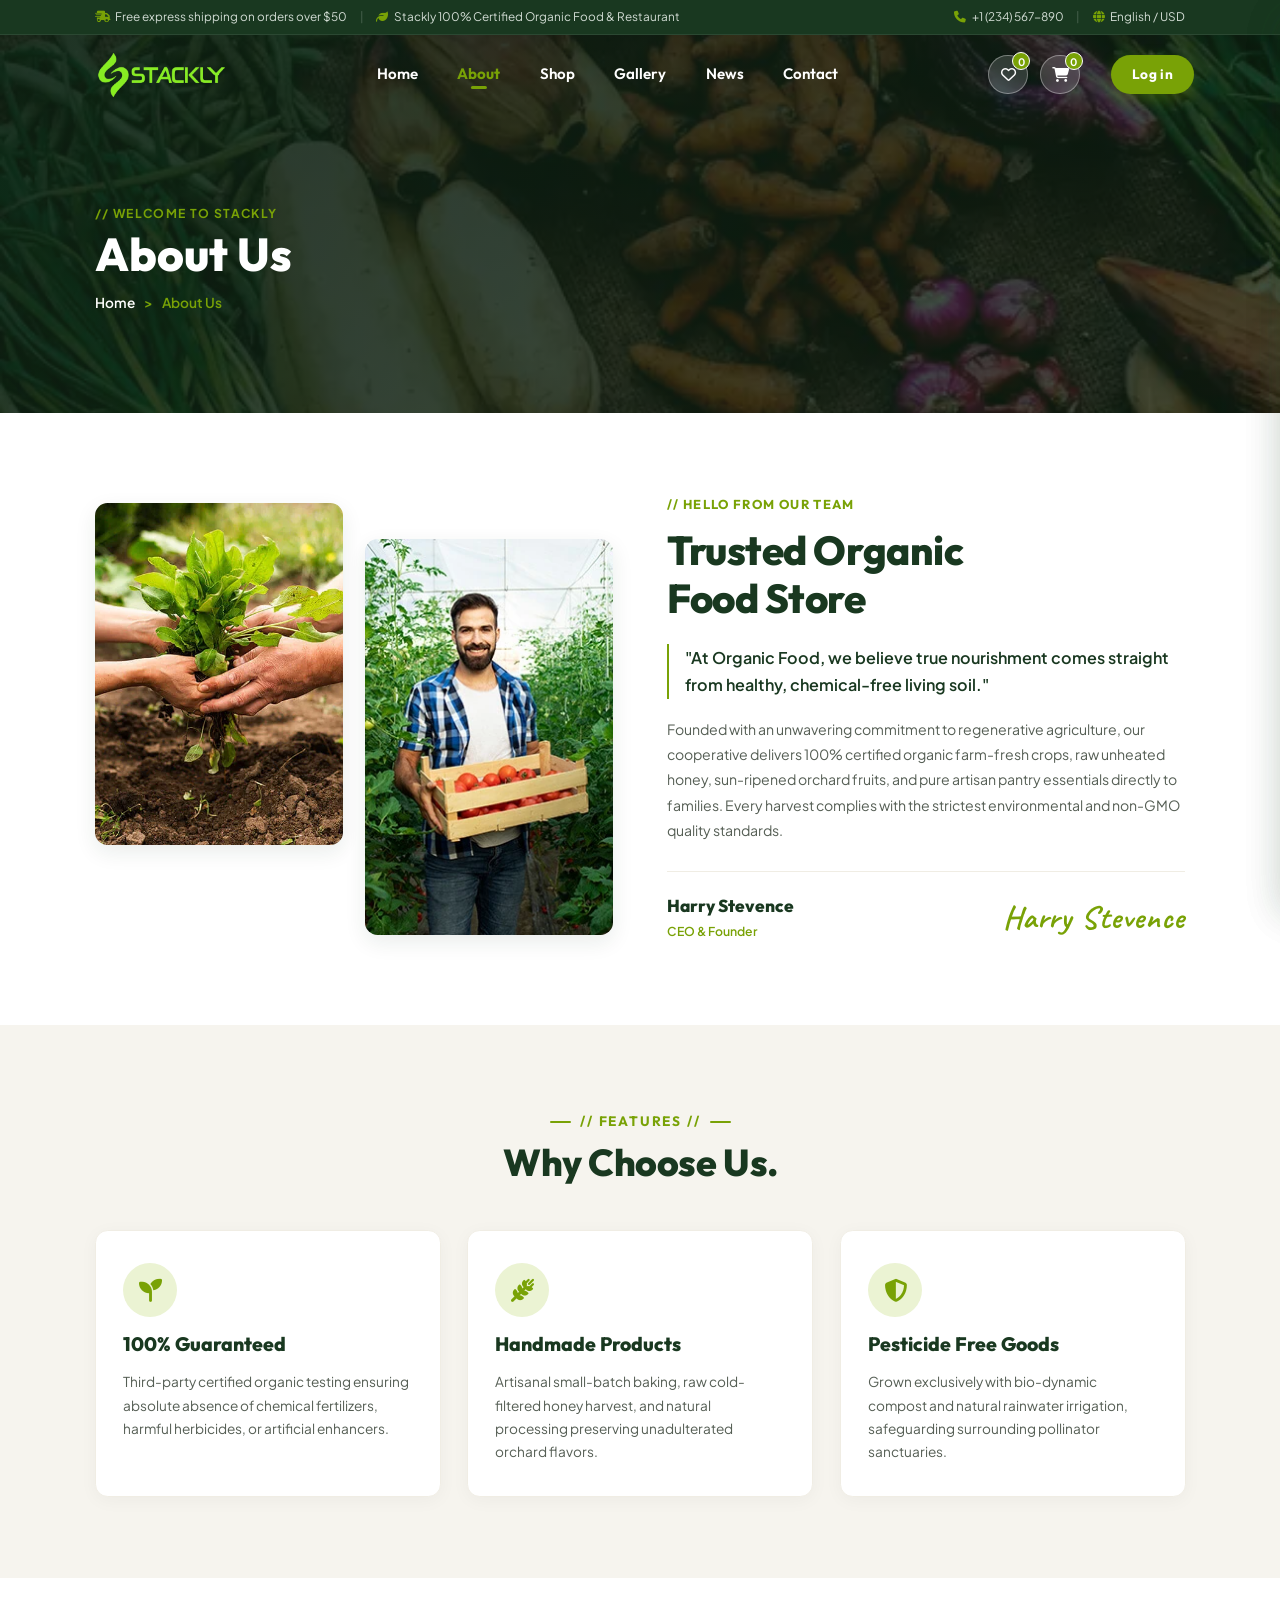
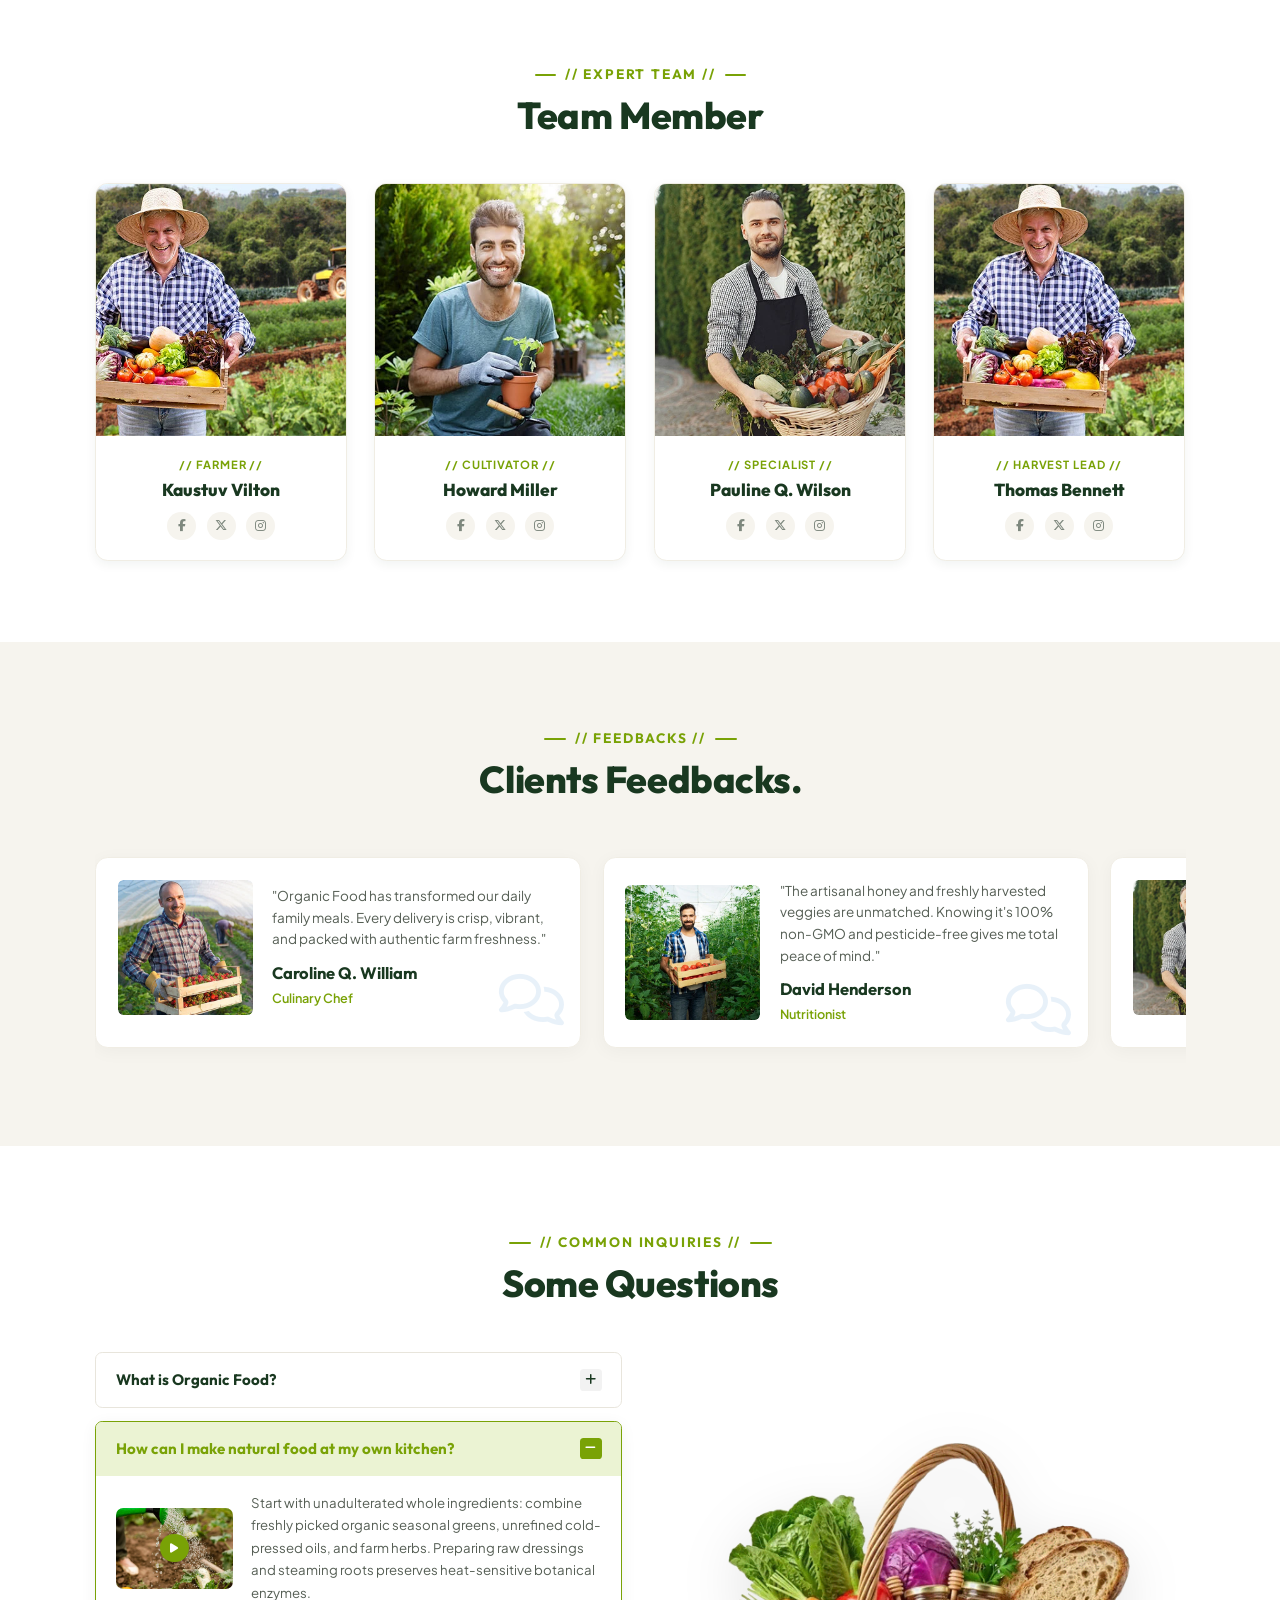
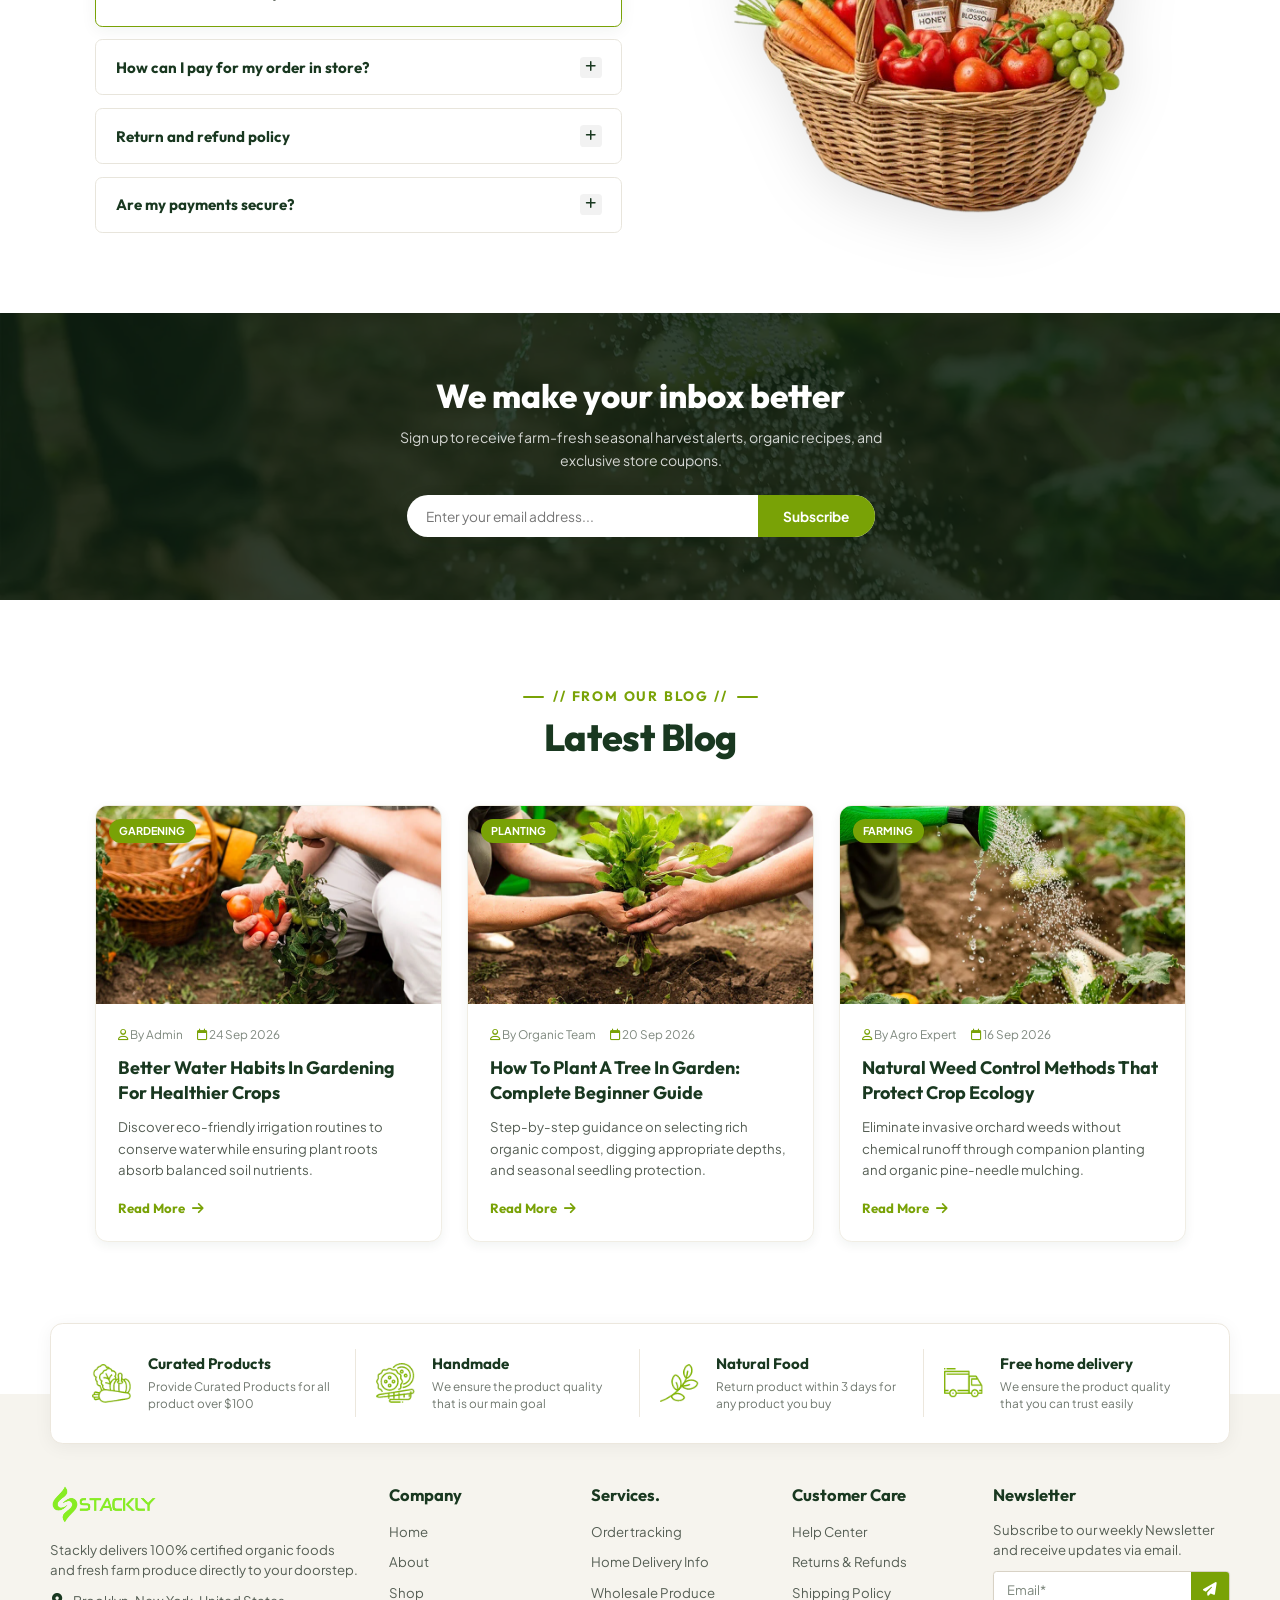
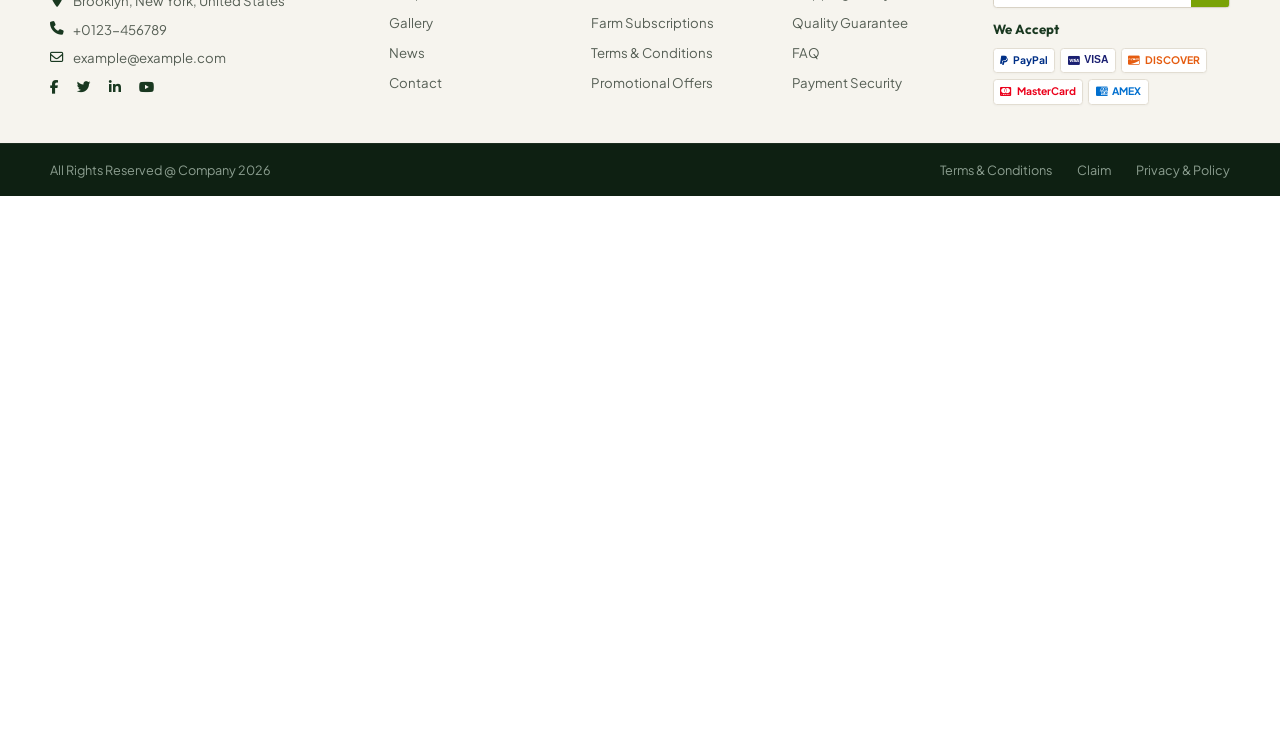
<file: about.html>
<!DOCTYPE html>
<html lang="en">
<head>
  <meta charset="UTF-8">
  <meta name="viewport" content="width=device-width, initial-scale=1.0">
  <title>About Us - Stackly Organic Food & Restaurant</title>
  <meta name="description" content="Discover our journey, mission, sustainable farming practices, and expert team at Stackly Organic Food & Restaurant.">

<link rel="icon" type="image/webp" href="./assets/top-logo.webp">

<link rel="preconnect" href="https://fonts.googleapis.com">
  <link rel="preconnect" href="https://fonts.gstatic.com" crossorigin>
  <link href="https://fonts.googleapis.com/css2?family=Caveat:wght@600;700&family=Outfit:wght@400;500;600;700;800&family=Plus+Jakarta+Sans:wght@300;400;500;600;700;800&display=swap" rel="stylesheet">

<link rel="stylesheet" href="https://cdnjs.cloudflare.com/ajax/libs/font-awesome/6.5.1/css/all.min.css" integrity="sha512-DTOQO9RWCH3ppGqcWaEA1BIZOC6xxalwEsw9c2QQeAIftl+Vegovlnee1c9QX4TctnWMn13TZye+giMm8e2LwA==" crossorigin="anonymous" referrerpolicy="no-referrer">

<link rel="stylesheet" href="style.css">

</head>
<body>

<div id="stackly-preloader" class="stackly-preloader">
    <div class="preloader-bg-glow"></div>
    <div class="preloader-floating-leaves">
      <i class="fa-solid fa-leaf leaf-1"></i>
      <i class="fa-solid fa-seedling leaf-2"></i>
      <i class="fa-solid fa-leaf leaf-3"></i>
      <i class="fa-solid fa-carrot leaf-4"></i>
      <i class="fa-solid fa-apple-whole leaf-5"></i>
    </div>
    <div class="preloader-content">
      <div class="preloader-icon-wrapper">
        <div class="preloader-orbit-ring ring-outer"></div>
        <div class="preloader-orbit-ring ring-inner"></div>
        <div class="preloader-logo-box">
          <img src="./assets/logo.webp" alt="Stackly Organic Food" class="preloader-logo">
        </div>
        <div class="preloader-sprout-pulse" title="100% Organic">
          <i class="fa-solid fa-leaf"></i>
        </div>
      </div>
      <div class="preloader-brand-title">
        <span class="brand-name">Stackly</span>
        <span class="brand-tag">100% FRESH & ORGANIC</span>
      </div>
      <div class="preloader-progress-container">
        <div class="preloader-progress-bar">
          <div class="preloader-progress-fill" id="preloaderProgressFill"></div>
        </div>
        <div class="preloader-status-row">
          <span class="preloader-status-text" id="preloaderStatusText">Harvesting fresh goodness...</span>
          <span class="preloader-percent" id="preloaderPercent">0%</span>
        </div>
      </div>
    </div>
  </div>

<div class="toast-container" id="toastContainer" aria-live="polite"></div>

<button class="back-to-top" id="backToTopBtn" aria-label="Back to top">
    <i class="fa-solid fa-arrow-up"></i>
  </button>

<header class="header-area header-inner" id="siteHeader">

<div class="top-bar">
      <div class="container top-bar-container">
        <div class="top-bar-left">
          <span class="top-info"><i class="fa-solid fa-truck-fast"></i> Free express shipping on orders over $50</span>
          <span class="top-divider">|</span>
          <span class="top-info"><i class="fa-solid fa-leaf"></i> Stackly 100% Certified Organic Food & Restaurant</span>
        </div>
        <div class="top-bar-right">
          <a href="404.html" class="top-link"><i class="fa-solid fa-phone"></i> +1 (234) 567-890</a>
          <span class="top-divider">|</span>
          <span class="top-currency"><i class="fa-solid fa-globe"></i> English / USD</span>
        </div>
      </div>
    </div>

<nav class="navbar" id="navbar">
      <div class="container nav-container">

<a href="index.html" class="nav-brand" aria-label="Stackly Home">
          <img src="./assets/logo.webp" alt="Stackly Organic Food & Restaurant Logo" class="brand-logo">
        </a>

<ul class="nav-menu" id="navMenu">
          <li class="nav-item">
            <a href="index.html" class="nav-link">Home</a>
          </li>
          <li class="nav-item">
            <a href="about.html" class="nav-link active">About</a>
          </li>
          <li class="nav-item">
            <a href="shop.html" class="nav-link">Shop</a>
          </li>
          <li class="nav-item">
            <a href="gallery.html" class="nav-link">Gallery</a>
          </li>
          <li class="nav-item">
            <a href="news.html" class="nav-link">News</a>
          </li>
          <li class="nav-item">
            <a href="contact.html" class="nav-link">Contact</a>
          </li>
        </ul>

<div class="nav-actions">

<button class="action-btn" id="wishlistToggleBtn" aria-label="View Wishlist" title="Wishlist">
            <i class="fa-regular fa-heart"></i>
            <span class="badge-count wishlist-count">0</span>
          </button>

<button class="action-btn cart-btn" id="cartToggleBtn" aria-label="Open Shopping Cart" title="Cart">
            <i class="fa-solid fa-cart-shopping"></i>
            <span class="badge-count cart-count">0</span>
          </button>

<a href="login.html" class="btn btn-primary nav-login-btn">Log in</a>

<button class="hamburger-btn" id="mobileMenuBtn" aria-label="Toggle mobile menu">
            <span></span>
            <span></span>
            <span></span>
          </button>
        </div>

</div>
    </nav>
  </header>

<div class="mobile-drawer-overlay" id="drawerOverlay"></div>
  <aside class="mobile-drawer" id="mobileDrawer">
    <div class="drawer-header">
      <a href="index.html" aria-label="Stackly Home">
        <img src="./assets/logo.webp" alt="Organic Food" class="drawer-logo">
      </a>
      <button class="drawer-close-btn" id="drawerCloseBtn" aria-label="Close menu">&times;</button>
    </div>
    <ul class="mobile-menu-links">
      <li><a href="index.html">Home</a></li>
      <li><a href="about.html" class="active">About</a></li>
      <li><a href="shop.html">Shop</a></li>
      <li><a href="gallery.html">Gallery</a></li>
      <li><a href="news.html">News</a></li>
      <li><a href="contact.html">Contact</a></li>
    </ul>
    <div class="drawer-footer">
      <a href="login.html" class="btn btn-primary w-100 mb-3">Log in</a>
      <div class="drawer-contact-info">
        <p><i class="fa-solid fa-phone"></i> +1 (234) 567-890</p>
        <p><i class="fa-solid fa-envelope"></i> info@stackly.com</p>
      </div>
    </div>
  </aside>

<aside class="cart-drawer" id="cartDrawer" aria-label="Mini Cart">
    <div class="cart-drawer-header">
      <h3>My Cart (<span id="cartDrawerCount">0</span>)</h3>
      <button class="cart-close-btn" id="cartCloseBtn" aria-label="Close Cart">&times;</button>
    </div>

<div class="cart-shipping-notice">
      <div class="shipping-text">
        <i class="fa-solid fa-truck"></i>
        <span id="shippingNoticeText">Add <strong>$50.00</strong> to unlock <strong>FREE Shipping!</strong></span>
      </div>
      <div class="shipping-progress-track">
        <div class="shipping-progress-fill" style="width: 0%;"></div>
      </div>
    </div>

<div class="cart-items-container" id="cartItemsList">
      <div class="cart-empty-message" style="text-align: center; padding: 50px 15px; color: var(--color-text-muted);">
        <i class="fa-solid fa-basket-shopping" style="font-size: 3.2rem; color: var(--color-border); margin-bottom: 14px; display: block;"></i>
        <p style="font-weight: 700; font-size: 1.15rem; color: var(--color-dark); margin-bottom: 6px;">Your cart is currently empty</p>
        <p style="font-size: 0.92rem;">Discover our fresh farm-picked organic foods!</p>
      </div>
    </div>

<div class="cart-drawer-footer">
      <div class="cart-subtotal-row">
        <span>Subtotal:</span>
        <span class="cart-subtotal-val" id="cartSubtotalAmount">$0.00</span>
      </div>
      <div class="cart-actions-row">
        <a href="shop.html" class="btn btn-secondary w-100" id="viewCartBtn">View Shop</a>
        <button class="btn btn-dark w-100" id="checkoutBtn" onclick="window.location.href='404.html'">Checkout Now</button>
      </div>
    </div>
  </aside>

<aside class="cart-drawer wishlist-drawer" id="wishlistDrawer" aria-label="Wishlist Drawer">
    <div class="cart-drawer-header">
      <h3>My Wishlist (<span id="wishlistDrawerCount">0</span>)</h3>
      <button class="cart-close-btn" id="wishlistCloseBtn" aria-label="Close Wishlist">&times;</button>
    </div>

<div class="cart-items-container" id="wishlistItemsList">
      <div class="wishlist-empty-state" style="text-align: center; padding: 50px 15px; color: var(--color-text-muted);">
        <i class="fa-regular fa-heart" style="font-size: 3.2rem; color: var(--color-border); margin-bottom: 14px; display: block;"></i>
        <p style="font-weight: 700; font-size: 1.15rem; color: var(--color-dark); margin-bottom: 6px;">Your Wishlist is Empty</p>
        <p style="font-size: 0.92rem;">Explore products and tap the heart icon to save favorites!</p>
      </div>
    </div>

<div class="cart-drawer-footer">
      <div class="cart-actions-row">
        <a href="shop.html" class="btn btn-secondary w-100" id="closeWishlistBtn">Explore Shop</a>
        <button class="btn btn-primary w-100" id="addAllWishlistToCartBtn">Add All To Cart</button>
      </div>
    </div>
  </aside>

<div class="video-modal" id="videoModal">
    <div class="video-modal-backdrop" id="videoModalBackdrop"></div>
    <div class="video-modal-box">
      <button class="video-close-btn" id="videoCloseBtn" aria-label="Close Video" title="Close Video">
        <i class="fa-solid fa-xmark"></i>
      </button>
      <div class="video-frame-container">
        <video id="storyVideoPlayer" controls playsinline preload="metadata" muted>
          <source src="./assets/story.mp4" type="video/mp4">
          Your browser does not support HTML5 video.
        </video>
      </div>
    </div>
  </div>

<section class="page-banner" style="background-image: url('./assets/289c82b597f7b8b876eb37b920c0e9d4f4b0976e.webp');">
    <div class="page-banner-overlay"></div>
    <div class="container page-banner-container">
      <div class="page-banner-content" data-aos="fade-right">
        <span class="page-banner-tag">// WELCOME TO STACKLY</span>
        <h1 class="page-banner-title">About Us</h1>
        <div class="page-breadcrumb">
          <a href="index.html">Home</a>
          <span class="divider">></span>
          <span class="current">About Us</span>
        </div>
      </div>
    </div>
  </section>

<section class="about-story-section">
    <div class="container">
      <div class="about-story-grid">

<div class="about-images-wrap" data-aos="fade-right">
          <div class="about-img-left">
            <img src="./assets/e10cf1f578904acfc31ba15d0055d690ba98fdb3.webp" alt="Planting organic seedlings in living soil">
          </div>
          <div class="about-img-right">
            <img src="./assets/392cde6e8251df9786c8e5772ef56301a664c2c0.webp" alt="Organic food specialist presenting fresh harvest">
          </div>
        </div>

<div class="about-story-content" data-aos="fade-left">
          <span class="section-subtitle">// HELLO FROM OUR TEAM</span>
          <h2 class="section-heading">Trusted Organic<br>Food Store</h2>
          <p class="about-lead-quote">
            "At Organic Food, we believe true nourishment comes straight from healthy, chemical-free living soil."
          </p>
          <p class="about-body-text">
            Founded with an unwavering commitment to regenerative agriculture, our cooperative delivers 100% certified organic farm-fresh crops, raw unheated honey, sun-ripened orchard fruits, and pure artisan pantry essentials directly to families. Every harvest complies with the strictest environmental and non-GMO quality standards.
          </p>

<div class="about-founder-block">
            <div class="founder-info">
              <h4>Harry Stevence</h4>
              <span>CEO & Founder</span>
            </div>
            <div class="founder-signature">
              Harry Stevence
            </div>
          </div>
        </div>

</div>
    </div>
  </section>

<section class="why-choose-section">
    <div class="container">

<div class="section-title-wrap text-center" data-aos="fade-up">
        <span class="section-subtitle">
          <span class="sub-dash"></span> // FEATURES // <span class="sub-dash"></span>
        </span>
        <h2 class="section-heading">Why Choose Us.</h2>
      </div>

<div class="why-choose-grid">

<div class="why-card" data-aos="fade-up" data-delay="50">
          <div class="why-card-icon">
            <i class="fa-solid fa-seedling"></i>
          </div>
          <h3 class="why-card-title">100% Guaranteed</h3>
          <p class="why-card-text">
            Third-party certified organic testing ensuring absolute absence of chemical fertilizers, harmful herbicides, or artificial enhancers.
          </p>
        </div>

<div class="why-card" data-aos="fade-up" data-delay="150">
          <div class="why-card-icon">
            <i class="fa-solid fa-wheat-awn"></i>
          </div>
          <h3 class="why-card-title">Handmade Products</h3>
          <p class="why-card-text">
            Artisanal small-batch baking, raw cold-filtered honey harvest, and natural processing preserving unadulterated orchard flavors.
          </p>
        </div>

<div class="why-card" data-aos="fade-up" data-delay="250">
          <div class="why-card-icon">
            <i class="fa-solid fa-shield-halved"></i>
          </div>
          <h3 class="why-card-title">Pesticide Free Goods</h3>
          <p class="why-card-text">
            Grown exclusively with bio-dynamic compost and natural rainwater irrigation, safeguarding surrounding pollinator sanctuaries.
          </p>
        </div>

</div>

</div>
  </section>

<section class="team-section">
    <div class="container">

<div class="section-title-wrap text-center" data-aos="fade-up">
        <span class="section-subtitle">
          <span class="sub-dash"></span> // EXPERT TEAM // <span class="sub-dash"></span>
        </span>
        <h2 class="section-heading">Team Member</h2>
      </div>

<div class="team-grid">

<div class="team-card" data-aos="fade-up" data-delay="50">
          <div class="team-img-box">
            <img src="./assets/b1145d4f803f726db605a05253da82b3ad60de15.webp" alt="Kaustuv Vilton">
          </div>
          <div class="team-body">
            <span class="team-role">// FARMER //</span>
            <h3 class="team-name">Kaustuv Vilton</h3>
            <div class="team-socials">
              <a href="404.html" class="team-social-link" aria-label="Facebook"><i class="fa-brands fa-facebook-f"></i></a>
              <a href="404.html" class="team-social-link" aria-label="Twitter"><i class="fa-brands fa-x-twitter"></i></a>
              <a href="404.html" class="team-social-link" aria-label="Instagram"><i class="fa-brands fa-instagram"></i></a>
            </div>
          </div>
        </div>

<div class="team-card" data-aos="fade-up" data-delay="100">
          <div class="team-img-box">
            <img src="./assets/b92a602477637369f86b525ae65f768855b4cc25.webp" alt="Howard Miller">
          </div>
          <div class="team-body">
            <span class="team-role">// CULTIVATOR //</span>
            <h3 class="team-name">Howard Miller</h3>
            <div class="team-socials">
              <a href="404.html" class="team-social-link" aria-label="Facebook"><i class="fa-brands fa-facebook-f"></i></a>
              <a href="404.html" class="team-social-link" aria-label="Twitter"><i class="fa-brands fa-x-twitter"></i></a>
              <a href="404.html" class="team-social-link" aria-label="Instagram"><i class="fa-brands fa-instagram"></i></a>
            </div>
          </div>
        </div>

<div class="team-card" data-aos="fade-up" data-delay="150">
          <div class="team-img-box">
            <img src="./assets/3a2893237814bfc52fc8996e68a6adf693229854.webp" alt="Pauline Q. Wilson">
          </div>
          <div class="team-body">
            <span class="team-role">// SPECIALIST //</span>
            <h3 class="team-name">Pauline Q. Wilson</h3>
            <div class="team-socials">
              <a href="404.html" class="team-social-link" aria-label="Facebook"><i class="fa-brands fa-facebook-f"></i></a>
              <a href="404.html" class="team-social-link" aria-label="Twitter"><i class="fa-brands fa-x-twitter"></i></a>
              <a href="404.html" class="team-social-link" aria-label="Instagram"><i class="fa-brands fa-instagram"></i></a>
            </div>
          </div>
        </div>

<div class="team-card" data-aos="fade-up" data-delay="200">
          <div class="team-img-box">
            <img src="./assets/59efc846d4e04704c41f500e628fba794529f1ae.webp" alt="Thomas Bennett">
          </div>
          <div class="team-body">
            <span class="team-role">// HARVEST LEAD //</span>
            <h3 class="team-name">Thomas Bennett</h3>
            <div class="team-socials">
              <a href="404.html" class="team-social-link" aria-label="Facebook"><i class="fa-brands fa-facebook-f"></i></a>
              <a href="404.html" class="team-social-link" aria-label="Twitter"><i class="fa-brands fa-x-twitter"></i></a>
              <a href="404.html" class="team-social-link" aria-label="Instagram"><i class="fa-brands fa-instagram"></i></a>
            </div>
          </div>
        </div>

</div>

</div>
  </section>

<section class="testimonials-section section-padding bg-cream" id="testimonials">
    <div class="container">

<div class="section-title-wrap text-center" data-aos="fade-up">
        <span class="section-subtitle">
          <span class="sub-dash"></span> // FEEDBACKS // <span class="sub-dash"></span>
        </span>
        <h2 class="section-heading">Clients Feedbacks.</h2>
      </div>

<div class="testimonial-carousel-wrap" data-aos="fade-up" data-delay="100">
        <div class="testimonial-track" id="testimonialTrack">

<div class="marquee-group">

<div class="testimonial-card">
                <div class="testimonial-card-inner">
                  <div class="client-avatar-box">
                    <img src="./assets/0cf1237c935a51a127dcbb0dbb3551b4e4e0b6d1.webp" alt="Caroline Q. William" class="client-avatar">
                  </div>
                  <div class="client-quote-content">
                    <p class="quote-text">
                      "Organic Food has transformed our daily family meals. Every delivery is crisp, vibrant, and packed with authentic farm freshness."
                    </p>
                    <div class="client-rating">
                      <i class="fa-solid fa-star"></i><i class="fa-solid fa-star"></i><i class="fa-solid fa-star"></i><i class="fa-solid fa-star"></i><i class="fa-solid fa-star"></i>
                    </div>
                    <h4 class="client-name">Caroline Q. William</h4>
                    <span class="client-role">Culinary Chef</span>
                  </div>
                  <div class="quote-watermark"><i class="fa-regular fa-comments"></i></div>
                </div>
              </div>

<div class="testimonial-card">
                <div class="testimonial-card-inner">
                  <div class="client-avatar-box">
                    <img src="./assets/392cde6e8251df9786c8e5772ef56301a664c2c0.webp" alt="David Henderson" class="client-avatar">
                  </div>
                  <div class="client-quote-content">
                    <p class="quote-text">
                      "The artisanal honey and freshly harvested veggies are unmatched. Knowing it's 100% non-GMO and pesticide-free gives me total peace of mind."
                    </p>
                    <div class="client-rating">
                      <i class="fa-solid fa-star"></i><i class="fa-solid fa-star"></i><i class="fa-solid fa-star"></i><i class="fa-solid fa-star"></i><i class="fa-solid fa-star"></i>
                    </div>
                    <h4 class="client-name">David Henderson</h4>
                    <span class="client-role">Nutritionist</span>
                  </div>
                  <div class="quote-watermark"><i class="fa-regular fa-comments"></i></div>
                </div>
              </div>

<div class="testimonial-card">
                <div class="testimonial-card-inner">
                  <div class="client-avatar-box">
                    <img src="./assets/3a2893237814bfc52fc8996e68a6adf693229854.webp" alt="Sophia Anderson" class="client-avatar">
                  </div>
                  <div class="client-quote-content">
                    <p class="quote-text">
                      "Speedy doorstep dispatch and sustainable packaging. Truly the gold standard for pure organic groceries in modern wellness living."
                    </p>
                    <div class="client-rating">
                      <i class="fa-solid fa-star"></i><i class="fa-solid fa-star"></i><i class="fa-solid fa-star"></i><i class="fa-solid fa-star"></i><i class="fa-solid fa-star"></i>
                    </div>
                    <h4 class="client-name">Sophia Anderson</h4>
                    <span class="client-role">Wellness Coach</span>
                  </div>
                  <div class="quote-watermark"><i class="fa-regular fa-comments"></i></div>
                </div>
              </div>

<div class="testimonial-card">
                <div class="testimonial-card-inner">
                  <div class="client-avatar-box">
                    <img src="./assets/59efc846d4e04704c41f500e628fba794529f1ae.webp" alt="Thomas Miller" class="client-avatar">
                  </div>
                  <div class="client-quote-content">
                    <p class="quote-text">
                      "As an agriculturist, I can attest to the genuine quality of their soil and farming standards. Truly ethical and harvested with deep passion."
                    </p>
                    <div class="client-rating">
                      <i class="fa-solid fa-star"></i><i class="fa-solid fa-star"></i><i class="fa-solid fa-star"></i><i class="fa-solid fa-star"></i><i class="fa-solid fa-star"></i>
                    </div>
                    <h4 class="client-name">Thomas Miller</h4>
                    <span class="client-role">Agricultural Expert</span>
                  </div>
                  <div class="quote-watermark"><i class="fa-regular fa-comments"></i></div>
                </div>
              </div>

<div class="testimonial-card">
                <div class="testimonial-card-inner">
                  <div class="client-avatar-box">
                    <img src="./assets/b92a602477637369f86b525ae65f768855b4cc25.webp" alt="Lucas Bennett" class="client-avatar">
                  </div>
                  <div class="client-quote-content">
                    <p class="quote-text">
                      "Incredible customer care and consistent seasonal produce across all orders. Their digital shopping process is delightfully seamless."
                    </p>
                    <div class="client-rating">
                      <i class="fa-solid fa-star"></i><i class="fa-solid fa-star"></i><i class="fa-solid fa-star"></i><i class="fa-solid fa-star"></i><i class="fa-solid fa-star"></i>
                    </div>
                    <h4 class="client-name">Lucas Bennett</h4>
                    <span class="client-role">Loyal Customer</span>
                  </div>
                  <div class="quote-watermark"><i class="fa-regular fa-comments"></i></div>
                </div>
              </div>
            </div>

<div class="marquee-group" aria-hidden="true">

<div class="testimonial-card">
                <div class="testimonial-card-inner">
                  <div class="client-avatar-box">
                    <img src="./assets/0cf1237c935a51a127dcbb0dbb3551b4e4e0b6d1.webp" alt="Caroline Q. William" class="client-avatar">
                  </div>
                  <div class="client-quote-content">
                    <p class="quote-text">
                      "Organic Food has transformed our daily family meals. Every delivery is crisp, vibrant, and packed with authentic farm freshness."
                    </p>
                    <div class="client-rating">
                      <i class="fa-solid fa-star"></i><i class="fa-solid fa-star"></i><i class="fa-solid fa-star"></i><i class="fa-solid fa-star"></i><i class="fa-solid fa-star"></i>
                    </div>
                    <h4 class="client-name">Caroline Q. William</h4>
                    <span class="client-role">Culinary Chef</span>
                  </div>
                  <div class="quote-watermark"><i class="fa-regular fa-comments"></i></div>
                </div>
              </div>

<div class="testimonial-card">
                <div class="testimonial-card-inner">
                  <div class="client-avatar-box">
                    <img src="./assets/392cde6e8251df9786c8e5772ef56301a664c2c0.webp" alt="David Henderson" class="client-avatar">
                  </div>
                  <div class="client-quote-content">
                    <p class="quote-text">
                      "The artisanal honey and freshly harvested veggies are unmatched. Knowing it's 100% non-GMO and pesticide-free gives me total peace of mind."
                    </p>
                    <div class="client-rating">
                      <i class="fa-solid fa-star"></i><i class="fa-solid fa-star"></i><i class="fa-solid fa-star"></i><i class="fa-solid fa-star"></i><i class="fa-solid fa-star"></i>
                    </div>
                    <h4 class="client-name">David Henderson</h4>
                    <span class="client-role">Nutritionist</span>
                  </div>
                  <div class="quote-watermark"><i class="fa-regular fa-comments"></i></div>
                </div>
              </div>

<div class="testimonial-card">
                <div class="testimonial-card-inner">
                  <div class="client-avatar-box">
                    <img src="./assets/3a2893237814bfc52fc8996e68a6adf693229854.webp" alt="Sophia Anderson" class="client-avatar">
                  </div>
                  <div class="client-quote-content">
                    <p class="quote-text">
                      "Speedy doorstep dispatch and sustainable packaging. Truly the gold standard for pure organic groceries in modern wellness living."
                    </p>
                    <div class="client-rating">
                      <i class="fa-solid fa-star"></i><i class="fa-solid fa-star"></i><i class="fa-solid fa-star"></i><i class="fa-solid fa-star"></i><i class="fa-solid fa-star"></i>
                    </div>
                    <h4 class="client-name">Sophia Anderson</h4>
                    <span class="client-role">Wellness Coach</span>
                  </div>
                  <div class="quote-watermark"><i class="fa-regular fa-comments"></i></div>
                </div>
              </div>

<div class="testimonial-card">
                <div class="testimonial-card-inner">
                  <div class="client-avatar-box">
                    <img src="./assets/59efc846d4e04704c41f500e628fba794529f1ae.webp" alt="Thomas Miller" class="client-avatar">
                  </div>
                  <div class="client-quote-content">
                    <p class="quote-text">
                      "As an agriculturist, I can attest to the genuine quality of their soil and farming standards. Truly ethical and harvested with deep passion."
                    </p>
                    <div class="client-rating">
                      <i class="fa-solid fa-star"></i><i class="fa-solid fa-star"></i><i class="fa-solid fa-star"></i><i class="fa-solid fa-star"></i><i class="fa-solid fa-star"></i>
                    </div>
                    <h4 class="client-name">Thomas Miller</h4>
                    <span class="client-role">Agricultural Expert</span>
                  </div>
                  <div class="quote-watermark"><i class="fa-regular fa-comments"></i></div>
                </div>
              </div>

<div class="testimonial-card">
                <div class="testimonial-card-inner">
                  <div class="client-avatar-box">
                    <img src="./assets/b92a602477637369f86b525ae65f768855b4cc25.webp" alt="Lucas Bennett" class="client-avatar">
                  </div>
                  <div class="client-quote-content">
                    <p class="quote-text">
                      "Incredible customer care and consistent seasonal produce across all orders. Their digital shopping process is delightfully seamless."
                    </p>
                    <div class="client-rating">
                      <i class="fa-solid fa-star"></i><i class="fa-solid fa-star"></i><i class="fa-solid fa-star"></i><i class="fa-solid fa-star"></i><i class="fa-solid fa-star"></i>
                    </div>
                    <h4 class="client-name">Lucas Bennett</h4>
                    <span class="client-role">Loyal Customer</span>
                  </div>
                  <div class="quote-watermark"><i class="fa-regular fa-comments"></i></div>
                </div>
              </div>
            </div>

</div>
      </div>

</div>
  </section>

<section class="faq-section">
    <div class="container">

<div class="section-title-wrap text-center" data-aos="fade-up">
        <span class="section-subtitle">
          <span class="sub-dash"></span> // COMMON INQUIRIES // <span class="sub-dash"></span>
        </span>
        <h2 class="section-heading">Some Questions</h2>
      </div>

<div class="faq-grid">

<div class="accordion-list" id="faqAccordion" data-aos="fade-right">

<div class="accordion-item">
            <button class="accordion-header" type="button" aria-expanded="false">
              <span>What is Organic Food?</span>
              <span class="accordion-icon"><i class="fa-solid fa-plus"></i></span>
            </button>
            <div class="accordion-body">
              <p class="accordion-desc">
                Organic food is cultivated without synthetic pesticides, petroleum-based fertilizers, bio-engineering, or ionizing radiation. Animals raised for organic meat, eggs, and dairy receive zero antibiotics or synthetic hormones.
              </p>
            </div>
          </div>

<div class="accordion-item active">
            <button class="accordion-header" type="button" aria-expanded="true">
              <span>How can I make natural food at my own kitchen?</span>
              <span class="accordion-icon"><i class="fa-solid fa-minus"></i></span>
            </button>
            <div class="accordion-body">
              <div class="accordion-content-flex">
                <div class="accordion-video-thumb" id="faqVideoPlayTrigger" title="Watch kitchen preparation video">
                  <img src="./assets/f945d70ed4463840a1d174c646cda5d73ba149a1.webp" alt="Video preview thumbnail">
                  <span class="accordion-video-play"><i class="fa-solid fa-play"></i></span>
                </div>
                <p class="accordion-desc">
                  Start with unadulterated whole ingredients: combine freshly picked organic seasonal greens, unrefined cold-pressed oils, and farm herbs. Preparing raw dressings and steaming roots preserves heat-sensitive botanical enzymes.
                </p>
              </div>
            </div>
          </div>

<div class="accordion-item">
            <button class="accordion-header" type="button" aria-expanded="false">
              <span>How can I pay for my order in store?</span>
              <span class="accordion-icon"><i class="fa-solid fa-plus"></i></span>
            </button>
            <div class="accordion-body">
              <p class="accordion-desc">
                We accept all major credit and debit cards (Visa, MasterCard, Amex, Discover), Apple Pay, Google Pay, PayPal, and verified contactless mobile payments with encrypted 256-bit checkout security.
              </p>
            </div>
          </div>

<div class="accordion-item">
            <button class="accordion-header" type="button" aria-expanded="false">
              <span>Return and refund policy</span>
              <span class="accordion-icon"><i class="fa-solid fa-plus"></i></span>
            </button>
            <div class="accordion-body">
              <p class="accordion-desc">
                If you are unsatisfied with the quality or freshness of any perishable item, contact us within 48 hours of doorstep delivery for a no-hassle immediate replacement or full card refund.
              </p>
            </div>
          </div>

<div class="accordion-item">
            <button class="accordion-header" type="button" aria-expanded="false">
              <span>Are my payments secure?</span>
              <span class="accordion-icon"><i class="fa-solid fa-plus"></i></span>
            </button>
            <div class="accordion-body">
              <p class="accordion-desc">
                Yes. All digital transactions are tokenized and protected through strict PCI-DSS compliant payment gateways with automated fraud prevention and zero storage of raw card digits.
              </p>
            </div>
          </div>

</div>

<div class="faq-image-box" data-aos="fade-left">
          <img src="./assets/faq-harvest-basket.webp" alt="Fresh Organic Vegetables & Orchard Fruits Basket" class="faq-harvest-img">
        </div>

</div>

</div>
  </section>

<section class="inbox-banner-section" style="background-image: url('./assets/f945d70ed4463840a1d174c646cda5d73ba149a1.webp');">
    <div class="inbox-banner-overlay"></div>
    <div class="container inbox-banner-content" data-aos="fade-up">
      <h2 class="inbox-banner-title">We make your inbox better</h2>
      <p class="inbox-banner-desc">Sign up to receive farm-fresh seasonal harvest alerts, organic recipes, and exclusive store coupons.</p>

<form class="inbox-form" id="aboutNewsletterForm" action="404.html" method="get">
        <input type="email" name="email" class="inbox-input" placeholder="Enter your email address..." required aria-label="Email address">
        <button type="submit" class="inbox-btn">Subscribe</button>
      </form>
    </div>
  </section>

<section class="blog-section section-padding" id="blog">
    <div class="container">

<div class="section-title-wrap text-center" data-aos="fade-up">
        <span class="section-subtitle">
          <span class="sub-dash"></span> // FROM OUR BLOG // <span class="sub-dash"></span>
        </span>
        <h2 class="section-heading">Latest Blog</h2>
      </div>

<div class="blog-grid">

<article class="blog-card" data-aos="fade-up" data-delay="50">
          <div class="blog-img-box">
            <img src="./assets/59ace3c2f68395fc23cd6e50a728d13c4cb744e0.webp" alt="Better Water Habits In Gardening" class="blog-img">
            <span class="blog-category-badge">Gardening</span>
          </div>
          <div class="blog-body">
            <div class="blog-meta">
              <span><i class="fa-regular fa-user"></i> By Admin</span>
              <span><i class="fa-regular fa-calendar"></i> 24 Sep 2026</span>
            </div>
            <h3 class="blog-title">
              <a href="news.html">Better Water Habits In Gardening For Healthier Crops</a>
            </h3>
            <p class="blog-excerpt">
              Discover eco-friendly irrigation routines to conserve water while ensuring plant roots absorb balanced soil nutrients.
            </p>
            <a href="news.html" class="blog-link">
              <span>Read More</span>
              <i class="fa-solid fa-arrow-right"></i>
            </a>
          </div>
        </article>

<article class="blog-card" data-aos="fade-up" data-delay="150">
          <div class="blog-img-box">
            <img src="./assets/e10cf1f578904acfc31ba15d0055d690ba98fdb3.webp" alt="How To Plant A Tree In Garden" class="blog-img">
            <span class="blog-category-badge">Planting</span>
          </div>
          <div class="blog-body">
            <div class="blog-meta">
              <span><i class="fa-regular fa-user"></i> By Organic Team</span>
              <span><i class="fa-regular fa-calendar"></i> 20 Sep 2026</span>
            </div>
            <h3 class="blog-title">
              <a href="news.html">How To Plant A Tree In Garden: Complete Beginner Guide</a>
            </h3>
            <p class="blog-excerpt">
              Step-by-step guidance on selecting rich organic compost, digging appropriate depths, and seasonal seedling protection.
            </p>
            <a href="news.html" class="blog-link">
              <span>Read More</span>
              <i class="fa-solid fa-arrow-right"></i>
            </a>
          </div>
        </article>

<article class="blog-card" data-aos="fade-up" data-delay="250">
          <div class="blog-img-box">
            <img src="./assets/7973c9d58ffd5e2129e123755edb8a3136111ad9.webp" alt="Organic Weed Control Methods" class="blog-img">
            <span class="blog-category-badge">Farming</span>
          </div>
          <div class="blog-body">
            <div class="blog-meta">
              <span><i class="fa-regular fa-user"></i> By Agro Expert</span>
              <span><i class="fa-regular fa-calendar"></i> 16 Sep 2026</span>
            </div>
            <h3 class="blog-title">
              <a href="news.html">Natural Weed Control Methods That Protect Crop Ecology</a>
            </h3>
            <p class="blog-excerpt">
              Eliminate invasive orchard weeds without chemical runoff through companion planting and organic pine-needle mulching.
            </p>
            <a href="news.html" class="blog-link">
              <span>Read More</span>
              <i class="fa-solid fa-arrow-right"></i>
            </a>
          </div>
        </article>

</div>

</div>
  </section>

<section class="features-bar-section" data-aos="fade-up">
    <div class="container">
      <div class="features-bar-card">
        <div class="features-grid">

<div class="feature-item" data-aos="fade-up" data-delay="50">
            <div class="feature-icon-box">
              <img src="./assets/4415c7e226862246a8d600b7ab173fcc53d1ed32.webp" alt="Curated Products Icon" class="feature-icon-img">
            </div>
            <div class="feature-text">
              <h4 class="feature-title">Curated Products</h4>
              <p class="feature-sub">Provide Curated Products for all product over $100</p>
            </div>
          </div>

<div class="feature-item" data-aos="fade-up" data-delay="100">
            <div class="feature-icon-box">
              <img src="./assets/f8b26d35d6c4910b86ff56b27888cf0033d6e6d3.webp" alt="Handmade Icon" class="feature-icon-img">
            </div>
            <div class="feature-text">
              <h4 class="feature-title">Handmade</h4>
              <p class="feature-sub">We ensure the product quality that is our main goal</p>
            </div>
          </div>

<div class="feature-item" data-aos="fade-up" data-delay="150">
            <div class="feature-icon-box">
              <img src="./assets/e87d28baeef0352116b272077c8d9a2837d4f876.webp" alt="Natural Food Icon" class="feature-icon-img">
            </div>
            <div class="feature-text">
              <h4 class="feature-title">Natural Food</h4>
              <p class="feature-sub">Return product within 3 days for any product you buy</p>
            </div>
          </div>

<div class="feature-item" data-aos="fade-up" data-delay="200">
            <div class="feature-icon-box">
              <img src="./assets/613ffe9233406a58339e4c9bdb68a2bdde71ee42.webp" alt="Free home delivery Icon" class="feature-icon-img">
            </div>
            <div class="feature-text">
              <h4 class="feature-title">Free home delivery</h4>
              <p class="feature-sub">We ensure the product quality that you can trust easily</p>
            </div>
          </div>

</div>
      </div>
    </div>
  </section>

<footer class="footer-area bg-cream" id="contact">
    <div class="container footer-main">
      <div class="footer-grid">

<div class="footer-col col-brand" data-aos="fade-up" data-delay="50">
          <a href="index.html" class="footer-logo-link" aria-label="Stackly Home">
            <img src="./assets/logo.webp" alt="Stackly Organic Food & Restaurant Logo" class="footer-logo">
          </a>
          <p class="footer-about">
            Stackly delivers 100% certified organic foods and fresh farm produce directly to your doorstep.
          </p>
          <ul class="footer-contact-list">
            <li>
              <i class="fa-solid fa-location-dot"></i>
              <span>Brooklyn, New York, United States</span>
            </li>
            <li>
              <i class="fa-solid fa-phone"></i>
              <a href="404.html">+0123-456789</a>
            </li>
            <li>
              <i class="fa-regular fa-envelope"></i>
              <a href="404.html">example@example.com</a>
            </li>
          </ul>
          <div class="footer-social-row">
            <a href="404.html" aria-label="Facebook"><i class="fa-brands fa-facebook-f"></i></a>
            <a href="404.html" aria-label="Twitter"><i class="fa-brands fa-twitter"></i></a>
            <a href="404.html" aria-label="LinkedIn"><i class="fa-brands fa-linkedin-in"></i></a>
            <a href="404.html" aria-label="YouTube"><i class="fa-brands fa-youtube"></i></a>
          </div>
        </div>

<div class="footer-col col-company" data-aos="fade-up" data-delay="100">
          <h4 class="footer-col-title">Company</h4>
          <ul class="footer-links">
            <li><a href="index.html">Home</a></li>
            <li><a href="about.html">About</a></li>
            <li><a href="shop.html">Shop</a></li>
            <li><a href="gallery.html">Gallery</a></li>
            <li><a href="news.html">News</a></li>
            <li><a href="contact.html">Contact</a></li>
          </ul>
        </div>

<div class="footer-col col-services" data-aos="fade-up" data-delay="150">
          <h4 class="footer-col-title">Services.</h4>
          <ul class="footer-links">
            <li><a href="404.html">Order tracking</a></li>
            <li><a href="404.html">Home Delivery Info</a></li>
            <li><a href="404.html">Wholesale Produce</a></li>
            <li><a href="404.html">Farm Subscriptions</a></li>
            <li><a href="404.html">Terms & Conditions</a></li>
            <li><a href="404.html">Promotional Offers</a></li>
          </ul>
        </div>

<div class="footer-col col-care" data-aos="fade-up" data-delay="200">
          <h4 class="footer-col-title">Customer Care</h4>
          <ul class="footer-links">
            <li><a href="404.html">Help Center</a></li>
            <li><a href="404.html">Returns & Refunds</a></li>
            <li><a href="404.html">Shipping Policy</a></li>
            <li><a href="404.html">Quality Guarantee</a></li>
            <li><a href="404.html">FAQ</a></li>
            <li><a href="404.html">Payment Security</a></li>
          </ul>
        </div>

<div class="footer-col col-newsletter" data-aos="fade-up" data-delay="250">
          <h4 class="footer-col-title">Newsletter</h4>
          <p class="newsletter-desc">
            Subscribe to our weekly Newsletter and receive updates via email.
          </p>
          <form class="newsletter-form" id="newsletterForm" action="404.html" method="get">
            <div class="newsletter-input-box">
              <input type="email" id="newsletterEmail" name="email" placeholder="Email*" required>
              <button type="submit" class="newsletter-submit-btn" aria-label="Subscribe to newsletter">
                <i class="fa-solid fa-paper-plane"></i>
              </button>
            </div>
          </form>

<div class="we-accept-wrap">
            <span class="we-accept-title">We Accept</span>
            <div class="payment-accept-row">
              <span class="payment-logo paypal"><i class="fa-brands fa-paypal"></i> PayPal</span>
              <span class="payment-logo visa"><i class="fa-brands fa-cc-visa"></i> VISA</span>
              <span class="payment-logo discover"><i class="fa-brands fa-cc-discover"></i> DISCOVER</span>
              <span class="payment-logo mastercard"><i class="fa-brands fa-cc-mastercard"></i> MasterCard</span>
              <span class="payment-logo amex"><i class="fa-brands fa-cc-amex"></i> AMEX</span>
            </div>
          </div>
        </div>

</div>
    </div>

<div class="footer-bottom">
      <div class="container footer-bottom-container">
        <p class="copyright-text">
          All Rights Reserved @ Company 2026
        </p>
        <div class="footer-bottom-links">
          <a href="404.html">Terms & Conditions</a>
          <a href="404.html">Claim</a>
          <a href="404.html">Privacy & Policy</a>
        </div>
      </div>
    </div>
  </footer>

<script src="script.js"></script>
</body>
</html>
</file>
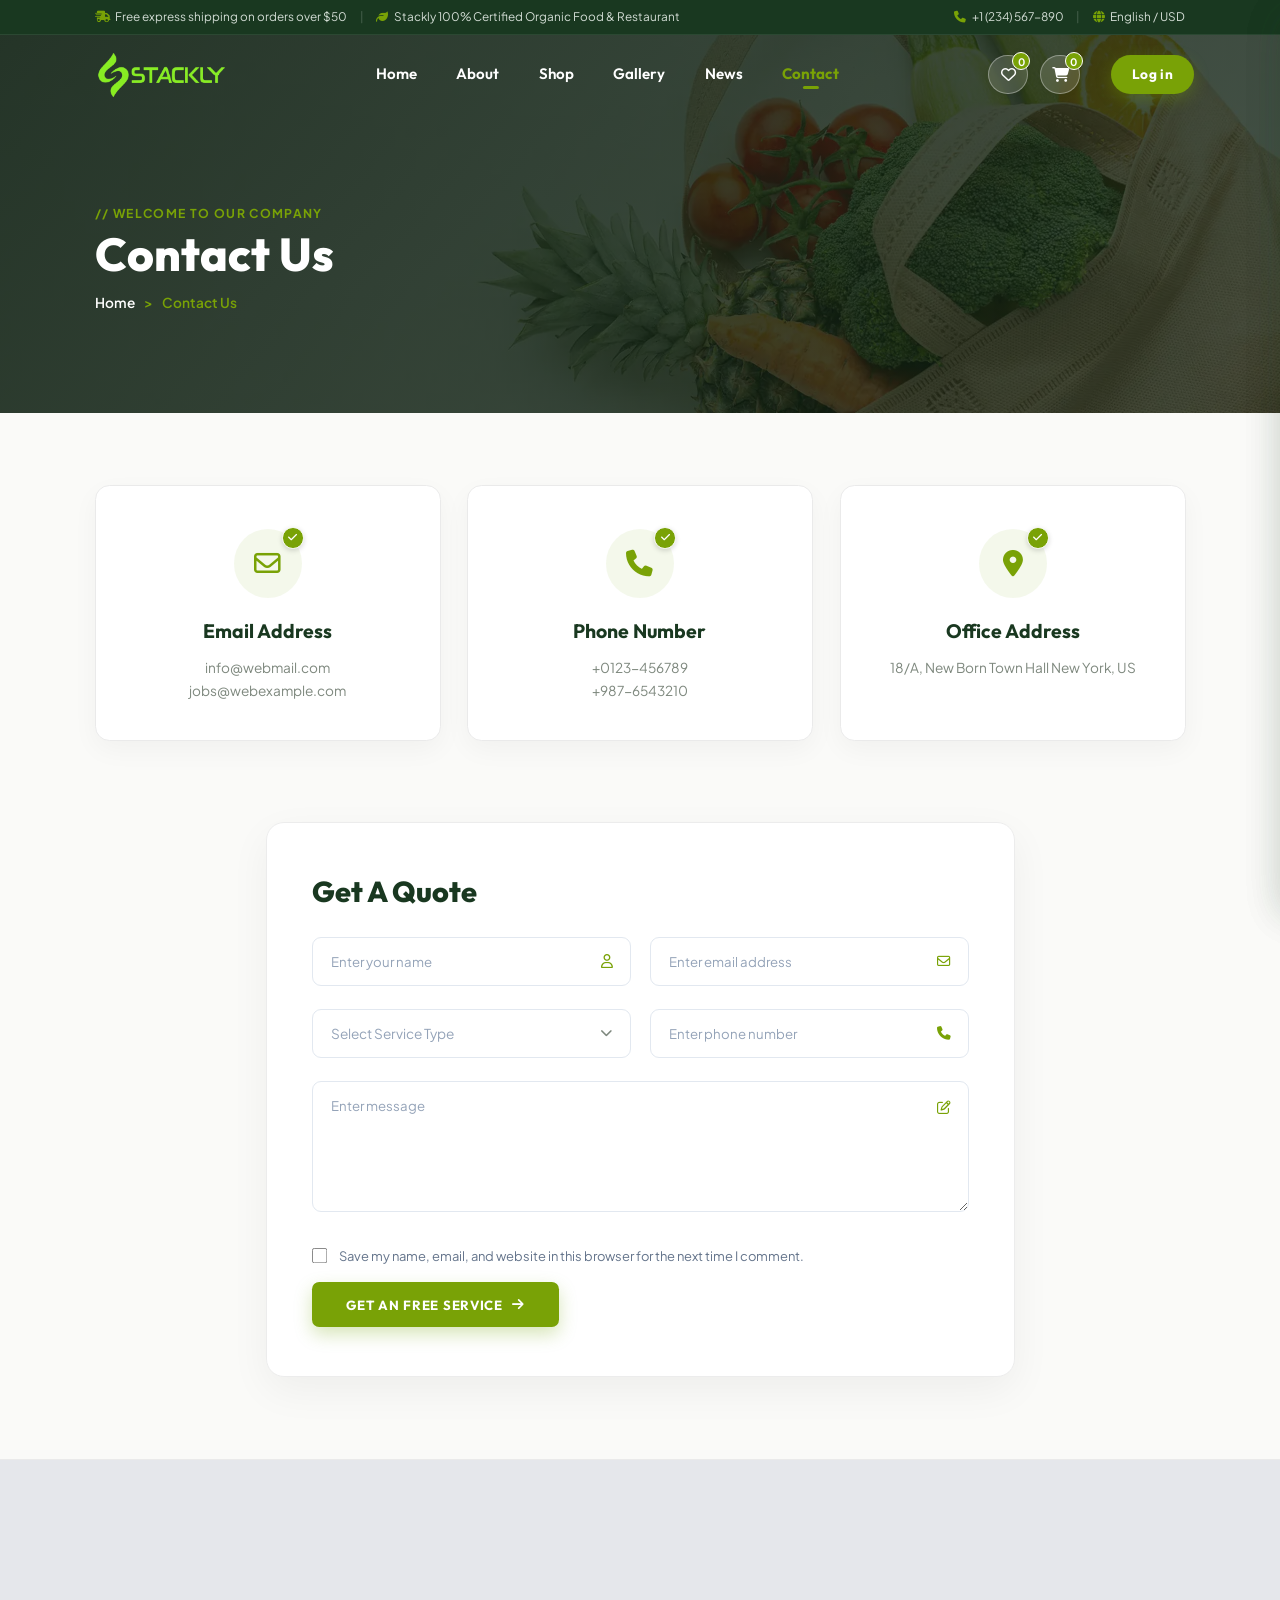
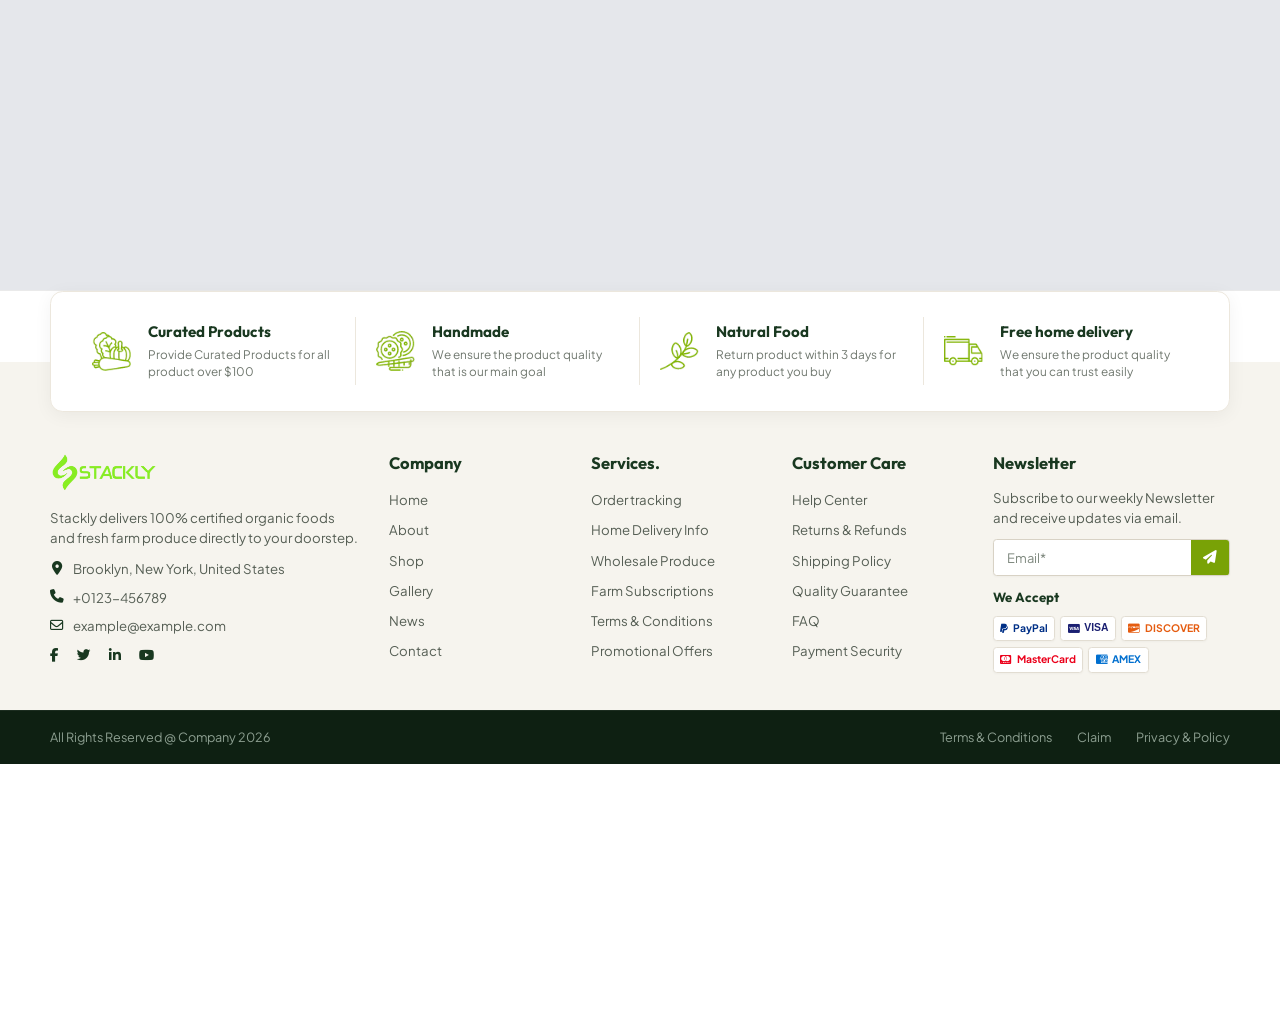
<file: contact.html>
<!DOCTYPE html>
<html lang="en">
<head>
  <meta charset="UTF-8">
  <meta name="viewport" content="width=device-width, initial-scale=1.0">
  <meta name="description" content="Contact Stackly Organic Food - Reach out to our customer support, inquire about farm-fresh produce wholesale, or get a quote for organic farm subscriptions.">
  <meta name="theme-color" content="#70a300">
  <title>Contact Us - Stackly Organic Food & Restaurant</title>

<link rel="shortcut icon" href="./assets/top-logo.webp" type="image/x-icon">

<link rel="preconnect" href="https://fonts.googleapis.com">
  <link rel="preconnect" href="https://fonts.gstatic.com" crossorigin>
  <link href="https://fonts.googleapis.com/css2?family=Caveat:wght@600;700&family=Outfit:wght@400;500;600;700;800&family=Plus+Jakarta+Sans:wght@300;400;500;600;700;800&display=swap" rel="stylesheet">

<link rel="stylesheet" href="https://cdnjs.cloudflare.com/ajax/libs/font-awesome/6.5.1/css/all.min.css">

<link rel="stylesheet" href="style.css">
</head>
<body class="contact-page-body">

<div id="stackly-preloader" class="stackly-preloader">
    <div class="preloader-bg-glow"></div>
    <div class="preloader-floating-leaves">
      <i class="fa-solid fa-leaf leaf-1"></i>
      <i class="fa-solid fa-seedling leaf-2"></i>
      <i class="fa-solid fa-leaf leaf-3"></i>
      <i class="fa-solid fa-carrot leaf-4"></i>
      <i class="fa-solid fa-apple-whole leaf-5"></i>
    </div>
    <div class="preloader-content">
      <div class="preloader-icon-wrapper">
        <div class="preloader-orbit-ring ring-outer"></div>
        <div class="preloader-orbit-ring ring-inner"></div>
        <div class="preloader-logo-box">
          <img src="./assets/logo.webp" alt="Stackly Organic Food" class="preloader-logo">
        </div>
        <div class="preloader-sprout-pulse" title="100% Organic">
          <i class="fa-solid fa-leaf"></i>
        </div>
      </div>
      <div class="preloader-brand-title">
        <span class="brand-name">Stackly</span>
        <span class="brand-tag">100% FRESH & ORGANIC</span>
      </div>
      <div class="preloader-progress-container">
        <div class="preloader-progress-bar">
          <div class="preloader-progress-fill" id="preloaderProgressFill"></div>
        </div>
        <div class="preloader-status-row">
          <span class="preloader-status-text" id="preloaderStatusText">Harvesting fresh goodness...</span>
          <span class="preloader-percent" id="preloaderPercent">0%</span>
        </div>
      </div>
    </div>
  </div>

<header class="header-area header-inner" id="siteHeader">

<div class="top-bar">
      <div class="container top-bar-container">
        <div class="top-bar-left">
          <span class="top-info"><i class="fa-solid fa-truck-fast"></i> Free express shipping on orders over $50</span>
          <span class="top-divider">|</span>
          <span class="top-info"><i class="fa-solid fa-leaf"></i> Stackly 100% Certified Organic Food & Restaurant</span>
        </div>
        <div class="top-bar-right">
          <a href="404.html" class="top-link"><i class="fa-solid fa-phone"></i> +1 (234) 567-890</a>
          <span class="top-divider">|</span>
          <span class="top-currency"><i class="fa-solid fa-globe"></i> English / USD</span>
        </div>
      </div>
    </div>

<nav class="navbar" id="navbar">
      <div class="container nav-container">

<a href="index.html" class="nav-brand" aria-label="Stackly Home">
          <img src="./assets/logo.webp" alt="Stackly Organic Food & Restaurant Logo" class="brand-logo">
        </a>

<ul class="nav-menu" id="navMenu">
          <li class="nav-item">
            <a href="index.html" class="nav-link">Home</a>
          </li>
          <li class="nav-item">
            <a href="about.html" class="nav-link">About</a>
          </li>
          <li class="nav-item">
            <a href="shop.html" class="nav-link">Shop</a>
          </li>
          <li class="nav-item">
            <a href="gallery.html" class="nav-link">Gallery</a>
          </li>
          <li class="nav-item">
            <a href="news.html" class="nav-link">News</a>
          </li>
          <li class="nav-item">
            <a href="contact.html" class="nav-link active">Contact</a>
          </li>
        </ul>

<div class="nav-actions">

<button class="action-btn" id="wishlistToggleBtn" aria-label="View Wishlist" title="Wishlist">
            <i class="fa-regular fa-heart"></i>
            <span class="badge-count wishlist-count">0</span>
          </button>

<button class="action-btn cart-btn" id="cartToggleBtn" aria-label="Open Shopping Cart" title="Cart">
            <i class="fa-solid fa-cart-shopping"></i>
            <span class="badge-count cart-count">0</span>
          </button>

<a href="login.html" class="btn btn-primary nav-login-btn">Log in</a>

<button class="hamburger-btn" id="mobileMenuBtn" aria-label="Toggle mobile menu">
            <span></span>
            <span></span>
            <span></span>
          </button>
        </div>

</div>
    </nav>
  </header>

<div class="mobile-drawer-overlay" id="drawerOverlay"></div>
  <aside class="mobile-drawer" id="mobileDrawer">
    <div class="drawer-header">
      <a href="index.html" aria-label="Stackly Home">
        <img src="./assets/logo.webp" alt="Organic Food" class="drawer-logo">
      </a>
      <button class="drawer-close-btn" id="drawerCloseBtn" aria-label="Close menu">&times;</button>
    </div>
    <ul class="mobile-menu-links">
      <li><a href="index.html">Home</a></li>
      <li><a href="about.html">About</a></li>
      <li><a href="shop.html">Shop</a></li>
      <li><a href="gallery.html">Gallery</a></li>
      <li><a href="news.html">News</a></li>
      <li><a href="contact.html" class="active">Contact</a></li>
    </ul>
    <div class="drawer-footer">
      <a href="login.html" class="btn btn-primary w-100 mb-3">Log in</a>
      <div class="drawer-contact-info">
        <p><i class="fa-solid fa-phone"></i> +1 (234) 567-890</p>
        <p><i class="fa-solid fa-envelope"></i> info@stackly.com</p>
      </div>
    </div>
  </aside>

<aside class="cart-drawer" id="cartDrawer" aria-label="Mini Cart">
    <div class="cart-drawer-header">
      <h3>My Cart (<span id="cartDrawerCount">0</span>)</h3>
      <button class="cart-close-btn" id="cartCloseBtn" aria-label="Close Cart">&times;</button>
    </div>

<div class="cart-shipping-notice">
      <div class="shipping-text">
        <i class="fa-solid fa-truck"></i>
        <span id="shippingNoticeText">Add <strong>$50.00</strong> to unlock <strong>FREE Shipping!</strong></span>
      </div>
      <div class="shipping-progress-track">
        <div class="shipping-progress-fill" style="width: 0%;"></div>
      </div>
    </div>

<div class="cart-items-container" id="cartItemsList">
      <div class="cart-empty-message" style="text-align: center; padding: 50px 15px; color: var(--color-text-muted);">
        <i class="fa-solid fa-basket-shopping" style="font-size: 3.2rem; color: var(--color-border); margin-bottom: 14px; display: block;"></i>
        <p style="font-weight: 700; font-size: 1.15rem; color: var(--color-dark); margin-bottom: 6px;">Your cart is currently empty</p>
        <p style="font-size: 0.92rem;">Discover our fresh farm-picked organic foods!</p>
      </div>
    </div>

<div class="cart-drawer-footer">
      <div class="cart-subtotal-row">
        <span>Subtotal:</span>
        <span class="cart-subtotal-val" id="cartSubtotalAmount">$0.00</span>
      </div>
      <div class="cart-actions-row">
        <a href="shop.html" class="btn btn-secondary w-100" id="viewCartBtn">View Shop</a>
        <button class="btn btn-dark w-100" id="checkoutBtn" onclick="window.location.href='404.html'">Checkout Now</button>
      </div>
    </div>
  </aside>

<aside class="cart-drawer wishlist-drawer" id="wishlistDrawer" aria-label="Wishlist Drawer">
    <div class="cart-drawer-header">
      <h3>My Wishlist (<span id="wishlistDrawerCount">0</span>)</h3>
      <button class="cart-close-btn" id="wishlistCloseBtn" aria-label="Close Wishlist">&times;</button>
    </div>

<div class="cart-items-container" id="wishlistItemsList">
      <div class="wishlist-empty-state" style="text-align: center; padding: 50px 15px; color: var(--color-text-muted);">
        <i class="fa-regular fa-heart" style="font-size: 3.2rem; color: var(--color-border); margin-bottom: 14px; display: block;"></i>
        <p style="font-weight: 700; font-size: 1.15rem; color: var(--color-dark); margin-bottom: 6px;">Your Wishlist is Empty</p>
        <p style="font-size: 0.92rem;">Explore products and tap the heart icon to save favorites!</p>
      </div>
    </div>

<div class="cart-drawer-footer">
      <div class="cart-actions-row">
        <a href="shop.html" class="btn btn-secondary w-100" id="closeWishlistBtn">Explore Shop</a>
        <button class="btn btn-primary w-100" id="addAllWishlistToCartBtn">Add All To Cart</button>
      </div>
    </div>
  </aside>

<section class="page-banner contact-page-banner" style="background-image: url('./assets/Home hero.webp');">
    <div class="page-banner-overlay"></div>
    <div class="container page-banner-container">
      <div class="page-banner-content" data-aos="fade-right">
        <span class="page-banner-tag">// WELCOME TO OUR COMPANY</span>
        <h1 class="page-banner-title">Contact Us</h1>
        <div class="page-breadcrumb">
          <a href="index.html">Home</a>
          <span class="divider">></span>
          <span class="current">Contact Us</span>
        </div>
      </div>
    </div>
  </section>

<section class="contact-cards-section">
    <div class="container">
      <div class="contact-cards-grid">

<div class="contact-info-card" data-aos="fade-up" data-delay="50">
          <div class="contact-icon-wrapper">
            <i class="fa-regular fa-envelope"></i>
            <span class="contact-icon-badge"><i class="fa-solid fa-check"></i></span>
          </div>
          <h3 class="contact-card-title">Email Address</h3>
          <p class="contact-card-text">
            <a href="404.html">info@webmail.com</a>
            <a href="404.html">jobs@webexample.com</a>
          </p>
        </div>

<div class="contact-info-card" data-aos="fade-up" data-delay="150">
          <div class="contact-icon-wrapper">
            <i class="fa-solid fa-phone"></i>
            <span class="contact-icon-badge"><i class="fa-solid fa-check"></i></span>
          </div>
          <h3 class="contact-card-title">Phone Number</h3>
          <p class="contact-card-text">
            <a href="404.html">+0123-456789</a>
            <a href="404.html">+987-6543210</a>
          </p>
        </div>

<div class="contact-info-card" data-aos="fade-up" data-delay="250">
          <div class="contact-icon-wrapper">
            <i class="fa-solid fa-location-dot"></i>
            <span class="contact-icon-badge"><i class="fa-solid fa-check"></i></span>
          </div>
          <h3 class="contact-card-title">Office Address</h3>
          <p class="contact-card-text">
            <span>18/A, New Born Town Hall</span>
            <span>New York, US</span>
          </p>
        </div>

</div>
    </div>
  </section>

<section class="contact-form-section">
    <div class="container contact-form-container">
      <div class="contact-form-card" data-aos="fade-up">

<h2 class="contact-form-title">Get A Quote</h2>

<form class="contact-quote-form" id="contactQuoteForm" action="404.html" method="GET" novalidate>
          <div class="contact-form-grid">

<div class="contact-form-group">
              <div class="contact-input-wrap">
                <input type="text" id="quoteName" name="name" class="contact-input-field" placeholder="Enter your name" required>
                <i class="fa-regular fa-user contact-input-icon"></i>
              </div>
            </div>

<div class="contact-form-group">
              <div class="contact-input-wrap">
                <input type="email" id="quoteEmail" name="email" class="contact-input-field" placeholder="Enter email address" required>
                <i class="fa-regular fa-envelope contact-input-icon"></i>
              </div>
            </div>

<div class="contact-form-group">
              <div class="contact-input-wrap">
                <select id="quoteService" name="service" class="contact-input-field" required>
                  <option value="" disabled selected>Select Service Type</option>
                  <option value="fresh-vegetables">Fresh Vegetable Weekly Basket</option>
                  <option value="organic-fruits">Organic Orchard Fruit Box</option>
                  <option value="farm-subscription">Farm Community Subscription</option>
                  <option value="wholesale-produce">Wholesale Organic Produce</option>
                  <option value="catering">Eco Farm Catering & Events</option>
                </select>
                <i class="fa-solid fa-chevron-down contact-input-icon"></i>
              </div>
            </div>

<div class="contact-form-group">
              <div class="contact-input-wrap">
                <input type="tel" id="quotePhone" name="phone" class="contact-input-field" placeholder="Enter phone number">
                <i class="fa-solid fa-phone contact-input-icon"></i>
              </div>
            </div>

<div class="contact-form-group contact-form-full">
              <div class="contact-input-wrap">
                <textarea id="quoteMessage" name="message" class="contact-input-field" placeholder="Enter message" required></textarea>
                <i class="fa-regular fa-pen-to-square contact-input-icon"></i>
              </div>
            </div>

<div class="contact-consent-wrap">
              <input type="checkbox" id="saveInfoCheck" name="saveInfo">
              <label for="saveInfoCheck" class="contact-consent-label">
                Save my name, email, and website in this browser for the next time I comment.
              </label>
            </div>

<div class="contact-submit-wrap">
              <button type="submit" class="btn-contact-submit" id="quoteSubmitBtn">
                <span>GET AN FREE SERVICE</span>
                <i class="fa-solid fa-arrow-right"></i>
              </button>
            </div>

</div>
        </form>

</div>
    </div>
  </section>

<section class="contact-map-section" aria-label="Office Location Map">
    <iframe 
      class="contact-map-iframe"
      title="Stackly Organic Food Location"
      src="https://www.google.com/maps/embed?pb=!1m18!1m12!1m3!1d193595.15830869428!2d-74.119763973046!3d40.69766374874431!2m3!1f0!2f0!3f0!3m2!1i1024!2i768!4f13.1!3m3!1m2!1s0x89c24fa5d33f083b%3A0xc80b8f06e177fe62!2sNew%20York%2C%20NY%2C%20USA!5e0!3m2!1sen!2s!4v1700000000000!5m2!1sen!2s" 
      allowfullscreen="" 
      loading="lazy" 
      referrerpolicy="no-referrer-when-downgrade">
    </iframe>
  </section>

<section class="features-bar-section" data-aos="fade-up">
    <div class="container">
      <div class="features-bar-card">
        <div class="features-grid">

<div class="feature-item" data-aos="fade-up" data-delay="50">
            <div class="feature-icon-box">
              <img src="./assets/4415c7e226862246a8d600b7ab173fcc53d1ed32.webp" alt="Curated Products Icon" class="feature-icon-img">
            </div>
            <div class="feature-text">
              <h4 class="feature-title">Curated Products</h4>
              <p class="feature-sub">Provide Curated Products for all product over $100</p>
            </div>
          </div>

<div class="feature-item" data-aos="fade-up" data-delay="100">
            <div class="feature-icon-box">
              <img src="./assets/f8b26d35d6c4910b86ff56b27888cf0033d6e6d3.webp" alt="Handmade Icon" class="feature-icon-img">
            </div>
            <div class="feature-text">
              <h4 class="feature-title">Handmade</h4>
              <p class="feature-sub">We ensure the product quality that is our main goal</p>
            </div>
          </div>

<div class="feature-item" data-aos="fade-up" data-delay="150">
            <div class="feature-icon-box">
              <img src="./assets/e87d28baeef0352116b272077c8d9a2837d4f876.webp" alt="Natural Food Icon" class="feature-icon-img">
            </div>
            <div class="feature-text">
              <h4 class="feature-title">Natural Food</h4>
              <p class="feature-sub">Return product within 3 days for any product you buy</p>
            </div>
          </div>

<div class="feature-item" data-aos="fade-up" data-delay="200">
            <div class="feature-icon-box">
              <img src="./assets/613ffe9233406a58339e4c9bdb68a2bdde71ee42.webp" alt="Free home delivery Icon" class="feature-icon-img">
            </div>
            <div class="feature-text">
              <h4 class="feature-title">Free home delivery</h4>
              <p class="feature-sub">We ensure the product quality that you can trust easily</p>
            </div>
          </div>

</div>
      </div>
    </div>
  </section>

<footer class="footer-area bg-cream" id="contact">
    <div class="container footer-main">
      <div class="footer-grid">

<div class="footer-col col-brand" data-aos="fade-up" data-delay="50">
          <a href="index.html" class="footer-logo-link" aria-label="Stackly Home">
            <img src="./assets/logo.webp" alt="Stackly Organic Food & Restaurant Logo" class="footer-logo">
          </a>
          <p class="footer-about">
            Stackly delivers 100% certified organic foods and fresh farm produce directly to your doorstep.
          </p>
          <ul class="footer-contact-list">
            <li>
              <i class="fa-solid fa-location-dot"></i>
              <span>Brooklyn, New York, United States</span>
            </li>
            <li>
              <i class="fa-solid fa-phone"></i>
              <a href="404.html">+0123-456789</a>
            </li>
            <li>
              <i class="fa-regular fa-envelope"></i>
              <a href="404.html">example@example.com</a>
            </li>
          </ul>
          <div class="footer-social-row">
            <a href="404.html" aria-label="Facebook"><i class="fa-brands fa-facebook-f"></i></a>
            <a href="404.html" aria-label="Twitter"><i class="fa-brands fa-twitter"></i></a>
            <a href="404.html" aria-label="LinkedIn"><i class="fa-brands fa-linkedin-in"></i></a>
            <a href="404.html" aria-label="YouTube"><i class="fa-brands fa-youtube"></i></a>
          </div>
        </div>

<div class="footer-col col-company" data-aos="fade-up" data-delay="100">
          <h4 class="footer-col-title">Company</h4>
          <ul class="footer-links">
            <li><a href="index.html">Home</a></li>
            <li><a href="about.html">About</a></li>
            <li><a href="shop.html">Shop</a></li>
            <li><a href="gallery.html">Gallery</a></li>
            <li><a href="news.html">News</a></li>
            <li><a href="contact.html">Contact</a></li>
          </ul>
        </div>

<div class="footer-col col-services" data-aos="fade-up" data-delay="150">
          <h4 class="footer-col-title">Services.</h4>
          <ul class="footer-links">
            <li><a href="404.html">Order tracking</a></li>
            <li><a href="404.html">Home Delivery Info</a></li>
            <li><a href="404.html">Wholesale Produce</a></li>
            <li><a href="404.html">Farm Subscriptions</a></li>
            <li><a href="404.html">Terms & Conditions</a></li>
            <li><a href="404.html">Promotional Offers</a></li>
          </ul>
        </div>

<div class="footer-col col-care" data-aos="fade-up" data-delay="200">
          <h4 class="footer-col-title">Customer Care</h4>
          <ul class="footer-links">
            <li><a href="404.html">Help Center</a></li>
            <li><a href="404.html">Returns & Refunds</a></li>
            <li><a href="404.html">Shipping Policy</a></li>
            <li><a href="404.html">Quality Guarantee</a></li>
            <li><a href="404.html">FAQ</a></li>
            <li><a href="404.html">Payment Security</a></li>
          </ul>
        </div>

<div class="footer-col col-newsletter" data-aos="fade-up" data-delay="250">
          <h4 class="footer-col-title">Newsletter</h4>
          <p class="newsletter-desc">
            Subscribe to our weekly Newsletter and receive updates via email.
          </p>
          <form class="newsletter-form" id="newsletterForm" action="404.html" method="get">
            <div class="newsletter-input-box">
              <input type="email" id="newsletterEmail" name="email" placeholder="Email*" required>
              <button type="submit" class="newsletter-submit-btn" aria-label="Subscribe to newsletter">
                <i class="fa-solid fa-paper-plane"></i>
              </button>
            </div>
          </form>

<div class="we-accept-wrap">
            <span class="we-accept-title">We Accept</span>
            <div class="payment-accept-row">
              <span class="payment-logo paypal"><i class="fa-brands fa-paypal"></i> PayPal</span>
              <span class="payment-logo visa"><i class="fa-brands fa-cc-visa"></i> VISA</span>
              <span class="payment-logo discover"><i class="fa-brands fa-cc-discover"></i> DISCOVER</span>
              <span class="payment-logo mastercard"><i class="fa-brands fa-cc-mastercard"></i> MasterCard</span>
              <span class="payment-logo amex"><i class="fa-brands fa-cc-amex"></i> AMEX</span>
            </div>
          </div>
        </div>

</div>
    </div>

<div class="footer-bottom">
      <div class="container footer-bottom-container">
        <p class="copyright-text">
          All Rights Reserved @ Company 2026
        </p>
        <div class="footer-bottom-links">
          <a href="404.html">Terms & Conditions</a>
          <a href="404.html">Claim</a>
          <a href="404.html">Privacy & Policy</a>
        </div>
      </div>
    </div>
  </footer>

<div class="toast-container" id="toastContainer"></div>

<button class="back-to-top" id="backToTopBtn" aria-label="Back to top" title="Back to top">
    <i class="fa-solid fa-arrow-up"></i>
  </button>

<script src="script.js"></script>
</body>
</html>
</file>
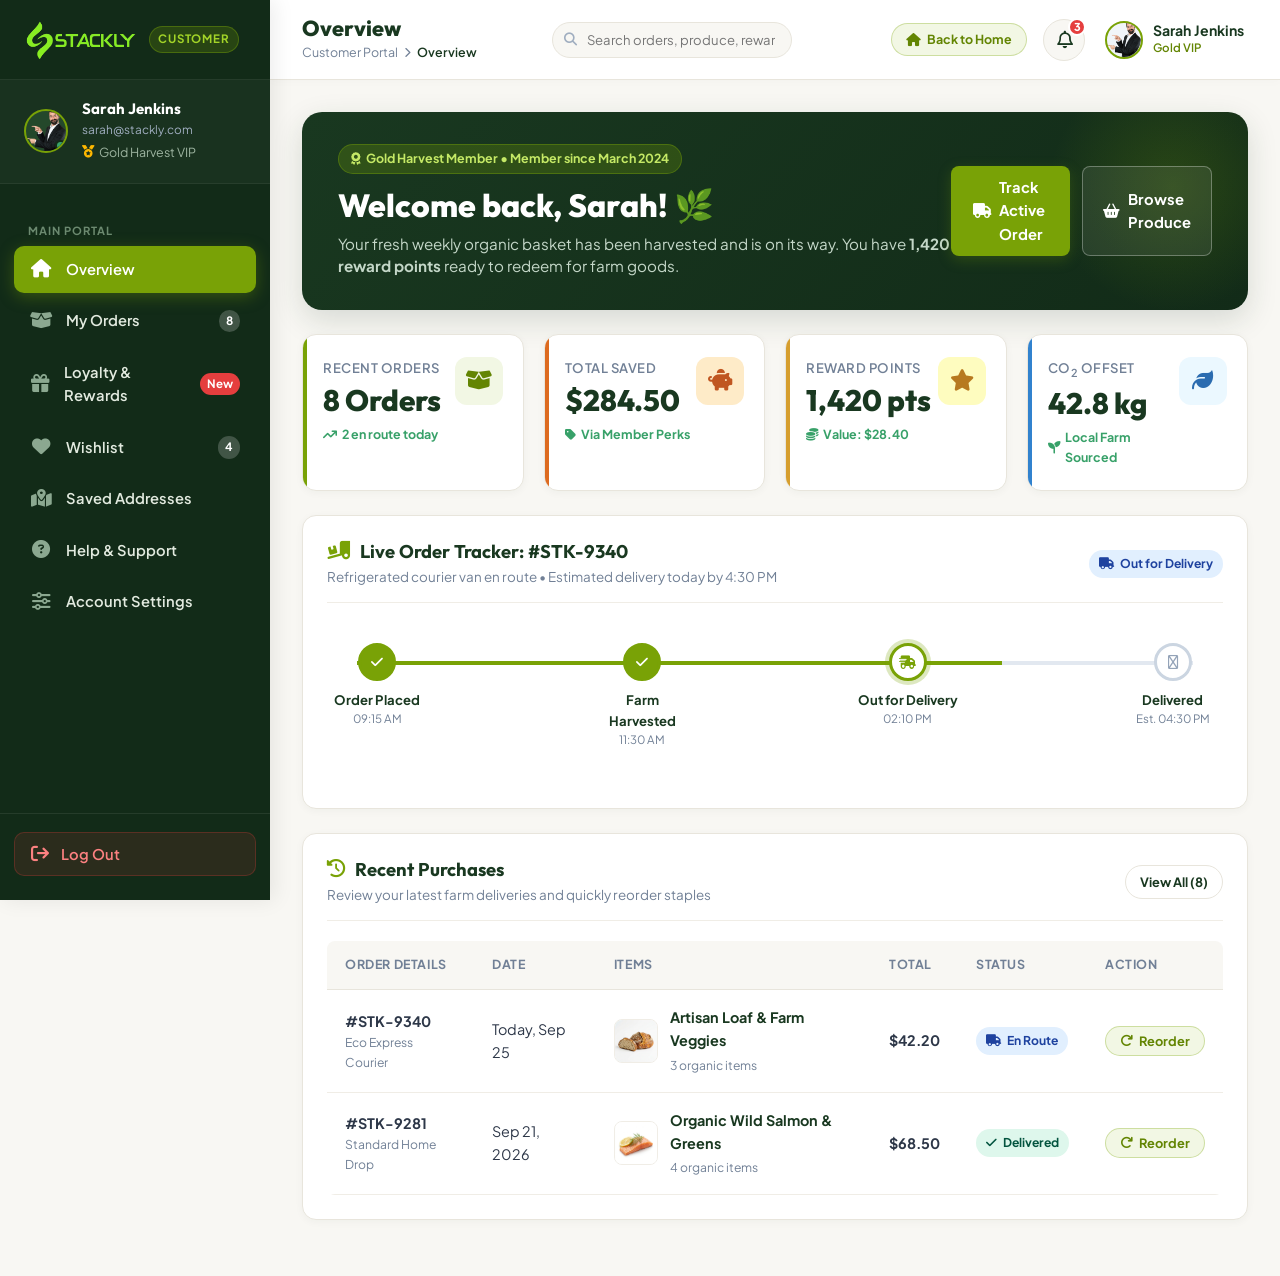
<file: customer-dashboard.html>
<!DOCTYPE html>
<html lang="en">
<head>
  <meta charset="UTF-8">
  <meta name="viewport" content="width=device-width, initial-scale=1.0">
  <meta name="description" content="Manage your organic food orders, loyalty rewards, delivery addresses, and account settings in your Stackly Customer Portal.">
  <meta name="theme-color" content="#79A206">
  <title>Customer Dashboard - Stackly Organic Food</title>

<link rel="shortcut icon" href="./assets/top-logo.webp" type="image/x-icon">

<link rel="preconnect" href="https://fonts.googleapis.com">
  <link rel="preconnect" href="https://fonts.gstatic.com" crossorigin>
  <link href="https://fonts.googleapis.com/css2?family=Caveat:wght@600;700&family=Outfit:wght@400;500;600;700;800&family=Plus+Jakarta+Sans:wght@300;400;500;600;700;800&display=swap" rel="stylesheet">

<link rel="stylesheet" href="https://cdnjs.cloudflare.com/ajax/libs/font-awesome/6.5.1/css/all.min.css">

<link rel="stylesheet" href="style.css">
  <script src="script.js"></script>
  <script>

(function() {
      const email = localStorage.getItem('organic_user_email') || '';
      const username = localStorage.getItem('organic_user_name') || (email ? email.split('@')[0] : '');
      if (username || email) {
        document.addEventListener('DOMContentLoaded', function() {
          if (username) {
            document.querySelectorAll('.sidebar-user-name, .header-user-name').forEach(el => el.textContent = username);
            const gt = document.querySelector('.greeting-title');
            if (gt) gt.innerHTML = 'Welcome back, ' + username + '! <span class="greeting-emoji">&#127807;</span>';
            const sn = document.getElementById('settingsName');
            if (sn) sn.value = username;
          }
          if (email) {
            document.querySelectorAll('.sidebar-user-email').forEach(el => el.textContent = email);
            const se = document.getElementById('settingsEmail');
            if (se) se.value = email;
          }
        });
      }
    })();
  </script>
</head>
<body class="dashboard-body" data-dashboard-role="customer">

<div id="stackly-preloader" class="stackly-preloader">
    <div class="preloader-bg-glow"></div>
    <div class="preloader-floating-leaves">
      <i class="fa-solid fa-leaf leaf-1"></i>
      <i class="fa-solid fa-seedling leaf-2"></i>
      <i class="fa-solid fa-leaf leaf-3"></i>
      <i class="fa-solid fa-carrot leaf-4"></i>
      <i class="fa-solid fa-apple-whole leaf-5"></i>
    </div>
    <div class="preloader-content">
      <div class="preloader-icon-wrapper">
        <div class="preloader-orbit-ring ring-outer"></div>
        <div class="preloader-orbit-ring ring-inner"></div>
        <div class="preloader-logo-box">
          <img src="./assets/logo.webp" alt="Stackly Organic Food" class="preloader-logo">
        </div>
        <div class="preloader-sprout-pulse" title="100% Organic">
          <i class="fa-solid fa-leaf"></i>
        </div>
      </div>
      <div class="preloader-brand-title">
        <span class="brand-name">Stackly</span>
        <span class="brand-tag">100% FRESH & ORGANIC</span>
      </div>
      <div class="preloader-progress-container">
        <div class="preloader-progress-bar">
          <div class="preloader-progress-fill" id="preloaderProgressFill"></div>
        </div>
        <div class="preloader-status-row">
          <span class="preloader-status-text" id="preloaderStatusText">Harvesting fresh goodness...</span>
          <span class="preloader-percent" id="preloaderPercent">0%</span>
        </div>
      </div>
    </div>
  </div>

<div class="dashboard-container">

<aside class="dashboard-sidebar" id="dashSidebar" aria-label="Customer Navigation Sidebar">

<div class="sidebar-header">
        <a href="index.html" class="sidebar-brand" title="Return to Stackly Home">
          <img src="./assets/logo.webp" alt="Stackly Organic" class="sidebar-brand-img">
          <span class="sidebar-role-tag">Customer</span>
        </a>
        <button type="button" class="mobile-sidebar-close" id="mobileSidebarCloseBtn" aria-label="Close menu" title="Close menu">
          <i class="fa-solid fa-xmark"></i>
        </button>
      </div>

<div class="sidebar-user-card">
        <div class="sidebar-user-avatar">
          <img src="./assets/cta-man.webp" alt="Sarah Jenkins Avatar" id="sidebarUserAvatar">
          <span class="user-status-dot" title="Active Online"></span>
        </div>
        <div class="sidebar-user-meta">
          <h4 class="sidebar-user-name">Sarah Jenkins</h4>
          <span class="sidebar-user-email">sarah@stackly.com</span>
          <p class="sidebar-user-role"><i class="fa-solid fa-medal" style="color: #FFB800;"></i> Gold Harvest VIP</p>
        </div>
      </div>

<nav class="sidebar-nav">
        <div class="sidebar-group-title">Main Portal</div>
        <ul class="sidebar-menu">

<li class="sidebar-item">
            <a href="#overview" class="sidebar-link active" data-target="overviewSection">
              <i class="fa-solid fa-house"></i>
              <span class="sidebar-label">Overview</span>
            </a>
          </li>

<li class="sidebar-item">
            <a href="#orders" class="sidebar-link" data-target="ordersSection">
              <i class="fa-solid fa-box-open"></i>
              <span class="sidebar-label">My Orders</span>
              <span class="sidebar-badge">8</span>
            </a>
          </li>

<li class="sidebar-item">
            <a href="#rewards" class="sidebar-link" data-target="rewardsSection">
              <i class="fa-solid fa-gift"></i>
              <span class="sidebar-label">Loyalty & Rewards</span>
              <span class="sidebar-badge badge-new">New</span>
            </a>
          </li>

<li class="sidebar-item">
            <a href="#wishlist" class="sidebar-link" data-target="wishlistSection">
              <i class="fa-solid fa-heart"></i>
              <span class="sidebar-label">Wishlist</span>
              <span class="sidebar-badge sidebar-badge-wishlist">4</span>
            </a>
          </li>

<li class="sidebar-item">
            <a href="#addresses" class="sidebar-link" data-target="addressesSection">
              <i class="fa-solid fa-map-location-dot"></i>
              <span class="sidebar-label">Saved Addresses</span>
            </a>
          </li>

<li class="sidebar-item">
            <a href="#support" class="sidebar-link" data-target="supportSection">
              <i class="fa-solid fa-circle-question"></i>
              <span class="sidebar-label">Help & Support</span>
            </a>
          </li>

<li class="sidebar-item">
            <a href="#settings" class="sidebar-link" data-target="settingsSection">
              <i class="fa-solid fa-sliders"></i>
              <span class="sidebar-label">Account Settings</span>
            </a>
          </li>

</ul>
      </nav>

<div class="sidebar-footer">
        <button type="button" class="btn-sidebar-logout btn-logout-trigger" id="sidebarLogoutBtn">
          <i class="fa-solid fa-arrow-right-from-bracket"></i>
          <span>Log Out</span>
        </button>
      </div>

</aside>

<div class="sidebar-overlay" id="sidebarOverlay"></div>

<main class="dashboard-main">

<header class="dashboard-header">
        <div class="header-left">

<button type="button" class="mobile-sidebar-toggle" id="mobileSidebarToggle" aria-label="Toggle navigation">
            <i class="fa-solid fa-bars"></i>
          </button>

<a href="index.html" class="header-mobile-brand" title="Stackly Organic">
            <img src="./assets/logo.webp" alt="Stackly Organic" class="header-mobile-brand-img">
          </a>

<div class="header-breadcrumbs">
            <h1 class="header-title" id="dashHeaderTitle">Overview</h1>
            <div class="header-path" id="dashHeaderPath">
              <span>Customer Portal</span> <i class="fa-solid fa-chevron-right" style="font-size: 0.65rem;"></i> <span style="color: var(--dash-dark); font-weight: 600;">Overview</span>
            </div>
          </div>
        </div>

<div class="header-search">
          <i class="fa-solid fa-magnifying-glass header-search-icon"></i>
          <input type="text" class="header-search-input" id="dashHeaderSearchInput" placeholder="Search orders, produce, rewards...">
        </div>

<div class="header-right">

<a href="index.html" class="btn-header-store" id="headerHomeBtn" title="Return to Home">
            <i class="fa-solid fa-house"></i>
            <span class="home-btn-label">Back to Home</span>
          </a>

<div class="notification-wrapper">
            <button type="button" class="header-icon-btn" id="notificationBellBtn" aria-label="Notifications" title="Notifications">
              <i class="fa-regular fa-bell"></i>
              <span class="notification-badge" id="headerNotifBadge">3</span>
            </button>

<div class="notification-dropdown" id="notificationDropdown">
              <div class="notification-dropdown-header">
                <h4 class="notification-dropdown-title">Recent Alerts</h4>
                <button type="button" class="btn-mark-read" id="markAllReadBtn">Mark all as read</button>
              </div>
              <ul class="notification-list">
                <li class="notification-item unread">
                  <div class="notification-item-icon type-order">
                    <i class="fa-solid fa-truck-fast"></i>
                  </div>
                  <div class="notification-item-content">
                    <p class="notification-item-text"><strong>Order #STK-9340</strong> is out for refrigerated delivery!</p>
                    <span class="notification-item-time">25 mins ago</span>
                  </div>
                </li>
                <li class="notification-item unread">
                  <div class="notification-item-icon type-reward">
                    <i class="fa-solid fa-star"></i>
                  </div>
                  <div class="notification-item-content">
                    <p class="notification-item-text">You earned <strong>+150 points</strong> from your local farm harvest order.</p>
                    <span class="notification-item-time">2 hours ago</span>
                  </div>
                </li>
                <li class="notification-item unread">
                  <div class="notification-item-icon type-fresh">
                    <i class="fa-solid fa-leaf"></i>
                  </div>
                  <div class="notification-item-content">
                    <p class="notification-item-text">Fresh heirloom apples & artisan sourdough just restocked!</p>
                    <span class="notification-item-time">Yesterday</span>
                  </div>
                </li>
              </ul>
            </div>
          </div>

<div class="header-user-btn" title="Account Menu">
            <div class="header-user-avatar">
              <img src="./assets/cta-man.webp" alt="Sarah Jenkins">
            </div>
            <div class="header-user-meta">
              <p class="header-user-name">Sarah Jenkins</p>
              <p class="header-user-tier">Gold VIP</p>
            </div>
          </div>
        </div>
      </header>

<div class="dashboard-content-area">

<section class="dash-section active" id="overviewSection">

<div class="greeting-banner" data-dash-aos data-delay="50">
            <div class="greeting-content">
              <span class="greeting-badge">
                <i class="fa-solid fa-award"></i> Gold Harvest Member &bull; Member since March 2024
              </span>
              <h2 class="greeting-title">Welcome back, Sarah! &#127807;</h2>
              <p class="greeting-text">
                Your fresh weekly organic basket has been harvested and is on its way. You have <strong>1,420 reward points</strong> ready to redeem for farm goods.
              </p>
            </div>
            <div class="greeting-actions">
              <a href="#orders" class="btn-dash-primary" onclick="document.querySelector('[data-target=\'ordersSection\']').click()">
                <i class="fa-solid fa-truck"></i> Track Active Order
              </a>
              <a href="shop.html" class="btn-dash-outline" style="color: #FFFFFF; border-color: rgba(255,255,255,0.3); background: rgba(255,255,255,0.08);">
                <i class="fa-solid fa-basket-shopping"></i> Browse Produce
              </a>
            </div>
          </div>

<div class="kpi-grid">

<div class="kpi-card" data-dash-aos data-delay="100">
              <div class="kpi-info">
                <span class="kpi-label">Recent Orders</span>
                <span class="kpi-value">8 Orders</span>
                <span class="kpi-trend"><i class="fa-solid fa-arrow-trend-up"></i> 2 en route today</span>
              </div>
              <div class="kpi-icon-box">
                <i class="fa-solid fa-box-open"></i>
              </div>
            </div>

<div class="kpi-card variant-warning" data-dash-aos data-delay="150">
              <div class="kpi-info">
                <span class="kpi-label">Total Saved</span>
                <span class="kpi-value">$284.50</span>
                <span class="kpi-trend"><i class="fa-solid fa-tag"></i> Via Member Perks</span>
              </div>
              <div class="kpi-icon-box">
                <i class="fa-solid fa-piggy-bank"></i>
              </div>
            </div>

<div class="kpi-card variant-accent" data-dash-aos data-delay="200">
              <div class="kpi-info">
                <span class="kpi-label">Reward Points</span>
                <span class="kpi-value" id="userRewardPoints">1,420 pts</span>
                <span class="kpi-trend"><i class="fa-solid fa-coins"></i> Value: $28.40</span>
              </div>
              <div class="kpi-icon-box">
                <i class="fa-solid fa-star"></i>
              </div>
            </div>

<div class="kpi-card variant-info" data-dash-aos data-delay="250">
              <div class="kpi-info">
                <span class="kpi-label">CO<sub>2</sub> Offset</span>
                <span class="kpi-value">42.8 kg</span>
                <span class="kpi-trend"><i class="fa-solid fa-seedling"></i> Local Farm Sourced</span>
              </div>
              <div class="kpi-icon-box">
                <i class="fa-solid fa-leaf"></i>
              </div>
            </div>

</div>

<div class="dash-card" data-dash-aos data-delay="300">
            <div class="dash-card-header">
              <div>
                <h3 class="dash-card-title"><i class="fa-solid fa-truck-ramp-box"></i> Live Order Tracker: #STK-9340</h3>
                <span class="dash-card-subtitle">Refrigerated courier van en route &bull; Estimated delivery today by 4:30 PM</span>
              </div>
              <span class="status-badge badge-transit"><i class="fa-solid fa-truck"></i> Out for Delivery</span>
            </div>

<div class="order-tracker-box">
              <div class="stepper-steps">
                <div class="stepper-progress-fill" style="width: 72%;"></div>

<div class="step-item completed">
                  <div class="step-circle"><i class="fa-solid fa-check"></i></div>
                  <span class="step-title">Order Placed</span>
                  <span class="step-time">09:15 AM</span>
                </div>

<div class="step-item completed">
                  <div class="step-circle"><i class="fa-solid fa-check"></i></div>
                  <span class="step-title">Farm Harvested</span>
                  <span class="step-time">11:30 AM</span>
                </div>

<div class="step-item active">
                  <div class="step-circle"><i class="fa-solid fa-truck-fast"></i></div>
                  <span class="step-title">Out for Delivery</span>
                  <span class="step-time">02:10 PM</span>
                </div>

<div class="step-item">
                  <div class="step-circle"><i class="fa-regular fa-house"></i></div>
                  <span class="step-title">Delivered</span>
                  <span class="step-time">Est. 04:30 PM</span>
                </div>
              </div>
            </div>
          </div>

<div class="dash-card" data-dash-aos data-delay="350">
            <div class="dash-card-header">
              <div>
                <h3 class="dash-card-title"><i class="fa-solid fa-clock-rotate-left"></i> Recent Purchases</h3>
                <span class="dash-card-subtitle">Review your latest farm deliveries and quickly reorder staples</span>
              </div>
              <a href="#orders" class="btn-table-action" onclick="document.querySelector('[data-target=\'ordersSection\']').click()">View All (8)</a>
            </div>

<div class="dash-table-wrapper">
              <table class="dash-table">
                <thead>
                  <tr>
                    <th>Order Details</th>
                    <th>Date</th>
                    <th>Items</th>
                    <th>Total</th>
                    <th>Status</th>
                    <th>Action</th>
                  </tr>
                </thead>
                <tbody>
                  <tr>
                    <td>
                      <strong>#STK-9340</strong>
                      <div class="table-product-sub">Eco Express Courier</div>
                    </td>
                    <td>Today, Sep 25</td>
                    <td>
                      <div class="table-product-cell">
                        <img src="./assets/bakery-artisan-bread.webp" alt="Artisan Bread" class="table-thumb">
                        <div>
                          <div class="table-product-name">Artisan Loaf & Farm Veggies</div>
                          <span class="table-product-sub">3 organic items</span>
                        </div>
                      </div>
                    </td>
                    <td><strong>$42.20</strong></td>
                    <td><span class="status-badge badge-transit"><i class="fa-solid fa-truck"></i> En Route</span></td>
                    <td>
                      <button type="button" class="btn-table-action btn-reorder" data-order-id="#STK-9340" onclick="window.location.href='404.html'">
                        <i class="fa-solid fa-arrow-rotate-right"></i> Reorder
                      </button>
                    </td>
                  </tr>

<tr>
                    <td>
                      <strong>#STK-9281</strong>
                      <div class="table-product-sub">Standard Home Drop</div>
                    </td>
                    <td>Sep 21, 2026</td>
                    <td>
                      <div class="table-product-cell">
                        <img src="./assets/meat-salmon-fillet.webp" alt="Salmon Fillet" class="table-thumb">
                        <div>
                           <div class="table-product-name">Organic Wild Salmon & Greens</div>
                          <span class="table-product-sub">4 organic items</span>
                        </div>
                      </div>
                    </td>
                    <td><strong>$68.50</strong></td>
                    <td><span class="status-badge badge-delivered"><i class="fa-solid fa-check"></i> Delivered</span></td>
                    <td>
                      <button type="button" class="btn-table-action btn-reorder" data-order-id="#STK-9281" onclick="window.location.href='404.html'">
                        <i class="fa-solid fa-arrow-rotate-right"></i> Reorder
                      </button>
                    </td>
                  </tr>
                </tbody>
              </table>
            </div>
          </div>

</section>

<section class="dash-section" id="ordersSection">

<div class="dash-card" data-dash-aos>
            <div class="dash-card-header">
              <div>
                <h3 class="dash-card-title"><i class="fa-solid fa-box-archive"></i> Order History & Tracking</h3>
                <span class="dash-card-subtitle">All past and current organic farm orders with tracking and one-click reordering</span>
              </div>
              <div style="display: flex; gap: 8px;">
                <span class="status-badge badge-delivered">5 Delivered</span>
                <span class="status-badge badge-transit">2 In Transit</span>
              </div>
            </div>

<div class="dash-table-wrapper">
              <table class="dash-table">
                <thead>
                  <tr>
                    <th>Order #</th>
                    <th>Date</th>
                    <th>Produce Summary</th>
                    <th>Total</th>
                    <th>Delivery Status</th>
                    <th>Receipt</th>
                    <th>Action</th>
                  </tr>
                </thead>
                <tbody>

<tr>
                    <td><strong>#STK-9340</strong></td>
                    <td>Sep 25, 2026</td>
                    <td>
                      <div class="table-product-cell">
                        <img src="./assets/bakery-artisan-bread.webp" alt="Artisan Bread" class="table-thumb">
                        <div>
                          <div class="table-product-name">Artisan Sourdough + Farm Basket</div>
                          <span class="table-product-sub">Farm fresh eggs, raw butter, sourdough</span>
                        </div>
                      </div>
                    </td>
                    <td><strong>$42.20</strong></td>
                    <td><span class="status-badge badge-transit"><i class="fa-solid fa-truck"></i> Out for Delivery</span></td>
                    <td>
                      <button type="button" class="btn-table-action btn-download-inv" data-inv-id="#INV-STK-9340">
                        <i class="fa-regular fa-file-pdf"></i> PDF
                      </button>
                    </td>
                    <td>
                      <button type="button" class="btn-table-action btn-reorder" data-order-id="#STK-9340" onclick="window.location.href='404.html'">
                        <i class="fa-solid fa-repeat"></i> Reorder
                      </button>
                    </td>
                  </tr>

<tr>
                    <td><strong>#STK-9281</strong></td>
                    <td>Sep 21, 2026</td>
                    <td>
                      <div class="table-product-cell">
                        <img src="./assets/meat-salmon-fillet.webp" alt="Wild Salmon" class="table-thumb">
                        <div>
                          <div class="table-product-name">Wild Pacific Salmon & Tuscan Kale</div>
                          <span class="table-product-sub">2x Salmon fillet, 1kg organic kale</span>
                        </div>
                      </div>
                    </td>
                    <td><strong>$68.50</strong></td>
                    <td><span class="status-badge badge-delivered"><i class="fa-solid fa-check"></i> Delivered</span></td>
                    <td>
                      <button type="button" class="btn-table-action btn-download-inv" data-inv-id="#INV-STK-9281">
                        <i class="fa-regular fa-file-pdf"></i> PDF
                      </button>
                    </td>
                    <td>
                      <button type="button" class="btn-table-action btn-reorder" data-order-id="#STK-9281" onclick="window.location.href='404.html'">
                        <i class="fa-solid fa-repeat"></i> Reorder
                      </button>
                    </td>
                  </tr>

<tr>
                    <td><strong>#STK-9150</strong></td>
                    <td>Sep 14, 2026</td>
                    <td>
                      <div class="table-product-cell">
                        <img src="./assets/meat-beef-steak.webp" alt="Organic Steak" class="table-thumb">
                        <div>
                          <div class="table-product-name">Grass-Fed Prime Ribeye & Veggies</div>
                          <span class="table-product-sub">Sonoma Pasture Raised, root crops</span>
                        </div>
                      </div>
                    </td>
                    <td><strong>$89.90</strong></td>
                    <td><span class="status-badge badge-delivered"><i class="fa-solid fa-check"></i> Delivered</span></td>
                    <td>
                      <button type="button" class="btn-table-action btn-download-inv" data-inv-id="#INV-STK-9150">
                        <i class="fa-regular fa-file-pdf"></i> PDF
                      </button>
                    </td>
                    <td>
                      <button type="button" class="btn-table-action btn-reorder" data-order-id="#STK-9150" onclick="window.location.href='404.html'">
                        <i class="fa-solid fa-repeat"></i> Reorder
                      </button>
                    </td>
                  </tr>

<tr>
                    <td><strong>#STK-9022</strong></td>
                    <td>Sep 04, 2026</td>
                    <td>
                      <div class="table-product-cell">
                        <img src="./assets/blog-pasta.webp" alt="Handmade Pasta" class="table-thumb">
                        <div>
                          <div class="table-product-name">Handmade Semolina Pasta & Basil</div>
                          <span class="table-product-sub">Artisanal farm pasta pack</span>
                        </div>
                      </div>
                    </td>
                    <td><strong>$34.00</strong></td>
                    <td><span class="status-badge badge-delivered"><i class="fa-solid fa-check"></i> Delivered</span></td>
                    <td>
                      <button type="button" class="btn-table-action btn-download-inv" data-inv-id="#INV-STK-9022">
                        <i class="fa-regular fa-file-pdf"></i> PDF
                      </button>
                    </td>
                    <td>
                      <button type="button" class="btn-table-action btn-reorder" data-order-id="#STK-9022" onclick="window.location.href='404.html'">
                        <i class="fa-solid fa-repeat"></i> Reorder
                      </button>
                    </td>
                  </tr>

</tbody>
              </table>
            </div>
          </div>

</section>

<section class="dash-section" id="rewardsSection">

<div class="rewards-hero-card" data-dash-aos>
            <div style="display: flex; justify-content: space-between; align-items: center; flex-wrap: wrap; gap: 14px;">
              <div>
                <span class="status-badge" style="background: #FEFCBF; color: #744210; margin-bottom: 6px;">
                  <i class="fa-solid fa-crown"></i> Current Tier: Gold Harvest VIP
                </span>
                <h3 style="font-family: var(--font-heading); font-size: 1.6rem; font-weight: 800; color: var(--dash-dark); margin: 0;">
                  750 / 1,000 Points to Platinum VIP Tier
                </h3>
                <p style="font-size: 0.9rem; color: var(--dash-text-muted); margin: 4px 0 0;">
                  Earn 250 more points to unlock free eco shipping on all orders and private farm tasting access!
                </p>
              </div>
              <div style="text-align: right;">
                <span style="font-size: 0.8rem; color: var(--dash-text-muted); font-weight: 600;">Available Balance</span>
                <div style="font-family: var(--font-heading); font-size: 2rem; font-weight: 800; color: var(--dash-primary-dark);">1,420 pts</div>
              </div>
            </div>

<div class="progress-tier-bar">
              <div class="progress-tier-fill" style="width: 75%;"></div>
            </div>
            <div style="display: flex; justify-content: space-between; font-size: 0.78rem; color: var(--dash-text-muted); font-weight: 700;">
              <span>Silver (500 pts)</span>
              <span style="color: var(--dash-primary-dark);">Gold (Current &bull; 750 pts)</span>
              <span>Platinum VIP (1,000 pts)</span>
            </div>
          </div>

<h3 class="dash-card-title" style="margin-bottom: 16px;"><i class="fa-solid fa-ticket"></i> Active Coupons & Promo Codes</h3>
          <div class="coupons-grid" data-dash-aos data-delay="100">

<div class="coupon-card">
              <div>
                <span class="status-badge badge-ready">25% OFF</span>
                <h4 style="margin: 10px 0 4px; font-weight: 800; color: var(--dash-dark);">Fresh Fruit Harvest Box</h4>
                <p style="font-size: 0.82rem; color: var(--dash-text-muted); margin: 0;">Valid on seasonal fruit baskets over $40.</p>
              </div>
              <div class="coupon-code-pill">
                <span>HARVEST25</span>
                <button type="button" class="btn-copy-code" data-code="HARVEST25"><i class="fa-regular fa-copy"></i> Copy</button>
              </div>
            </div>

<div class="coupon-card">
              <div>
                <span class="status-badge badge-ready">FREE SHIPPING</span>
                <h4 style="margin: 10px 0 4px; font-weight: 800; color: var(--dash-dark);">Refrigerated Farm Courier</h4>
                <p style="font-size: 0.82rem; color: var(--dash-text-muted); margin: 0;">Free temperature-controlled doorstep drop.</p>
              </div>
              <div class="coupon-code-pill">
                <span>FREESHIP</span>
                <button type="button" class="btn-copy-code" data-code="FREESHIP"><i class="fa-regular fa-copy"></i> Copy</button>
              </div>
            </div>

<div class="coupon-card">
              <div>
                <span class="status-badge badge-ready">15% OFF</span>
                <h4 style="margin: 10px 0 4px; font-weight: 800; color: var(--dash-dark);">Local Organic Dairy</h4>
                <p style="font-size: 0.82rem; color: var(--dash-text-muted); margin: 0;">Artisanal pasture butter & fresh yogurt.</p>
              </div>
              <div class="coupon-code-pill">
                <span>FARMER15</span>
                <button type="button" class="btn-copy-code" data-code="FARMER15"><i class="fa-regular fa-copy"></i> Copy</button>
              </div>
            </div>

</div>

<h3 class="dash-card-title" style="margin: 28px 0 16px;"><i class="fa-solid fa-gift"></i> Redeem Points for Farm Perks</h3>
          <div class="kpi-grid" data-dash-aos data-delay="150">

<div class="dash-card" style="margin: 0;">
              <div style="font-size: 1.8rem; color: var(--dash-primary); margin-bottom: 12px;"><i class="fa-solid fa-lemon"></i></div>
              <h4 style="font-weight: 800; margin: 0 0 6px; font-size: 1.05rem;">1kg Organic Avocados</h4>
              <p style="font-size: 0.82rem; color: var(--dash-text-muted); margin: 0 0 14px;">Farm-ripe Hass avocados delivered with your order.</p>
              <button type="button" class="btn-dash-primary btn-redeem-perk" style="width: 100%; justify-content: center;" data-perk-title="1kg Organic Avocados" data-perk-cost="500" onclick="window.location.href='404.html'">
                Redeem (500 pts)
              </button>
            </div>

<div class="dash-card" style="margin: 0;">
              <div style="font-size: 1.8rem; color: #D69E2E; margin-bottom: 12px;"><i class="fa-solid fa-jar"></i></div>
              <h4 style="font-weight: 800; margin: 0 0 6px; font-size: 1.05rem;">Raw Wildflower Honey</h4>
              <p style="font-size: 0.82rem; color: var(--dash-text-muted); margin: 0 0 14px;">500g jar of unpasteurized local bee honey.</p>
              <button type="button" class="btn-dash-primary btn-redeem-perk" style="width: 100%; justify-content: center;" data-perk-title="Raw Wildflower Honey" data-perk-cost="800" onclick="window.location.href='404.html'">
                Redeem (800 pts)
              </button>
            </div>

<div class="dash-card" style="margin: 0;">
              <div style="font-size: 1.8rem; color: #319795; margin-bottom: 12px;"><i class="fa-solid fa-utensils"></i></div>
              <h4 style="font-weight: 800; margin: 0 0 6px; font-size: 1.05rem;">Farm-to-Table Dinner Pass</h4>
              <p style="font-size: 0.82rem; color: var(--dash-text-muted); margin: 0 0 14px;">VIP tasting menu voucher at Stackly Restaurant.</p>
              <button type="button" class="btn-dash-primary btn-redeem-perk" style="width: 100%; justify-content: center;" data-perk-title="Farm Dinner Pass" data-perk-cost="1200" onclick="window.location.href='404.html'">
                Redeem (1,200 pts)
              </button>
            </div>

<div class="dash-card" style="margin: 0;">
              <div style="font-size: 1.8rem; color: #805AD5; margin-bottom: 12px;"><i class="fa-solid fa-basket-shopping"></i></div>
              <h4 style="font-weight: 800; margin: 0 0 6px; font-size: 1.05rem;">Artisan Harvest Bakery Box</h4>
              <p style="font-size: 0.82rem; color: var(--dash-text-muted); margin: 0 0 14px;">Curated heirloom sourdough loaf, berry pastries & butter cakes.</p>
              <button type="button" class="btn-dash-primary btn-redeem-perk" style="width: 100%; justify-content: center;" data-perk-title="Artisan Bakery Box" data-perk-cost="1500" onclick="window.location.href='404.html'">
                Redeem (1,500 pts)
              </button>
            </div>

</div>

</section>

<section class="dash-section" id="wishlistSection">

<div class="dash-card" data-dash-aos>
            <div class="dash-card-header">
              <div>
                <h3 class="dash-card-title"><i class="fa-solid fa-heart" style="color: #E53E3E;"></i> My Organic Wishlist</h3>
                <span class="dash-card-subtitle">Saved farm produce and artisanal groceries ready to transfer to your cart</span>
              </div>
              <span class="status-badge badge-ready">In Stock & Ready</span>
            </div>

<div class="wishlist-grid">

<div class="wishlist-card">
                <div class="wishlist-img-box">
                  <img src="./assets/bakery-artisan-bread.webp" alt="Artisan Bread" class="wishlist-img">
                  <button type="button" class="wishlist-remove-btn" title="Remove" data-title="Artisan Sourdough Loaf">
                    <i class="fa-solid fa-trash-can"></i>
                  </button>
                </div>
                <div class="wishlist-body">
                  <span class="status-badge badge-ready" style="align-self: flex-start; margin-bottom: 6px;">Stone Ground</span>
                  <h4 class="wishlist-title">Artisan Sourdough Loaf</h4>
                  <div class="wishlist-price">$6.50</div>
                  <button type="button" class="btn-move-cart" data-title="Artisan Sourdough Loaf" onclick="window.location.href='404.html'">
                    <i class="fa-solid fa-cart-plus"></i> Move to Cart
                  </button>
                </div>
              </div>

<div class="wishlist-card">
                <div class="wishlist-img-box">
                  <img src="./assets/meat-salmon-fillet.webp" alt="Salmon Fillet" class="wishlist-img">
                  <button type="button" class="wishlist-remove-btn" title="Remove" data-title="Wild Pacific Salmon Fillet">
                    <i class="fa-solid fa-trash-can"></i>
                  </button>
                </div>
                <div class="wishlist-body">
                  <span class="status-badge badge-ready" style="align-self: flex-start; margin-bottom: 6px;">Wild Caught</span>
                  <h4 class="wishlist-title">Wild Pacific Salmon Fillet</h4>
                  <div class="wishlist-price">$22.00</div>
                  <button type="button" class="btn-move-cart" data-title="Wild Pacific Salmon Fillet" onclick="window.location.href='404.html'">
                    <i class="fa-solid fa-cart-plus"></i> Move to Cart
                  </button>
                </div>
              </div>

<div class="wishlist-card">
                <div class="wishlist-img-box">
                  <img src="./assets/meat-beef-steak.webp" alt="Prime Steak" class="wishlist-img">
                  <button type="button" class="wishlist-remove-btn" title="Remove" data-title="Grass-Fed Ribeye Steak">
                    <i class="fa-solid fa-trash-can"></i>
                  </button>
                </div>
                <div class="wishlist-body">
                  <span class="status-badge badge-ready" style="align-self: flex-start; margin-bottom: 6px;">100% Pasture</span>
                  <h4 class="wishlist-title">Grass-Fed Ribeye Steak</h4>
                  <div class="wishlist-price">$28.50</div>
                  <button type="button" class="btn-move-cart" data-title="Grass-Fed Ribeye Steak" onclick="window.location.href='404.html'">
                    <i class="fa-solid fa-cart-plus"></i> Move to Cart
                  </button>
                </div>
              </div>

<div class="wishlist-card">
                <div class="wishlist-img-box">
                  <img src="./assets/bakery-berry-cake.webp" alt="Berry Tart" class="wishlist-img">
                  <button type="button" class="wishlist-remove-btn" title="Remove" data-title="Artisan Organic Berry Tart">
                    <i class="fa-solid fa-trash-can"></i>
                  </button>
                </div>
                <div class="wishlist-body">
                  <span class="status-badge badge-ready" style="align-self: flex-start; margin-bottom: 6px;">Fresh Baked</span>
                  <h4 class="wishlist-title">Organic Berry Tart</h4>
                  <div class="wishlist-price">$9.80</div>
                  <button type="button" class="btn-move-cart" data-title="Organic Berry Tart" onclick="window.location.href='404.html'">
                    <i class="fa-solid fa-cart-plus"></i> Move to Cart
                  </button>
                </div>
              </div>

</div>
          </div>

</section>

<section class="dash-section" id="addressesSection">

<div class="dash-card" data-dash-aos>
            <div class="dash-card-header">
              <div>
                <h3 class="dash-card-title"><i class="fa-solid fa-location-dot"></i> Delivery Locations</h3>
                <span class="dash-card-subtitle">Manage where your fresh refrigerated boxes are dropped</span>
              </div>
              <button type="button" class="btn-dash-primary" onclick="window.location.href='404.html'">
                <i class="fa-solid fa-plus"></i> Add New Address
              </button>
            </div>

<div class="address-grid">

<div class="address-card default-address">
                <div class="address-type-badge"><i class="fa-solid fa-house"></i> Home (Default)</div>
                <h4 style="margin: 0 0 6px; font-weight: 800; color: var(--dash-dark);">Sarah Jenkins</h4>
                <p style="font-size: 0.88rem; color: var(--dash-text); line-height: 1.6; margin: 0;">
                  742 Evergreen Terrace, Apt 4B<br>
                  Brooklyn, NY 11201<br>
                  United States<br>
                  <strong>Phone:</strong> +1 (555) 234-5678
                </p>
                <div class="address-actions">
                  <button type="button" class="btn-table-action" onclick="window.location.href='404.html'">
                    <i class="fa-solid fa-pen"></i> Edit
                  </button>
                  <button type="button" class="btn-table-action btn-delete-address" style="color: #E53E3E;">
                    <i class="fa-solid fa-trash"></i> Delete
                  </button>
                </div>
              </div>

<div class="address-card">
                <div class="address-type-badge"><i class="fa-solid fa-building"></i> Office Hub</div>
                <h4 style="margin: 0 0 6px; font-weight: 800; color: var(--dash-dark);">Sarah Jenkins (Tech Reception)</h4>
                <p style="font-size: 0.88rem; color: var(--dash-text); line-height: 1.6; margin: 0;">
                  350 5th Avenue, Suite 2100<br>
                  New York, NY 10118<br>
                  United States<br>
                  <strong>Phone:</strong> +1 (555) 987-6543
                </p>
                <div class="address-actions">
                  <button type="button" class="btn-table-action" onclick="window.location.href='404.html'">
                    <i class="fa-solid fa-pen"></i> Edit
                  </button>
                  <button type="button" class="btn-table-action btn-delete-address" style="color: #E53E3E;">
                    <i class="fa-solid fa-trash"></i> Delete
                  </button>
                </div>
              </div>

<div class="address-card">
                <div class="address-type-badge"><i class="fa-solid fa-tree"></i> Weekend Farm Cabin</div>
                <h4 style="margin: 0 0 6px; font-weight: 800; color: var(--dash-dark);">Sarah Jenkins</h4>
                <p style="font-size: 0.88rem; color: var(--dash-text); line-height: 1.6; margin: 0;">
                  12 Old Mill Road<br>
                  Hudson Valley, NY 12534<br>
                  United States<br>
                  <strong>Phone:</strong> +1 (555) 234-5678
                </p>
                <div class="address-actions">
                  <button type="button" class="btn-table-action" onclick="window.location.href='404.html'">
                    <i class="fa-solid fa-pen"></i> Edit
                  </button>
                  <button type="button" class="btn-table-action btn-delete-address" style="color: #E53E3E;">
                    <i class="fa-solid fa-trash"></i> Delete
                  </button>
                </div>
              </div>

</div>
          </div>

</section>

<section class="dash-section" id="supportSection">

<div class="dash-grid-2col dash-support-grid">

<div class="dash-card" data-dash-aos>
              <div class="dash-card-header">
                <div>
                  <h3 class="dash-card-title"><i class="fa-solid fa-envelope-open-text"></i> Open a Support Ticket</h3>
                  <span class="dash-card-subtitle">Our dedicated organic farm care team replies in under 4 hours</span>
                </div>
              </div>

<form id="supportTicketForm" action="404.html" novalidate>
                <div class="dashboard-form-grid" style="grid-template-columns: 1fr;">

<div class="dashboard-form-group">
                    <label class="dashboard-label" for="ticketSubject">Subject</label>
                    <input type="text" id="ticketSubject" name="subject" class="dashboard-input" placeholder="e.g. Cold packaging inquiry or delivery note" required>
                  </div>

<div class="dashboard-form-group">
                    <label class="dashboard-label" for="ticketCategory">Category</label>
                    <select id="ticketCategory" name="category" class="dashboard-input" required>
                      <option value="" disabled selected>Select category...</option>
                      <option value="delivery">Active Delivery & Logistics</option>
                      <option value="quality">Produce Freshness & Quality</option>
                      <option value="subscription">Subscription Management</option>
                      <option value="billing">Billing & Loyalty Points</option>
                    </select>
                  </div>

<div class="dashboard-form-group">
                    <label class="dashboard-label" for="ticketMessage">Message Details</label>
                    <textarea id="ticketMessage" name="message" class="dashboard-input" placeholder="Describe your request in detail (min. 10 characters)..." required></textarea>
                  </div>

<button type="submit" class="btn-dash-primary" style="justify-content: center; height: 48px;">
                    <i class="fa-solid fa-paper-plane"></i> Submit Ticket
                  </button>

</div>
              </form>
            </div>

<div class="dash-card" data-dash-aos data-delay="100">
              <div class="dash-card-header">
                <div>
                  <h3 class="dash-card-title"><i class="fa-solid fa-circle-question"></i> Frequent Questions</h3>
                  <span class="dash-card-subtitle">Quick answers to common questions about farm orders</span>
                </div>
              </div>

<div class="faq-accordion">

<div class="faq-item active">
                  <div class="faq-header">
                    <span>How do you guarantee perishable freshness during transit?</span>
                    <i class="fa-solid fa-chevron-down faq-icon"></i>
                  </div>
                  <div class="faq-body">
                    All deliveries travel in our specialized fleet of temperature-controlled refrigerated vans kept at a steady 3.8&deg;C to 4.2&deg;C, packaged with biodegradable wool insulation liners and food-grade freeze packs.
                  </div>
                </div>

<div class="faq-item">
                  <div class="faq-header">
                    <span>What is your return & refund guarantee?</span>
                    <i class="fa-solid fa-chevron-down faq-icon"></i>
                  </div>
                  <div class="faq-body">
                    We offer a 100% Farm Fresh Guarantee. If any fruit or vegetable arrives damaged or sub-par, notify us within 48 hours for an instant full replacement or account credit.
                  </div>
                </div>

<div class="faq-item">
                  <div class="faq-header">
                    <span>Can I skip a week or pause my subscription?</span>
                    <i class="fa-solid fa-chevron-down faq-icon"></i>
                  </div>
                  <div class="faq-body">
                    Yes! You can pause, skip, or modify your weekly delivery anytime before Tuesday 11:59 PM directly from your Orders or Account Settings tab without any cancellation fees.
                  </div>
                </div>

<div class="faq-item">
                  <div class="faq-header">
                    <span>How do I redeem my loyalty reward points?</span>
                    <i class="fa-solid fa-chevron-down faq-icon"></i>
                  </div>
                  <div class="faq-body">
                    Go to the Loyalty & Rewards section above to copy your unlocked coupon codes or click "Redeem" on specific farm perks like avocado boxes and raw honey jars.
                  </div>
                </div>

</div>
            </div>

</div>

</section>

<section class="dash-section" id="settingsSection">

<div class="dash-card" data-dash-aos>
            <div class="dash-card-header">
              <div>
                <h3 class="dash-card-title"><i class="fa-solid fa-user-gear"></i> Profile & Dietary Preferences</h3>
                <span class="dash-card-subtitle">Manage personal information, dietary filters, and security credentials</span>
              </div>
            </div>

<div class="profile-avatar-uploader">
              <div class="profile-avatar-preview">
                <img src="./assets/cta-man.webp" alt="Sarah Jenkins" id="profileAvatarPreview">
              </div>
              <div>
                <h4 style="margin: 0 0 6px; font-weight: 800; color: var(--dash-dark);">Profile Photo</h4>
                <p style="font-size: 0.82rem; color: var(--dash-text-muted); margin: 0 0 10px;">Select a new JPG, PNG or WEBP avatar image to preview.</p>
                <label for="profileAvatarInput" class="btn-dash-outline" style="cursor: pointer; display: inline-flex;">
                  <i class="fa-solid fa-camera"></i> Upload New Picture
                </label>
                <input type="file" id="profileAvatarInput" accept="image/*" style="display: none;">
              </div>
            </div>

<form id="profileSettingsForm" action="404.html" novalidate>
              <div class="dashboard-form-grid">

<div class="dashboard-form-group">
                  <label class="dashboard-label" for="settingsName">Full Name</label>
                  <input type="text" id="settingsName" name="name" class="dashboard-input" value="Sarah Jenkins" required>
                </div>

<div class="dashboard-form-group">
                  <label class="dashboard-label" for="settingsEmail">Email Address</label>
                  <input type="email" id="settingsEmail" name="email" class="dashboard-input" value="sarah.jenkins@example.com" required>
                </div>

<div class="dashboard-form-group">
                  <label class="dashboard-label" for="settingsPhone">Phone Number</label>
                  <input type="tel" id="settingsPhone" name="phone" class="dashboard-input" value="+1 (555) 234-5678">
                </div>

<div class="dashboard-form-group">
                  <label class="dashboard-label" for="settingsBio">Delivery Special Instructions</label>
                  <input type="text" id="settingsBio" name="bio" class="dashboard-input" value="Leave by side porch door behind the planter.">
                </div>

<div class="dashboard-form-group dashboard-form-full">
                  <label class="dashboard-label">Dietary Preferences & Allergens Filter</label>
                  <p style="font-size: 0.82rem; color: var(--dash-text-muted); margin: 0 0 8px;">
                    We automatically tailor your recommended boxes to exclude unwanted ingredients.
                  </p>
                  <div class="dietary-tags-row">
                    <label class="dietary-check-tag">
                      <input type="checkbox" name="diet" value="organic" checked> 100% Certified Organic
                    </label>
                    <label class="dietary-check-tag">
                      <input type="checkbox" name="diet" value="gluten-free" checked> Gluten-Free
                    </label>
                    <label class="dietary-check-tag">
                      <input type="checkbox" name="diet" value="dairy-free"> Dairy-Free
                    </label>
                    <label class="dietary-check-tag">
                      <input type="checkbox" name="diet" value="nut-free" checked> Nut-Free Safe
                    </label>
                    <label class="dietary-check-tag">
                      <input type="checkbox" name="diet" value="vegan"> Vegan / Plant-Based
                    </label>
                    <label class="dietary-check-tag">
                      <input type="checkbox" name="diet" value="keto"> Keto Friendly
                    </label>
                  </div>
                </div>

<div class="dashboard-form-full" style="margin-top: 10px;">
                  <button type="submit" class="btn-dash-primary">
                    <i class="fa-solid fa-floppy-disk"></i> Save Profile Settings
                  </button>
                </div>

</div>
            </form>
          </div>

</section>

</div>
    </main>

</div>

<div class="dash-modal-overlay" id="logoutConfirmModal" role="dialog" aria-modal="true" aria-labelledby="logoutModalTitle">
    <div class="dash-modal-card">
      <div class="logout-icon-ring">
        <i class="fa-solid fa-arrow-right-from-bracket"></i>
      </div>
      <h3 class="dash-modal-title" id="logoutModalTitle">Are you sure you want to log out?</h3>
      <p class="dash-modal-desc">
        You will be securely signed out of your customer account session. You can sign back in at any time.
      </p>
      <div class="dash-modal-actions">
        <button type="button" class="btn-modal-cancel" id="cancelLogoutBtn">Cancel</button>
        <button type="button" class="btn-modal-confirm" id="confirmLogoutBtn">Yes, Log Out</button>
      </div>
    </div>
  </div>

<div class="toast-container" id="dashToastContainer"></div>

</body>
</html>
</file>
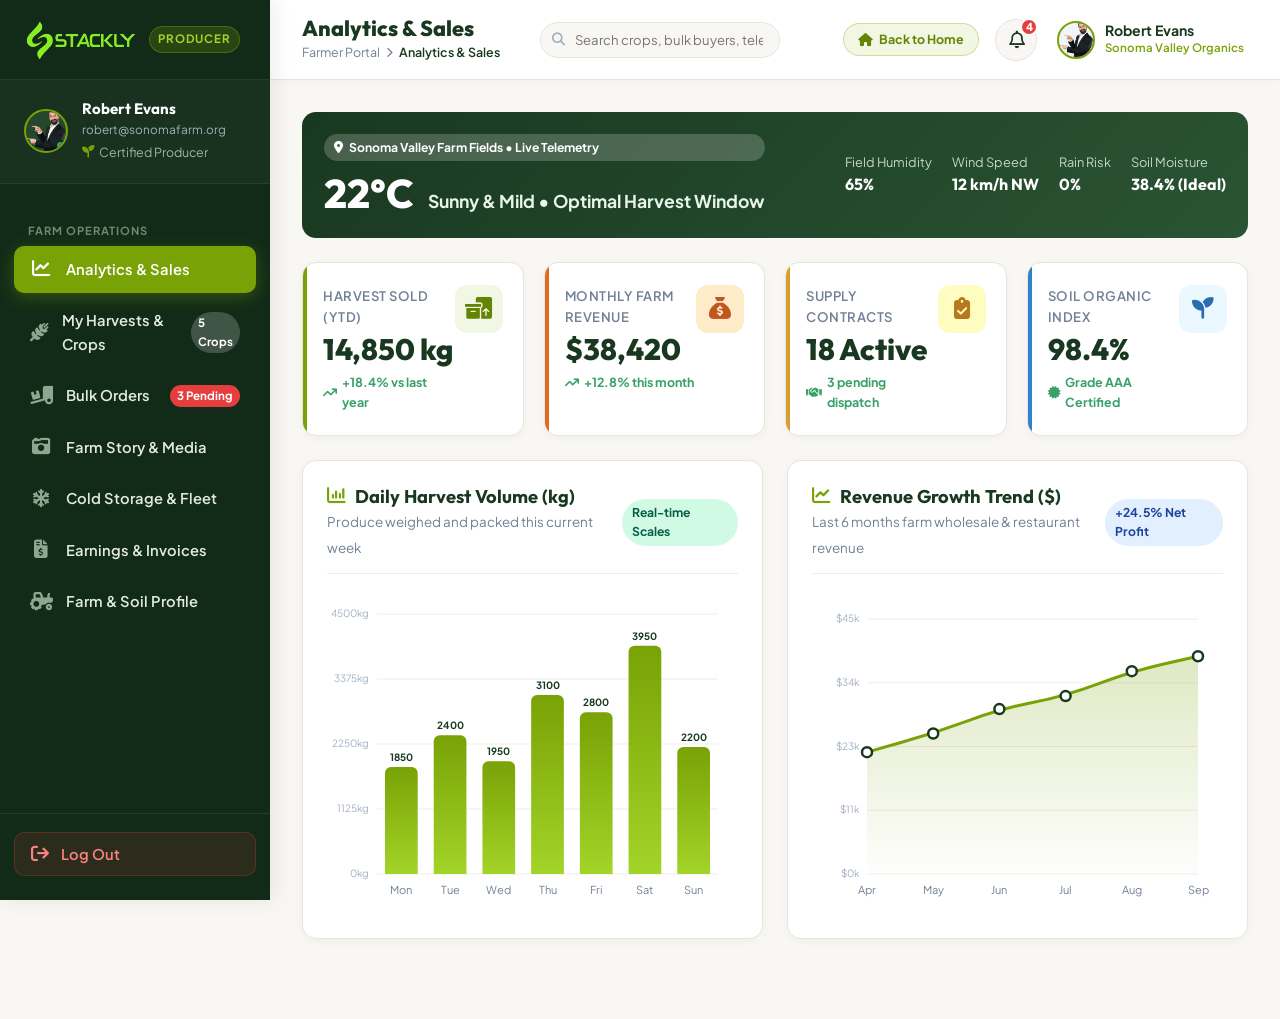
<file: farmer-dashboard.html>
<!DOCTYPE html>
<html lang="en">
<head>
  <meta charset="UTF-8">
  <meta name="viewport" content="width=device-width, initial-scale=1.0">
  <meta name="description" content="Manage organic harvest inventories, wholesale distribution orders, cold storage telemetry, and farm analytics in the Stackly Farmer Production Portal.">
  <meta name="theme-color" content="#79A206">
  <title>Farmer Dashboard - Stackly Organic Food</title>

<link rel="shortcut icon" href="./assets/top-logo.webp" type="image/x-icon">

<link rel="preconnect" href="https://fonts.googleapis.com">
  <link rel="preconnect" href="https://fonts.gstatic.com" crossorigin>
  <link href="https://fonts.googleapis.com/css2?family=Caveat:wght@600;700&family=Outfit:wght@400;500;600;700;800&family=Plus+Jakarta+Sans:wght@300;400;500;600;700;800&display=swap" rel="stylesheet">

<link rel="stylesheet" href="https://cdnjs.cloudflare.com/ajax/libs/font-awesome/6.5.1/css/all.min.css">

<link rel="stylesheet" href="style.css">
  <script src="script.js"></script>
  <script>
    // Instant user auth sync from Login Email
    (function() {
      const email = localStorage.getItem('organic_user_email') || '';
      const username = localStorage.getItem('organic_user_name') || (email ? email.split('@')[0] : '');
      if (username || email) {
        document.addEventListener('DOMContentLoaded', function() {
          if (username) {
            document.querySelectorAll('.sidebar-user-name, .header-user-name').forEach(el => el.textContent = username);
          }
          if (email) {
            document.querySelectorAll('.sidebar-user-email').forEach(el => el.textContent = email);
          }
        });
      }
    })();
  </script>
</head>
<body class="dashboard-body" data-dashboard-role="farmer">

<div id="stackly-preloader" class="stackly-preloader">
    <div class="preloader-bg-glow"></div>
    <div class="preloader-floating-leaves">
      <i class="fa-solid fa-leaf leaf-1"></i>
      <i class="fa-solid fa-seedling leaf-2"></i>
      <i class="fa-solid fa-leaf leaf-3"></i>
      <i class="fa-solid fa-carrot leaf-4"></i>
      <i class="fa-solid fa-apple-whole leaf-5"></i>
    </div>
    <div class="preloader-content">
      <div class="preloader-icon-wrapper">
        <div class="preloader-orbit-ring ring-outer"></div>
        <div class="preloader-orbit-ring ring-inner"></div>
        <div class="preloader-logo-box">
          <img src="./assets/logo.webp" alt="Stackly Organic Food" class="preloader-logo">
        </div>
        <div class="preloader-sprout-pulse" title="100% Organic">
          <i class="fa-solid fa-leaf"></i>
        </div>
      </div>
      <div class="preloader-brand-title">
        <span class="brand-name">Stackly</span>
        <span class="brand-tag">100% FRESH & ORGANIC</span>
      </div>
      <div class="preloader-progress-container">
        <div class="preloader-progress-bar">
          <div class="preloader-progress-fill" id="preloaderProgressFill"></div>
        </div>
        <div class="preloader-status-row">
          <span class="preloader-status-text" id="preloaderStatusText">Harvesting fresh goodness...</span>
          <span class="preloader-percent" id="preloaderPercent">0%</span>
        </div>
      </div>
    </div>
  </div>

<div class="dashboard-container">

<aside class="dashboard-sidebar" id="dashSidebar" aria-label="Farmer Portal Navigation">

<div class="sidebar-header">
        <a href="index.html" class="sidebar-brand" title="Return to Stackly Home">
          <img src="./assets/logo.webp" alt="Stackly Organic" class="sidebar-brand-img">
          <span class="sidebar-role-tag">Producer</span>
        </a>
        <button type="button" class="mobile-sidebar-close" id="mobileSidebarCloseBtn" aria-label="Close menu" title="Close menu">
          <i class="fa-solid fa-xmark"></i>
        </button>
      </div>

<div class="sidebar-user-card">
        <div class="sidebar-user-avatar">
          <img src="./assets/cta-man.webp" alt="Robert Evans Avatar">
          <span class="user-status-dot" title="Producer Online"></span>
        </div>
        <div class="sidebar-user-meta">
          <h4 class="sidebar-user-name">Robert Evans</h4>
          <span class="sidebar-user-email">robert@sonomafarm.org</span>
          <p class="sidebar-user-role"><i class="fa-solid fa-seedling" style="color: #79A206;"></i> Certified Producer</p>
        </div>
      </div>

<nav class="sidebar-nav">
        <div class="sidebar-group-title">Farm Operations</div>
        <ul class="sidebar-menu">

<li class="sidebar-item">
            <a href="#analytics" class="sidebar-link active" data-target="analyticsSection">
              <i class="fa-solid fa-chart-line"></i>
              <span class="sidebar-label">Analytics & Sales</span>
            </a>
          </li>

<li class="sidebar-item">
            <a href="#crops" class="sidebar-link" data-target="cropsSection">
              <i class="fa-solid fa-wheat-awn"></i>
              <span class="sidebar-label">My Harvests & Crops</span>
              <span class="sidebar-badge">5 Crops</span>
            </a>
          </li>

<li class="sidebar-item">
            <a href="#orders-manager" class="sidebar-link" data-target="distributionSection">
              <i class="fa-solid fa-truck-ramp-box"></i>
              <span class="sidebar-label">Bulk Orders</span>
              <span class="sidebar-badge badge-new">3 Pending</span>
            </a>
          </li>

<li class="sidebar-item">
            <a href="#story" class="sidebar-link" data-target="storySection">
              <i class="fa-solid fa-camera-retro"></i>
              <span class="sidebar-label">Farm Story & Media</span>
            </a>
          </li>

<li class="sidebar-item">
            <a href="#logistics" class="sidebar-link" data-target="logisticsSection">
              <i class="fa-solid fa-snowflake"></i>
              <span class="sidebar-label">Cold Storage & Fleet</span>
            </a>
          </li>

<li class="sidebar-item">
            <a href="#earnings" class="sidebar-link" data-target="earningsSection">
              <i class="fa-solid fa-file-invoice-dollar"></i>
              <span class="sidebar-label">Earnings & Invoices</span>
            </a>
          </li>

<li class="sidebar-item">
            <a href="#farm-profile" class="sidebar-link" data-target="profileSection">
              <i class="fa-solid fa-tractor"></i>
              <span class="sidebar-label">Farm & Soil Profile</span>
            </a>
          </li>

</ul>
      </nav>

<div class="sidebar-footer">
        <button type="button" class="btn-sidebar-logout btn-logout-trigger" id="sidebarLogoutBtn">
          <i class="fa-solid fa-arrow-right-from-bracket"></i>
          <span>Log Out</span>
        </button>
      </div>

</aside>

<div class="sidebar-overlay" id="sidebarOverlay"></div>

<main class="dashboard-main">

<header class="dashboard-header">
        <div class="header-left">

<button type="button" class="mobile-sidebar-toggle" id="mobileSidebarToggle" aria-label="Toggle navigation">
            <i class="fa-solid fa-bars"></i>
          </button>

<a href="index.html" class="header-mobile-brand" title="Stackly Organic">
            <img src="./assets/logo.webp" alt="Stackly Organic" class="header-mobile-brand-img">
          </a>

<div class="header-breadcrumbs">
            <h1 class="header-title" id="dashHeaderTitle">Analytics & Sales</h1>
            <div class="header-path" id="dashHeaderPath">
              <span>Farmer Portal</span> <i class="fa-solid fa-chevron-right" style="font-size: 0.65rem;"></i> <span style="color: var(--dash-dark); font-weight: 600;">Analytics & Sales</span>
            </div>
          </div>
        </div>

<div class="header-search">
          <i class="fa-solid fa-magnifying-glass header-search-icon"></i>
          <input type="text" class="header-search-input" id="dashHeaderSearchInput" placeholder="Search crops, bulk buyers, telemetry...">
        </div>

<div class="header-right">

<a href="index.html" class="btn-header-store" id="headerHomeBtn" title="Return to Home">
            <i class="fa-solid fa-house"></i>
            <span class="home-btn-label">Back to Home</span>
          </a>

<div class="notification-wrapper">
            <button type="button" class="header-icon-btn" id="notificationBellBtn" aria-label="Notifications" title="Producer Notifications">
              <i class="fa-regular fa-bell"></i>
              <span class="notification-badge" id="headerNotifBadge">4</span>
            </button>

<div class="notification-dropdown" id="notificationDropdown">
              <div class="notification-dropdown-header">
                <h4 class="notification-dropdown-title">Producer Alerts</h4>
                <button type="button" class="btn-mark-read" id="markAllReadBtn">Mark all as read</button>
              </div>
              <ul class="notification-list">
                <li class="notification-item unread">
                  <div class="notification-item-icon type-order">
                    <i class="fa-solid fa-cart-flatbed"></i>
                  </div>
                  <div class="notification-item-content">
                    <p class="notification-item-text">New bulk order from <strong>Green Garden Bistro</strong>: 450 kg heirloom tomatoes!</p>
                    <span class="notification-item-time">10 mins ago</span>
                  </div>
                </li>
                <li class="notification-item unread">
                  <div class="notification-item-icon type-fresh">
                    <i class="fa-solid fa-snowflake"></i>
                  </div>
                  <div class="notification-item-content">
                    <p class="notification-item-text">Cold Storage Unit A reached optimal curing temperature: <strong>3.5&deg;C</strong>.</p>
                    <span class="notification-item-time">1 hour ago</span>
                  </div>
                </li>
                <li class="notification-item unread">
                  <div class="notification-item-icon type-reward">
                    <i class="fa-solid fa-dollar-sign"></i>
                  </div>
                  <div class="notification-item-content">
                    <p class="notification-item-text">Direct deposit payout of <strong>$8,240.00</strong> cleared to your bank account.</p>
                    <span class="notification-item-time">Yesterday</span>
                  </div>
                </li>
              </ul>
            </div>
          </div>

<div class="header-user-btn" title="Producer Menu">
            <div class="header-user-avatar">
              <img src="./assets/cta-man.webp" alt="Robert Evans">
            </div>
            <div class="header-user-meta">
              <p class="header-user-name">Robert Evans</p>
              <p class="header-user-tier" style="color: #79A206;">Sonoma Valley Organics</p>
            </div>
          </div>
        </div>
      </header>

<div class="dashboard-content-area">

<section class="dash-section active" id="analyticsSection">

<div class="weather-widget-card" data-dash-aos data-delay="50">
            <div class="weather-info-col">
              <span class="status-badge" style="background: rgba(255,255,255,0.2); color: #FFFFFF; margin-bottom: 8px;">
                <i class="fa-solid fa-location-dot"></i> Sonoma Valley Farm Fields &bull; Live Telemetry
              </span>
              <div class="weather-heading-row">
                <span class="weather-temp">22&deg;C</span>
                <span class="weather-condition-desc">Sunny &amp; Mild &bull; Optimal Harvest Window</span>
              </div>
            </div>

<div class="weather-stats">
              <div class="weather-stat-item">
                <span>Field Humidity</span>
                <strong>65%</strong>
              </div>
              <div class="weather-stat-item">
                <span>Wind Speed</span>
                <strong>12 km/h NW</strong>
              </div>
              <div class="weather-stat-item">
                <span>Rain Risk</span>
                <strong>0%</strong>
              </div>
              <div class="weather-stat-item">
                <span>Soil Moisture</span>
                <strong>38.4% (Ideal)</strong>
              </div>
            </div>
          </div>

<div class="kpi-grid">

<div class="kpi-card" data-dash-aos data-delay="100">
              <div class="kpi-info">
                <span class="kpi-label">Harvest Sold (YTD)</span>
                <span class="kpi-value">14,850 kg</span>
                <span class="kpi-trend"><i class="fa-solid fa-arrow-trend-up"></i> +18.4% vs last year</span>
              </div>
              <div class="kpi-icon-box">
                <i class="fa-solid fa-boxes-packing"></i>
              </div>
            </div>

<div class="kpi-card variant-warning" data-dash-aos data-delay="150">
              <div class="kpi-info">
                <span class="kpi-label">Monthly Farm Revenue</span>
                <span class="kpi-value">$38,420</span>
                <span class="kpi-trend"><i class="fa-solid fa-arrow-trend-up"></i> +12.8% this month</span>
              </div>
              <div class="kpi-icon-box">
                <i class="fa-solid fa-sack-dollar"></i>
              </div>
            </div>

<div class="kpi-card variant-accent" data-dash-aos data-delay="200">
              <div class="kpi-info">
                <span class="kpi-label">Supply Contracts</span>
                <span class="kpi-value">18 Active</span>
                <span class="kpi-trend"><i class="fa-solid fa-handshake"></i> 3 pending dispatch</span>
              </div>
              <div class="kpi-icon-box">
                <i class="fa-solid fa-clipboard-check"></i>
              </div>
            </div>

<div class="kpi-card variant-info" data-dash-aos data-delay="250">
              <div class="kpi-info">
                <span class="kpi-label">Soil Organic Index</span>
                <span class="kpi-value">98.4%</span>
                <span class="kpi-trend"><i class="fa-solid fa-certificate"></i> Grade AAA Certified</span>
              </div>
              <div class="kpi-icon-box">
                <i class="fa-solid fa-seedling"></i>
              </div>
            </div>

</div>

<div class="dash-grid-2col dash-charts-grid" style="margin-bottom: 24px;">

<div class="dash-card" data-dash-aos data-delay="300">
              <div class="dash-card-header">
                <div>
                  <h3 class="dash-card-title"><i class="fa-solid fa-chart-column"></i> Daily Harvest Volume (kg)</h3>
                  <span class="dash-card-subtitle">Produce weighed and packed this current week</span>
                </div>
                <span class="status-badge badge-ready">Real-time Scales</span>
              </div>
              <div class="chart-container-card">
                <canvas id="harvestVolumeCanvas" class="chart-canvas"></canvas>
              </div>
            </div>

<div class="dash-card" data-dash-aos data-delay="350">
              <div class="dash-card-header">
                <div>
                  <h3 class="dash-card-title"><i class="fa-solid fa-chart-line"></i> Revenue Growth Trend ($)</h3>
                  <span class="dash-card-subtitle">Last 6 months farm wholesale & restaurant revenue</span>
                </div>
                <span class="status-badge badge-transit">+24.5% Net Profit</span>
              </div>
              <div class="chart-container-card">
                <canvas id="revenueTrendCanvas" class="chart-canvas"></canvas>
              </div>
            </div>

</div>

</section>

<section class="dash-section" id="cropsSection">

<div class="dash-card" data-dash-aos>
            <div class="dash-card-header">
              <div>
                <h3 class="dash-card-title"><i class="fa-solid fa-wheat-awn"></i> Current Harvest & Crop Batches</h3>
                <span class="dash-card-subtitle">Monitor yields, stock levels, harvest dates, and unit prices</span>
              </div>
              <button type="button" class="btn-dash-primary" onclick="window.location.href='404.html'">
                <i class="fa-solid fa-plus"></i> Add New Crop Batch
              </button>
            </div>

<div class="crops-grid">

<div class="crop-card">
                <div class="crop-card-header">
                  <div class="crop-variety-icon">
                    <i class="fa-solid fa-apple-whole"></i>
                  </div>
                  <span class="status-badge badge-ready">Ready to Harvest</span>
                </div>
                <h4 style="margin: 0 0 4px; font-weight: 800; color: var(--dash-dark);">Purple Cherokee Tomatoes</h4>
                <p style="font-size: 0.82rem; color: var(--dash-text-muted); margin: 0 0 8px;">Field Block 4 &bull; Heirloom Vine-Ripened</p>

<div class="crop-stock-bar">
                  <div class="crop-stock-fill" style="width: 82%;"></div>
                </div>

<div style="display: flex; justify-content: space-between; font-size: 0.86rem; margin-top: 10px;">
                  <span>In Stock: <strong>2,400 kg</strong></span>
                  <span style="color: var(--dash-primary-dark); font-weight: 800;">$4.50 / kg</span>
                </div>
                <div style="font-size: 0.76rem; color: var(--dash-text-muted); margin-top: 6px;">
                  Harvest Window: Sep 20 - Oct 10
                </div>
              </div>

<div class="crop-card">
                <div class="crop-card-header">
                  <div class="crop-variety-icon" style="background: #EBF8FF; color: #2B6CB0;">
                    <i class="fa-solid fa-leaf"></i>
                  </div>
                  <span class="status-badge badge-ready">In Stock</span>
                </div>
                <h4 style="margin: 0 0 4px; font-weight: 800; color: var(--dash-dark);">Tuscan Lacinato Kale</h4>
                <p style="font-size: 0.82rem; color: var(--dash-text-muted); margin: 0 0 8px;">Greenhouse 2 &bull; Organic Nutrient Rich</p>

<div class="crop-stock-bar">
                  <div class="crop-stock-fill" style="width: 65%; background: #319795;"></div>
                </div>

<div style="display: flex; justify-content: space-between; font-size: 0.86rem; margin-top: 10px;">
                  <span>In Stock: <strong>850 kg</strong></span>
                  <span style="color: var(--dash-primary-dark); font-weight: 800;">$3.20 / kg</span>
                </div>
                <div style="font-size: 0.76rem; color: var(--dash-text-muted); margin-top: 6px;">
                  Harvest Window: Weekly Continuous
                </div>
              </div>

<div class="crop-card">
                <div class="crop-card-header">
                  <div class="crop-variety-icon" style="background: #FEFCBF; color: #B7791F;">
                    <i class="fa-solid fa-lemon"></i>
                  </div>
                  <span class="status-badge badge-storage">Curing / Cold Store</span>
                </div>
                <h4 style="margin: 0 0 4px; font-weight: 800; color: var(--dash-dark);">Golden Honeycrisp Apples</h4>
                <p style="font-size: 0.82rem; color: var(--dash-text-muted); margin: 0 0 8px;">North Orchard &bull; Crisp & Sweet</p>

<div class="crop-stock-bar">
                  <div class="crop-stock-fill" style="width: 90%; background: #D69E2E;"></div>
                </div>

<div style="display: flex; justify-content: space-between; font-size: 0.86rem; margin-top: 10px;">
                  <span>In Stock: <strong>5,200 kg</strong></span>
                  <span style="color: var(--dash-primary-dark); font-weight: 800;">$2.80 / kg</span>
                </div>
                <div style="font-size: 0.76rem; color: var(--dash-text-muted); margin-top: 6px;">
                  Storage Facility: Unit B (4.0&deg;C)
                </div>
              </div>

<div class="crop-card">
                <div class="crop-card-header">
                  <div class="crop-variety-icon">
                    <i class="fa-solid fa-seedling"></i>
                  </div>
                  <span class="status-badge badge-ready">Harvesting Today</span>
                </div>
                <h4 style="margin: 0 0 4px; font-weight: 800; color: var(--dash-dark);">Baby Field Spinach</h4>
                <p style="font-size: 0.82rem; color: var(--dash-text-muted); margin: 0 0 8px;">South Valley Loam &bull; Tender Cut</p>

<div class="crop-stock-bar">
                  <div class="crop-stock-fill" style="width: 50%;"></div>
                </div>

<div style="display: flex; justify-content: space-between; font-size: 0.86rem; margin-top: 10px;">
                  <span>In Stock: <strong>1,100 kg</strong></span>
                  <span style="color: var(--dash-primary-dark); font-weight: 800;">$5.00 / kg</span>
                </div>
                <div style="font-size: 0.76rem; color: var(--dash-text-muted); margin-top: 6px;">
                  Packed Fresh: Morning Harvest
                </div>
              </div>

<div class="crop-card">
                <div class="crop-card-header">
                  <div class="crop-variety-icon" style="background: #FEEBC8; color: #C05621;">
                    <svg xmlns="http://www.w3.org/2000/svg" viewBox="0 0 24 24" fill="currentColor" width="1.3em" height="1.3em" aria-hidden="true"><path d="M12 2C7.03 2 3 6.03 3 11c0 2.39 1.35 4.39 2.93 5.63C6.47 17.12 7 17.94 7 19v1a1 1 0 001 1h8a1 1 0 001-1v-1c0-1.06.53-1.88 1.07-2.37C19.65 15.39 21 13.39 21 11c0-4.97-4.03-9-9-9zm1 15H11v-4h2v4z"/></svg>
                  </div>
                  <span class="status-badge badge-low">Low Stock</span>
                </div>
                <h4 style="margin: 0 0 4px; font-weight: 800; color: var(--dash-dark);">Wild Forest Chanterelles</h4>
                <p style="font-size: 0.82rem; color: var(--dash-text-muted); margin: 0 0 8px;">Oak Grove Shade &bull; Hand Foraged</p>

<div class="crop-stock-bar">
                  <div class="crop-stock-fill" style="width: 25%; background: #E53E3E;"></div>
                </div>

<div style="display: flex; justify-content: space-between; font-size: 0.86rem; margin-top: 10px;">
                  <span>In Stock: <strong>320 kg</strong></span>
                  <span style="color: var(--dash-primary-dark); font-weight: 800;">$16.50 / kg</span>
                </div>
                <div style="font-size: 0.76rem; color: var(--dash-text-muted); margin-top: 6px;">
                  High demand restaurant reserved
                </div>
              </div>

<div class="crop-card">
                <div class="crop-card-header">
                  <div class="crop-variety-icon" style="background: #FAF5FF; color: #6B46C1;">
                    <i class="fa-solid fa-carrot"></i>
                  </div>
                  <span class="status-badge badge-ready">In Stock</span>
                </div>
                <h4 style="margin: 0 0 4px; font-weight: 800; color: var(--dash-dark);">Heritage Red Onions</h4>
                <p style="font-size: 0.82rem; color: var(--dash-text-muted); margin: 0 0 8px;">East Field Row 7 &bull; Slow Cured</p>

<div class="crop-stock-bar">
                  <div class="crop-stock-fill" style="width: 72%; background: #6B46C1;"></div>
                </div>

<div style="display: flex; justify-content: space-between; font-size: 0.86rem; margin-top: 10px;">
                  <span>In Stock: <strong>3,100 kg</strong></span>
                  <span style="color: var(--dash-primary-dark); font-weight: 800;">$1.90 / kg</span>
                </div>
                <div style="font-size: 0.76rem; color: var(--dash-text-muted); margin-top: 6px;">
                  Harvest Window: Oct 5 - Nov 1
                </div>
              </div>

</div>
          </div>

</section>

<section class="dash-section" id="distributionSection">

<div class="dash-card" data-dash-aos>
            <div class="dash-card-header">
              <div>
                <h3 class="dash-card-title"><i class="fa-solid fa-truck-ramp-box"></i> Bulk & Wholesale Orders</h3>
                <span class="dash-card-subtitle">Review incoming grocery and restaurant orders, confirm availability, and dispatch cold fleet</span>
              </div>
              <span class="status-badge badge-transit">3 Orders Awaiting Fulfillment</span>
            </div>

<div class="dash-table-wrapper">
              <table class="dash-table">
                <thead>
                  <tr>
                    <th>Order #</th>
                    <th>Buyer Partner</th>
                    <th>Requested Variety</th>
                    <th>Quantity</th>
                    <th>Destination</th>
                    <th>Value</th>
                    <th>Status</th>
                    <th>Fulfillment Action</th>
                  </tr>
                </thead>
                <tbody>

<tr>
                    <td><strong>#BLK-1049</strong></td>
                    <td>
                      <strong>Green Garden Bistro</strong>
                      <div class="table-product-sub">Michelin Eco Partner</div>
                    </td>
                    <td>Cherokee Heirloom Tomatoes</td>
                    <td><strong>450 kg</strong></td>
                    <td>Manhattan, NY</td>
                    <td><strong style="color: var(--dash-primary-dark);">$2,025.00</strong></td>
                    <td><span class="status-badge badge-processing"><i class="fa-solid fa-clock"></i> Pending</span></td>
                    <td>
                      <button type="button" class="btn-table-action btn-reorder btn-accept-order" data-order-id="#BLK-1049">
                        <i class="fa-solid fa-check"></i> Accept Order
                      </button>
                    </td>
                  </tr>

<tr>
                    <td><strong>#BLK-1050</strong></td>
                    <td>
                      <strong>Whole Earth Market</strong>
                      <div class="table-product-sub">Organic Co-op Chain</div>
                    </td>
                    <td>Honeycrisp Apples (Crates)</td>
                    <td><strong>1,200 kg</strong></td>
                    <td>Queens Distribution Hub</td>
                    <td><strong style="color: var(--dash-primary-dark);">$3,360.00</strong></td>
                    <td><span class="status-badge badge-ready"><i class="fa-solid fa-check"></i> Accepted</span></td>
                    <td>
                      <button type="button" class="btn-table-action btn-reorder" onclick="window.location.href='404.html'">
                        <i class="fa-solid fa-truck-fast"></i> Dispatch
                      </button>
                    </td>
                  </tr>

<tr>
                    <td><strong>#BLK-1052</strong></td>
                    <td>
                      <strong>Chef Michael's Table</strong>
                      <div class="table-product-sub">Farm-to-Table Eatery</div>
                    </td>
                    <td>Baby Spinach & Tuscan Kale</td>
                    <td><strong>180 kg</strong></td>
                    <td>Brooklyn, NY</td>
                    <td><strong style="color: var(--dash-primary-dark);">$810.00</strong></td>
                    <td><span class="status-badge badge-transit"><i class="fa-solid fa-truck"></i> En Route</span></td>
                    <td>
                      <button type="button" class="btn-table-action" disabled style="opacity: 0.6;">
                        <i class="fa-solid fa-check-double"></i> In Transit
                      </button>
                    </td>
                  </tr>

</tbody>
              </table>
            </div>
          </div>

</section>

<section class="dash-section" id="storySection">

<div class="dash-card" data-dash-aos>
            <div class="dash-card-header">
              <div>
                <h3 class="dash-card-title"><i class="fa-solid fa-photo-film"></i> Farm Story, Photos & Customer Feed</h3>
                <span class="dash-card-subtitle">Showcase your soil philosophy, organic certifications, and weekly farm updates to customers</span>
              </div>
            </div>

<div style="margin-bottom: 24px;">
              <h4 style="font-weight: 800; font-size: 1rem; color: var(--dash-dark); margin: 0 0 12px;">Verified Farm Certifications</h4>
              <div style="display: flex; gap: 14px; flex-wrap: wrap;">
                <div class="soil-audit-pill" style="display: flex; align-items: center; gap: 10px; padding: 10px 16px;">
                  <i class="fa-solid fa-certificate" style="color: var(--dash-primary); font-size: 1.4rem;"></i>
                  <div style="text-align: left;">
                    <h5 style="margin: 0;">USDA Organic</h5>
                    <p style="font-size: 0.85rem; margin: 0;">Certified #ORG-89211</p>
                  </div>
                </div>

<div class="soil-audit-pill" style="display: flex; align-items: center; gap: 10px; padding: 10px 16px;">
                  <i class="fa-solid fa-dna" style="color: #3182CE; font-size: 1.4rem;"></i>
                  <div style="text-align: left;">
                    <h5 style="margin: 0;">Non-GMO Project</h5>
                    <p style="font-size: 0.85rem; margin: 0;">Verified 2026</p>
                  </div>
                </div>

<div class="soil-audit-pill" style="display: flex; align-items: center; gap: 10px; padding: 10px 16px;">
                  <i class="fa-solid fa-sun" style="color: #D69E2E; font-size: 1.4rem;"></i>
                  <div style="text-align: left;">
                    <h5 style="margin: 0;">Demeter Biodynamic</h5>
                    <p style="font-size: 0.85rem; margin: 0;">Active Soil Standard</p>
                  </div>
                </div>

<div class="soil-audit-pill" style="display: flex; align-items: center; gap: 10px; padding: 10px 16px;">
                  <i class="fa-solid fa-bee" style="color: #DD6B20; font-size: 1.4rem;"></i>
                  <div style="text-align: left;">
                    <h5 style="margin: 0;">Bee-Friendly</h5>
                    <p style="font-size: 0.85rem; margin: 0;">Pollinator Habitat</p>
                  </div>
                </div>
              </div>
            </div>

<div style="border-top: 1px solid var(--dash-border-light); padding-top: 20px;">
              <h4 style="font-weight: 800; font-size: 1rem; color: var(--dash-dark); margin: 0 0 10px;">Post Customer Update / Farm News</h4>
              <div class="dashboard-form-grid" style="grid-template-columns: 1fr;">
                <textarea class="dashboard-input" id="farmUpdatePostInput" placeholder="Write an update for your consumers (e.g. 'Heirloom tomato seedlings planted today under sunny skies! Expect first harvests in 4 weeks.')..."></textarea>
                <div style="display: flex; justify-content: flex-end; gap: 10px;">
                  <button type="button" class="btn-dash-primary" onclick="window.location.href='404.html'">
                    <i class="fa-solid fa-bullhorn"></i> Publish Update
                  </button>
                </div>
              </div>
            </div>

</div>

</section>

<section class="dash-section" id="logisticsSection">

<div class="dash-card" data-dash-aos>
            <div class="dash-card-header">
              <div>
                <h3 class="dash-card-title"><i class="fa-solid fa-snowflake"></i> Live Cold Storage Facility Telemetry</h3>
                <span class="dash-card-subtitle">IoT sensors monitoring temperature, humidity, and atmospheric curing</span>
              </div>
              <span class="status-badge badge-ready"><span class="sensor-status-pulse"></span> All Systems Normal</span>
            </div>

<div class="sensor-grid">

<div class="sensor-card">
                <div style="display: flex; justify-content: space-between; align-items: center; margin-bottom: 8px;">
                  <h4 style="margin: 0; font-weight: 800; color: var(--dash-dark);">Unit A: Leafy Greens</h4>
                  <span class="status-badge badge-ready">Optimal</span>
                </div>
                <div style="font-size: 2rem; font-weight: 800; color: #319795; font-family: var(--font-heading);">3.5&deg;C</div>
                <p style="font-size: 0.82rem; color: var(--dash-text-muted); margin: 4px 0 0;">
                  Humidity: <strong>92%</strong> &bull; Capacity: <strong>84%</strong>
                </p>
              </div>

<div class="sensor-card">
                <div style="display: flex; justify-content: space-between; align-items: center; margin-bottom: 8px;">
                  <h4 style="margin: 0; font-weight: 800; color: var(--dash-dark);">Unit B: Apples & Roots</h4>
                  <span class="status-badge badge-ready">Optimal</span>
                </div>
                <div style="font-size: 2rem; font-weight: 800; color: #319795; font-family: var(--font-heading);">4.0&deg;C</div>
                <p style="font-size: 0.82rem; color: var(--dash-text-muted); margin: 4px 0 0;">
                  Humidity: <strong>88%</strong> &bull; Capacity: <strong>65%</strong>
                </p>
              </div>

<div class="sensor-card">
                <div style="display: flex; justify-content: space-between; align-items: center; margin-bottom: 8px;">
                  <h4 style="margin: 0; font-weight: 800; color: var(--dash-dark);">Unit C: Packing Staging</h4>
                  <span class="status-badge badge-ready">Optimal</span>
                </div>
                <div style="font-size: 2rem; font-weight: 800; color: #319795; font-family: var(--font-heading);">5.0&deg;C</div>
                <p style="font-size: 0.82rem; color: var(--dash-text-muted); margin: 4px 0 0;">
                  Humidity: <strong>80%</strong> &bull; Capacity: <strong>40%</strong>
                </p>
              </div>

</div>
          </div>

<div class="dash-card" data-dash-aos data-delay="100">
            <div class="dash-card-header">
              <div>
                <h3 class="dash-card-title"><i class="fa-solid fa-van-shuttle"></i> Active Refrigerated Fleet Transit</h3>
                <span class="dash-card-subtitle">En route delivery vehicles with live GPS and cargo temperature monitors</span>
              </div>
            </div>

<div style="padding: 10px 0;">
              <div style="display: flex; justify-content: space-between; align-items: center; margin-bottom: 8px;">
                <div>
                  <strong>Refrigerated Van #04</strong> &mdash; Route: Sonoma Valley Farm &rarr; Brooklyn Distribution Center
                </div>
                <span class="status-badge badge-transit"><i class="fa-solid fa-truck"></i> 72% Completed</span>
              </div>

<div class="crop-stock-bar" style="height: 10px;">
                <div class="crop-stock-fill" style="width: 72%;"></div>
              </div>

<div style="display: flex; justify-content: space-between; font-size: 0.82rem; color: var(--dash-text-muted); margin-top: 8px;">
                <span>Cargo Temp: <strong style="color: #38A169;">3.8&deg;C</strong></span>
                <span>Speed: <strong>88 km/h</strong></span>
                <span>Estimated Arrival: <strong>1 hr 45 min</strong></span>
              </div>
            </div>
          </div>

</section>

<section class="dash-section" id="earningsSection">

<div class="kpi-grid" data-dash-aos>

<div class="kpi-card">
              <div class="kpi-info">
                <span class="kpi-label">Available for Payout</span>
                <span class="kpi-value">$8,240.00</span>
                <span class="kpi-trend"><i class="fa-solid fa-bolt"></i> Ready for Transfer</span>
              </div>
              <div class="kpi-icon-box">
                <i class="fa-solid fa-wallet"></i>
              </div>
            </div>

<div class="kpi-card variant-warning">
              <div class="kpi-info">
                <span class="kpi-label">Pending Escrow</span>
                <span class="kpi-value">$4,110.50</span>
                <span class="kpi-trend"><i class="fa-solid fa-clock"></i> Releases upon delivery</span>
              </div>
              <div class="kpi-icon-box">
                <i class="fa-solid fa-lock"></i>
              </div>
            </div>

<div class="kpi-card variant-accent">
              <div class="kpi-info">
                <span class="kpi-label">YTD Gross Earnings</span>
                <span class="kpi-value">$184,650</span>
                <span class="kpi-trend"><i class="fa-solid fa-arrow-trend-up"></i> +21.4% YoY</span>
              </div>
              <div class="kpi-icon-box">
                <i class="fa-solid fa-money-bill-trend-up"></i>
              </div>
            </div>

<div class="kpi-card variant-info">
              <div class="kpi-info">
                <span class="kpi-label">Direct Deposit Bank</span>
                <span class="kpi-value" style="font-size: 1.2rem;">Checking &bull;&bull; 4892</span>
                <span class="kpi-trend"><i class="fa-solid fa-shield-halved"></i> Verified Direct</span>
              </div>
              <div class="kpi-icon-box">
                <i class="fa-solid fa-building-columns"></i>
              </div>
            </div>

</div>

<div class="dash-card" data-dash-aos data-delay="100">
            <div class="dash-card-header">
              <div>
                <h3 class="dash-card-title"><i class="fa-solid fa-receipt"></i> Harvest Invoice Receipts</h3>
                <span class="dash-card-subtitle">Downloadable tax and distribution receipts for partner transactions</span>
              </div>
            </div>

<div class="dash-table-wrapper">
              <table class="dash-table">
                <thead>
                  <tr>
                    <th>Invoice ID</th>
                    <th>Date</th>
                    <th>Buyer Partner</th>
                    <th>Billed Amount</th>
                    <th>Payment Status</th>
                    <th>Download</th>
                  </tr>
                </thead>
                <tbody>
                  <tr>
                    <td><strong>#INV-2026-089</strong></td>
                    <td>Sep 24, 2026</td>
                    <td>Green Garden Bistro</td>
                    <td><strong>$2,025.00</strong></td>
                    <td><span class="status-badge badge-ready">Paid Direct</span></td>
                    <td>
                      <button type="button" class="btn-table-action btn-download-inv" data-inv-id="#INV-2026-089">
                        <i class="fa-solid fa-download"></i> Download PDF
                      </button>
                    </td>
                  </tr>

<tr>
                    <td><strong>#INV-2026-088</strong></td>
                    <td>Sep 18, 2026</td>
                    <td>Whole Earth Market</td>
                    <td><strong>$4,850.00</strong></td>
                    <td><span class="status-badge badge-ready">Paid Direct</span></td>
                    <td>
                      <button type="button" class="btn-table-action btn-download-inv" data-inv-id="#INV-2026-088">
                        <i class="fa-solid fa-download"></i> Download PDF
                      </button>
                    </td>
                  </tr>

<tr>
                    <td><strong>#INV-2026-087</strong></td>
                    <td>Sep 10, 2026</td>
                    <td>Farmstead Eatery</td>
                    <td><strong>$1,740.00</strong></td>
                    <td><span class="status-badge badge-ready">Paid Direct</span></td>
                    <td>
                      <button type="button" class="btn-table-action btn-download-inv" data-inv-id="#INV-2026-087">
                        <i class="fa-solid fa-download"></i> Download PDF
                      </button>
                    </td>
                  </tr>
                </tbody>
              </table>
            </div>
          </div>

</section>

<section class="dash-section" id="profileSection">

<div class="dash-card" data-dash-aos>
            <div class="dash-card-header">
              <div>
                <h3 class="dash-card-title"><i class="fa-solid fa-tractor"></i> Farm Specifications & Soil Health Audit</h3>
                <span class="dash-card-subtitle">Official agricultural registry data and soil microbiology report</span>
              </div>
            </div>

<div class="dash-grid-2col dash-farm-specs-grid">

<div style="border: 1px solid var(--dash-border); border-radius: var(--dash-radius-sm); padding: 20px; background: #FAFDF2;">
                <h4 style="margin: 0 0 10px; font-weight: 800; color: var(--dash-dark);">Valley Crest Organic Farm & Orchards</h4>
                <p style="font-size: 0.88rem; color: var(--dash-text); line-height: 1.7; margin: 0;">
                  <strong>Physical Location:</strong> 1420 Orchard Valley Road, Sonoma County, CA 95476<br>
                  <strong>Total Land Size:</strong> 145 Certified Organic Acres<br>
                  <strong>Irrigation System:</strong> 100% Solar-Powered Closed-Loop Drip<br>
                  <strong>Certification Audit:</strong> Annual renewal passed (Valid until 2027)
                </p>
              </div>

<div style="border: 1px solid var(--dash-border); border-radius: var(--dash-radius-sm); padding: 20px; background: #FFFFFF;">
                <h4 style="margin: 0 0 10px; font-weight: 800; color: var(--dash-dark);">2026 Soil Health Audit (Lab Certified)</h4>

<div class="soil-audit-grid">
                  <div class="soil-audit-pill">
                    <h5>Soil pH</h5>
                    <p style="color: var(--dash-primary-dark);">6.8</p>
                  </div>
                  <div class="soil-audit-pill">
                    <h5>Nitrogen (N)</h5>
                    <p style="color: var(--dash-primary-dark);">High</p>
                  </div>
                  <div class="soil-audit-pill">
                    <h5>Phosphorus</h5>
                    <p style="color: var(--dash-primary-dark);">48 ppm</p>
                  </div>
                  <div class="soil-audit-pill">
                    <h5>Potassium</h5>
                    <p style="color: var(--dash-primary-dark);">220 ppm</p>
                  </div>
                </div>

<div style="margin-top: 14px; font-size: 0.82rem; color: var(--dash-text-muted);">
                  <i class="fa-solid fa-circle-check" style="color: #38A169;"></i> Soil microbiological biomass score: <strong>94.2 / 100</strong> (Optimal organic grade).
                </div>
              </div>

</div>
          </div>

</section>

</div>
    </main>

</div>

<div class="dash-modal-overlay" id="logoutConfirmModal" role="dialog" aria-modal="true" aria-labelledby="logoutModalTitle">
    <div class="dash-modal-card">
      <div class="logout-icon-ring">
        <i class="fa-solid fa-arrow-right-from-bracket"></i>
      </div>
      <h3 class="dash-modal-title" id="logoutModalTitle">Are you sure you want to log out?</h3>
      <p class="dash-modal-desc">
        You will be securely signed out of your farmer producer portal. All active telemetry sessions will remain logged.
      </p>
      <div class="dash-modal-actions">
        <button type="button" class="btn-modal-cancel" id="cancelLogoutBtn">Cancel</button>
        <button type="button" class="btn-modal-confirm" id="confirmLogoutBtn">Yes, Log Out</button>
      </div>
    </div>
  </div>

<div class="toast-container" id="dashToastContainer"></div>

</body>
</html>
</file>
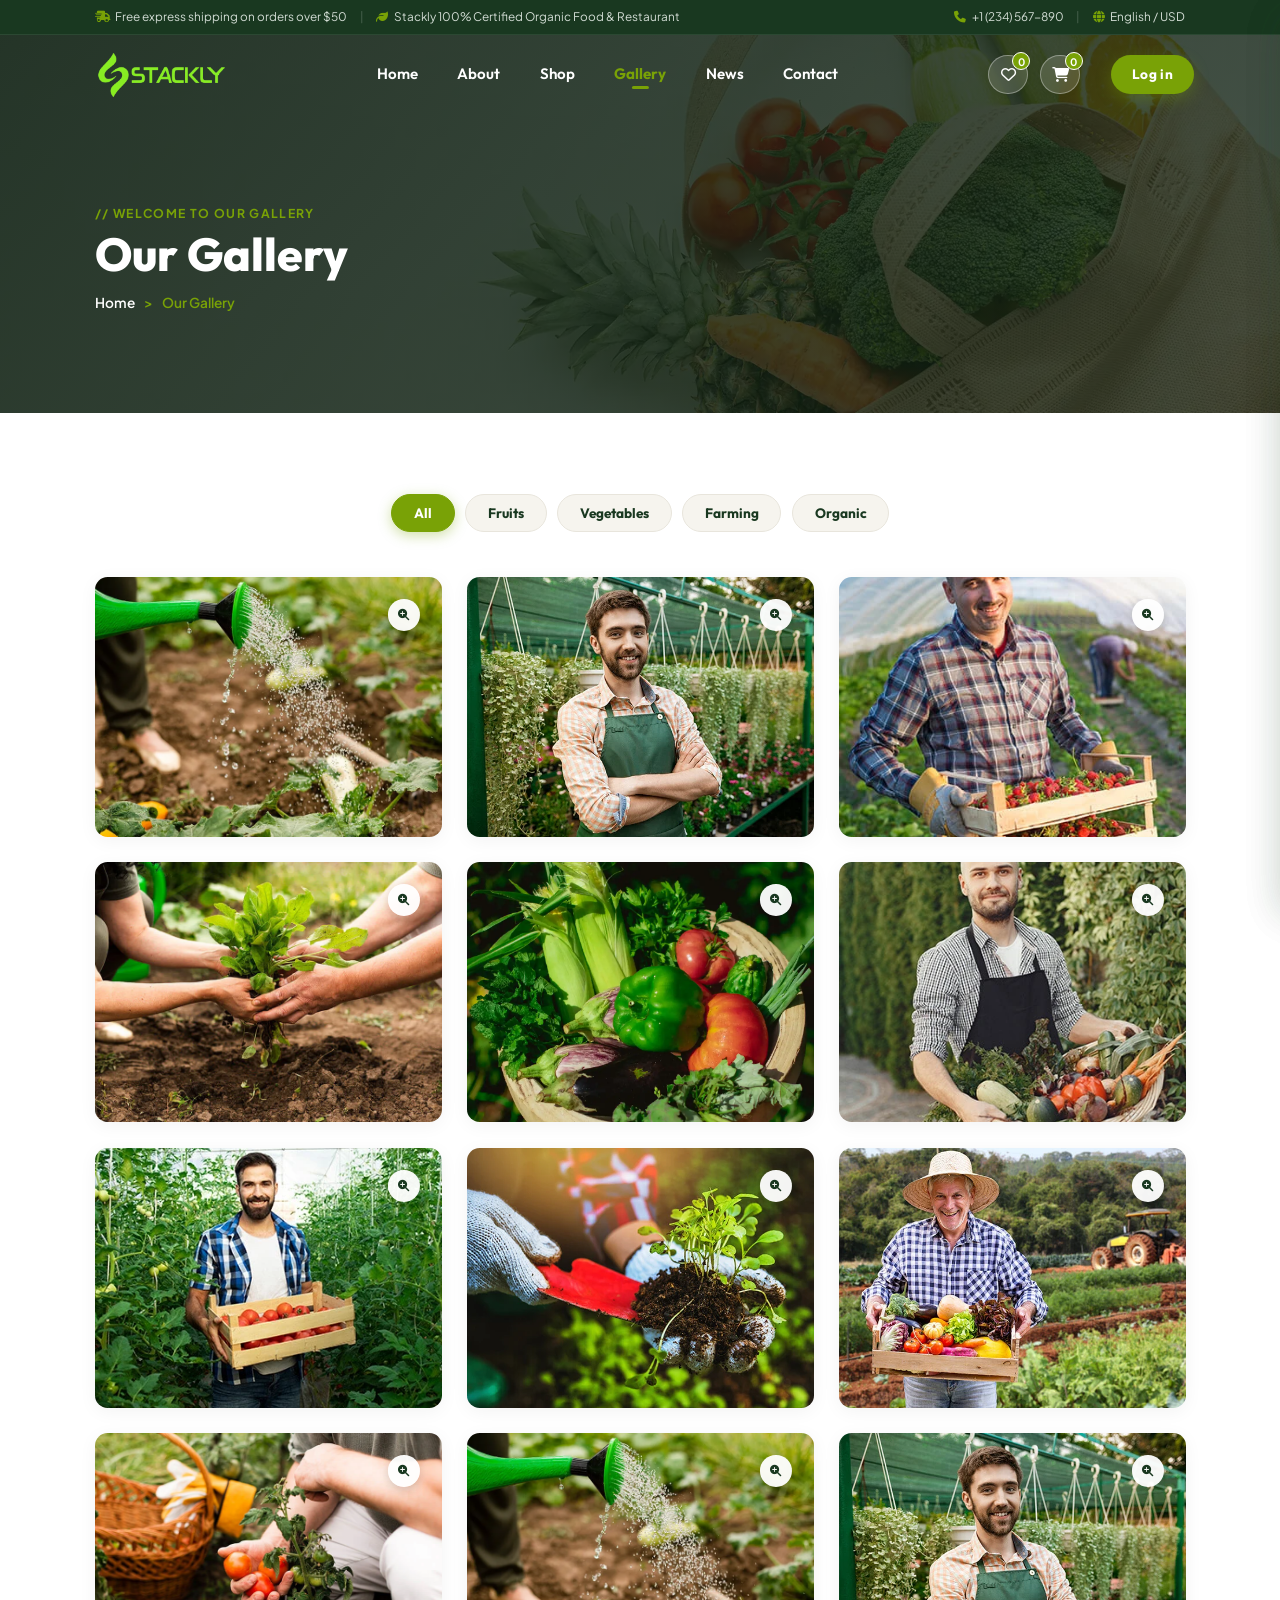
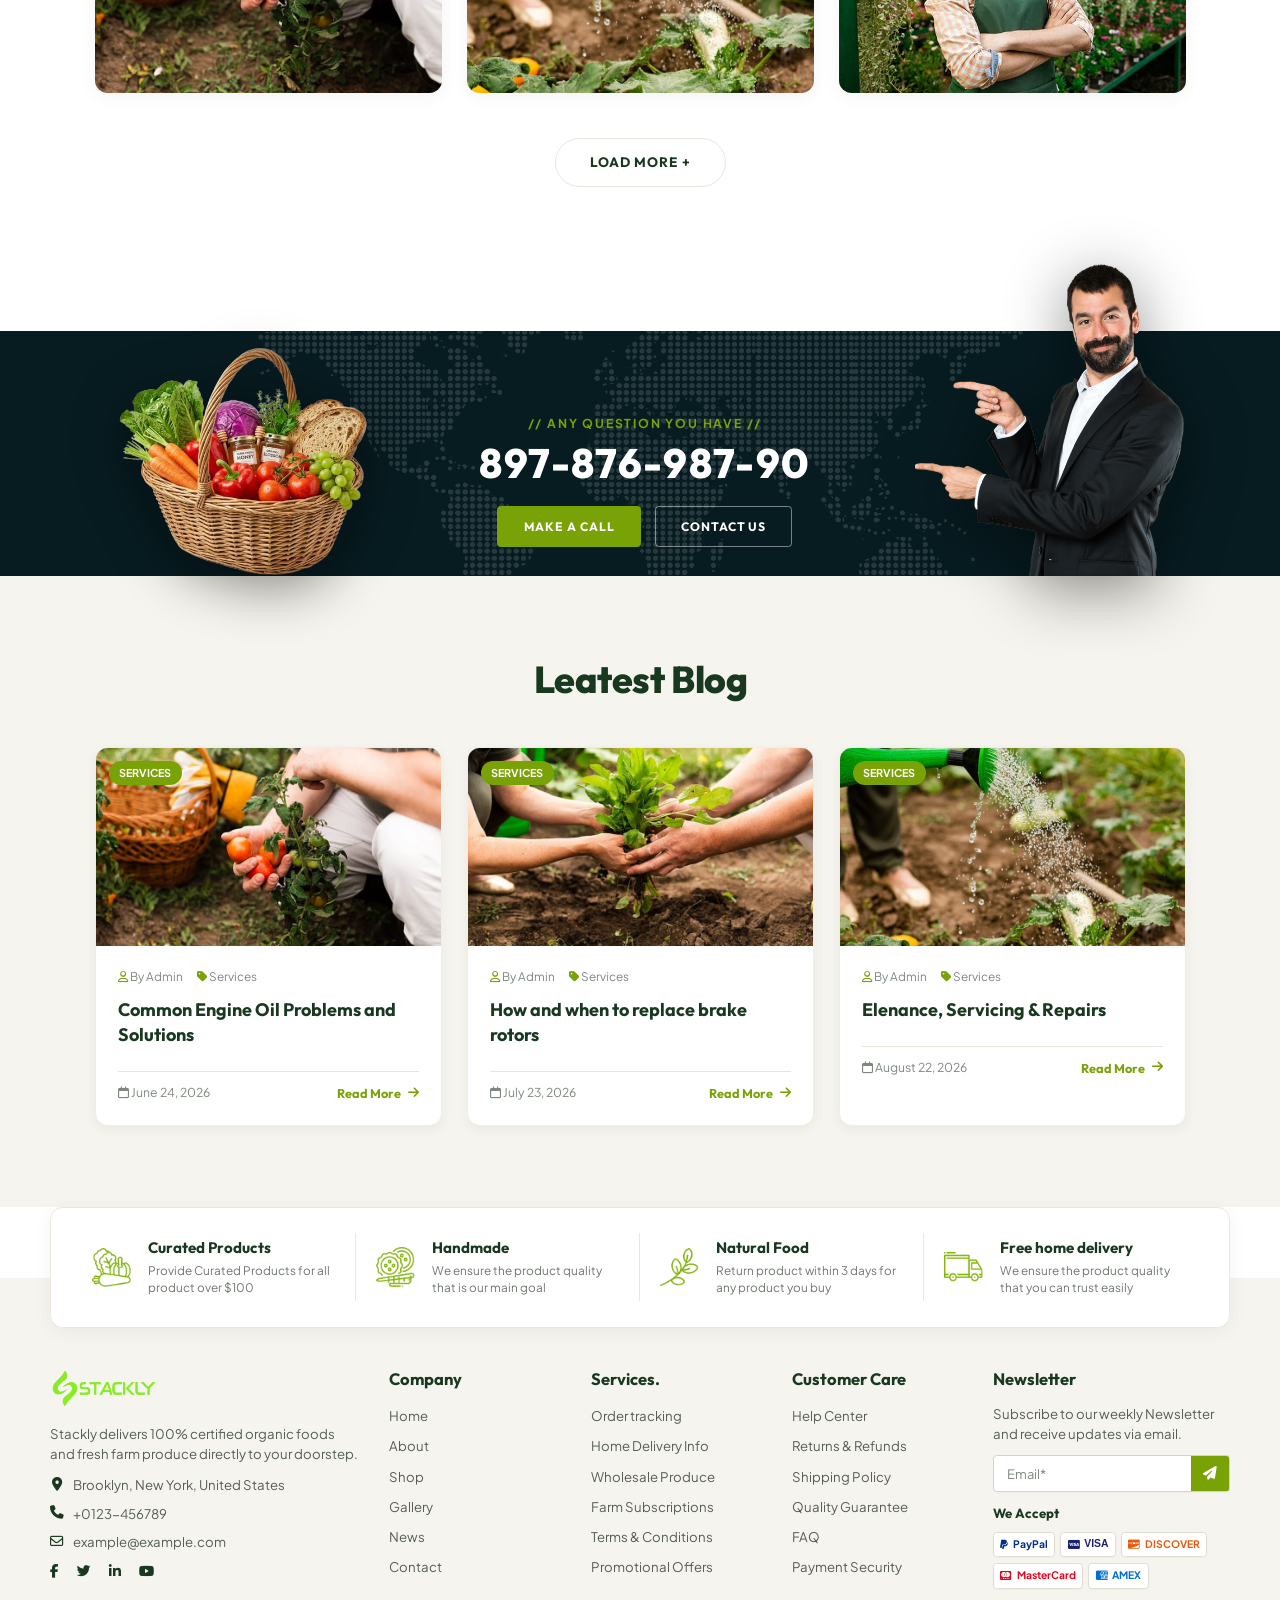
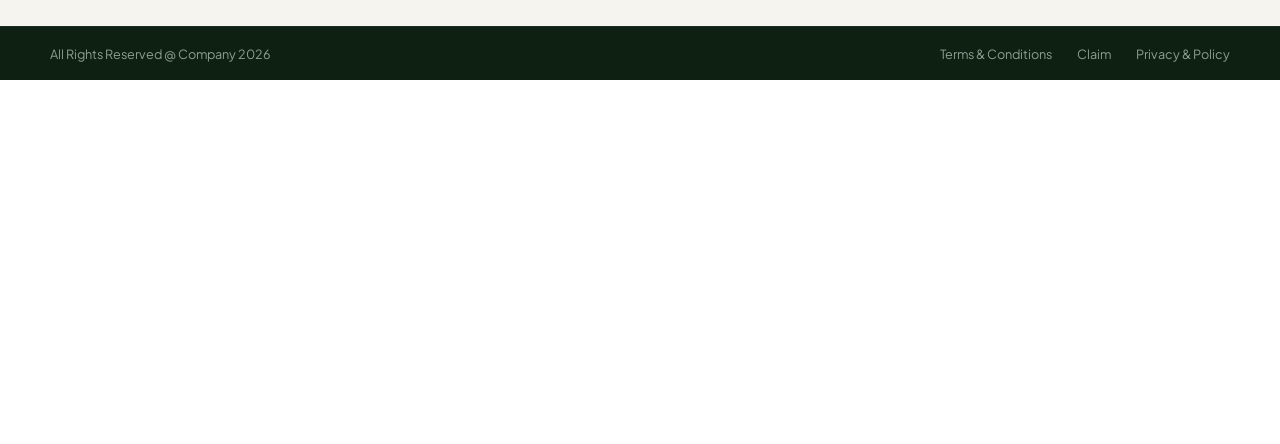
<file: gallery.html>
<!DOCTYPE html>
<html lang="en">
<head>
  <meta charset="UTF-8">
  <meta name="viewport" content="width=device-width, initial-scale=1.0">
  <title>Our Gallery - Stackly Organic Food & Restaurant</title>
  <meta name="description" content="Explore our organic farm harvest, cultivation methods, greenhouse nursery, and fresh organic produce gallery at Stackly.">

<link rel="icon" type="image/webp" href="./assets/top-logo.webp">

<link rel="preconnect" href="https://fonts.googleapis.com">
  <link rel="preconnect" href="https://fonts.gstatic.com" crossorigin>
  <link href="https://fonts.googleapis.com/css2?family=Caveat:wght@600;700&family=Outfit:wght@400;500;600;700;800&family=Plus+Jakarta+Sans:wght@300;400;500;600;700;800&display=swap" rel="stylesheet">

<link rel="stylesheet" href="https://cdnjs.cloudflare.com/ajax/libs/font-awesome/6.5.1/css/all.min.css" crossorigin="anonymous" referrerpolicy="no-referrer">

<link rel="stylesheet" href="style.css">

</head>
<body>

<div id="stackly-preloader" class="stackly-preloader">
    <div class="preloader-bg-glow"></div>
    <div class="preloader-floating-leaves">
      <i class="fa-solid fa-leaf leaf-1"></i>
      <i class="fa-solid fa-seedling leaf-2"></i>
      <i class="fa-solid fa-leaf leaf-3"></i>
      <i class="fa-solid fa-carrot leaf-4"></i>
      <i class="fa-solid fa-apple-whole leaf-5"></i>
    </div>
    <div class="preloader-content">
      <div class="preloader-icon-wrapper">
        <div class="preloader-orbit-ring ring-outer"></div>
        <div class="preloader-orbit-ring ring-inner"></div>
        <div class="preloader-logo-box">
          <img src="./assets/logo.webp" alt="Stackly Organic Food" class="preloader-logo">
        </div>
        <div class="preloader-sprout-pulse" title="100% Organic">
          <i class="fa-solid fa-leaf"></i>
        </div>
      </div>
      <div class="preloader-brand-title">
        <span class="brand-name">Stackly</span>
        <span class="brand-tag">100% FRESH & ORGANIC</span>
      </div>
      <div class="preloader-progress-container">
        <div class="preloader-progress-bar">
          <div class="preloader-progress-fill" id="preloaderProgressFill"></div>
        </div>
        <div class="preloader-status-row">
          <span class="preloader-status-text" id="preloaderStatusText">Harvesting fresh goodness...</span>
          <span class="preloader-percent" id="preloaderPercent">0%</span>
        </div>
      </div>
    </div>
  </div>

<div class="toast-container" id="toastContainer" aria-live="polite"></div>

<button class="back-to-top" id="backToTopBtn" aria-label="Back to top">
    <i class="fa-solid fa-arrow-up"></i>
  </button>

<header class="header-area header-inner" id="siteHeader">

<div class="top-bar">
      <div class="container top-bar-container">
        <div class="top-bar-left">
          <span class="top-info"><i class="fa-solid fa-truck-fast"></i> Free express shipping on orders over $50</span>
          <span class="top-divider">|</span>
          <span class="top-info"><i class="fa-solid fa-leaf"></i> Stackly 100% Certified Organic Food & Restaurant</span>
        </div>
        <div class="top-bar-right">
          <a href="404.html" class="top-link"><i class="fa-solid fa-phone"></i> +1 (234) 567-890</a>
          <span class="top-divider">|</span>
          <span class="top-currency"><i class="fa-solid fa-globe"></i> English / USD</span>
        </div>
      </div>
    </div>

<nav class="navbar" id="navbar">
      <div class="container nav-container">

<a href="index.html" class="nav-brand" aria-label="Stackly Home">
          <img src="./assets/logo.webp" alt="Stackly Organic Food & Restaurant Logo" class="brand-logo">
        </a>

<ul class="nav-menu" id="navMenu">
          <li class="nav-item">
            <a href="index.html" class="nav-link">Home</a>
          </li>
          <li class="nav-item">
            <a href="about.html" class="nav-link">About</a>
          </li>
          <li class="nav-item">
            <a href="shop.html" class="nav-link">Shop</a>
          </li>
          <li class="nav-item">
            <a href="gallery.html" class="nav-link active">Gallery</a>
          </li>
          <li class="nav-item">
            <a href="news.html" class="nav-link">News</a>
          </li>
          <li class="nav-item">
            <a href="contact.html" class="nav-link">Contact</a>
          </li>
        </ul>

<div class="nav-actions">

<button class="action-btn" id="wishlistToggleBtn" aria-label="View Wishlist" title="Wishlist">
            <i class="fa-regular fa-heart"></i>
            <span class="badge-count wishlist-count">0</span>
          </button>

<button class="action-btn cart-btn" id="cartToggleBtn" aria-label="Open Shopping Cart" title="Cart">
            <i class="fa-solid fa-cart-shopping"></i>
            <span class="badge-count cart-count">0</span>
          </button>

<a href="login.html" class="btn btn-primary nav-login-btn">Log in</a>

<button class="hamburger-btn" id="mobileMenuBtn" aria-label="Toggle mobile menu">
            <span></span>
            <span></span>
            <span></span>
          </button>
        </div>

</div>
    </nav>
  </header>

<div class="mobile-drawer-overlay" id="drawerOverlay"></div>
  <aside class="mobile-drawer" id="mobileDrawer">
    <div class="drawer-header">
      <a href="index.html" aria-label="Stackly Home">
        <img src="./assets/logo.webp" alt="Organic Food" class="drawer-logo">
      </a>
      <button class="drawer-close-btn" id="drawerCloseBtn" aria-label="Close menu">&times;</button>
    </div>
    <ul class="mobile-menu-links">
      <li><a href="index.html">Home</a></li>
      <li><a href="about.html">About</a></li>
      <li><a href="shop.html">Shop</a></li>
      <li><a href="gallery.html" class="active">Gallery</a></li>
      <li><a href="news.html">News</a></li>
      <li><a href="contact.html">Contact</a></li>
    </ul>
    <div class="drawer-footer">
      <a href="login.html" class="btn btn-primary w-100 mb-3">Log in</a>
      <div class="drawer-contact-info">
        <p><i class="fa-solid fa-phone"></i> +1 (234) 567-890</p>
        <p><i class="fa-solid fa-envelope"></i> info@stackly.com</p>
      </div>
    </div>
  </aside>

<aside class="cart-drawer" id="cartDrawer" aria-label="Mini Cart">
    <div class="cart-drawer-header">
      <h3>My Cart (<span id="cartDrawerCount">0</span>)</h3>
      <button class="cart-close-btn" id="cartCloseBtn" aria-label="Close Cart">&times;</button>
    </div>

<div class="cart-shipping-notice">
      <div class="shipping-text">
        <i class="fa-solid fa-truck"></i>
        <span id="shippingNoticeText">Add <strong>$50.00</strong> to unlock <strong>FREE Shipping!</strong></span>
      </div>
      <div class="shipping-progress-track">
        <div class="shipping-progress-fill" style="width: 0%;"></div>
      </div>
    </div>

<div class="cart-items-container" id="cartItemsList">
      <div class="cart-empty-message" style="text-align: center; padding: 50px 15px; color: var(--color-text-muted);">
        <i class="fa-solid fa-basket-shopping" style="font-size: 3.2rem; color: var(--color-border); margin-bottom: 14px; display: block;"></i>
        <p style="font-weight: 700; font-size: 1.15rem; color: var(--color-dark); margin-bottom: 6px;">Your cart is currently empty</p>
        <p style="font-size: 0.92rem;">Discover our fresh farm-picked organic foods!</p>
      </div>
    </div>

<div class="cart-drawer-footer">
      <div class="cart-subtotal-row">
        <span>Subtotal:</span>
        <span class="cart-subtotal-val" id="cartSubtotalAmount">$0.00</span>
      </div>
      <div class="cart-actions-row">
        <a href="shop.html" class="btn btn-secondary w-100" id="viewCartBtn">View Shop</a>
        <button class="btn btn-dark w-100" id="checkoutBtn" onclick="window.location.href='404.html'">Checkout Now</button>
      </div>
    </div>
  </aside>

<aside class="cart-drawer wishlist-drawer" id="wishlistDrawer" aria-label="Wishlist Drawer">
    <div class="cart-drawer-header">
      <h3>My Wishlist (<span id="wishlistDrawerCount">0</span>)</h3>
      <button class="cart-close-btn" id="wishlistCloseBtn" aria-label="Close Wishlist">&times;</button>
    </div>

<div class="cart-items-container" id="wishlistItemsList">
      <div class="wishlist-empty-state" style="text-align: center; padding: 50px 15px; color: var(--color-text-muted);">
        <i class="fa-regular fa-heart" style="font-size: 3.2rem; color: var(--color-border); margin-bottom: 14px; display: block;"></i>
        <p style="font-weight: 700; font-size: 1.15rem; color: var(--color-dark); margin-bottom: 6px;">Your Wishlist is Empty</p>
        <p style="font-size: 0.92rem;">Explore products and tap the heart icon to save favorites!</p>
      </div>
    </div>

<div class="cart-drawer-footer">
      <div class="cart-actions-row">
        <a href="shop.html" class="btn btn-secondary w-100" id="closeWishlistBtn">Explore Shop</a>
        <button class="btn btn-primary w-100" id="addAllWishlistToCartBtn">Add All To Cart</button>
      </div>
    </div>
  </aside>

<section class="page-banner gallery-page-banner" style="background-image: url('./assets/Home hero.webp');">
    <div class="page-banner-overlay"></div>
    <div class="container page-banner-container">
      <div class="page-banner-content" data-aos="fade-right">
        <span class="page-banner-tag">// WELCOME TO OUR GALLERY</span>
        <h1 class="page-banner-title">Our Gallery</h1>
        <div class="page-breadcrumb">
          <a href="index.html">Home</a>
          <span class="divider">></span>
          <span class="current">Our Gallery</span>
        </div>
      </div>
    </div>
  </section>

<section class="gallery-main-section" id="galleryView">
    <div class="container">

<div class="gallery-filter-wrap" data-aos="fade-up">
        <button class="gallery-filter-btn active" data-filter="all">All</button>
        <button class="gallery-filter-btn" data-filter="fruits">Fruits</button>
        <button class="gallery-filter-btn" data-filter="vegetables">Vegetables</button>
        <button class="gallery-filter-btn" data-filter="farming">Farming</button>
        <button class="gallery-filter-btn" data-filter="organic">Organic</button>
      </div>

<div class="gallery-cards-grid" id="galleryGrid">

<div class="gallery-item" data-category="farming" data-aos="fade-up" data-delay="50">
          <div class="gallery-item-img-wrap" data-src="./assets/7973c9d58ffd5e2129e123755edb8a3136111ad9.webp" data-title="Natural Watering" data-tag="Farming">
            <img src="./assets/7973c9d58ffd5e2129e123755edb8a3136111ad9.webp" alt="Natural crop watering with watering can">
            <div class="gallery-item-overlay">
              <span class="gallery-item-tag">Farming</span>
              <h3 class="gallery-item-title">Natural Watering</h3>
            </div>
            <button class="gallery-zoom-trigger" title="Enlarge Image" aria-label="Enlarge image"><i class="fa-solid fa-magnifying-glass-plus"></i></button>
          </div>
        </div>

<div class="gallery-item" data-category="organic" data-aos="fade-up" data-delay="100">
          <div class="gallery-item-img-wrap" data-src="./assets/7297c707feb89a7dad0600eac211cbce5af329d8.webp" data-title="Seedling Cultivation" data-tag="Organic">
            <img src="./assets/7297c707feb89a7dad0600eac211cbce5af329d8.webp" alt="Smiling farmer in green apron cultivating organic seedlings">
            <div class="gallery-item-overlay">
              <span class="gallery-item-tag">Organic</span>
              <h3 class="gallery-item-title">Seedling Cultivation</h3>
            </div>
            <button class="gallery-zoom-trigger" title="Enlarge Image" aria-label="Enlarge image"><i class="fa-solid fa-magnifying-glass-plus"></i></button>
          </div>
        </div>

<div class="gallery-item" data-category="fruits" data-aos="fade-up" data-delay="150">
          <div class="gallery-item-img-wrap" data-src="./assets/0cf1237c935a51a127dcbb0dbb3551b4e4e0b6d1.webp" data-title="Fresh Strawberry Harvest" data-tag="Fruits">
            <img src="./assets/0cf1237c935a51a127dcbb0dbb3551b4e4e0b6d1.webp" alt="Farmer holding wooden crate of fresh ripe strawberries in greenhouse">
            <div class="gallery-item-overlay">
              <span class="gallery-item-tag">Fruits</span>
              <h3 class="gallery-item-title">Fresh Strawberry Harvest</h3>
            </div>
            <button class="gallery-zoom-trigger" title="Enlarge Image" aria-label="Enlarge image"><i class="fa-solid fa-magnifying-glass-plus"></i></button>
          </div>
        </div>

<div class="gallery-item" data-category="organic" data-aos="fade-up" data-delay="50">
          <div class="gallery-item-img-wrap" data-src="./assets/e10cf1f578904acfc31ba15d0055d690ba98fdb3.webp" data-title="Eco Soil Preparation" data-tag="Organic">
            <img src="./assets/e10cf1f578904acfc31ba15d0055d690ba98fdb3.webp" alt="Hands using gardening trowel planting seedling in nutrient rich soil">
            <div class="gallery-item-overlay">
              <span class="gallery-item-tag">Organic</span>
              <h3 class="gallery-item-title">Eco Soil Preparation</h3>
            </div>
            <button class="gallery-zoom-trigger" title="Enlarge Image" aria-label="Enlarge image"><i class="fa-solid fa-magnifying-glass-plus"></i></button>
          </div>
        </div>

<div class="gallery-item" data-category="organic" data-aos="fade-up" data-delay="100">
          <div class="gallery-item-img-wrap" data-src="./assets/28ff3f56c75b3c9c7da1322d45ff98c175d3a65c.webp" data-title="Pure Blossom Honey" data-tag="Organic">
            <img src="./assets/28ff3f56c75b3c9c7da1322d45ff98c175d3a65c.webp" alt="Farmer holding two jars of golden organic raw honey in apiary orchard">
            <div class="gallery-item-overlay">
              <span class="gallery-item-tag">Organic</span>
              <h3 class="gallery-item-title">Pure Blossom Honey</h3>
            </div>
            <button class="gallery-zoom-trigger" title="Enlarge Image" aria-label="Enlarge image"><i class="fa-solid fa-magnifying-glass-plus"></i></button>
          </div>
        </div>

<div class="gallery-item" data-category="vegetables" data-aos="fade-up" data-delay="150">
          <div class="gallery-item-img-wrap" data-src="./assets/3a2893237814bfc52fc8996e68a6adf693229854.webp" data-title="Greenhouse Planting" data-tag="Vegetables">
            <img src="./assets/3a2893237814bfc52fc8996e68a6adf693229854.webp" alt="Young smiling gardener holding small potted organic plant in nursery">
            <div class="gallery-item-overlay">
              <span class="gallery-item-tag">Vegetables</span>
              <h3 class="gallery-item-title">Greenhouse Planting</h3>
            </div>
            <button class="gallery-zoom-trigger" title="Enlarge Image" aria-label="Enlarge image"><i class="fa-solid fa-magnifying-glass-plus"></i></button>
          </div>
        </div>

<div class="gallery-item" data-category="vegetables" data-aos="fade-up" data-delay="50">
          <div class="gallery-item-img-wrap" data-src="./assets/392cde6e8251df9786c8e5772ef56301a664c2c0.webp" data-title="Fresh Tomato Picking" data-tag="Vegetables">
            <img src="./assets/392cde6e8251df9786c8e5772ef56301a664c2c0.webp" alt="Farmer holding wooden crate of vine-ripened red organic tomatoes">
            <div class="gallery-item-overlay">
              <span class="gallery-item-tag">Vegetables</span>
              <h3 class="gallery-item-title">Fresh Tomato Picking</h3>
            </div>
            <button class="gallery-zoom-trigger" title="Enlarge Image" aria-label="Enlarge image"><i class="fa-solid fa-magnifying-glass-plus"></i></button>
          </div>
        </div>

<div class="gallery-item" data-category="farming" data-aos="fade-up" data-delay="100">
          <div class="gallery-item-img-wrap" data-src="./assets/15d6b7d2343da02b1cf64778e79ccb75e0f18b66.webp" data-title="Nursery Cultivation" data-tag="Farming">
            <img src="./assets/15d6b7d2343da02b1cf64778e79ccb75e0f18b66.webp" alt="Transplanting green seedlings and mist spraying greenhouse crops">
            <div class="gallery-item-overlay">
              <span class="gallery-item-tag">Farming</span>
              <h3 class="gallery-item-title">Nursery Cultivation</h3>
            </div>
            <button class="gallery-zoom-trigger" title="Enlarge Image" aria-label="Enlarge image"><i class="fa-solid fa-magnifying-glass-plus"></i></button>
          </div>
        </div>

<div class="gallery-item" data-category="fruits" data-aos="fade-up" data-delay="150">
          <div class="gallery-item-img-wrap" data-src="./assets/b1145d4f803f726db605a05253da82b3ad60de15.webp" data-title="Farm Fresh Harvest" data-tag="Fruits">
            <img src="./assets/b1145d4f803f726db605a05253da82b3ad60de15.webp" alt="Experienced senior farmer proudly presenting organic harvest crate">
            <div class="gallery-item-overlay">
              <span class="gallery-item-tag">Fruits</span>
              <h3 class="gallery-item-title">Farm Fresh Harvest</h3>
            </div>
            <button class="gallery-zoom-trigger" title="Enlarge Image" aria-label="Enlarge image"><i class="fa-solid fa-magnifying-glass-plus"></i></button>
          </div>
        </div>

<div class="gallery-item" data-category="vegetables" data-aos="fade-up" data-delay="50">
          <div class="gallery-item-img-wrap" data-src="./assets/59ace3c2f68395fc23cd6e50a728d13c4cb744e0.webp" data-title="Organic Ripe Tomatoes" data-tag="Vegetables">
            <img src="./assets/59ace3c2f68395fc23cd6e50a728d13c4cb744e0.webp" alt="Picking fresh organic tomatoes into rustic wicker basket">
            <div class="gallery-item-overlay">
              <span class="gallery-item-tag">Vegetables</span>
              <h3 class="gallery-item-title">Organic Ripe Tomatoes</h3>
            </div>
            <button class="gallery-zoom-trigger" title="Enlarge Image" aria-label="Enlarge image"><i class="fa-solid fa-magnifying-glass-plus"></i></button>
          </div>
        </div>

<div class="gallery-item" data-category="farming" data-aos="fade-up" data-delay="100">
          <div class="gallery-item-img-wrap" data-src="./assets/7973c9d58ffd5e2129e123755edb8a3136111ad9.webp" data-title="Clean Eco Irrigation" data-tag="Farming">
            <img src="./assets/7973c9d58ffd5e2129e123755edb8a3136111ad9.webp" alt="Natural irrigation watering organic green crops">
            <div class="gallery-item-overlay">
              <span class="gallery-item-tag">Farming</span>
              <h3 class="gallery-item-title">Clean Eco Irrigation</h3>
            </div>
            <button class="gallery-zoom-trigger" title="Enlarge Image" aria-label="Enlarge image"><i class="fa-solid fa-magnifying-glass-plus"></i></button>
          </div>
        </div>

<div class="gallery-item" data-category="organic" data-aos="fade-up" data-delay="150">
          <div class="gallery-item-img-wrap" data-src="./assets/7297c707feb89a7dad0600eac211cbce5af329d8.webp" data-title="Biodynamic Farming" data-tag="Organic">
            <img src="./assets/7297c707feb89a7dad0600eac211cbce5af329d8.webp" alt="Farmer standing proudly in certified organic biodynamic greenhouse">
            <div class="gallery-item-overlay">
              <span class="gallery-item-tag">Organic</span>
              <h3 class="gallery-item-title">Biodynamic Farming</h3>
            </div>
            <button class="gallery-zoom-trigger" title="Enlarge Image" aria-label="Enlarge image"><i class="fa-solid fa-magnifying-glass-plus"></i></button>
          </div>
        </div>

</div>

<div class="gallery-load-more-wrap" data-aos="fade-up">
        <a href="404.html" class="btn-load-more" id="galleryLoadMoreBtn">Load More +</a>
      </div>

</div>
  </section>

<section class="gallery-cta-banner">
    <div class="container">
      <div class="gallery-cta-grid">

<div class="gallery-cta-basket" data-aos="fade-right">
          <img src="./assets/faq-harvest-basket.webp" alt="Fresh Organic Vegetables & Orchard Fruits Basket">
        </div>

<div class="gallery-cta-content" data-aos="fade-up">
          <span class="gallery-cta-subtitle">// ANY QUESTION YOU HAVE //</span>
          <div class="gallery-cta-phone">897-876-987-90</div>
          <div class="gallery-cta-actions">
            <a href="404.html" class="btn btn-cta-green">Make A Call</a>
            <a href="contact.html" class="btn btn-cta-outline">Contact Us</a>
          </div>
        </div>

<div class="gallery-cta-man" data-aos="fade-left">
          <img src="./assets/cta-man.webp" alt="Professional representative pointing towards phone number">
        </div>

</div>
    </div>
  </section>

<section class="blog-section section-padding bg-cream" id="blog">
    <div class="container">

<div class="section-title-wrap text-center" data-aos="fade-up">
        <h2 class="section-heading">Leatest Blog</h2>
      </div>

<div class="blog-grid">

<article class="blog-card" data-aos="fade-up" data-delay="50">
          <div class="blog-img-box">
            <img src="./assets/59ace3c2f68395fc23cd6e50a728d13c4cb744e0.webp" alt="Common Engine Oil Problems and Solutions" class="blog-img">
            <span class="blog-category-badge">Services</span>
          </div>
          <div class="blog-body">
            <div class="blog-meta">
              <span><i class="fa-regular fa-user"></i> By Admin</span>
              <span><i class="fa-solid fa-tag"></i> Services</span>
            </div>
            <h3 class="blog-title">
              <a href="news.html">Common Engine Oil Problems and Solutions</a>
            </h3>
            <div class="blog-footer-meta" style="display: flex; justify-content: space-between; align-items: center; margin-top: 14px; border-top: 1px solid var(--color-border); padding-top: 12px;">
              <span style="font-size: 0.85rem; color: var(--color-text-muted);"><i class="fa-regular fa-calendar"></i> June 24, 2026</span>
              <a href="news.html" class="blog-link" style="font-weight: 700; color: var(--color-primary); font-size: 0.88rem;">
                <span>Read More</span>
                <i class="fa-solid fa-arrow-right"></i>
              </a>
            </div>
          </div>
        </article>

<article class="blog-card" data-aos="fade-up" data-delay="150">
          <div class="blog-img-box">
            <img src="./assets/e10cf1f578904acfc31ba15d0055d690ba98fdb3.webp" alt="How and when to replace brake rotors" class="blog-img">
            <span class="blog-category-badge">Services</span>
          </div>
          <div class="blog-body">
            <div class="blog-meta">
              <span><i class="fa-regular fa-user"></i> By Admin</span>
              <span><i class="fa-solid fa-tag"></i> Services</span>
            </div>
            <h3 class="blog-title">
              <a href="news.html">How and when to replace brake rotors</a>
            </h3>
            <div class="blog-footer-meta" style="display: flex; justify-content: space-between; align-items: center; margin-top: 14px; border-top: 1px solid var(--color-border); padding-top: 12px;">
              <span style="font-size: 0.85rem; color: var(--color-text-muted);"><i class="fa-regular fa-calendar"></i> July 23, 2026</span>
              <a href="news.html" class="blog-link" style="font-weight: 700; color: var(--color-primary); font-size: 0.88rem;">
                <span>Read More</span>
                <i class="fa-solid fa-arrow-right"></i>
              </a>
            </div>
          </div>
        </article>

<article class="blog-card" data-aos="fade-up" data-delay="250">
          <div class="blog-img-box">
            <img src="./assets/7973c9d58ffd5e2129e123755edb8a3136111ad9.webp" alt="Elenance, Servicing & Repairs" class="blog-img">
            <span class="blog-category-badge">Services</span>
          </div>
          <div class="blog-body">
            <div class="blog-meta">
              <span><i class="fa-regular fa-user"></i> By Admin</span>
              <span><i class="fa-solid fa-tag"></i> Services</span>
            </div>
            <h3 class="blog-title">
              <a href="news.html">Elenance, Servicing & Repairs</a>
            </h3>
            <div class="blog-footer-meta" style="display: flex; justify-content: space-between; align-items: center; margin-top: 14px; border-top: 1px solid var(--color-border); padding-top: 12px;">
              <span style="font-size: 0.85rem; color: var(--color-text-muted);"><i class="fa-regular fa-calendar"></i> August 22, 2026</span>
              <a href="news.html" class="blog-link" style="font-weight: 700; color: var(--color-primary); font-size: 0.88rem;">
                <span>Read More</span>
                <i class="fa-solid fa-arrow-right"></i>
              </a>
            </div>
          </div>
        </article>

</div>
    </div>
  </section>

<section class="features-bar-section" data-aos="fade-up">
    <div class="container">
      <div class="features-bar-card">
        <div class="features-grid">

<div class="feature-item" data-aos="fade-up" data-delay="50">
            <div class="feature-icon-box">
              <img src="./assets/4415c7e226862246a8d600b7ab173fcc53d1ed32.webp" alt="Curated Products Icon" class="feature-icon-img">
            </div>
            <div class="feature-text">
              <h4 class="feature-title">Curated Products</h4>
              <p class="feature-sub">Provide Curated Products for all product over $100</p>
            </div>
          </div>

<div class="feature-item" data-aos="fade-up" data-delay="100">
            <div class="feature-icon-box">
              <img src="./assets/f8b26d35d6c4910b86ff56b27888cf0033d6e6d3.webp" alt="Handmade Icon" class="feature-icon-img">
            </div>
            <div class="feature-text">
              <h4 class="feature-title">Handmade</h4>
              <p class="feature-sub">We ensure the product quality that is our main goal</p>
            </div>
          </div>

<div class="feature-item" data-aos="fade-up" data-delay="150">
            <div class="feature-icon-box">
              <img src="./assets/e87d28baeef0352116b272077c8d9a2837d4f876.webp" alt="Natural Food Icon" class="feature-icon-img">
            </div>
            <div class="feature-text">
              <h4 class="feature-title">Natural Food</h4>
              <p class="feature-sub">Return product within 3 days for any product you buy</p>
            </div>
          </div>

<div class="feature-item" data-aos="fade-up" data-delay="200">
            <div class="feature-icon-box">
              <img src="./assets/613ffe9233406a58339e4c9bdb68a2bdde71ee42.webp" alt="Free home delivery Icon" class="feature-icon-img">
            </div>
            <div class="feature-text">
              <h4 class="feature-title">Free home delivery</h4>
              <p class="feature-sub">We ensure the product quality that you can trust easily</p>
            </div>
          </div>

</div>
      </div>
    </div>
  </section>

<footer class="footer-area bg-cream" id="contact">
    <div class="container footer-main">
      <div class="footer-grid">

<div class="footer-col col-brand" data-aos="fade-up" data-delay="50">
          <a href="index.html" class="footer-logo-link" aria-label="Stackly Home">
            <img src="./assets/logo.webp" alt="Stackly Organic Food & Restaurant Logo" class="footer-logo">
          </a>
          <p class="footer-about">
            Stackly delivers 100% certified organic foods and fresh farm produce directly to your doorstep.
          </p>
          <ul class="footer-contact-list">
            <li>
              <i class="fa-solid fa-location-dot"></i>
              <span>Brooklyn, New York, United States</span>
            </li>
            <li>
              <i class="fa-solid fa-phone"></i>
              <a href="404.html">+0123-456789</a>
            </li>
            <li>
              <i class="fa-regular fa-envelope"></i>
              <a href="404.html">example@example.com</a>
            </li>
          </ul>
          <div class="footer-social-row">
            <a href="404.html" aria-label="Facebook"><i class="fa-brands fa-facebook-f"></i></a>
            <a href="404.html" aria-label="Twitter"><i class="fa-brands fa-twitter"></i></a>
            <a href="404.html" aria-label="LinkedIn"><i class="fa-brands fa-linkedin-in"></i></a>
            <a href="404.html" aria-label="YouTube"><i class="fa-brands fa-youtube"></i></a>
          </div>
        </div>

<div class="footer-col col-company" data-aos="fade-up" data-delay="100">
          <h4 class="footer-col-title">Company</h4>
          <ul class="footer-links">
            <li><a href="index.html">Home</a></li>
            <li><a href="about.html">About</a></li>
            <li><a href="shop.html">Shop</a></li>
            <li><a href="gallery.html">Gallery</a></li>
            <li><a href="news.html">News</a></li>
            <li><a href="contact.html">Contact</a></li>
          </ul>
        </div>

<div class="footer-col col-services" data-aos="fade-up" data-delay="150">
          <h4 class="footer-col-title">Services.</h4>
          <ul class="footer-links">
            <li><a href="404.html">Order tracking</a></li>
            <li><a href="404.html">Home Delivery Info</a></li>
            <li><a href="404.html">Wholesale Produce</a></li>
            <li><a href="404.html">Farm Subscriptions</a></li>
            <li><a href="404.html">Terms & Conditions</a></li>
            <li><a href="404.html">Promotional Offers</a></li>
          </ul>
        </div>

<div class="footer-col col-care" data-aos="fade-up" data-delay="200">
          <h4 class="footer-col-title">Customer Care</h4>
          <ul class="footer-links">
            <li><a href="404.html">Help Center</a></li>
            <li><a href="404.html">Returns & Refunds</a></li>
            <li><a href="404.html">Shipping Policy</a></li>
            <li><a href="404.html">Quality Guarantee</a></li>
            <li><a href="404.html">FAQ</a></li>
            <li><a href="404.html">Payment Security</a></li>
          </ul>
        </div>

<div class="footer-col col-newsletter" data-aos="fade-up" data-delay="250">
          <h4 class="footer-col-title">Newsletter</h4>
          <p class="newsletter-desc">
            Subscribe to our weekly Newsletter and receive updates via email.
          </p>
          <form class="newsletter-form" id="newsletterForm" action="404.html" method="get">
            <div class="newsletter-input-box">
              <input type="email" id="newsletterEmail" name="email" placeholder="Email*" required>
              <button type="submit" class="newsletter-submit-btn" aria-label="Subscribe to newsletter">
                <i class="fa-solid fa-paper-plane"></i>
              </button>
            </div>
          </form>

<div class="we-accept-wrap">
            <span class="we-accept-title">We Accept</span>
            <div class="payment-accept-row">
              <span class="payment-logo paypal"><i class="fa-brands fa-paypal"></i> PayPal</span>
              <span class="payment-logo visa"><i class="fa-brands fa-cc-visa"></i> VISA</span>
              <span class="payment-logo discover"><i class="fa-brands fa-cc-discover"></i> DISCOVER</span>
              <span class="payment-logo mastercard"><i class="fa-brands fa-cc-mastercard"></i> MasterCard</span>
              <span class="payment-logo amex"><i class="fa-brands fa-cc-amex"></i> AMEX</span>
            </div>
          </div>
        </div>

</div>
    </div>

<div class="footer-bottom">
      <div class="container footer-bottom-container">
        <p class="copyright-text">
          All Rights Reserved @ Company 2026
        </p>
        <div class="footer-bottom-links">
          <a href="404.html">Terms & Conditions</a>
          <a href="404.html">Claim</a>
          <a href="404.html">Privacy & Policy</a>
        </div>
      </div>
    </div>
  </footer>

<div class="gallery-lightbox-modal" id="galleryLightboxModal" role="dialog" aria-modal="true" aria-hidden="true">
    <div class="lightbox-content-wrap">
      <button class="lightbox-close-btn" id="lightboxCloseBtn" aria-label="Close Lightbox">&times;</button>
      <div class="lightbox-img-box">
        <img src="./assets/7973c9d58ffd5e2129e123755edb8a3136111ad9.webp" alt="Enlarged gallery preview" id="lightboxModalImg">
      </div>
      <div class="lightbox-caption">
        <h4 id="lightboxModalTitle">Natural Watering</h4>
        <p id="lightboxModalTag">Farming</p>
      </div>
    </div>
  </div>

<div class="toast-container" id="toastContainer"></div>

<button class="back-to-top" id="backToTopBtn" aria-label="Back to top" title="Back to top">
    <i class="fa-solid fa-arrow-up"></i>
  </button>

<script src="script.js"></script>
</body>
</html>
</file>
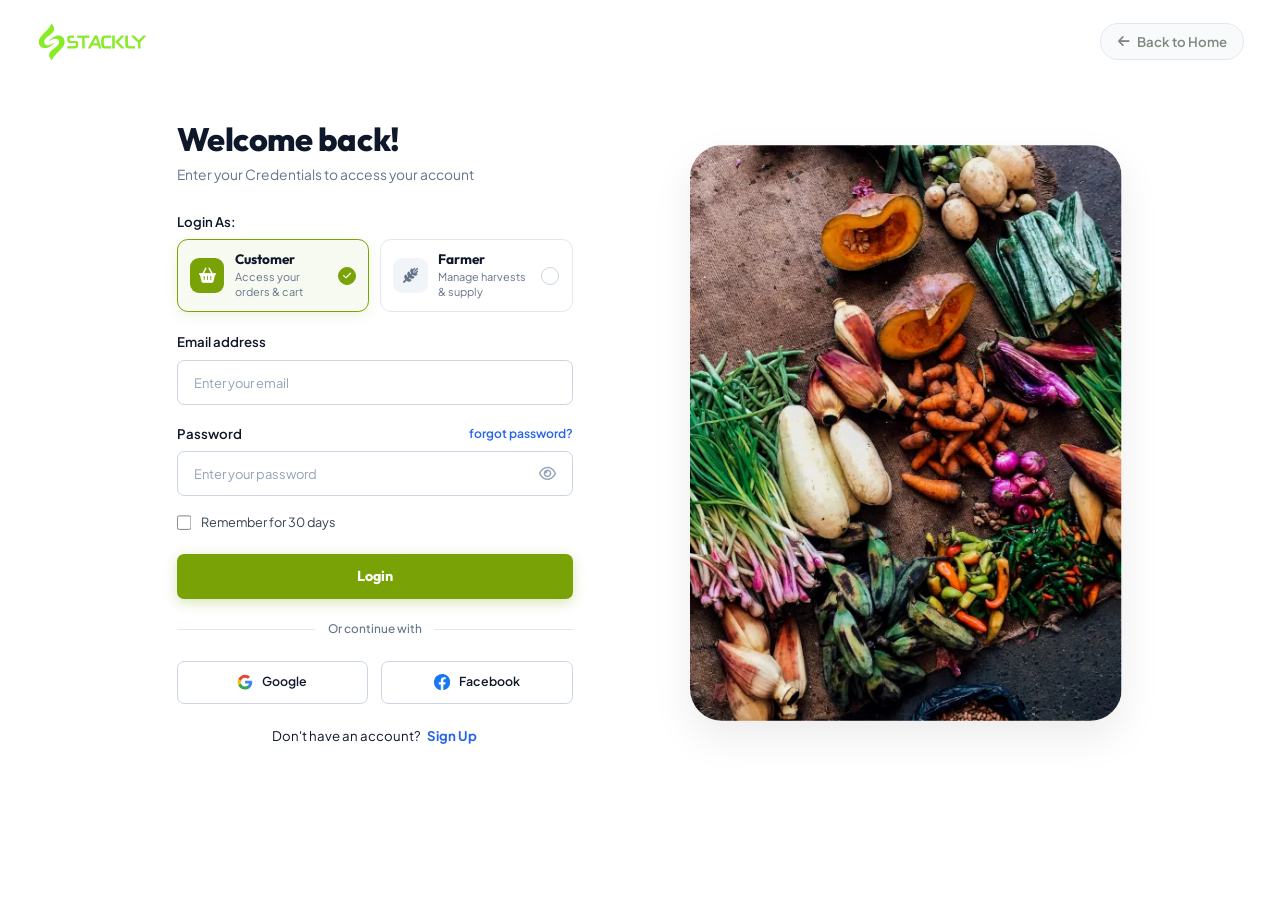
<file: login.html>
<!DOCTYPE html>
<html lang="en">
<head>
  <meta charset="UTF-8">
  <meta name="viewport" content="width=device-width, initial-scale=1.0">
  <meta name="description" content="Sign in to your Stackly Organic Food account to manage orders, review subscriptions, and access farm-fresh deals.">
  <meta name="theme-color" content="#70a300">
  <title>Login - Stackly Organic Food & Restaurant</title>

<link rel="shortcut icon" href="./assets/top-logo.webp" type="image/x-icon">

<link rel="preconnect" href="https://fonts.googleapis.com">
  <link rel="preconnect" href="https://fonts.gstatic.com" crossorigin>
  <link href="https://fonts.googleapis.com/css2?family=Caveat:wght@600;700&family=Outfit:wght@400;500;600;700;800&family=Plus+Jakarta+Sans:wght@300;400;500;600;700;800&display=swap" rel="stylesheet">

<link rel="stylesheet" href="https://cdnjs.cloudflare.com/ajax/libs/font-awesome/6.5.1/css/all.min.css">

<link rel="stylesheet" href="style.css">
</head>
<body class="auth-page-body">

<div id="stackly-preloader" class="stackly-preloader">
    <div class="preloader-bg-glow"></div>
    <div class="preloader-floating-leaves">
      <i class="fa-solid fa-leaf leaf-1"></i>
      <i class="fa-solid fa-seedling leaf-2"></i>
      <i class="fa-solid fa-leaf leaf-3"></i>
      <i class="fa-solid fa-carrot leaf-4"></i>
      <i class="fa-solid fa-apple-whole leaf-5"></i>
    </div>
    <div class="preloader-content">
      <div class="preloader-icon-wrapper">
        <div class="preloader-orbit-ring ring-outer"></div>
        <div class="preloader-orbit-ring ring-inner"></div>
        <div class="preloader-logo-box">
          <img src="./assets/logo.webp" alt="Stackly Organic Food" class="preloader-logo">
        </div>
        <div class="preloader-sprout-pulse" title="100% Organic">
          <i class="fa-solid fa-leaf"></i>
        </div>
      </div>
      <div class="preloader-brand-title">
        <span class="brand-name">Stackly</span>
        <span class="brand-tag">100% FRESH & ORGANIC</span>
      </div>
      <div class="preloader-progress-container">
        <div class="preloader-progress-bar">
          <div class="preloader-progress-fill" id="preloaderProgressFill"></div>
        </div>
        <div class="preloader-status-row">
          <span class="preloader-status-text" id="preloaderStatusText">Harvesting fresh goodness...</span>
          <span class="preloader-percent" id="preloaderPercent">0%</span>
        </div>
      </div>
    </div>
  </div>

<header class="auth-top-header">
    <a href="index.html" class="auth-header-logo" aria-label="Stackly Home">
      <img src="./assets/logo.webp" alt="Stackly Organic Food">
    </a>
    <a href="index.html" class="auth-back-link">
      <i class="fa-solid fa-arrow-left"></i>
      <span>Back to Home</span>
    </a>
  </header>

<main class="auth-main-wrapper">
    <div class="auth-split-grid">

<section class="auth-form-column">

<h1 class="auth-heading">Welcome back!</h1>
        <p class="auth-subheading">Enter your Credentials to access your account</p>

<form class="auth-form" id="loginForm" novalidate>

<div class="auth-role-group">
            <label class="auth-label">Login As:</label>
            <div class="auth-role-selector" id="loginRoleSelector">
              <label class="role-option active" data-role="customer">
                <input type="radio" name="loginRole" value="customer" checked>
                <div class="role-option-inner">
                  <div class="role-icon">
                    <i class="fa-solid fa-basket-shopping"></i>
                  </div>
                  <div class="role-meta">
                    <span class="role-title">Customer</span>
                    <span class="role-subtitle">Access your orders & cart</span>
                  </div>
                  <div class="role-check-indicator">
                    <i class="fa-solid fa-check"></i>
                  </div>
                </div>
              </label>

<label class="role-option" data-role="farmer">
                <input type="radio" name="loginRole" value="farmer">
                <div class="role-option-inner">
                  <div class="role-icon">
                    <i class="fa-solid fa-wheat-awn"></i>
                  </div>
                  <div class="role-meta">
                    <span class="role-title">Farmer</span>
                    <span class="role-subtitle">Manage harvests & supply</span>
                  </div>
                  <div class="role-check-indicator">
                    <i class="fa-solid fa-check"></i>
                  </div>
                </div>
              </label>
            </div>
          </div>

<div class="auth-form-group">
            <label for="loginEmail" class="auth-label">Email address</label>
            <div class="auth-input-wrapper">
              <input 
                type="email" 
                id="loginEmail" 
                name="email" 
                class="auth-input" 
                placeholder="Enter your email" 
                required 
                autocomplete="email"
              >
            </div>
          </div>

<div class="auth-form-group">
            <div class="auth-label-row">
              <label for="loginPassword" class="auth-label">Password</label>
              <a href="404.html" class="auth-forgot-link">forgot password?</a>
            </div>
            <div class="auth-input-wrapper has-toggle">
              <input 
                type="password" 
                id="loginPassword" 
                name="password" 
                class="auth-input" 
                placeholder="Enter your password" 
                required 
                autocomplete="current-password"
              >
              <button type="button" class="auth-pwd-toggle" id="loginPwdToggle" aria-label="Toggle password visibility">
                <i class="fa-regular fa-eye" id="loginPwdIcon"></i>
              </button>
            </div>
          </div>

<div class="auth-checkbox-row">
            <input type="checkbox" id="remember30Days" name="remember">
            <label for="remember30Days" class="auth-checkbox-label">Remember for 30 days</label>
          </div>

<button type="submit" class="btn-auth-submit" id="loginSubmitBtn">
            <span>Login</span>
          </button>

<div class="auth-divider">
            <span>Or continue with</span>
          </div>

<div class="auth-social-row">

<a href="404.html" class="btn-social-auth" id="googleLoginBtn" aria-label="Sign in with Google">
              <svg viewBox="0 0 24 24" width="18" height="18">
                <path fill="#4285F4" d="M22.56 12.25c0-.78-.07-1.53-.2-2.25H12v4.26h5.92c-.26 1.37-1.04 2.53-2.21 3.31v2.77h3.57c2.08-1.92 3.28-4.74 3.28-8.09z"/>
                <path fill="#34A853" d="M12 23c2.97 0 5.46-.98 7.28-2.66l-3.57-2.77c-.98.66-2.23 1.06-3.71 1.06-2.86 0-5.29-1.93-6.16-4.53H2.18v2.84C3.99 20.53 7.7 23 12 23z"/>
                <path fill="#FBBC05" d="M5.84 14.09c-.22-.66-.35-1.36-.35-2.09s.13-1.43.35-2.09V7.06H2.18C1.43 8.55 1 10.22 1 12s.43 3.45 1.18 4.94l2.85-2.22.81-.63z"/>
                <path fill="#EA4335" d="M12 5.38c1.62 0 3.06.56 4.21 1.64l3.15-3.15C17.45 2.09 14.97 1 12 1 7.7 1 3.99 3.47 2.18 7.06l3.66 2.84c.87-2.6 3.3-4.52 6.16-4.52z"/>
              </svg>
              <span>Google</span>
            </a>

<a href="404.html" class="btn-social-auth" id="facebookLoginBtn" aria-label="Sign in with Facebook">
              <svg viewBox="0 0 24 24" width="18" height="18" fill="#1877F2">
                <path d="M24 12.073c0-6.627-5.373-12-12-12s-12 5.373-12 12c0 5.99 4.388 10.954 10.125 11.854v-8.385H7.078v-3.47h3.047V9.43c0-3.007 1.792-4.669 4.533-4.669 1.312 0 2.686.235 2.686.235v2.953H15.83c-1.491 0-1.956.925-1.956 1.874v2.25h3.328l-.532 3.47h-2.796v8.385C19.612 23.027 24 18.062 24 12.073z"/>
              </svg>
              <span>Facebook</span>
            </a>

</div>

<p class="auth-switch-text">
            Don't have an account? <a href="signup.html" class="auth-switch-link">Sign Up</a>
          </p>

</form>

</section>

<aside class="auth-image-column" aria-label="Organic harvest display">
        <div class="auth-image-card">
          <img src="./assets/auth-login-bg.webp" alt="Freshly harvested organic vegetables on burlap" class="auth-feature-img">
        </div>
      </aside>

</div>
  </main>

<div class="auth-success-toast" id="loginSuccessToast">
    <div class="toast-icon"><i class="fa-solid fa-check"></i></div>
    <span id="loginToastMsg">Login successful! Redirecting to Dashboard...</span>
    <div class="toast-spinner"></div>
  </div>

<div class="toast-container" id="toastContainer"></div>

<script src="script.js"></script>
  <script>

const roleOptions = document.querySelectorAll('#loginRoleSelector .role-option');
    roleOptions.forEach(opt => {
      opt.addEventListener('click', () => {
        roleOptions.forEach(o => o.classList.remove('active'));
        opt.classList.add('active');
        const radio = opt.querySelector('input[type="radio"]');
        if (radio) radio.checked = true;
      });
    });


let loginRedirectTimer = null;
    const loginFormEl = document.getElementById('loginForm');
    if (window.OrganicValidation && loginFormEl) {
      window.OrganicValidation.setupFormValidation(loginFormEl, {
        onValidSubmit: (form) => {
          const submitBtn = document.getElementById('loginSubmitBtn');
          if (submitBtn) {
            submitBtn.disabled = true;
            submitBtn.innerHTML = '<i class="fa-solid fa-circle-notch fa-spin"></i> <span>Signing in...</span>';
          }

const selectedRole = document.querySelector('input[name="loginRole"]:checked')?.value || 'customer';
          const targetUrl = selectedRole === 'farmer' ? 'farmer-dashboard.html' : 'customer-dashboard.html';
          const roleName = selectedRole === 'farmer' ? 'Farmer Portal' : 'Customer Dashboard';

const emailInput = document.getElementById('loginEmail');
          const emailVal = emailInput ? emailInput.value.trim() : '';
          if (emailVal) {
            localStorage.setItem('organic_user_email', emailVal);
            const username = emailVal.split('@')[0];
            localStorage.setItem('organic_user_name', username);
          }

const toast = document.getElementById('loginSuccessToast');
          const toastMsg = document.getElementById('loginToastMsg');
          if (toastMsg) {
            toastMsg.textContent = `Login successful! Redirecting to ${roleName}...`;
          }
          if (toast) {
            toast.classList.add('show');
          }

loginRedirectTimer = setTimeout(() => {
            window.location.href = targetUrl;
          }, 1200);
        }
      });
    }

function resetLoginFormState() {
      if (loginRedirectTimer) {
        clearTimeout(loginRedirectTimer);
        loginRedirectTimer = null;
      }
      const submitBtn = document.getElementById('loginSubmitBtn');
      if (submitBtn) {
        submitBtn.disabled = false;
        submitBtn.innerHTML = '<span>Login</span>';
      }
      const toast = document.getElementById('loginSuccessToast');
      if (toast) {
        toast.classList.remove('show');
      }
    }

window.addEventListener('pageshow', resetLoginFormState);
    window.addEventListener('pagehide', resetLoginFormState);
  </script>
</body>
</html>
</file>
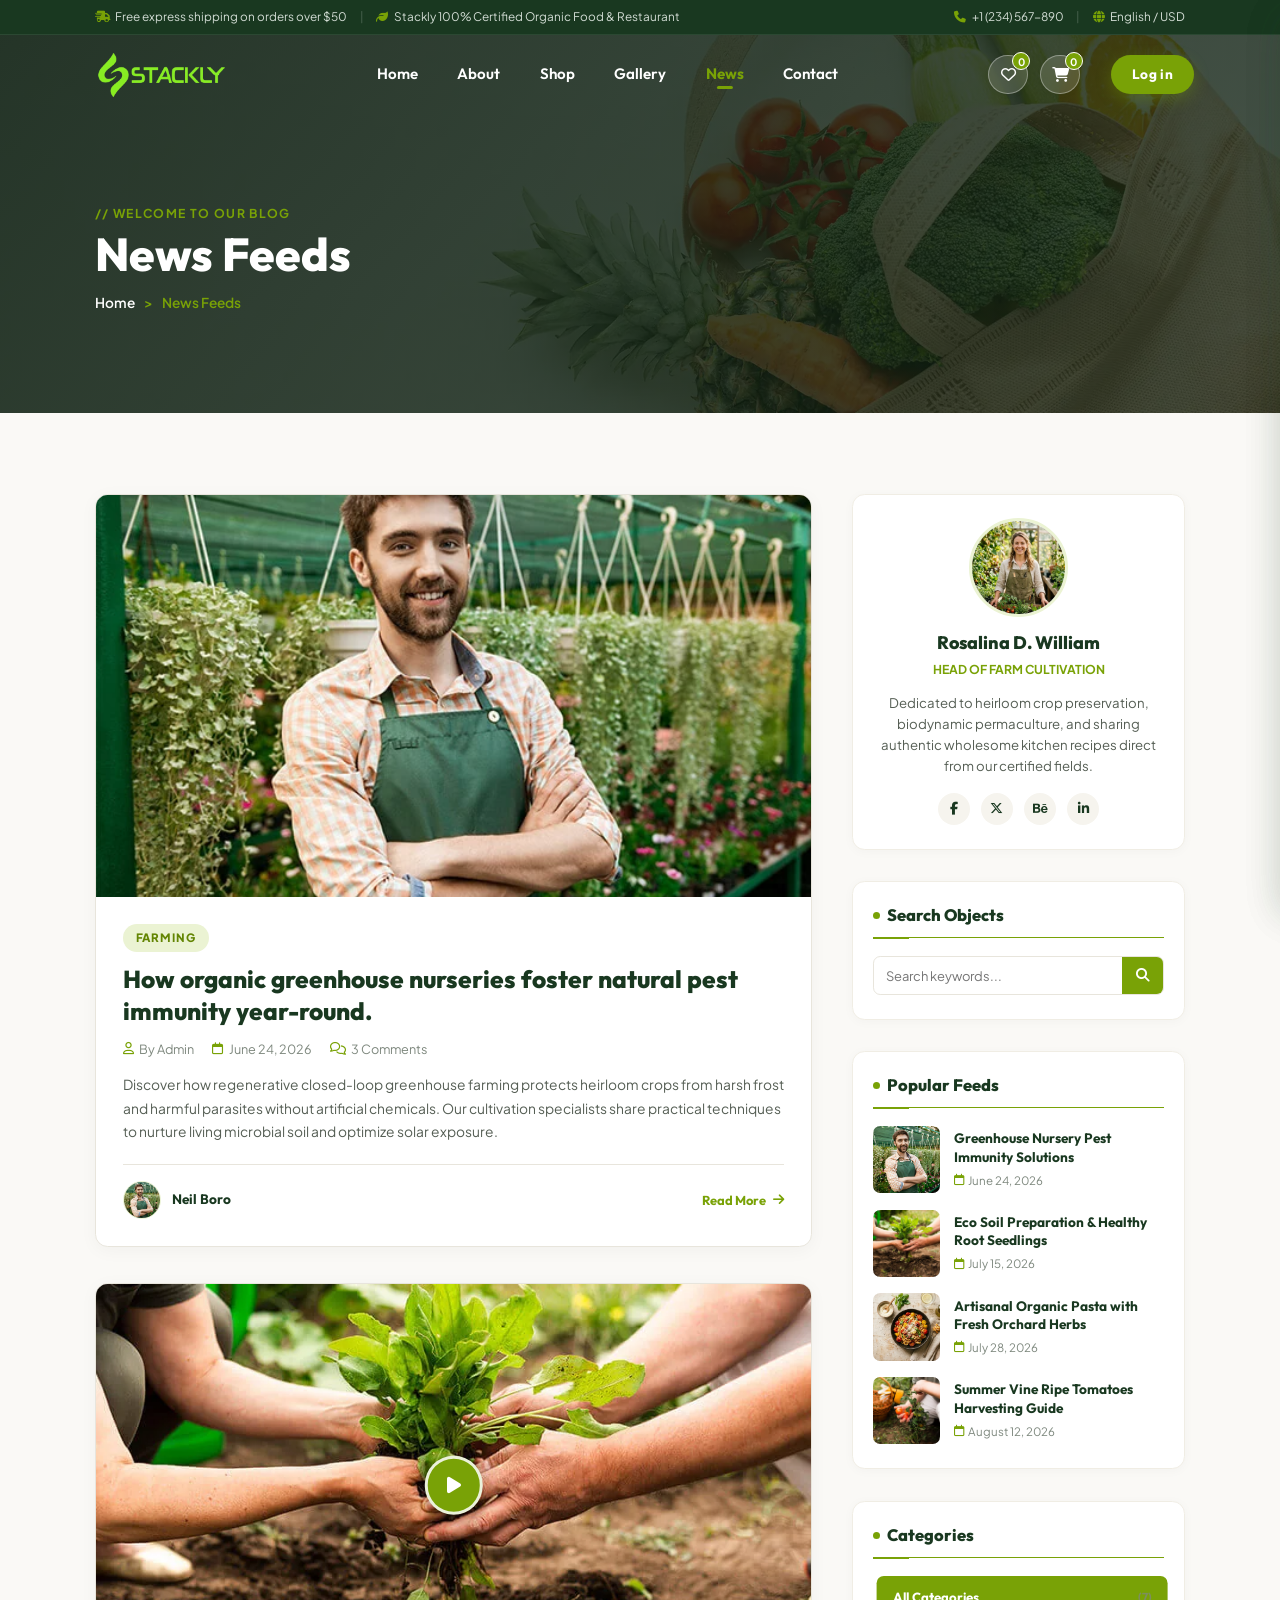
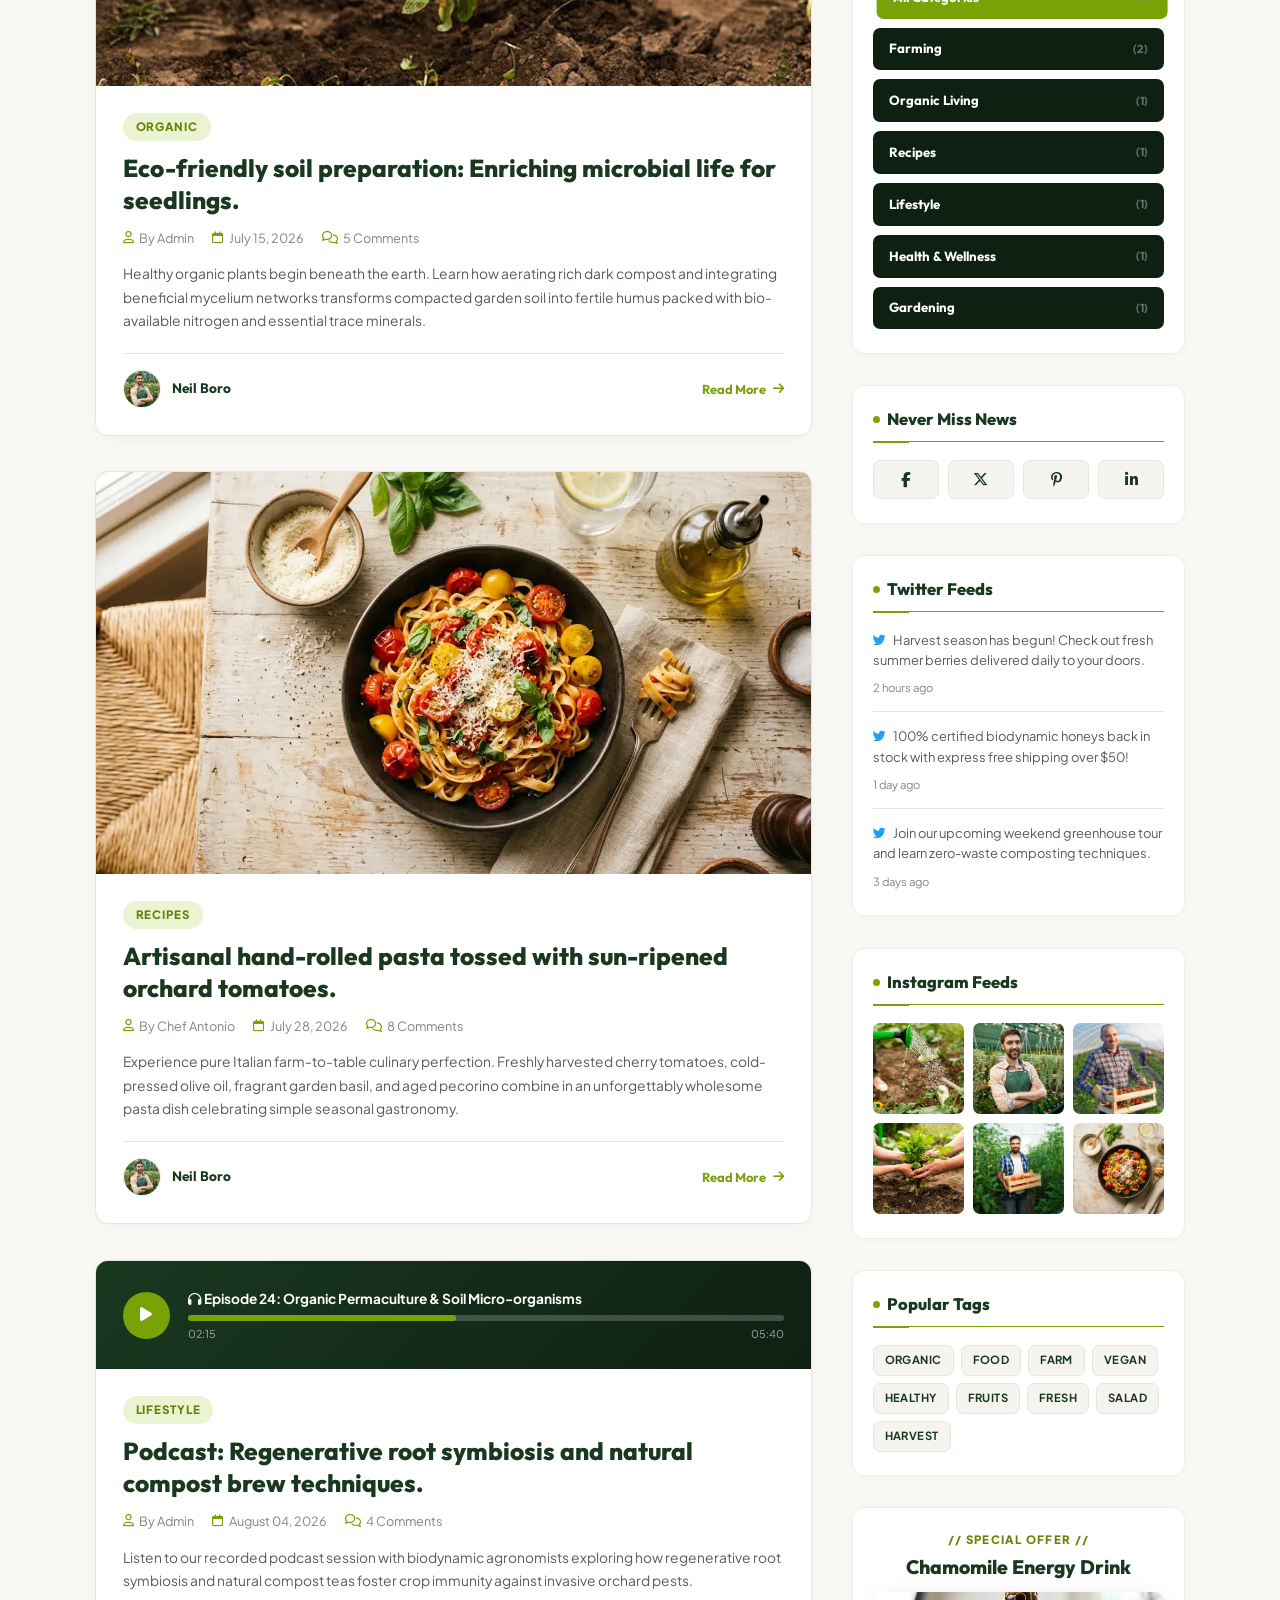
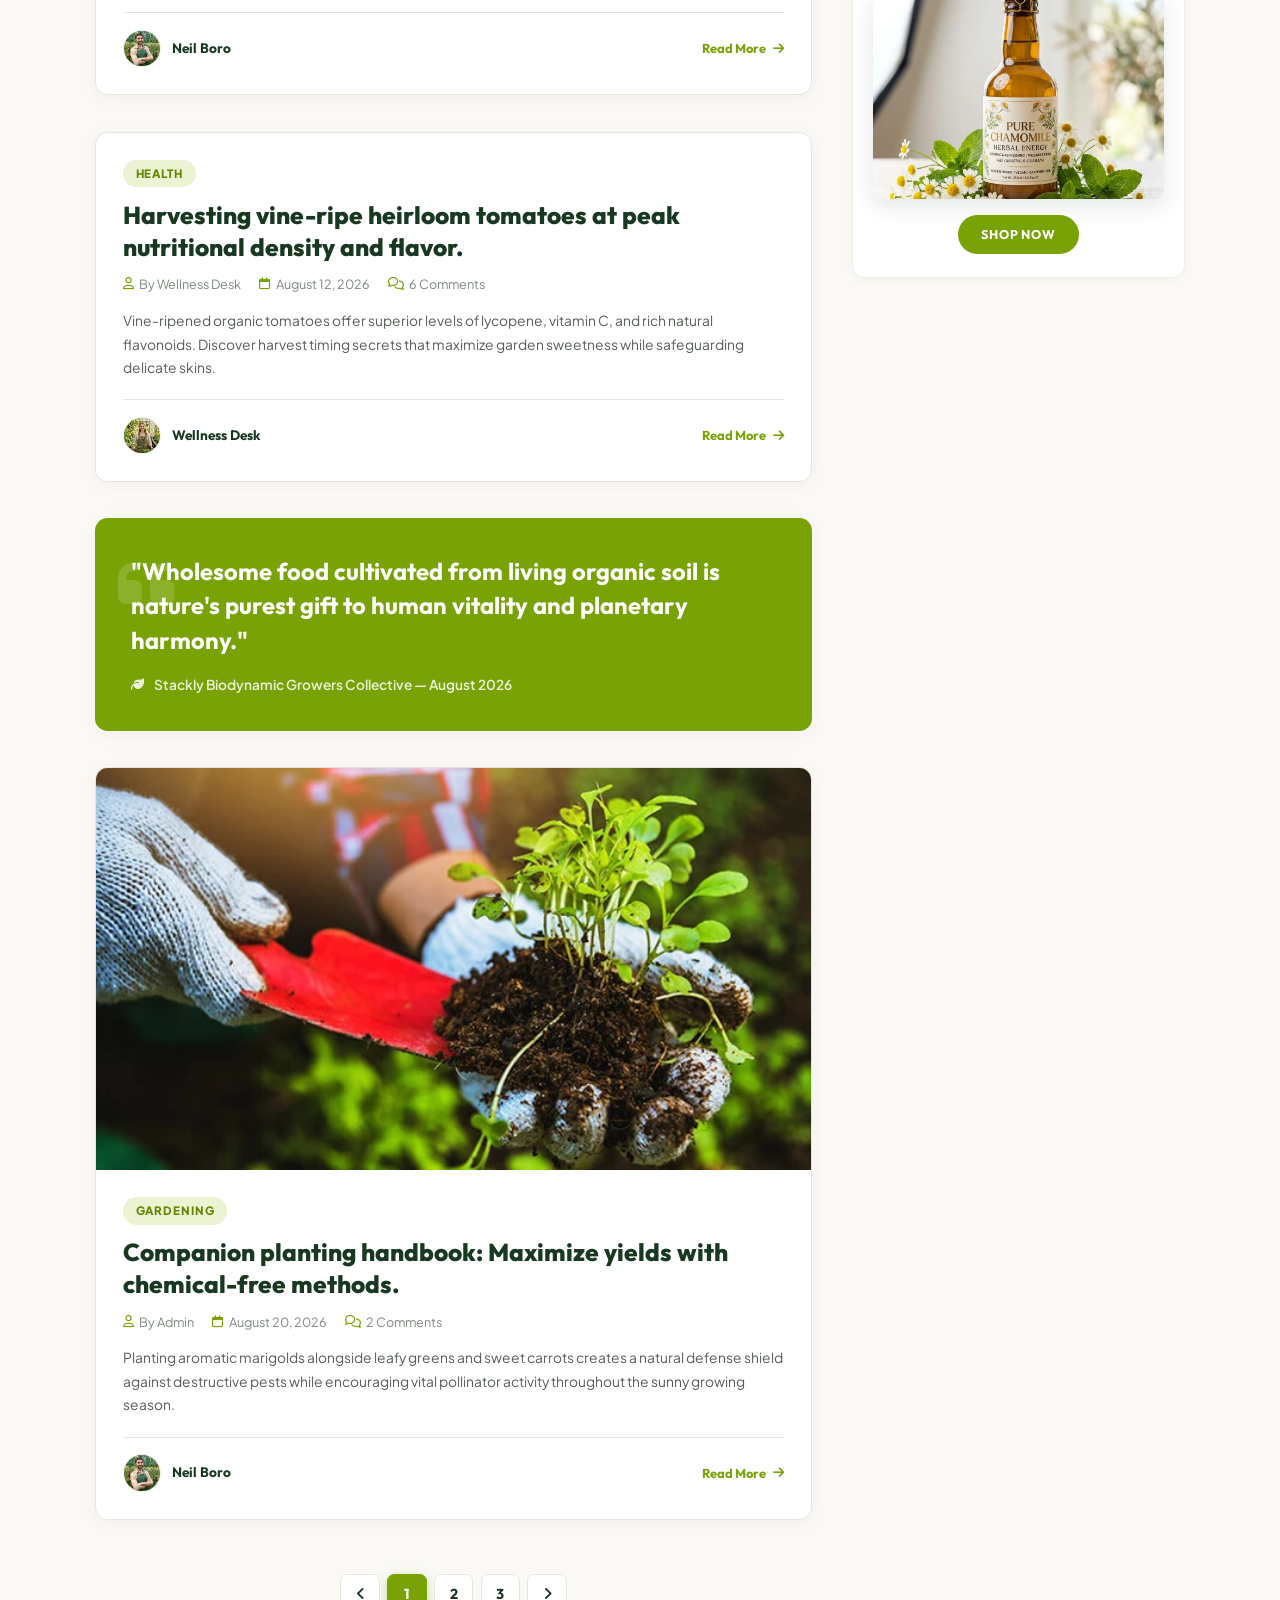
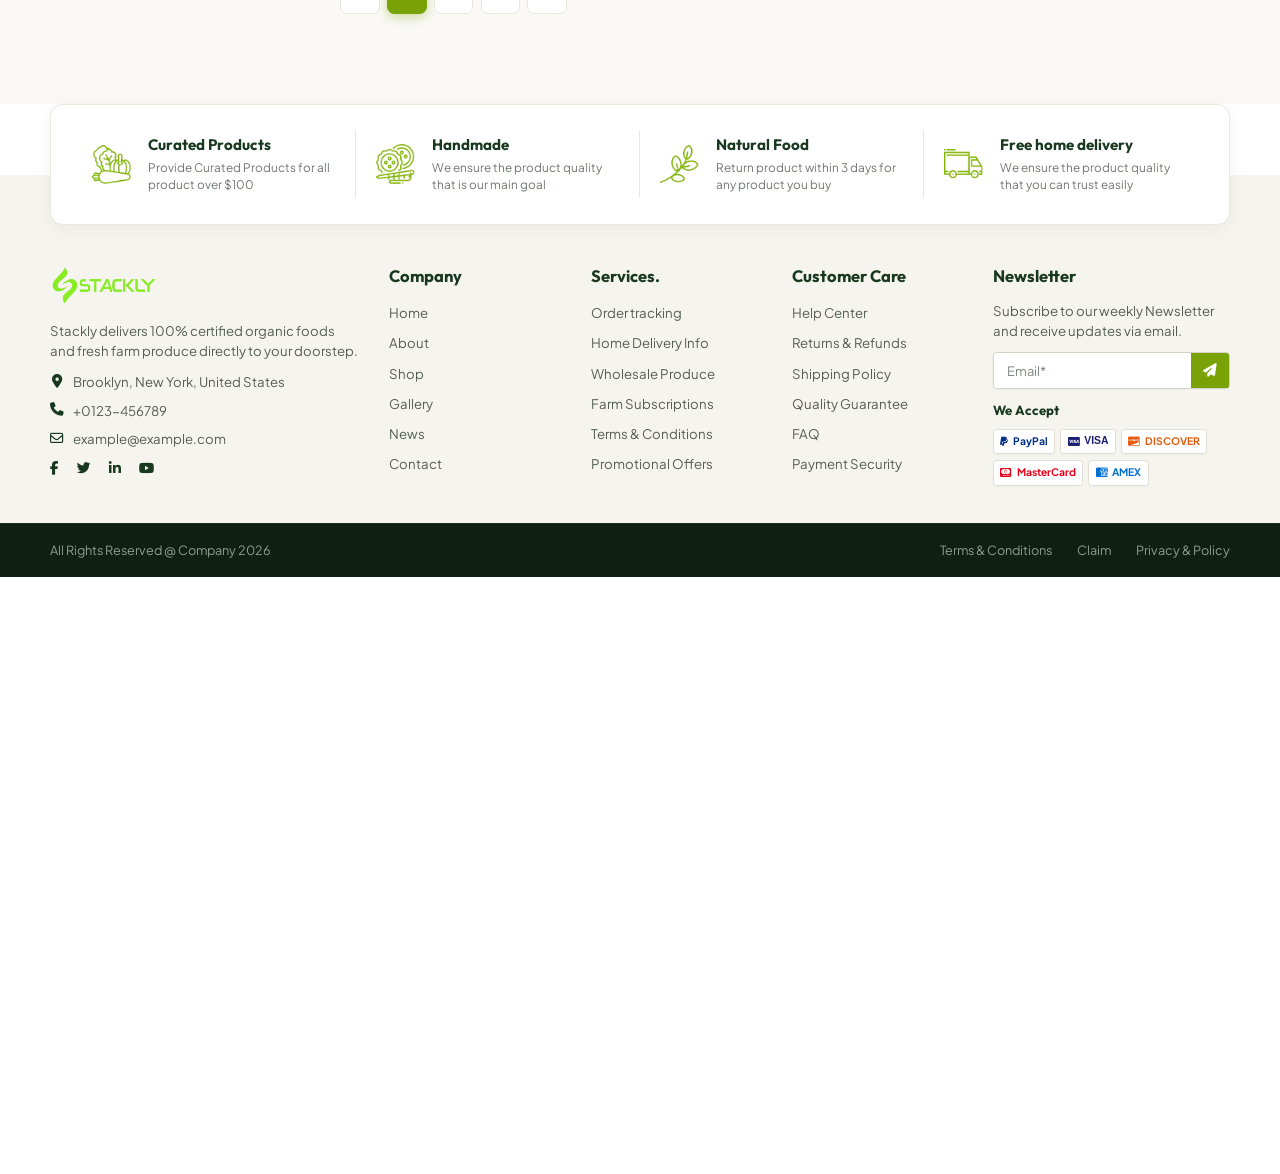
<file: news.html>
<!DOCTYPE html>
<html lang="en">
<head>
  <meta charset="UTF-8">
  <meta name="viewport" content="width=device-width, initial-scale=1.0">
  <title>News Feeds & Blog - Stackly Organic Food & Restaurant</title>
  <meta name="description" content="Discover farm-fresh organic food recipes, agriculture wisdom, wellness insights, and latest community news at Stackly.">

<link rel="icon" type="image/webp" href="./assets/top-logo.webp">

<link rel="preconnect" href="https://fonts.googleapis.com">
  <link rel="preconnect" href="https://fonts.gstatic.com" crossorigin>
  <link href="https://fonts.googleapis.com/css2?family=Caveat:wght@600;700&family=Outfit:wght@400;500;600;700;800&family=Plus+Jakarta+Sans:wght@300;400;500;600;700;800&display=swap" rel="stylesheet">

<link rel="stylesheet" href="https://cdnjs.cloudflare.com/ajax/libs/font-awesome/6.5.1/css/all.min.css" crossorigin="anonymous" referrerpolicy="no-referrer">

<link rel="stylesheet" href="style.css">

</head>
<body>

<div id="stackly-preloader" class="stackly-preloader">
    <div class="preloader-bg-glow"></div>
    <div class="preloader-floating-leaves">
      <i class="fa-solid fa-leaf leaf-1"></i>
      <i class="fa-solid fa-seedling leaf-2"></i>
      <i class="fa-solid fa-leaf leaf-3"></i>
      <i class="fa-solid fa-carrot leaf-4"></i>
      <i class="fa-solid fa-apple-whole leaf-5"></i>
    </div>
    <div class="preloader-content">
      <div class="preloader-icon-wrapper">
        <div class="preloader-orbit-ring ring-outer"></div>
        <div class="preloader-orbit-ring ring-inner"></div>
        <div class="preloader-logo-box">
          <img src="./assets/logo.webp" alt="Stackly Organic Food" class="preloader-logo">
        </div>
        <div class="preloader-sprout-pulse" title="100% Organic">
          <i class="fa-solid fa-leaf"></i>
        </div>
      </div>
      <div class="preloader-brand-title">
        <span class="brand-name">Stackly</span>
        <span class="brand-tag">100% FRESH & ORGANIC</span>
      </div>
      <div class="preloader-progress-container">
        <div class="preloader-progress-bar">
          <div class="preloader-progress-fill" id="preloaderProgressFill"></div>
        </div>
        <div class="preloader-status-row">
          <span class="preloader-status-text" id="preloaderStatusText">Harvesting fresh goodness...</span>
          <span class="preloader-percent" id="preloaderPercent">0%</span>
        </div>
      </div>
    </div>
  </div>

<div class="toast-container" id="toastContainer" aria-live="polite"></div>

<button class="back-to-top" id="backToTopBtn" aria-label="Back to top">
    <i class="fa-solid fa-arrow-up"></i>
  </button>

<header class="header-area header-inner" id="siteHeader">

<div class="top-bar">
      <div class="container top-bar-container">
        <div class="top-bar-left">
          <span class="top-info"><i class="fa-solid fa-truck-fast"></i> Free express shipping on orders over $50</span>
          <span class="top-divider">|</span>
          <span class="top-info"><i class="fa-solid fa-leaf"></i> Stackly 100% Certified Organic Food & Restaurant</span>
        </div>
        <div class="top-bar-right">
          <a href="404.html" class="top-link"><i class="fa-solid fa-phone"></i> +1 (234) 567-890</a>
          <span class="top-divider">|</span>
          <span class="top-currency"><i class="fa-solid fa-globe"></i> English / USD</span>
        </div>
      </div>
    </div>

<nav class="navbar" id="navbar">
      <div class="container nav-container">

<a href="index.html" class="nav-brand" aria-label="Stackly Home">
          <img src="./assets/logo.webp" alt="Stackly Organic Food & Restaurant Logo" class="brand-logo">
        </a>

<ul class="nav-menu" id="navMenu">
          <li class="nav-item">
            <a href="index.html" class="nav-link">Home</a>
          </li>
          <li class="nav-item">
            <a href="about.html" class="nav-link">About</a>
          </li>
          <li class="nav-item">
            <a href="shop.html" class="nav-link">Shop</a>
          </li>
          <li class="nav-item">
            <a href="gallery.html" class="nav-link">Gallery</a>
          </li>
          <li class="nav-item">
            <a href="news.html" class="nav-link active">News</a>
          </li>
          <li class="nav-item">
            <a href="contact.html" class="nav-link">Contact</a>
          </li>
        </ul>

<div class="nav-actions">

<button class="action-btn" id="wishlistToggleBtn" aria-label="View Wishlist" title="Wishlist">
            <i class="fa-regular fa-heart"></i>
            <span class="badge-count wishlist-count">0</span>
          </button>

<button class="action-btn cart-btn" id="cartToggleBtn" aria-label="Open Shopping Cart" title="Cart">
            <i class="fa-solid fa-cart-shopping"></i>
            <span class="badge-count cart-count">0</span>
          </button>

<a href="login.html" class="btn btn-primary nav-login-btn">Log in</a>

<button class="hamburger-btn" id="mobileMenuBtn" aria-label="Toggle mobile menu">
            <span></span>
            <span></span>
            <span></span>
          </button>
        </div>

</div>
    </nav>
  </header>

<div class="mobile-drawer-overlay" id="drawerOverlay"></div>
  <aside class="mobile-drawer" id="mobileDrawer">
    <div class="drawer-header">
      <a href="index.html" aria-label="Stackly Home">
        <img src="./assets/logo.webp" alt="Organic Food" class="drawer-logo">
      </a>
      <button class="drawer-close-btn" id="drawerCloseBtn" aria-label="Close menu">&times;</button>
    </div>
    <ul class="mobile-menu-links">
      <li><a href="index.html">Home</a></li>
      <li><a href="about.html">About</a></li>
      <li><a href="shop.html">Shop</a></li>
      <li><a href="gallery.html">Gallery</a></li>
      <li><a href="news.html" class="active">News</a></li>
      <li><a href="contact.html">Contact</a></li>
    </ul>
    <div class="drawer-footer">
      <a href="login.html" class="btn btn-primary w-100 mb-3">Log in</a>
      <div class="drawer-contact-info">
        <p><i class="fa-solid fa-phone"></i> +1 (234) 567-890</p>
        <p><i class="fa-solid fa-envelope"></i> info@stackly.com</p>
      </div>
    </div>
  </aside>

<aside class="cart-drawer" id="cartDrawer" aria-label="Mini Cart">
    <div class="cart-drawer-header">
      <h3>My Cart (<span id="cartDrawerCount">0</span>)</h3>
      <button class="cart-close-btn" id="cartCloseBtn" aria-label="Close Cart">&times;</button>
    </div>

<div class="cart-shipping-notice">
      <div class="shipping-text">
        <i class="fa-solid fa-truck"></i>
        <span id="shippingNoticeText">Add <strong>$50.00</strong> to unlock <strong>FREE Shipping!</strong></span>
      </div>
      <div class="shipping-progress-track">
        <div class="shipping-progress-fill" style="width: 0%;"></div>
      </div>
    </div>

<div class="cart-items-container" id="cartItemsList">
      <div class="cart-empty-message" style="text-align: center; padding: 50px 15px; color: var(--color-text-muted);">
        <i class="fa-solid fa-basket-shopping" style="font-size: 3.2rem; color: var(--color-border); margin-bottom: 14px; display: block;"></i>
        <p style="font-weight: 700; font-size: 1.15rem; color: var(--color-dark); margin-bottom: 6px;">Your cart is currently empty</p>
        <p style="font-size: 0.92rem;">Discover our fresh farm-picked organic foods!</p>
      </div>
    </div>

<div class="cart-drawer-footer">
      <div class="cart-subtotal-row">
        <span>Subtotal:</span>
        <span class="cart-subtotal-val" id="cartSubtotalAmount">$0.00</span>
      </div>
      <div class="cart-actions-row">
        <a href="shop.html" class="btn btn-secondary w-100" id="viewCartBtn">View Shop</a>
        <button class="btn btn-dark w-100" id="checkoutBtn" onclick="window.location.href='404.html'">Checkout Now</button>
      </div>
    </div>
  </aside>

<aside class="cart-drawer wishlist-drawer" id="wishlistDrawer" aria-label="Wishlist Drawer">
    <div class="cart-drawer-header">
      <h3>My Wishlist (<span id="wishlistDrawerCount">0</span>)</h3>
      <button class="cart-close-btn" id="wishlistCloseBtn" aria-label="Close Wishlist">&times;</button>
    </div>

<div class="cart-items-container" id="wishlistItemsList">
      <div class="wishlist-empty-state" style="text-align: center; padding: 50px 15px; color: var(--color-text-muted);">
        <i class="fa-regular fa-heart" style="font-size: 3.2rem; color: var(--color-border); margin-bottom: 14px; display: block;"></i>
        <p style="font-weight: 700; font-size: 1.15rem; color: var(--color-dark); margin-bottom: 6px;">Your Wishlist is Empty</p>
        <p style="font-size: 0.92rem;">Explore products and tap the heart icon to save favorites!</p>
      </div>
    </div>

<div class="cart-drawer-footer">
      <div class="cart-actions-row">
        <a href="shop.html" class="btn btn-secondary w-100" id="closeWishlistBtn">Explore Shop</a>
        <button class="btn btn-primary w-100" id="addAllWishlistToCartBtn">Add All To Cart</button>
      </div>
    </div>
  </aside>

<section class="page-banner news-page-banner" style="background-image: url('./assets/Home hero.webp');">
    <div class="page-banner-overlay"></div>
    <div class="container page-banner-container">
      <div class="page-banner-content" data-aos="fade-right">
        <span class="page-banner-tag">// WELCOME TO OUR BLOG</span>
        <h1 class="page-banner-title">News Feeds</h1>
        <div class="page-breadcrumb">
          <a href="index.html">Home</a>
          <span class="divider">></span>
          <span class="current">News Feeds</span>
        </div>
      </div>
    </div>
  </section>

<section class="news-main-section">
    <div class="container">
      <div class="news-layout-grid">

<main class="news-feed-col" id="newsFeedCol">

<article class="blog-feed-card" data-category="farming" data-tags="farm organic greenhouse fresh" data-aos="fade-up">
            <div class="feed-media-wrap">
              <img src="./assets/7297c707feb89a7dad0600eac211cbce5af329d8.webp" alt="Greenhouse nursery farmer nurturing fresh organic crops">
            </div>
            <div class="feed-card-body">
              <span class="feed-category-badge">Farming</span>
              <h2 class="feed-title">
                <a href="404.html">How organic greenhouse nurseries foster natural pest immunity year-round.</a>
              </h2>
              <div class="feed-meta">
                <span><i class="fa-regular fa-user"></i> By Admin</span>
                <span><i class="fa-regular fa-calendar"></i> June 24, 2026</span>
                <span><i class="fa-regular fa-comments"></i> 3 Comments</span>
              </div>
              <p class="feed-excerpt">
                Discover how regenerative closed-loop greenhouse farming protects heirloom crops from harsh frost and harmful parasites without artificial chemicals. Our cultivation specialists share practical techniques to nurture living microbial soil and optimize solar exposure.
              </p>
              <div class="feed-card-footer">
                <div class="feed-author-box">
                  <img src="./assets/7297c707feb89a7dad0600eac211cbce5af329d8.webp" alt="Neil Boro" class="feed-author-avatar">
                  <span class="feed-author-name">Neil Boro</span>
                </div>
                <a href="404.html" class="feed-read-more-btn">
                  <span>Read More</span>
                  <i class="fa-solid fa-arrow-right"></i>
                </a>
              </div>
            </div>
          </article>

<article class="blog-feed-card" data-category="organic" data-tags="organic farm healthy fresh" data-aos="fade-up">
            <div class="feed-media-wrap">
              <img src="./assets/e10cf1f578904acfc31ba15d0055d690ba98fdb3.webp" alt="Hands planting sapling in rich garden soil">
              <button class="feed-video-play-btn" id="blogVideoBtn" title="Watch Video" aria-label="Watch video">
                <i class="fa-solid fa-play"></i>
              </button>
            </div>
            <div class="feed-card-body">
              <span class="feed-category-badge">Organic</span>
              <h2 class="feed-title">
                <a href="404.html">Eco-friendly soil preparation: Enriching microbial life for seedlings.</a>
              </h2>
              <div class="feed-meta">
                <span><i class="fa-regular fa-user"></i> By Admin</span>
                <span><i class="fa-regular fa-calendar"></i> July 15, 2026</span>
                <span><i class="fa-regular fa-comments"></i> 5 Comments</span>
              </div>
              <p class="feed-excerpt">
                Healthy organic plants begin beneath the earth. Learn how aerating rich dark compost and integrating beneficial mycelium networks transforms compacted garden soil into fertile humus packed with bio-available nitrogen and essential trace minerals.
              </p>
              <div class="feed-card-footer">
                <div class="feed-author-box">
                  <img src="./assets/7297c707feb89a7dad0600eac211cbce5af329d8.webp" alt="Neil Boro" class="feed-author-avatar">
                  <span class="feed-author-name">Neil Boro</span>
                </div>
                <a href="404.html" class="feed-read-more-btn">
                  <span>Read More</span>
                  <i class="fa-solid fa-arrow-right"></i>
                </a>
              </div>
            </div>
          </article>

<article class="blog-feed-card" data-category="recipes" data-tags="food recipes salad fresh" data-aos="fade-up">
            <div class="feed-media-wrap">
              <img src="./assets/blog-pasta.webp" alt="Artisanal organic pasta dish with fresh cherry tomatoes and basil">
            </div>
            <div class="feed-card-body">
              <span class="feed-category-badge">Recipes</span>
              <h2 class="feed-title">
                <a href="404.html">Artisanal hand-rolled pasta tossed with sun-ripened orchard tomatoes.</a>
              </h2>
              <div class="feed-meta">
                <span><i class="fa-regular fa-user"></i> By Chef Antonio</span>
                <span><i class="fa-regular fa-calendar"></i> July 28, 2026</span>
                <span><i class="fa-regular fa-comments"></i> 8 Comments</span>
              </div>
              <p class="feed-excerpt">
                Experience pure Italian farm-to-table culinary perfection. Freshly harvested cherry tomatoes, cold-pressed olive oil, fragrant garden basil, and aged pecorino combine in an unforgettably wholesome pasta dish celebrating simple seasonal gastronomy.
              </p>
              <div class="feed-card-footer">
                <div class="feed-author-box">
                  <img src="./assets/7297c707feb89a7dad0600eac211cbce5af329d8.webp" alt="Neil Boro" class="feed-author-avatar">
                  <span class="feed-author-name">Neil Boro</span>
                </div>
                <a href="404.html" class="feed-read-more-btn">
                  <span>Read More</span>
                  <i class="fa-solid fa-arrow-right"></i>
                </a>
              </div>
            </div>
          </article>

<article class="blog-feed-card" data-category="lifestyle" data-tags="healthy vegan organic" data-aos="fade-up">
            <div class="feed-audio-player-wrap">
              <button class="audio-play-ctrl" id="audioToggleBtn" title="Play audio" aria-label="Play audio snippet">
                <i class="fa-solid fa-play" id="audioIcon"></i>
              </button>
              <div class="audio-track-info">
                <div class="audio-track-title"><i class="fa-solid fa-headphones"></i> Episode 24: Organic Permaculture & Soil Micro-organisms</div>
                <div class="audio-progress-bar">
                  <div class="audio-progress-fill" id="audioProgress"></div>
                </div>
                <div class="audio-time-row">
                  <span>02:15</span>
                  <span>05:40</span>
                </div>
              </div>
            </div>
            <div class="feed-card-body">
              <span class="feed-category-badge">Lifestyle</span>
              <h2 class="feed-title">
                <a href="404.html">Podcast: Regenerative root symbiosis and natural compost brew techniques.</a>
              </h2>
              <div class="feed-meta">
                <span><i class="fa-regular fa-user"></i> By Admin</span>
                <span><i class="fa-regular fa-calendar"></i> August 04, 2026</span>
                <span><i class="fa-regular fa-comments"></i> 4 Comments</span>
              </div>
              <p class="feed-excerpt">
                Listen to our recorded podcast session with biodynamic agronomists exploring how regenerative root symbiosis and natural compost teas foster crop immunity against invasive orchard pests.
              </p>
              <div class="feed-card-footer">
                <div class="feed-author-box">
                  <img src="./assets/7297c707feb89a7dad0600eac211cbce5af329d8.webp" alt="Neil Boro" class="feed-author-avatar">
                  <span class="feed-author-name">Neil Boro</span>
                </div>
                <a href="404.html" class="feed-read-more-btn">
                  <span>Read More</span>
                  <i class="fa-solid fa-arrow-right"></i>
                </a>
              </div>
            </div>
          </article>

<article class="blog-feed-card" data-category="health" data-tags="fruits harvest healthy fresh food" data-aos="fade-up">
            <div class="feed-card-body">
              <span class="feed-category-badge">Health</span>
              <h2 class="feed-title">
                <a href="404.html">Harvesting vine-ripe heirloom tomatoes at peak nutritional density and flavor.</a>
              </h2>
              <div class="feed-meta">
                <span><i class="fa-regular fa-user"></i> By Wellness Desk</span>
                <span><i class="fa-regular fa-calendar"></i> August 12, 2026</span>
                <span><i class="fa-regular fa-comments"></i> 6 Comments</span>
              </div>
              <p class="feed-excerpt">
                Vine-ripened organic tomatoes offer superior levels of lycopene, vitamin C, and rich natural flavonoids. Discover harvest timing secrets that maximize garden sweetness while safeguarding delicate skins.
              </p>
              <div class="feed-card-footer">
                <div class="feed-author-box">
                  <img src="./assets/rosalina-author.webp" alt="Wellness Desk" class="feed-author-avatar">
                  <span class="feed-author-name">Wellness Desk</span>
                </div>
                <a href="404.html" class="feed-read-more-btn">
                  <span>Read More</span>
                  <i class="fa-solid fa-arrow-right"></i>
                </a>
              </div>
            </div>
          </article>

<article class="blog-feed-card quote-highlight-card" data-category="organic" data-tags="organic farm healthy" data-aos="fade-up">
            <p class="quote-highlight-text">
              "Wholesome food cultivated from living organic soil is nature's purest gift to human vitality and planetary harmony."
            </p>
            <div class="quote-highlight-author">
              <i class="fa-solid fa-leaf"></i>
              <span>Stackly Biodynamic Growers Collective &mdash; August 2026</span>
            </div>
          </article>

<article class="blog-feed-card" data-category="gardening" data-tags="gardening farm salad harvest fresh" data-aos="fade-up">
            <div class="feed-media-wrap">
              <img src="./assets/15d6b7d2343da02b1cf64778e79ccb75e0f18b66.webp" alt="Transplanting organic greenhouse crops">
            </div>
            <div class="feed-card-body">
              <span class="feed-category-badge">Gardening</span>
              <h2 class="feed-title">
                <a href="404.html">Companion planting handbook: Maximize yields with chemical-free methods.</a>
              </h2>
              <div class="feed-meta">
                <span><i class="fa-regular fa-user"></i> By Admin</span>
                <span><i class="fa-regular fa-calendar"></i> August 20, 2026</span>
                <span><i class="fa-regular fa-comments"></i> 2 Comments</span>
              </div>
              <p class="feed-excerpt">
                Planting aromatic marigolds alongside leafy greens and sweet carrots creates a natural defense shield against destructive pests while encouraging vital pollinator activity throughout the sunny growing season.
              </p>
              <div class="feed-card-footer">
                <div class="feed-author-box">
                  <img src="./assets/7297c707feb89a7dad0600eac211cbce5af329d8.webp" alt="Neil Boro" class="feed-author-avatar">
                  <span class="feed-author-name">Neil Boro</span>
                </div>
                <a href="404.html" class="feed-read-more-btn">
                  <span>Read More</span>
                  <i class="fa-solid fa-arrow-right"></i>
                </a>
              </div>
            </div>
          </article>

<div class="news-no-results" id="newsNoResults" style="display: none; text-align: center; padding: 60px 20px; background: #FFFFFF; border-radius: var(--radius-md); border: 1px dashed #D8D2C5; margin-bottom: 30px;">
            <i class="fa-solid fa-seedling" style="font-size: 3rem; color: var(--color-primary); margin-bottom: 16px; display: block;"></i>
            <h3 style="font-size: 1.4rem; color: var(--color-dark); margin-bottom: 8px;">No matching articles found</h3>
            <p style="color: var(--color-text-muted); font-size: 0.95rem; margin-bottom: 20px;">Try searching for different keywords or clear your active filters.</p>
            <button type="button" class="btn btn-primary" id="resetNewsFiltersBtn">View All Articles</button>
          </div>

<div class="news-pagination" data-aos="fade-up">
            <button class="news-page-btn" onclick="window.location.href='404.html'" aria-label="Previous Page"><i class="fa-solid fa-angle-left"></i></button>
            <button class="news-page-btn active">1</button>
            <button class="news-page-btn" onclick="window.location.href='404.html'">2</button>
            <button class="news-page-btn" onclick="window.location.href='404.html'">3</button>
            <button class="news-page-btn" onclick="window.location.href='404.html'" aria-label="Next Page"><i class="fa-solid fa-angle-right"></i></button>
          </div>

</main>

<aside class="news-sidebar-col">

<div class="sidebar-widget widget-author-card" data-aos="fade-up">
            <img src="./assets/rosalina-author.webp" alt="Rosalina D. William" class="widget-author-photo">
            <h3 class="widget-author-name">Rosalina D. William</h3>
            <span class="widget-author-role">Head of Farm Cultivation</span>
            <p class="widget-author-desc">
              Dedicated to heirloom crop preservation, biodynamic permaculture, and sharing authentic wholesome kitchen recipes direct from our certified fields.
            </p>
            <div class="widget-author-socials">
              <a href="404.html" aria-label="Facebook"><i class="fa-brands fa-facebook-f"></i></a>
              <a href="404.html" aria-label="Twitter"><i class="fa-brands fa-x-twitter"></i></a>
              <a href="404.html" aria-label="Behance"><i class="fa-brands fa-behance"></i></a>
              <a href="404.html" aria-label="LinkedIn"><i class="fa-brands fa-linkedin-in"></i></a>
            </div>
          </div>

<div class="sidebar-widget" data-aos="fade-up">
            <h3 class="widget-title">Search Objects</h3>
            <form class="sidebar-search-form" id="newsSidebarSearchForm" onsubmit="return false;">
              <input type="text" class="sidebar-search-input" id="newsSearchInput" placeholder="Search keywords..." aria-label="Search articles">
              <button type="submit" class="sidebar-search-btn" id="newsSearchSubmitBtn" aria-label="Submit search"><i class="fa-solid fa-magnifying-glass"></i></button>
            </form>
          </div>

<div class="sidebar-widget" data-aos="fade-up">
            <h3 class="widget-title">Popular Feeds</h3>
            <div class="popular-feeds-list">

<div class="popular-feed-item">
                <div class="popular-feed-thumb">
                  <img src="./assets/7297c707feb89a7dad0600eac211cbce5af329d8.webp" alt="Organic greenhouse farming feed">
                </div>
                <div class="popular-feed-content">
                  <h4 class="popular-feed-title"><a href="404.html">Greenhouse Nursery Pest Immunity Solutions</a></h4>
                  <span class="popular-feed-date"><i class="fa-regular fa-calendar"></i> June 24, 2026</span>
                </div>
              </div>

<div class="popular-feed-item">
                <div class="popular-feed-thumb">
                  <img src="./assets/e10cf1f578904acfc31ba15d0055d690ba98fdb3.webp" alt="Soil preparation feed">
                </div>
                <div class="popular-feed-content">
                  <h4 class="popular-feed-title"><a href="404.html">Eco Soil Preparation & Healthy Root Seedlings</a></h4>
                  <span class="popular-feed-date"><i class="fa-regular fa-calendar"></i> July 15, 2026</span>
                </div>
              </div>

<div class="popular-feed-item">
                <div class="popular-feed-thumb">
                  <img src="./assets/blog-pasta.webp" alt="Gourmet pasta recipe feed">
                </div>
                <div class="popular-feed-content">
                  <h4 class="popular-feed-title"><a href="404.html">Artisanal Organic Pasta with Fresh Orchard Herbs</a></h4>
                  <span class="popular-feed-date"><i class="fa-regular fa-calendar"></i> July 28, 2026</span>
                </div>
              </div>

<div class="popular-feed-item">
                <div class="popular-feed-thumb">
                  <img src="./assets/59ace3c2f68395fc23cd6e50a728d13c4cb744e0.webp" alt="Harvesting vegetables feed">
                </div>
                <div class="popular-feed-content">
                  <h4 class="popular-feed-title"><a href="404.html">Summer Vine Ripe Tomatoes Harvesting Guide</a></h4>
                  <span class="popular-feed-date"><i class="fa-regular fa-calendar"></i> August 12, 2026</span>
                </div>
              </div>

</div>
          </div>

<div class="sidebar-widget" data-aos="fade-up">
            <h3 class="widget-title">Categories</h3>
            <ul class="sidebar-category-list" id="blogCategoryList">
              <li class="sidebar-category-item">
                <a href="#" class="blog-cat-filter active" data-category="all"><span>All Categories</span><span class="category-count">(7)</span></a>
              </li>
              <li class="sidebar-category-item">
                <a href="#" class="blog-cat-filter" data-category="farming"><span>Farming</span><span class="category-count">(2)</span></a>
              </li>
              <li class="sidebar-category-item">
                <a href="#" class="blog-cat-filter" data-category="organic"><span>Organic Living</span><span class="category-count">(1)</span></a>
              </li>
              <li class="sidebar-category-item">
                <a href="#" class="blog-cat-filter" data-category="recipes"><span>Recipes</span><span class="category-count">(1)</span></a>
              </li>
              <li class="sidebar-category-item">
                <a href="#" class="blog-cat-filter" data-category="lifestyle"><span>Lifestyle</span><span class="category-count">(1)</span></a>
              </li>
              <li class="sidebar-category-item">
                <a href="#" class="blog-cat-filter" data-category="health"><span>Health & Wellness</span><span class="category-count">(1)</span></a>
              </li>
              <li class="sidebar-category-item">
                <a href="#" class="blog-cat-filter" data-category="gardening"><span>Gardening</span><span class="category-count">(1)</span></a>
              </li>
            </ul>
          </div>

<div class="sidebar-widget" data-aos="fade-up">
            <h3 class="widget-title">Never Miss News</h3>
            <div class="sidebar-social-row">
              <a href="404.html" class="sidebar-social-btn" aria-label="Facebook"><i class="fa-brands fa-facebook-f"></i></a>
              <a href="404.html" class="sidebar-social-btn" aria-label="Twitter"><i class="fa-brands fa-x-twitter"></i></a>
              <a href="404.html" class="sidebar-social-btn" aria-label="Pinterest"><i class="fa-brands fa-pinterest-p"></i></a>
              <a href="404.html" class="sidebar-social-btn" aria-label="LinkedIn"><i class="fa-brands fa-linkedin-in"></i></a>
            </div>
          </div>

<div class="sidebar-widget" data-aos="fade-up">
            <h3 class="widget-title">Twitter Feeds</h3>
            <div class="twitter-feeds-list">
              <div class="twitter-feed-item">
                <p><i class="fa-brands fa-twitter"></i> Harvest season has begun! Check out fresh summer berries delivered daily to your doors.</p>
                <span class="twitter-feed-date">2 hours ago</span>
              </div>
              <div class="twitter-feed-item">
                <p><i class="fa-brands fa-twitter"></i> 100% certified biodynamic honeys back in stock with express free shipping over $50!</p>
                <span class="twitter-feed-date">1 day ago</span>
              </div>
              <div class="twitter-feed-item">
                <p><i class="fa-brands fa-twitter"></i> Join our upcoming weekend greenhouse tour and learn zero-waste composting techniques.</p>
                <span class="twitter-feed-date">3 days ago</span>
              </div>
            </div>
          </div>

<div class="sidebar-widget" data-aos="fade-up">
            <h3 class="widget-title">Instagram Feeds</h3>
            <div class="sidebar-insta-grid">
              <a href="404.html" class="insta-thumb" title="Instagram post"><img src="./assets/7973c9d58ffd5e2129e123755edb8a3136111ad9.webp" alt="Instagram farm watering feed"></a>
              <a href="404.html" class="insta-thumb" title="Instagram post"><img src="./assets/7297c707feb89a7dad0600eac211cbce5af329d8.webp" alt="Instagram greenhouse farmer feed"></a>
              <a href="404.html" class="insta-thumb" title="Instagram post"><img src="./assets/0cf1237c935a51a127dcbb0dbb3551b4e4e0b6d1.webp" alt="Instagram organic crops feed"></a>
              <a href="404.html" class="insta-thumb" title="Instagram post"><img src="./assets/e10cf1f578904acfc31ba15d0055d690ba98fdb3.webp" alt="Instagram soil planting feed"></a>
              <a href="404.html" class="insta-thumb" title="Instagram post"><img src="./assets/392cde6e8251df9786c8e5772ef56301a664c2c0.webp" alt="Instagram healthy harvest feed"></a>
              <a href="404.html" class="insta-thumb" title="Instagram post"><img src="./assets/blog-pasta.webp" alt="Instagram artisanal pasta feed"></a>
            </div>
          </div>

<div class="sidebar-widget" data-aos="fade-up">
            <h3 class="widget-title">Popular Tags</h3>
            <div class="sidebar-tags-cloud" id="blogTagsCloud">
              <a href="#" class="tag-pill blog-tag-filter" data-tag="organic">Organic</a>
              <a href="#" class="tag-pill blog-tag-filter" data-tag="food">Food</a>
              <a href="#" class="tag-pill blog-tag-filter" data-tag="farm">Farm</a>
              <a href="#" class="tag-pill blog-tag-filter" data-tag="vegan">Vegan</a>
              <a href="#" class="tag-pill blog-tag-filter" data-tag="healthy">Healthy</a>
              <a href="#" class="tag-pill blog-tag-filter" data-tag="fruits">Fruits</a>
              <a href="#" class="tag-pill blog-tag-filter" data-tag="fresh">Fresh</a>
              <a href="#" class="tag-pill blog-tag-filter" data-tag="salad">Salad</a>
              <a href="#" class="tag-pill blog-tag-filter" data-tag="harvest">Harvest</a>
            </div>
          </div>

<div class="sidebar-widget sidebar-ad-card" data-aos="fade-up">
            <span class="sidebar-ad-tag">// SPECIAL OFFER //</span>
            <h3 class="sidebar-ad-title">Chamomile Energy Drink</h3>
            <div class="sidebar-ad-img-box">
              <img src="./assets/chamomile-energy-drink.webp" alt="Chamomile Energy Drink Bottle" class="sidebar-ad-img">
            </div>
            <a href="shop.html" class="btn-sidebar-shop">Shop Now</a>
          </div>

</aside>

</div>
    </div>
  </section>

<section class="features-bar-section" data-aos="fade-up">
    <div class="container">
      <div class="features-bar-card">
        <div class="features-grid">

<div class="feature-item" data-aos="fade-up" data-delay="50">
            <div class="feature-icon-box">
              <img src="./assets/4415c7e226862246a8d600b7ab173fcc53d1ed32.webp" alt="Curated Products Icon" class="feature-icon-img">
            </div>
            <div class="feature-text">
              <h4 class="feature-title">Curated Products</h4>
              <p class="feature-sub">Provide Curated Products for all product over $100</p>
            </div>
          </div>

<div class="feature-item" data-aos="fade-up" data-delay="100">
            <div class="feature-icon-box">
              <img src="./assets/f8b26d35d6c4910b86ff56b27888cf0033d6e6d3.webp" alt="Handmade Icon" class="feature-icon-img">
            </div>
            <div class="feature-text">
              <h4 class="feature-title">Handmade</h4>
              <p class="feature-sub">We ensure the product quality that is our main goal</p>
            </div>
          </div>

<div class="feature-item" data-aos="fade-up" data-delay="150">
            <div class="feature-icon-box">
              <img src="./assets/e87d28baeef0352116b272077c8d9a2837d4f876.webp" alt="Natural Food Icon" class="feature-icon-img">
            </div>
            <div class="feature-text">
              <h4 class="feature-title">Natural Food</h4>
              <p class="feature-sub">Return product within 3 days for any product you buy</p>
            </div>
          </div>

<div class="feature-item" data-aos="fade-up" data-delay="200">
            <div class="feature-icon-box">
              <img src="./assets/613ffe9233406a58339e4c9bdb68a2bdde71ee42.webp" alt="Free home delivery Icon" class="feature-icon-img">
            </div>
            <div class="feature-text">
              <h4 class="feature-title">Free home delivery</h4>
              <p class="feature-sub">We ensure the product quality that you can trust easily</p>
            </div>
          </div>

</div>
      </div>
    </div>
  </section>

<footer class="footer-area bg-cream" id="contact">
    <div class="container footer-main">
      <div class="footer-grid">

<div class="footer-col col-brand" data-aos="fade-up" data-delay="50">
          <a href="index.html" class="footer-logo-link" aria-label="Stackly Home">
            <img src="./assets/logo.webp" alt="Stackly Organic Food & Restaurant Logo" class="footer-logo">
          </a>
          <p class="footer-about">
            Stackly delivers 100% certified organic foods and fresh farm produce directly to your doorstep.
          </p>
          <ul class="footer-contact-list">
            <li>
              <i class="fa-solid fa-location-dot"></i>
              <span>Brooklyn, New York, United States</span>
            </li>
            <li>
              <i class="fa-solid fa-phone"></i>
              <a href="404.html">+0123-456789</a>
            </li>
            <li>
              <i class="fa-regular fa-envelope"></i>
              <a href="404.html">example@example.com</a>
            </li>
          </ul>
          <div class="footer-social-row">
            <a href="404.html" aria-label="Facebook"><i class="fa-brands fa-facebook-f"></i></a>
            <a href="404.html" aria-label="Twitter"><i class="fa-brands fa-twitter"></i></a>
            <a href="404.html" aria-label="LinkedIn"><i class="fa-brands fa-linkedin-in"></i></a>
            <a href="404.html" aria-label="YouTube"><i class="fa-brands fa-youtube"></i></a>
          </div>
        </div>

<div class="footer-col col-company" data-aos="fade-up" data-delay="100">
          <h4 class="footer-col-title">Company</h4>
          <ul class="footer-links">
            <li><a href="index.html">Home</a></li>
            <li><a href="about.html">About</a></li>
            <li><a href="shop.html">Shop</a></li>
            <li><a href="gallery.html">Gallery</a></li>
            <li><a href="news.html">News</a></li>
            <li><a href="contact.html">Contact</a></li>
          </ul>
        </div>

<div class="footer-col col-services" data-aos="fade-up" data-delay="150">
          <h4 class="footer-col-title">Services.</h4>
          <ul class="footer-links">
            <li><a href="404.html">Order tracking</a></li>
            <li><a href="404.html">Home Delivery Info</a></li>
            <li><a href="404.html">Wholesale Produce</a></li>
            <li><a href="404.html">Farm Subscriptions</a></li>
            <li><a href="404.html">Terms & Conditions</a></li>
            <li><a href="404.html">Promotional Offers</a></li>
          </ul>
        </div>

<div class="footer-col col-care" data-aos="fade-up" data-delay="200">
          <h4 class="footer-col-title">Customer Care</h4>
          <ul class="footer-links">
            <li><a href="404.html">Help Center</a></li>
            <li><a href="404.html">Returns & Refunds</a></li>
            <li><a href="404.html">Shipping Policy</a></li>
            <li><a href="404.html">Quality Guarantee</a></li>
            <li><a href="404.html">FAQ</a></li>
            <li><a href="404.html">Payment Security</a></li>
          </ul>
        </div>

<div class="footer-col col-newsletter" data-aos="fade-up" data-delay="250">
          <h4 class="footer-col-title">Newsletter</h4>
          <p class="newsletter-desc">
            Subscribe to our weekly Newsletter and receive updates via email.
          </p>
          <form class="newsletter-form" id="newsletterForm" action="404.html" method="get">
            <div class="newsletter-input-box">
              <input type="email" id="newsletterEmail" name="email" placeholder="Email*" required>
              <button type="submit" class="newsletter-submit-btn" aria-label="Subscribe to newsletter">
                <i class="fa-solid fa-paper-plane"></i>
              </button>
            </div>
          </form>

<div class="we-accept-wrap">
            <span class="we-accept-title">We Accept</span>
            <div class="payment-accept-row">
              <span class="payment-logo paypal"><i class="fa-brands fa-paypal"></i> PayPal</span>
              <span class="payment-logo visa"><i class="fa-brands fa-cc-visa"></i> VISA</span>
              <span class="payment-logo discover"><i class="fa-brands fa-cc-discover"></i> DISCOVER</span>
              <span class="payment-logo mastercard"><i class="fa-brands fa-cc-mastercard"></i> MasterCard</span>
              <span class="payment-logo amex"><i class="fa-brands fa-cc-amex"></i> AMEX</span>
            </div>
          </div>
        </div>

</div>
    </div>

<div class="footer-bottom">
      <div class="container footer-bottom-container">
        <p class="copyright-text">
          All Rights Reserved @ Company 2026
        </p>
        <div class="footer-bottom-links">
          <a href="404.html">Terms & Conditions</a>
          <a href="404.html">Claim</a>
          <a href="404.html">Privacy & Policy</a>
        </div>
      </div>
    </div>
  </footer>

<div class="video-modal" id="videoModal">
    <div class="video-modal-backdrop" id="videoModalBackdrop"></div>
    <div class="video-modal-box">
      <button class="video-close-btn" id="videoCloseBtn" aria-label="Close Video" title="Close Video">
        <i class="fa-solid fa-xmark"></i>
      </button>
      <div class="video-frame-container">
        <video id="storyVideoPlayer" controls playsinline preload="metadata" muted>
          <source src="./assets/story.mp4" type="video/mp4">
          Your browser does not support HTML5 video.
        </video>
      </div>
    </div>
  </div>

<div class="toast-container" id="toastContainer"></div>

<button class="back-to-top" id="backToTopBtn" aria-label="Back to top" title="Back to top">
    <i class="fa-solid fa-arrow-up"></i>
  </button>

<script src="script.js"></script>
</body>
</html>
</file>
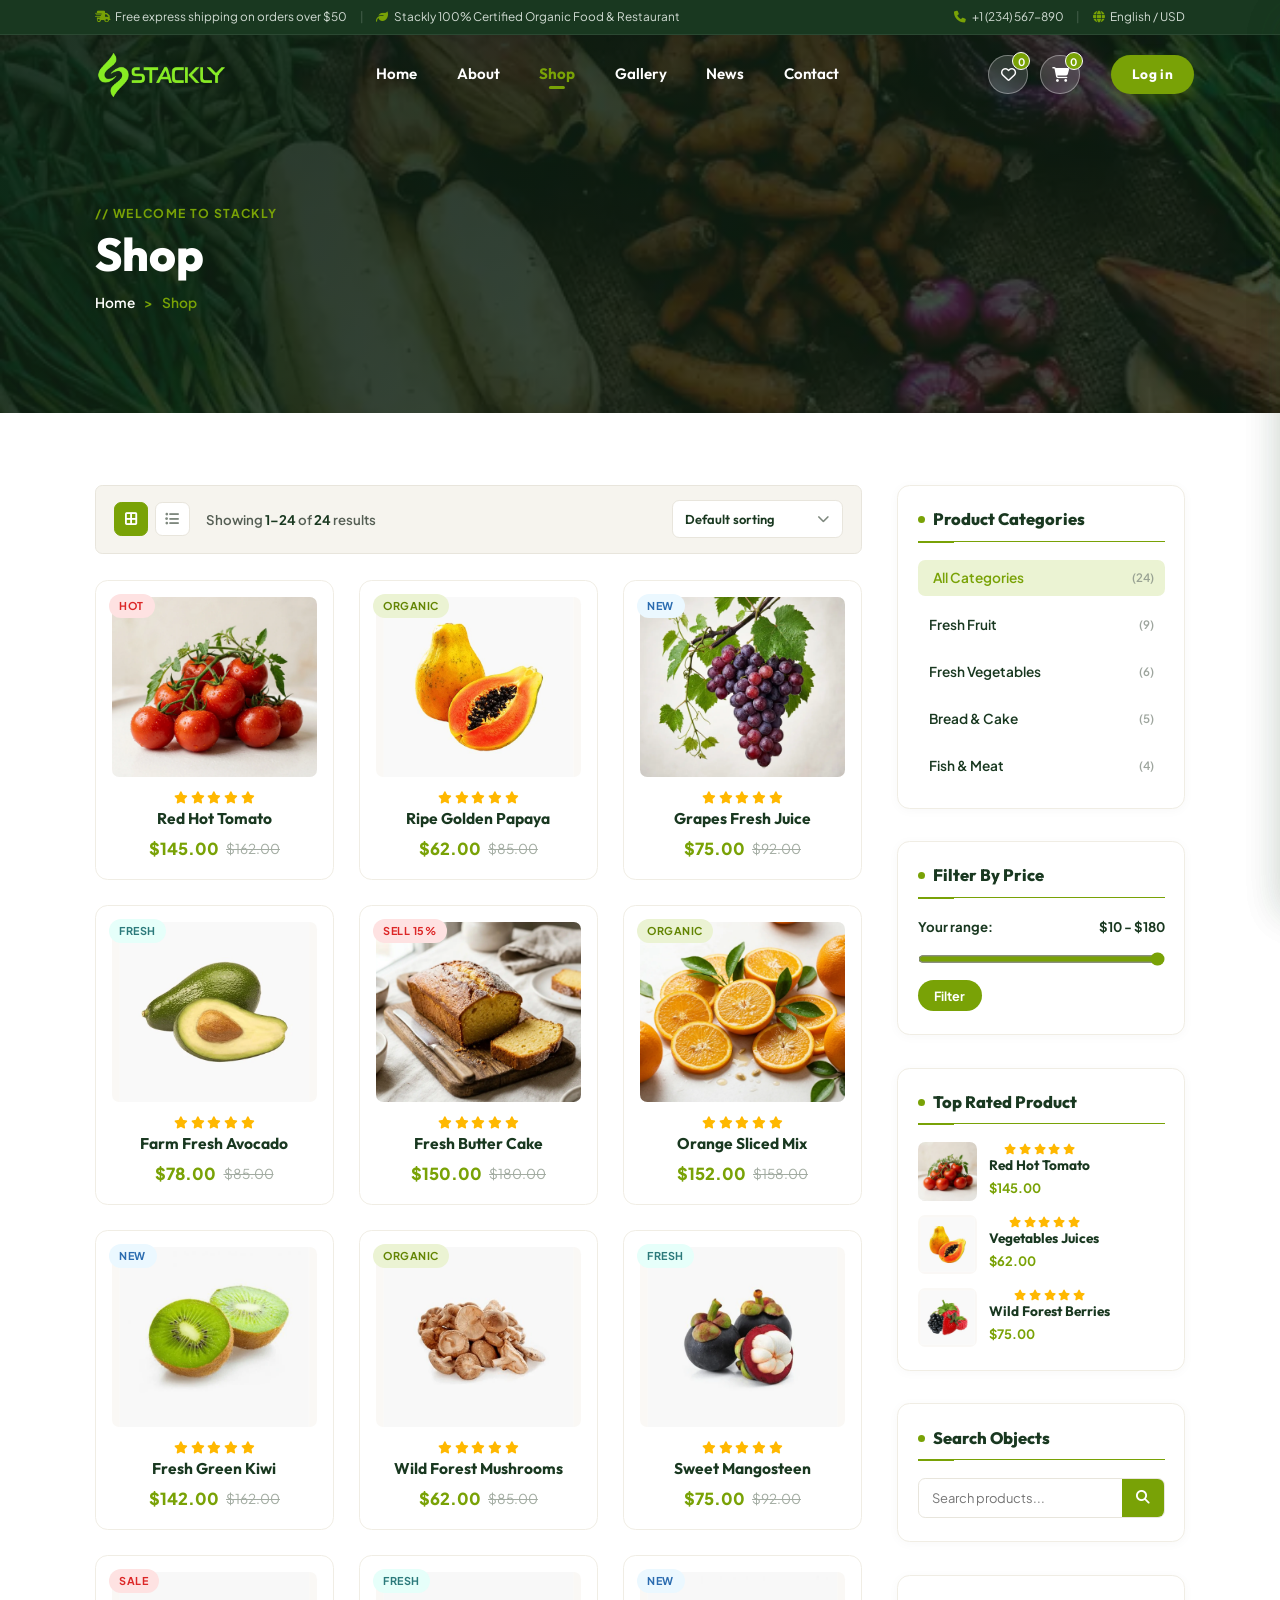
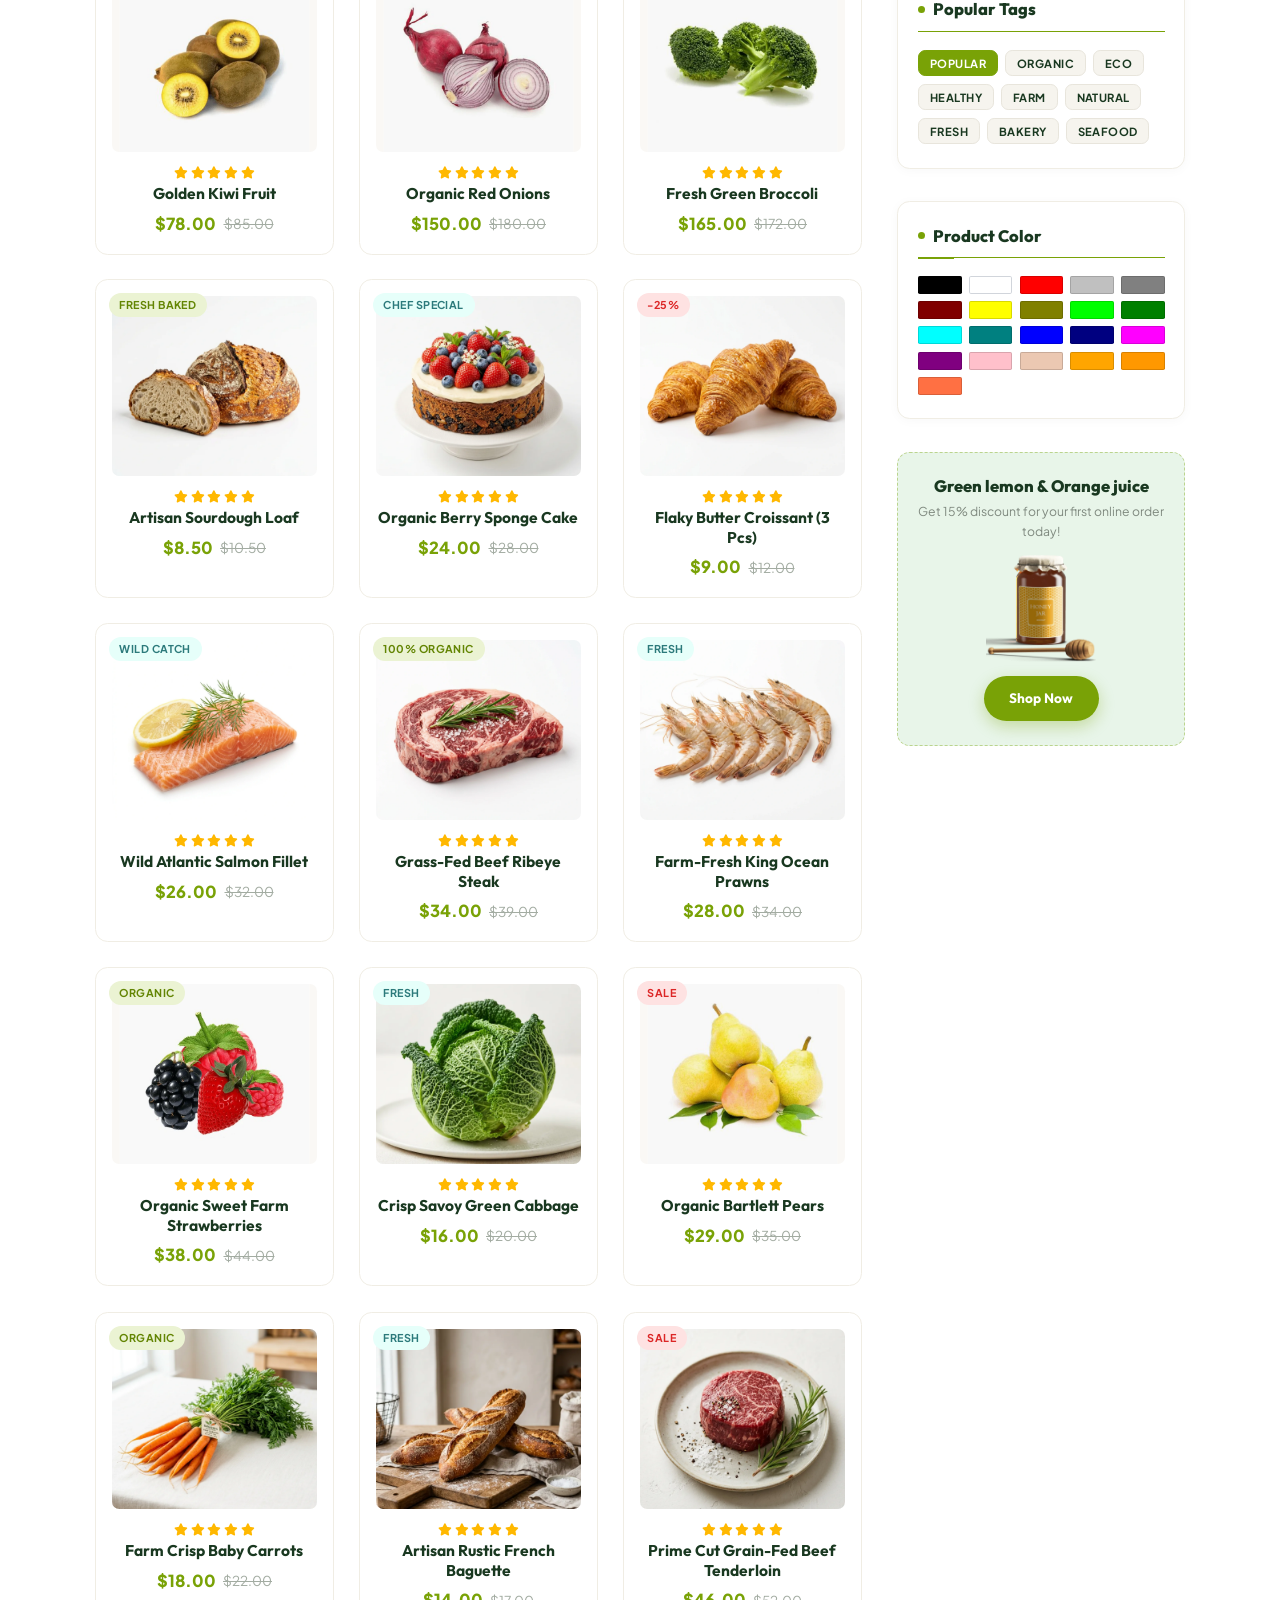
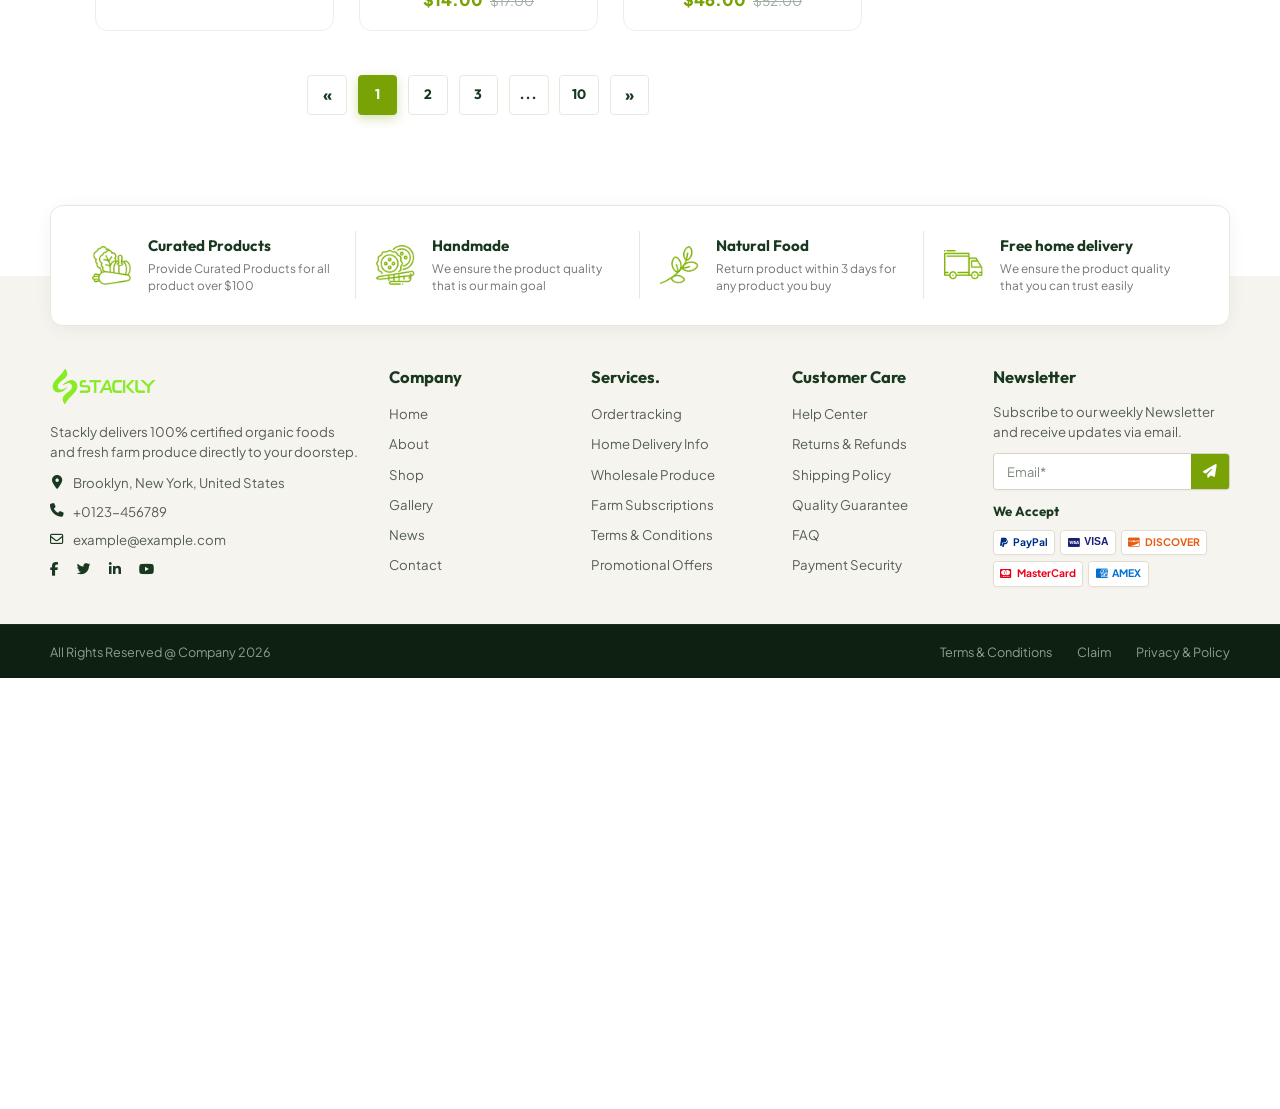
<file: shop.html>
<!DOCTYPE html>
<html lang="en">
<head>
  <meta charset="UTF-8">
  <meta name="viewport" content="width=device-width, initial-scale=1.0">
  <title>Shop - Stackly Organic Food & Restaurant</title>
  <meta name="description" content="Browse our catalog of fresh organic fruits, vegetables, artisanal bakery, wild-caught seafood, and grass-fed meats at Stackly Organic Food & Restaurant.">

<link rel="icon" type="image/webp" href="./assets/top-logo.webp">

<link rel="preconnect" href="https://fonts.googleapis.com">
  <link rel="preconnect" href="https://fonts.gstatic.com" crossorigin>
  <link href="https://fonts.googleapis.com/css2?family=Caveat:wght@600;700&family=Outfit:wght@400;500;600;700;800&family=Plus+Jakarta+Sans:wght@300;400;500;600;700;800&display=swap" rel="stylesheet">

<link rel="stylesheet" href="https://cdnjs.cloudflare.com/ajax/libs/font-awesome/6.5.1/css/all.min.css" integrity="sha512-DTOQO9RWCH3ppGqcWaEA1BIZOC6xxalwEsw9c2QQeAIftl+Vegovlnee1c9QX4TctnWMn13TZye+giMm8e2LwA==" crossorigin="anonymous" referrerpolicy="no-referrer">

<link rel="stylesheet" href="style.css">

</head>
<body>

<div id="stackly-preloader" class="stackly-preloader">
    <div class="preloader-bg-glow"></div>
    <div class="preloader-floating-leaves">
      <i class="fa-solid fa-leaf leaf-1"></i>
      <i class="fa-solid fa-seedling leaf-2"></i>
      <i class="fa-solid fa-leaf leaf-3"></i>
      <i class="fa-solid fa-carrot leaf-4"></i>
      <i class="fa-solid fa-apple-whole leaf-5"></i>
    </div>
    <div class="preloader-content">
      <div class="preloader-icon-wrapper">
        <div class="preloader-orbit-ring ring-outer"></div>
        <div class="preloader-orbit-ring ring-inner"></div>
        <div class="preloader-logo-box">
          <img src="./assets/logo.webp" alt="Stackly Organic Food" class="preloader-logo">
        </div>
        <div class="preloader-sprout-pulse" title="100% Organic">
          <i class="fa-solid fa-leaf"></i>
        </div>
      </div>
      <div class="preloader-brand-title">
        <span class="brand-name">Stackly</span>
        <span class="brand-tag">100% FRESH & ORGANIC</span>
      </div>
      <div class="preloader-progress-container">
        <div class="preloader-progress-bar">
          <div class="preloader-progress-fill" id="preloaderProgressFill"></div>
        </div>
        <div class="preloader-status-row">
          <span class="preloader-status-text" id="preloaderStatusText">Harvesting fresh goodness...</span>
          <span class="preloader-percent" id="preloaderPercent">0%</span>
        </div>
      </div>
    </div>
  </div>

<div class="toast-container" id="toastContainer" aria-live="polite"></div>

<button class="back-to-top" id="backToTopBtn" aria-label="Back to top">
    <i class="fa-solid fa-arrow-up"></i>
  </button>

<header class="header-area header-inner" id="siteHeader">

<div class="top-bar">
      <div class="container top-bar-container">
        <div class="top-bar-left">
          <span class="top-info"><i class="fa-solid fa-truck-fast"></i> Free express shipping on orders over $50</span>
          <span class="top-divider">|</span>
          <span class="top-info"><i class="fa-solid fa-leaf"></i> Stackly 100% Certified Organic Food & Restaurant</span>
        </div>
        <div class="top-bar-right">
          <a href="404.html" class="top-link"><i class="fa-solid fa-phone"></i> +1 (234) 567-890</a>
          <span class="top-divider">|</span>
          <span class="top-currency"><i class="fa-solid fa-globe"></i> English / USD</span>
        </div>
      </div>
    </div>

<nav class="navbar" id="navbar">
      <div class="container nav-container">

<a href="index.html" class="nav-brand" aria-label="Stackly Home">
          <img src="./assets/logo.webp" alt="Stackly Organic Food & Restaurant Logo" class="brand-logo">
        </a>

<ul class="nav-menu" id="navMenu">
          <li class="nav-item">
            <a href="index.html" class="nav-link">Home</a>
          </li>
          <li class="nav-item">
            <a href="about.html" class="nav-link">About</a>
          </li>
          <li class="nav-item">
            <a href="shop.html" class="nav-link active">Shop</a>
          </li>
          <li class="nav-item">
            <a href="gallery.html" class="nav-link">Gallery</a>
          </li>
          <li class="nav-item">
            <a href="news.html" class="nav-link">News</a>
          </li>
          <li class="nav-item">
            <a href="contact.html" class="nav-link">Contact</a>
          </li>
        </ul>

<div class="nav-actions">

<button class="action-btn" id="wishlistToggleBtn" aria-label="View Wishlist" title="Wishlist">
            <i class="fa-regular fa-heart"></i>
            <span class="badge-count wishlist-count">0</span>
          </button>

<button class="action-btn cart-btn" id="cartToggleBtn" aria-label="Open Shopping Cart" title="Cart">
            <i class="fa-solid fa-cart-shopping"></i>
            <span class="badge-count cart-count">0</span>
          </button>

<a href="login.html" class="btn btn-primary nav-login-btn">Log in</a>

<button class="hamburger-btn" id="mobileMenuBtn" aria-label="Toggle mobile menu">
            <span></span>
            <span></span>
            <span></span>
          </button>
        </div>

</div>
    </nav>
  </header>

<div class="mobile-drawer-overlay" id="drawerOverlay"></div>
  <aside class="mobile-drawer" id="mobileDrawer">
    <div class="drawer-header">
      <a href="index.html" aria-label="Stackly Home">
        <img src="./assets/logo.webp" alt="Organic Food" class="drawer-logo">
      </a>
      <button class="drawer-close-btn" id="drawerCloseBtn" aria-label="Close menu">&times;</button>
    </div>
    <ul class="mobile-menu-links">
      <li><a href="index.html">Home</a></li>
      <li><a href="about.html">About</a></li>
      <li><a href="shop.html" class="active">Shop</a></li>
      <li><a href="gallery.html">Gallery</a></li>
      <li><a href="news.html">News</a></li>
      <li><a href="contact.html">Contact</a></li>
    </ul>
    <div class="drawer-footer">
      <a href="login.html" class="btn btn-primary w-100 mb-3">Log in</a>
      <div class="drawer-contact-info">
        <p><i class="fa-solid fa-phone"></i> +1 (234) 567-890</p>
        <p><i class="fa-solid fa-envelope"></i> info@stackly.com</p>
      </div>
    </div>
  </aside>

<aside class="cart-drawer" id="cartDrawer" aria-label="Mini Cart">
    <div class="cart-drawer-header">
      <h3>My Cart (<span id="cartDrawerCount">0</span>)</h3>
      <button class="cart-close-btn" id="cartCloseBtn" aria-label="Close Cart">&times;</button>
    </div>

<div class="cart-shipping-notice">
      <div class="shipping-text">
        <i class="fa-solid fa-truck"></i>
        <span id="shippingNoticeText">Add <strong>$50.00</strong> to unlock <strong>FREE Shipping!</strong></span>
      </div>
      <div class="shipping-progress-track">
        <div class="shipping-progress-fill" style="width: 0%;"></div>
      </div>
    </div>

<div class="cart-items-container" id="cartItemsList">
      <div class="cart-empty-message" style="text-align: center; padding: 50px 15px; color: var(--color-text-muted);">
        <i class="fa-solid fa-basket-shopping" style="font-size: 3.2rem; color: var(--color-border); margin-bottom: 14px; display: block;"></i>
        <p style="font-weight: 700; font-size: 1.15rem; color: var(--color-dark); margin-bottom: 6px;">Your cart is currently empty</p>
        <p style="font-size: 0.92rem;">Discover our fresh farm-picked organic foods!</p>
      </div>
    </div>

<div class="cart-drawer-footer">
      <div class="cart-subtotal-row">
        <span>Subtotal:</span>
        <span class="cart-subtotal-val" id="cartSubtotalAmount">$0.00</span>
      </div>
      <div class="cart-actions-row">
        <a href="shop.html" class="btn btn-secondary w-100" id="viewCartBtn">View Shop</a>
        <button class="btn btn-dark w-100" id="checkoutBtn" onclick="window.location.href='404.html'">Checkout Now</button>
      </div>
    </div>
  </aside>

<aside class="cart-drawer wishlist-drawer" id="wishlistDrawer" aria-label="Wishlist Drawer">
    <div class="cart-drawer-header">
      <h3>My Wishlist (<span id="wishlistDrawerCount">0</span>)</h3>
      <button class="cart-close-btn" id="wishlistCloseBtn" aria-label="Close Wishlist">&times;</button>
    </div>

<div class="cart-items-container" id="wishlistItemsList">
      <div class="wishlist-empty-state" style="text-align: center; padding: 50px 15px; color: var(--color-text-muted);">
        <i class="fa-regular fa-heart" style="font-size: 3.2rem; color: var(--color-border); margin-bottom: 14px; display: block;"></i>
        <p style="font-weight: 700; font-size: 1.15rem; color: var(--color-dark); margin-bottom: 6px;">Your Wishlist is Empty</p>
        <p style="font-size: 0.92rem;">Explore products and tap the heart icon to save favorites!</p>
      </div>
    </div>

<div class="cart-drawer-footer">
      <div class="cart-actions-row">
        <a href="shop.html" class="btn btn-secondary w-100" id="closeWishlistBtn">Explore Shop</a>
        <button class="btn btn-primary w-100" id="addAllWishlistToCartBtn">Add All To Cart</button>
      </div>
    </div>
  </aside>

<div class="product-modal quick-view-modal" id="quickViewModal">
    <div class="product-modal-backdrop quick-view-backdrop" id="quickViewBackdrop"></div>
    <div class="product-modal-card modal-box">
      <button class="modal-close-btn" id="quickViewCloseBtn" aria-label="Close modal"><i class="fa-solid fa-xmark"></i></button>
      <div class="modal-product-grid">
        <div class="modal-img-col">
          <img src="./assets/4a40f7dfa68f5920d1fa7aba2bda0f7885d94b2f.webp" alt="Product preview" id="modalProductImg" class="modal-img">
        </div>
        <div class="modal-info-col">
          <span class="modal-badge">100% Organic Fresh</span>
          <h2 class="modal-title" id="modalProductTitle">Fresh Organic Product</h2>
          <div class="modal-rating">
            <i class="fa-solid fa-star"></i><i class="fa-solid fa-star"></i><i class="fa-solid fa-star"></i><i class="fa-solid fa-star"></i><i class="fa-solid fa-star"></i>
            <span>(24 Customer Reviews)</span>
          </div>
          <div class="modal-price-wrap">
            <span class="modal-price" id="modalProductPrice">$15.00</span>
            <span class="modal-price-old" id="modalProductOldPrice">$19.00</span>
          </div>
          <p class="modal-desc">
            Organically harvested under certified biodynamic practices. Picked fresh daily and delivered with maximum essential vitality and authentic farm taste.
          </p>
          <div class="modal-action-row">
            <div class="modal-qty-ctrl">
              <button class="qty-btn" id="modalQtyMinus">-</button>
              <span class="qty-val" id="modalQtyVal">1</span>
              <button class="qty-btn" id="modalQtyPlus">+</button>
            </div>
            <button class="btn btn-primary btn-lg" id="modalAddToCartBtn">
              <i class="fa-solid fa-cart-plus"></i>
              <span>Add to Cart</span>
            </button>
          </div>
        </div>
      </div>
    </div>
  </div>

<section class="page-banner" style="background-image: url('./assets/289c82b597f7b8b876eb37b920c0e9d4f4b0976e.webp');">
    <div class="page-banner-overlay"></div>
    <div class="container page-banner-container">
      <div class="page-banner-content" data-aos="fade-right">
        <span class="page-banner-tag">// WELCOME TO STACKLY</span>
        <h1 class="page-banner-title">Shop</h1>
        <div class="page-breadcrumb">
          <a href="index.html">Home</a>
          <span class="divider">></span>
          <span class="current">Shop</span>
        </div>
      </div>
    </div>
  </section>

<section class="shop-section" id="products">
    <div class="container">

<div class="shop-layout">

<main class="shop-main-content">

<div class="shop-toolbar" data-aos="fade-up">
            <div class="toolbar-left">
              <div class="view-mode-buttons">
                <button class="view-btn active" id="gridViewBtn" title="Grid View" aria-label="Grid View">
                  <i class="fa-solid fa-border-all"></i>
                </button>
                <button class="view-btn" id="listViewBtn" title="List View" aria-label="List View">
                  <i class="fa-solid fa-list-ul"></i>
                </button>
              </div>
              <button class="mobile-filter-btn" id="mobileFilterBtn" aria-label="Open Filter Drawer">
                <i class="fa-solid fa-sliders"></i>
                <span>Filters</span>
              </button>
              <span class="results-count-text" id="shopResultsCount">
                Showing <strong>1–24</strong> of <strong>24</strong> results
              </span>
            </div>

<div class="toolbar-right">
              <div class="sort-select-wrap">
                <select class="sort-select" id="shopSortSelect" aria-label="Sort products">
                  <option value="default">Default sorting</option>
                  <option value="popularity">Sort by popularity</option>
                  <option value="rating">Sort by average rating</option>
                  <option value="latest">Sort by latest</option>
                  <option value="price-asc">Sort by price: low to high</option>
                  <option value="price-desc">Sort by price: high to low</option>
                </select>
              </div>
            </div>
          </div>

<div class="shop-products-grid" id="shopProductsGrid">

<article class="product-card cover-img-card" data-category="vegetable" data-price="145.00" data-rating="4.8" data-aos="fade-up" data-delay="50">
              <div class="product-badge badge-sale">Hot</div>
              <div class="product-img-box">
                <img src="./assets/fresh-red-tomatoes.webp" alt="Red Hot Tomato" class="product-img cover-img">
                <div class="product-hover-actions">
                  <button class="card-action-btn card-wishlist-btn" data-title="Red Hot Tomato" data-price="145.00" data-img="./assets/fresh-red-tomatoes.webp" title="Add to Wishlist" aria-label="Add to Wishlist"><i class="fa-regular fa-heart"></i></button>
                  <button class="card-action-btn quick-view-btn" data-title="Red Hot Tomato" data-price="145.00" data-old="162.00" data-img="./assets/fresh-red-tomatoes.webp" title="Quick View"><i class="fa-regular fa-eye"></i></button>
                  <button class="card-action-btn add-cart-btn" data-title="Red Hot Tomato" data-price="145.00" data-img="./assets/fresh-red-tomatoes.webp" title="Add to Cart"><i class="fa-solid fa-cart-plus"></i></button>
                </div>
              </div>
              <div class="product-info">
                <div class="product-rating">
                  <i class="fa-solid fa-star"></i><i class="fa-solid fa-star"></i><i class="fa-solid fa-star"></i><i class="fa-solid fa-star"></i><i class="fa-solid fa-star"></i>
                </div>
                <h3 class="product-title"><a href="404.html">Red Hot Tomato</a></h3>
                <div class="product-pricing">
                  <span class="price-current">$145.00</span>
                  <span class="price-old">$162.00</span>
                </div>
              </div>
            </article>

<article class="product-card" data-category="fruit" data-price="62.00" data-rating="4.9" data-aos="fade-up" data-delay="100">
              <div class="product-badge badge-organic">Organic</div>
              <div class="product-img-box">
                <img src="./assets/97d9e76466a963cddac8c1788a5210f2d1223168.webp" alt="Vegetables Juices Papaya" class="product-img">
                <div class="product-hover-actions">
                  <button class="card-action-btn card-wishlist-btn" data-title="Ripe Golden Papaya" data-price="62.00" data-img="./assets/97d9e76466a963cddac8c1788a5210f2d1223168.webp" title="Add to Wishlist" aria-label="Add to Wishlist"><i class="fa-regular fa-heart"></i></button>
                  <button class="card-action-btn quick-view-btn" data-title="Ripe Golden Papaya" data-price="62.00" data-old="85.00" data-img="./assets/97d9e76466a963cddac8c1788a5210f2d1223168.webp" title="Quick View"><i class="fa-regular fa-eye"></i></button>
                  <button class="card-action-btn add-cart-btn" data-title="Ripe Golden Papaya" data-price="62.00" data-img="./assets/97d9e76466a963cddac8c1788a5210f2d1223168.webp" title="Add to Cart"><i class="fa-solid fa-cart-plus"></i></button>
                </div>
              </div>
              <div class="product-info">
                <div class="product-rating">
                  <i class="fa-solid fa-star"></i><i class="fa-solid fa-star"></i><i class="fa-solid fa-star"></i><i class="fa-solid fa-star"></i><i class="fa-solid fa-star"></i>
                </div>
                <h3 class="product-title"><a href="404.html">Ripe Golden Papaya</a></h3>
                <div class="product-pricing">
                  <span class="price-current">$62.00</span>
                  <span class="price-old">$85.00</span>
                </div>
              </div>
            </article>

<article class="product-card cover-img-card" data-category="fruit" data-price="75.00" data-rating="4.7" data-aos="fade-up" data-delay="150">
              <div class="product-badge badge-new">New</div>
              <div class="product-img-box">
                <img src="./assets/fresh-red-grapes.webp" alt="Grapes Fresh Juice" class="product-img cover-img">
                <div class="product-hover-actions">
                  <button class="card-action-btn card-wishlist-btn" data-title="Grapes Fresh Juice" data-price="75.00" data-img="./assets/fresh-red-grapes.webp" title="Add to Wishlist" aria-label="Add to Wishlist"><i class="fa-regular fa-heart"></i></button>
                  <button class="card-action-btn quick-view-btn" data-title="Grapes Fresh Juice" data-price="75.00" data-old="92.00" data-img="./assets/fresh-red-grapes.webp" title="Quick View"><i class="fa-regular fa-eye"></i></button>
                  <button class="card-action-btn add-cart-btn" data-title="Grapes Fresh Juice" data-price="75.00" data-img="./assets/fresh-red-grapes.webp" title="Add to Cart"><i class="fa-solid fa-cart-plus"></i></button>
                </div>
              </div>
              <div class="product-info">
                <div class="product-rating">
                  <i class="fa-solid fa-star"></i><i class="fa-solid fa-star"></i><i class="fa-solid fa-star"></i><i class="fa-solid fa-star"></i><i class="fa-solid fa-star"></i>
                </div>
                <h3 class="product-title"><a href="404.html">Grapes Fresh Juice</a></h3>
                <div class="product-pricing">
                  <span class="price-current">$75.00</span>
                  <span class="price-old">$92.00</span>
                </div>
              </div>
            </article>

<article class="product-card" data-category="fruit" data-price="78.00" data-rating="4.6" data-aos="fade-up" data-delay="50">
              <div class="product-badge badge-fresh">Fresh</div>
              <div class="product-img-box">
                <img src="./assets/8523fc6355b95265694c77fa4a51789e987a8197.webp" alt="Farm Fresh Avocado" class="product-img">
                <div class="product-hover-actions">
                  <button class="card-action-btn card-wishlist-btn" data-title="Farm Fresh Avocado" data-price="78.00" data-img="./assets/8523fc6355b95265694c77fa4a51789e987a8197.webp" title="Add to Wishlist" aria-label="Add to Wishlist"><i class="fa-regular fa-heart"></i></button>
                  <button class="card-action-btn quick-view-btn" data-title="Farm Fresh Avocado" data-price="78.00" data-old="85.00" data-img="./assets/8523fc6355b95265694c77fa4a51789e987a8197.webp" title="Quick View"><i class="fa-regular fa-eye"></i></button>
                  <button class="card-action-btn add-cart-btn" data-title="Farm Fresh Avocado" data-price="78.00" data-img="./assets/8523fc6355b95265694c77fa4a51789e987a8197.webp" title="Add to Cart"><i class="fa-solid fa-cart-plus"></i></button>
                </div>
              </div>
              <div class="product-info">
                <div class="product-rating">
                  <i class="fa-solid fa-star"></i><i class="fa-solid fa-star"></i><i class="fa-solid fa-star"></i><i class="fa-solid fa-star"></i><i class="fa-solid fa-star"></i>
                </div>
                <h3 class="product-title"><a href="404.html">Farm Fresh Avocado</a></h3>
                <div class="product-pricing">
                  <span class="price-current">$78.00</span>
                  <span class="price-old">$85.00</span>
                </div>
              </div>
            </article>

<article class="product-card cover-img-card" data-category="bakery" data-price="150.00" data-rating="5.0" data-aos="fade-up" data-delay="100">
              <div class="product-badge badge-sale">Sell 15%</div>
              <div class="product-img-box">
                <img src="./assets/fresh-butter-cake.webp" alt="Fresh Butter Cake" class="product-img cover-img">
                <div class="product-hover-actions">
                  <button class="card-action-btn card-wishlist-btn" data-title="Fresh Butter Cake" data-price="150.00" data-img="./assets/fresh-butter-cake.webp" title="Add to Wishlist" aria-label="Add to Wishlist"><i class="fa-regular fa-heart"></i></button>
                  <button class="card-action-btn quick-view-btn" data-title="Fresh Butter Cake" data-price="150.00" data-old="180.00" data-img="./assets/fresh-butter-cake.webp" title="Quick View"><i class="fa-regular fa-eye"></i></button>
                  <button class="card-action-btn add-cart-btn" data-title="Fresh Butter Cake" data-price="150.00" data-img="./assets/fresh-butter-cake.webp" title="Add to Cart"><i class="fa-solid fa-cart-plus"></i></button>
                </div>
              </div>
              <div class="product-info">
                <div class="product-rating">
                  <i class="fa-solid fa-star"></i><i class="fa-solid fa-star"></i><i class="fa-solid fa-star"></i><i class="fa-solid fa-star"></i><i class="fa-solid fa-star"></i>
                </div>
                <h3 class="product-title"><a href="404.html">Fresh Butter Cake</a></h3>
                <div class="product-pricing">
                  <span class="price-current">$150.00</span>
                  <span class="price-old">$180.00</span>
                </div>
              </div>
            </article>

<article class="product-card cover-img-card" data-category="fruit" data-price="152.00" data-rating="4.8" data-aos="fade-up" data-delay="150">
              <div class="product-badge badge-organic">Organic</div>
              <div class="product-img-box">
                <img src="./assets/orange-sliced-mix.webp" alt="Orange Sliced Mix" class="product-img cover-img">
                <div class="product-hover-actions">
                  <button class="card-action-btn card-wishlist-btn" data-title="Orange Sliced Mix" data-price="152.00" data-img="./assets/orange-sliced-mix.webp" title="Add to Wishlist" aria-label="Add to Wishlist"><i class="fa-regular fa-heart"></i></button>
                  <button class="card-action-btn quick-view-btn" data-title="Orange Sliced Mix" data-price="152.00" data-old="158.00" data-img="./assets/orange-sliced-mix.webp" title="Quick View"><i class="fa-regular fa-eye"></i></button>
                  <button class="card-action-btn add-cart-btn" data-title="Orange Sliced Mix" data-price="152.00" data-img="./assets/orange-sliced-mix.webp" title="Add to Cart"><i class="fa-solid fa-cart-plus"></i></button>
                </div>
              </div>
              <div class="product-info">
                <div class="product-rating">
                  <i class="fa-solid fa-star"></i><i class="fa-solid fa-star"></i><i class="fa-solid fa-star"></i><i class="fa-solid fa-star"></i><i class="fa-solid fa-star"></i>
                </div>
                <h3 class="product-title"><a href="404.html">Orange Sliced Mix</a></h3>
                <div class="product-pricing">
                  <span class="price-current">$152.00</span>
                  <span class="price-old">$158.00</span>
                </div>
              </div>
            </article>

<article class="product-card" data-category="fruit" data-price="142.00" data-rating="4.9" data-aos="fade-up" data-delay="50">
              <div class="product-badge badge-new">New</div>
              <div class="product-img-box">
                <img src="./assets/a83fa4af0d5241821a8dd24cbacc7fe0483b9f3d.webp" alt="Fresh Green Kiwi" class="product-img">
                <div class="product-hover-actions">
                  <button class="card-action-btn card-wishlist-btn" data-title="Fresh Green Kiwi" data-price="142.00" data-img="./assets/a83fa4af0d5241821a8dd24cbacc7fe0483b9f3d.webp" title="Add to Wishlist" aria-label="Add to Wishlist"><i class="fa-regular fa-heart"></i></button>
                  <button class="card-action-btn quick-view-btn" data-title="Fresh Green Kiwi" data-price="142.00" data-old="162.00" data-img="./assets/a83fa4af0d5241821a8dd24cbacc7fe0483b9f3d.webp" title="Quick View"><i class="fa-regular fa-eye"></i></button>
                  <button class="card-action-btn add-cart-btn" data-title="Fresh Green Kiwi" data-price="142.00" data-img="./assets/a83fa4af0d5241821a8dd24cbacc7fe0483b9f3d.webp" title="Add to Cart"><i class="fa-solid fa-cart-plus"></i></button>
                </div>
              </div>
              <div class="product-info">
                <div class="product-rating">
                  <i class="fa-solid fa-star"></i><i class="fa-solid fa-star"></i><i class="fa-solid fa-star"></i><i class="fa-solid fa-star"></i><i class="fa-solid fa-star"></i>
                </div>
                <h3 class="product-title"><a href="404.html">Fresh Green Kiwi</a></h3>
                <div class="product-pricing">
                  <span class="price-current">$142.00</span>
                  <span class="price-old">$162.00</span>
                </div>
              </div>
            </article>

<article class="product-card" data-category="vegetable" data-price="62.00" data-rating="4.7" data-aos="fade-up" data-delay="100">
              <div class="product-badge badge-organic">Organic</div>
              <div class="product-img-box">
                <img src="./assets/e96c1a14b72df9008e2d1df0c80105e2d971fe25.webp" alt="Wild Forest Mushrooms" class="product-img">
                <div class="product-hover-actions">
                  <button class="card-action-btn card-wishlist-btn" data-title="Wild Forest Mushrooms" data-price="62.00" data-img="./assets/e96c1a14b72df9008e2d1df0c80105e2d971fe25.webp" title="Add to Wishlist" aria-label="Add to Wishlist"><i class="fa-regular fa-heart"></i></button>
                  <button class="card-action-btn quick-view-btn" data-title="Wild Forest Mushrooms" data-price="62.00" data-old="85.00" data-img="./assets/e96c1a14b72df9008e2d1df0c80105e2d971fe25.webp" title="Quick View"><i class="fa-regular fa-eye"></i></button>
                  <button class="card-action-btn add-cart-btn" data-title="Wild Forest Mushrooms" data-price="62.00" data-img="./assets/e96c1a14b72df9008e2d1df0c80105e2d971fe25.webp" title="Add to Cart"><i class="fa-solid fa-cart-plus"></i></button>
                </div>
              </div>
              <div class="product-info">
                <div class="product-rating">
                  <i class="fa-solid fa-star"></i><i class="fa-solid fa-star"></i><i class="fa-solid fa-star"></i><i class="fa-solid fa-star"></i><i class="fa-solid fa-star"></i>
                </div>
                <h3 class="product-title"><a href="404.html">Wild Forest Mushrooms</a></h3>
                <div class="product-pricing">
                  <span class="price-current">$62.00</span>
                  <span class="price-old">$85.00</span>
                </div>
              </div>
            </article>

<article class="product-card" data-category="fruit" data-price="75.00" data-rating="4.8" data-aos="fade-up" data-delay="150">
              <div class="product-badge badge-fresh">Fresh</div>
              <div class="product-img-box">
                <img src="./assets/b85433c30be358632bedd75b2c1a36e041ccd4f5.webp" alt="Sweet Mangosteen" class="product-img">
                <div class="product-hover-actions">
                  <button class="card-action-btn card-wishlist-btn" data-title="Sweet Mangosteen" data-price="75.00" data-img="./assets/b85433c30be358632bedd75b2c1a36e041ccd4f5.webp" title="Add to Wishlist" aria-label="Add to Wishlist"><i class="fa-regular fa-heart"></i></button>
                  <button class="card-action-btn quick-view-btn" data-title="Sweet Mangosteen" data-price="75.00" data-old="92.00" data-img="./assets/b85433c30be358632bedd75b2c1a36e041ccd4f5.webp" title="Quick View"><i class="fa-regular fa-eye"></i></button>
                  <button class="card-action-btn add-cart-btn" data-title="Sweet Mangosteen" data-price="75.00" data-img="./assets/b85433c30be358632bedd75b2c1a36e041ccd4f5.webp" title="Add to Cart"><i class="fa-solid fa-cart-plus"></i></button>
                </div>
              </div>
              <div class="product-info">
                <div class="product-rating">
                  <i class="fa-solid fa-star"></i><i class="fa-solid fa-star"></i><i class="fa-solid fa-star"></i><i class="fa-solid fa-star"></i><i class="fa-solid fa-star"></i>
                </div>
                <h3 class="product-title"><a href="404.html">Sweet Mangosteen</a></h3>
                <div class="product-pricing">
                  <span class="price-current">$75.00</span>
                  <span class="price-old">$92.00</span>
                </div>
              </div>
            </article>

<article class="product-card" data-category="fruit" data-price="78.00" data-rating="4.7" data-aos="fade-up" data-delay="50">
              <div class="product-badge badge-sale">Sale</div>
              <div class="product-img-box">
                <img src="./assets/604fd84bd42484acca78961c57e789e4f1f6294c.webp" alt="Golden Kiwi Fruit" class="product-img">
                <div class="product-hover-actions">
                  <button class="card-action-btn card-wishlist-btn" data-title="Golden Kiwi Fruit" data-price="78.00" data-img="./assets/604fd84bd42484acca78961c57e789e4f1f6294c.webp" title="Add to Wishlist" aria-label="Add to Wishlist"><i class="fa-regular fa-heart"></i></button>
                  <button class="card-action-btn quick-view-btn" data-title="Golden Kiwi Fruit" data-price="78.00" data-old="85.00" data-img="./assets/604fd84bd42484acca78961c57e789e4f1f6294c.webp" title="Quick View"><i class="fa-regular fa-eye"></i></button>
                  <button class="card-action-btn add-cart-btn" data-title="Golden Kiwi Fruit" data-price="78.00" data-img="./assets/604fd84bd42484acca78961c57e789e4f1f6294c.webp" title="Add to Cart"><i class="fa-solid fa-cart-plus"></i></button>
                </div>
              </div>
              <div class="product-info">
                <div class="product-rating">
                  <i class="fa-solid fa-star"></i><i class="fa-solid fa-star"></i><i class="fa-solid fa-star"></i><i class="fa-solid fa-star"></i><i class="fa-solid fa-star"></i>
                </div>
                <h3 class="product-title"><a href="404.html">Golden Kiwi Fruit</a></h3>
                <div class="product-pricing">
                  <span class="price-current">$78.00</span>
                  <span class="price-old">$85.00</span>
                </div>
              </div>
            </article>

<article class="product-card" data-category="vegetable" data-price="150.00" data-rating="4.8" data-aos="fade-up" data-delay="100">
              <div class="product-badge badge-fresh">Fresh</div>
              <div class="product-img-box">
                <img src="./assets/2f669b7c0c9c1ccbf1cb04fc9a573ce7204ae3c4.webp" alt="Organic Red Onions" class="product-img">
                <div class="product-hover-actions">
                  <button class="card-action-btn card-wishlist-btn" data-title="Organic Red Onions" data-price="150.00" data-img="./assets/2f669b7c0c9c1ccbf1cb04fc9a573ce7204ae3c4.webp" title="Add to Wishlist" aria-label="Add to Wishlist"><i class="fa-regular fa-heart"></i></button>
                  <button class="card-action-btn quick-view-btn" data-title="Organic Red Onions" data-price="150.00" data-old="180.00" data-img="./assets/2f669b7c0c9c1ccbf1cb04fc9a573ce7204ae3c4.webp" title="Quick View"><i class="fa-regular fa-eye"></i></button>
                  <button class="card-action-btn add-cart-btn" data-title="Organic Red Onions" data-price="150.00" data-img="./assets/2f669b7c0c9c1ccbf1cb04fc9a573ce7204ae3c4.webp" title="Add to Cart"><i class="fa-solid fa-cart-plus"></i></button>
                </div>
              </div>
              <div class="product-info">
                <div class="product-rating">
                  <i class="fa-solid fa-star"></i><i class="fa-solid fa-star"></i><i class="fa-solid fa-star"></i><i class="fa-solid fa-star"></i><i class="fa-solid fa-star"></i>
                </div>
                <h3 class="product-title"><a href="404.html">Organic Red Onions</a></h3>
                <div class="product-pricing">
                  <span class="price-current">$150.00</span>
                  <span class="price-old">$180.00</span>
                </div>
              </div>
            </article>

<article class="product-card" data-category="vegetable" data-price="165.00" data-rating="4.9" data-aos="fade-up" data-delay="150">
              <div class="product-badge badge-new">New</div>
              <div class="product-img-box">
                <img src="./assets/11de3f213d2ea09d43d53e37bc7c7e3a73d234f0.webp" alt="Fresh Green Broccoli" class="product-img">
                <div class="product-hover-actions">
                  <button class="card-action-btn card-wishlist-btn" data-title="Fresh Green Broccoli" data-price="165.00" data-img="./assets/11de3f213d2ea09d43d53e37bc7c7e3a73d234f0.webp" title="Add to Wishlist" aria-label="Add to Wishlist"><i class="fa-regular fa-heart"></i></button>
                  <button class="card-action-btn quick-view-btn" data-title="Fresh Green Broccoli" data-price="165.00" data-old="172.00" data-img="./assets/11de3f213d2ea09d43d53e37bc7c7e3a73d234f0.webp" title="Quick View"><i class="fa-regular fa-eye"></i></button>
                  <button class="card-action-btn add-cart-btn" data-title="Fresh Green Broccoli" data-price="165.00" data-img="./assets/11de3f213d2ea09d43d53e37bc7c7e3a73d234f0.webp" title="Add to Cart"><i class="fa-solid fa-cart-plus"></i></button>
                </div>
              </div>
              <div class="product-info">
                <div class="product-rating">
                  <i class="fa-solid fa-star"></i><i class="fa-solid fa-star"></i><i class="fa-solid fa-star"></i><i class="fa-solid fa-star"></i><i class="fa-solid fa-star"></i>
                </div>
                <h3 class="product-title"><a href="404.html">Fresh Green Broccoli</a></h3>
                <div class="product-pricing">
                  <span class="price-current">$165.00</span>
                  <span class="price-old">$172.00</span>
                </div>
              </div>
            </article>

<article class="product-card cover-img-card" data-category="bakery" data-price="8.50" data-rating="4.9" data-aos="fade-up">
              <div class="product-badge badge-organic">Fresh Baked</div>
              <div class="product-img-box">
                <img src="./assets/bakery-artisan-bread.webp" alt="Artisan Sourdough Loaf" class="product-img cover-img">
                <div class="product-hover-actions">
                  <button class="card-action-btn card-wishlist-btn" data-title="Artisan Sourdough Loaf" data-price="8.50" data-img="./assets/bakery-artisan-bread.webp" title="Add to Wishlist" aria-label="Add to Wishlist"><i class="fa-regular fa-heart"></i></button>
                  <button class="card-action-btn quick-view-btn" data-title="Artisan Sourdough Loaf" data-price="8.50" data-old="10.50" data-img="./assets/bakery-artisan-bread.webp" title="Quick View"><i class="fa-regular fa-eye"></i></button>
                  <button class="card-action-btn add-cart-btn" data-title="Artisan Sourdough Loaf" data-price="8.50" data-img="./assets/bakery-artisan-bread.webp" title="Add to Cart"><i class="fa-solid fa-cart-plus"></i></button>
                </div>
              </div>
              <div class="product-info">
                <div class="product-rating">
                  <i class="fa-solid fa-star"></i><i class="fa-solid fa-star"></i><i class="fa-solid fa-star"></i><i class="fa-solid fa-star"></i><i class="fa-solid fa-star"></i>
                </div>
                <h3 class="product-title"><a href="404.html">Artisan Sourdough Loaf</a></h3>
                <div class="product-pricing">
                  <span class="price-current">$8.50</span>
                  <span class="price-old">$10.50</span>
                </div>
              </div>
            </article>

<article class="product-card cover-img-card" data-category="bakery" data-price="24.00" data-rating="5.0" data-aos="fade-up">
              <div class="product-badge badge-fresh">Chef Special</div>
              <div class="product-img-box">
                <img src="./assets/bakery-berry-cake.webp" alt="Organic Berry Sponge Cake" class="product-img cover-img">
                <div class="product-hover-actions">
                  <button class="card-action-btn card-wishlist-btn" data-title="Organic Berry Sponge Cake" data-price="24.00" data-img="./assets/bakery-berry-cake.webp" title="Add to Wishlist" aria-label="Add to Wishlist"><i class="fa-regular fa-heart"></i></button>
                  <button class="card-action-btn quick-view-btn" data-title="Organic Berry Sponge Cake" data-price="24.00" data-old="28.00" data-img="./assets/bakery-berry-cake.webp" title="Quick View"><i class="fa-regular fa-eye"></i></button>
                  <button class="card-action-btn add-cart-btn" data-title="Organic Berry Sponge Cake" data-price="24.00" data-img="./assets/bakery-berry-cake.webp" title="Add to Cart"><i class="fa-solid fa-cart-plus"></i></button>
                </div>
              </div>
              <div class="product-info">
                <div class="product-rating">
                  <i class="fa-solid fa-star"></i><i class="fa-solid fa-star"></i><i class="fa-solid fa-star"></i><i class="fa-solid fa-star"></i><i class="fa-solid fa-star"></i>
                </div>
                <h3 class="product-title"><a href="404.html">Organic Berry Sponge Cake</a></h3>
                <div class="product-pricing">
                  <span class="price-current">$24.00</span>
                  <span class="price-old">$28.00</span>
                </div>
              </div>
            </article>

<article class="product-card cover-img-card" data-category="bakery" data-price="9.00" data-rating="4.8" data-aos="fade-up">
              <div class="product-badge badge-sale">-25%</div>
              <div class="product-img-box">
                <img src="./assets/bakery-croissant.webp" alt="Flaky Butter Croissant" class="product-img cover-img">
                <div class="product-hover-actions">
                  <button class="card-action-btn card-wishlist-btn" data-title="Flaky Butter Croissant" data-price="9.00" data-img="./assets/bakery-croissant.webp" title="Add to Wishlist" aria-label="Add to Wishlist"><i class="fa-regular fa-heart"></i></button>
                  <button class="card-action-btn quick-view-btn" data-title="Flaky Butter Croissant" data-price="9.00" data-old="12.00" data-img="./assets/bakery-croissant.webp" title="Quick View"><i class="fa-regular fa-eye"></i></button>
                  <button class="card-action-btn add-cart-btn" data-title="Flaky Butter Croissant" data-price="9.00" data-img="./assets/bakery-croissant.webp" title="Add to Cart"><i class="fa-solid fa-cart-plus"></i></button>
                </div>
              </div>
              <div class="product-info">
                <div class="product-rating">
                  <i class="fa-solid fa-star"></i><i class="fa-solid fa-star"></i><i class="fa-solid fa-star"></i><i class="fa-solid fa-star"></i><i class="fa-solid fa-star"></i>
                </div>
                <h3 class="product-title"><a href="404.html">Flaky Butter Croissant (3 Pcs)</a></h3>
                <div class="product-pricing">
                  <span class="price-current">$9.00</span>
                  <span class="price-old">$12.00</span>
                </div>
              </div>
            </article>

<article class="product-card cover-img-card" data-category="meat" data-price="26.00" data-rating="4.9" data-aos="fade-up">
              <div class="product-badge badge-fresh">Wild Catch</div>
              <div class="product-img-box">
                <img src="./assets/meat-salmon-fillet.webp" alt="Wild Atlantic Salmon Fillet" class="product-img cover-img">
                <div class="product-hover-actions">
                  <button class="card-action-btn card-wishlist-btn" data-title="Wild Atlantic Salmon Fillet" data-price="26.00" data-img="./assets/meat-salmon-fillet.webp" title="Add to Wishlist" aria-label="Add to Wishlist"><i class="fa-regular fa-heart"></i></button>
                  <button class="card-action-btn quick-view-btn" data-title="Wild Atlantic Salmon Fillet" data-price="26.00" data-old="32.00" data-img="./assets/meat-salmon-fillet.webp" title="Quick View"><i class="fa-regular fa-eye"></i></button>
                  <button class="card-action-btn add-cart-btn" data-title="Wild Atlantic Salmon Fillet" data-price="26.00" data-img="./assets/meat-salmon-fillet.webp" title="Add to Cart"><i class="fa-solid fa-cart-plus"></i></button>
                </div>
              </div>
              <div class="product-info">
                <div class="product-rating">
                  <i class="fa-solid fa-star"></i><i class="fa-solid fa-star"></i><i class="fa-solid fa-star"></i><i class="fa-solid fa-star"></i><i class="fa-solid fa-star"></i>
                </div>
                <h3 class="product-title"><a href="404.html">Wild Atlantic Salmon Fillet</a></h3>
                <div class="product-pricing">
                  <span class="price-current">$26.00</span>
                  <span class="price-old">$32.00</span>
                </div>
              </div>
            </article>

<article class="product-card cover-img-card" data-category="meat" data-price="34.00" data-rating="5.0" data-aos="fade-up">
              <div class="product-badge badge-organic">100% Organic</div>
              <div class="product-img-box">
                <img src="./assets/meat-beef-steak.webp" alt="Grass-Fed Beef Ribeye Steak" class="product-img cover-img">
                <div class="product-hover-actions">
                  <button class="card-action-btn card-wishlist-btn" data-title="Grass-Fed Beef Ribeye Steak" data-price="34.00" data-img="./assets/meat-beef-steak.webp" title="Add to Wishlist" aria-label="Add to Wishlist"><i class="fa-regular fa-heart"></i></button>
                  <button class="card-action-btn quick-view-btn" data-title="Grass-Fed Beef Ribeye Steak" data-price="34.00" data-old="39.00" data-img="./assets/meat-beef-steak.webp" title="Quick View"><i class="fa-regular fa-eye"></i></button>
                  <button class="card-action-btn add-cart-btn" data-title="Grass-Fed Beef Ribeye Steak" data-price="34.00" data-img="./assets/meat-beef-steak.webp" title="Add to Cart"><i class="fa-solid fa-cart-plus"></i></button>
                </div>
              </div>
              <div class="product-info">
                <div class="product-rating">
                  <i class="fa-solid fa-star"></i><i class="fa-solid fa-star"></i><i class="fa-solid fa-star"></i><i class="fa-solid fa-star"></i><i class="fa-solid fa-star"></i>
                </div>
                <h3 class="product-title"><a href="404.html">Grass-Fed Beef Ribeye Steak</a></h3>
                <div class="product-pricing">
                  <span class="price-current">$34.00</span>
                  <span class="price-old">$39.00</span>
                </div>
              </div>
            </article>

<article class="product-card cover-img-card" data-category="meat" data-price="28.00" data-rating="4.8" data-aos="fade-up">
              <div class="product-badge badge-fresh">Fresh</div>
              <div class="product-img-box">
                <img src="./assets/meat-fresh-prawns.webp" alt="Farm-Fresh King Ocean Prawns" class="product-img cover-img">
                <div class="product-hover-actions">
                  <button class="card-action-btn card-wishlist-btn" data-title="Farm-Fresh King Ocean Prawns" data-price="28.00" data-img="./assets/meat-fresh-prawns.webp" title="Add to Wishlist" aria-label="Add to Wishlist"><i class="fa-regular fa-heart"></i></button>
                  <button class="card-action-btn quick-view-btn" data-title="Farm-Fresh King Ocean Prawns" data-price="28.00" data-old="34.00" data-img="./assets/meat-fresh-prawns.webp" title="Quick View"><i class="fa-regular fa-eye"></i></button>
                  <button class="card-action-btn add-cart-btn" data-title="Farm-Fresh King Ocean Prawns" data-price="28.00" data-img="./assets/meat-fresh-prawns.webp" title="Add to Cart"><i class="fa-solid fa-cart-plus"></i></button>
                </div>
              </div>
              <div class="product-info">
                <div class="product-rating">
                  <i class="fa-solid fa-star"></i><i class="fa-solid fa-star"></i><i class="fa-solid fa-star"></i><i class="fa-solid fa-star"></i><i class="fa-solid fa-star"></i>
                </div>
                <h3 class="product-title"><a href="404.html">Farm-Fresh King Ocean Prawns</a></h3>
                <div class="product-pricing">
                  <span class="price-current">$28.00</span>
                  <span class="price-old">$34.00</span>
                </div>
              </div>
            </article>

<article class="product-card" data-category="fruit" data-price="38.00" data-rating="4.9" data-aos="fade-up">
              <div class="product-badge badge-organic">Organic</div>
              <div class="product-img-box">
                <img src="./assets/cd6269853cfabad52c45e660143eb9dda79f16d1.webp" alt="Organic Sweet Farm Strawberries" class="product-img">
                <div class="product-hover-actions">
                  <button class="card-action-btn card-wishlist-btn" data-title="Organic Sweet Farm Strawberries" data-price="38.00" data-img="./assets/cd6269853cfabad52c45e660143eb9dda79f16d1.webp" title="Add to Wishlist" aria-label="Add to Wishlist"><i class="fa-regular fa-heart"></i></button>
                  <button class="card-action-btn quick-view-btn" data-title="Organic Sweet Farm Strawberries" data-price="38.00" data-old="44.00" data-img="./assets/cd6269853cfabad52c45e660143eb9dda79f16d1.webp" title="Quick View"><i class="fa-regular fa-eye"></i></button>
                  <button class="card-action-btn add-cart-btn" data-title="Organic Sweet Farm Strawberries" data-price="38.00" data-img="./assets/cd6269853cfabad52c45e660143eb9dda79f16d1.webp" title="Add to Cart"><i class="fa-solid fa-cart-plus"></i></button>
                </div>
              </div>
              <div class="product-info">
                <div class="product-rating">
                  <i class="fa-solid fa-star"></i><i class="fa-solid fa-star"></i><i class="fa-solid fa-star"></i><i class="fa-solid fa-star"></i><i class="fa-solid fa-star"></i>
                </div>
                <h3 class="product-title"><a href="404.html">Organic Sweet Farm Strawberries</a></h3>
                <div class="product-pricing">
                  <span class="price-current">$38.00</span>
                  <span class="price-old">$44.00</span>
                </div>
              </div>
            </article>

<article class="product-card cover-img-card" data-category="vegetable" data-price="16.00" data-rating="4.7" data-aos="fade-up">
              <div class="product-badge badge-fresh">Fresh</div>
              <div class="product-img-box">
                <img src="./assets/crisp-savoy-cabbage.webp" alt="Crisp Savoy Green Cabbage" class="product-img cover-img">
                <div class="product-hover-actions">
                  <button class="card-action-btn card-wishlist-btn" data-title="Crisp Savoy Green Cabbage" data-price="16.00" data-img="./assets/crisp-savoy-cabbage.webp" title="Add to Wishlist" aria-label="Add to Wishlist"><i class="fa-regular fa-heart"></i></button>
                  <button class="card-action-btn quick-view-btn" data-title="Crisp Savoy Green Cabbage" data-price="16.00" data-old="20.00" data-img="./assets/crisp-savoy-cabbage.webp" title="Quick View"><i class="fa-regular fa-eye"></i></button>
                  <button class="card-action-btn add-cart-btn" data-title="Crisp Savoy Green Cabbage" data-price="16.00" data-img="./assets/crisp-savoy-cabbage.webp" title="Add to Cart"><i class="fa-solid fa-cart-plus"></i></button>
                </div>
              </div>
              <div class="product-info">
                <div class="product-rating">
                  <i class="fa-solid fa-star"></i><i class="fa-solid fa-star"></i><i class="fa-solid fa-star"></i><i class="fa-solid fa-star"></i><i class="fa-solid fa-star"></i>
                </div>
                <h3 class="product-title"><a href="404.html">Crisp Savoy Green Cabbage</a></h3>
                <div class="product-pricing">
                  <span class="price-current">$16.00</span>
                  <span class="price-old">$20.00</span>
                </div>
              </div>
            </article>

<article class="product-card" data-category="fruit" data-price="29.00" data-rating="4.8" data-aos="fade-up">
              <div class="product-badge badge-sale">Sale</div>
              <div class="product-img-box">
                <img src="./assets/e8e3423a78a0a0f8433118ff898db32e23c0f11d.webp" alt="Organic Bartlett Pears" class="product-img">
                <div class="product-hover-actions">
                  <button class="card-action-btn card-wishlist-btn" data-title="Organic Bartlett Pears" data-price="29.00" data-img="./assets/e8e3423a78a0a0f8433118ff898db32e23c0f11d.webp" title="Add to Wishlist" aria-label="Add to Wishlist"><i class="fa-regular fa-heart"></i></button>
                  <button class="card-action-btn quick-view-btn" data-title="Organic Bartlett Pears" data-price="29.00" data-old="35.00" data-img="./assets/e8e3423a78a0a0f8433118ff898db32e23c0f11d.webp" title="Quick View"><i class="fa-regular fa-eye"></i></button>
                  <button class="card-action-btn add-cart-btn" data-title="Organic Bartlett Pears" data-price="29.00" data-img="./assets/e8e3423a78a0a0f8433118ff898db32e23c0f11d.webp" title="Add to Cart"><i class="fa-solid fa-cart-plus"></i></button>
                </div>
              </div>
              <div class="product-info">
                <div class="product-rating">
                  <i class="fa-solid fa-star"></i><i class="fa-solid fa-star"></i><i class="fa-solid fa-star"></i><i class="fa-solid fa-star"></i><i class="fa-solid fa-star"></i>
                </div>
                <h3 class="product-title"><a href="404.html">Organic Bartlett Pears</a></h3>
                <div class="product-pricing">
                  <span class="price-current">$29.00</span>
                  <span class="price-old">$35.00</span>
                </div>
              </div>
            </article>

<article class="product-card cover-img-card" data-category="vegetable" data-price="18.00" data-rating="4.9" data-aos="fade-up">
              <div class="product-badge badge-organic">Organic</div>
              <div class="product-img-box">
                <img src="./assets/crisp-baby-carrots.webp" alt="Farm Crisp Baby Carrots" class="product-img cover-img">
                <div class="product-hover-actions">
                  <button class="card-action-btn card-wishlist-btn" data-title="Farm Crisp Baby Carrots" data-price="18.00" data-img="./assets/crisp-baby-carrots.webp" title="Add to Wishlist" aria-label="Add to Wishlist"><i class="fa-regular fa-heart"></i></button>
                  <button class="card-action-btn quick-view-btn" data-title="Farm Crisp Baby Carrots" data-price="18.00" data-old="22.00" data-img="./assets/crisp-baby-carrots.webp" title="Quick View"><i class="fa-regular fa-eye"></i></button>
                  <button class="card-action-btn add-cart-btn" data-title="Farm Crisp Baby Carrots" data-price="18.00" data-img="./assets/crisp-baby-carrots.webp" title="Add to Cart"><i class="fa-solid fa-cart-plus"></i></button>
                </div>
              </div>
              <div class="product-info">
                <div class="product-rating">
                  <i class="fa-solid fa-star"></i><i class="fa-solid fa-star"></i><i class="fa-solid fa-star"></i><i class="fa-solid fa-star"></i><i class="fa-solid fa-star"></i>
                </div>
                <h3 class="product-title"><a href="404.html">Farm Crisp Baby Carrots</a></h3>
                <div class="product-pricing">
                  <span class="price-current">$18.00</span>
                  <span class="price-old">$22.00</span>
                </div>
              </div>
            </article>

<article class="product-card cover-img-card" data-category="bakery" data-price="14.00" data-rating="4.8" data-aos="fade-up">
              <div class="product-badge badge-fresh">Fresh</div>
              <div class="product-img-box">
                <img src="./assets/artisan-french-baguette.webp" alt="Artisan Rustic French Baguette" class="product-img cover-img">
                <div class="product-hover-actions">
                  <button class="card-action-btn card-wishlist-btn" data-title="Artisan Rustic French Baguette" data-price="14.00" data-img="./assets/artisan-french-baguette.webp" title="Add to Wishlist" aria-label="Add to Wishlist"><i class="fa-regular fa-heart"></i></button>
                  <button class="card-action-btn quick-view-btn" data-title="Artisan Rustic French Baguette" data-price="14.00" data-old="17.00" data-img="./assets/artisan-french-baguette.webp" title="Quick View"><i class="fa-regular fa-eye"></i></button>
                  <button class="card-action-btn add-cart-btn" data-title="Artisan Rustic French Baguette" data-price="14.00" data-img="./assets/artisan-french-baguette.webp" title="Add to Cart"><i class="fa-solid fa-cart-plus"></i></button>
                </div>
              </div>
              <div class="product-info">
                <div class="product-rating">
                  <i class="fa-solid fa-star"></i><i class="fa-solid fa-star"></i><i class="fa-solid fa-star"></i><i class="fa-solid fa-star"></i><i class="fa-solid fa-star"></i>
                </div>
                <h3 class="product-title"><a href="404.html">Artisan Rustic French Baguette</a></h3>
                <div class="product-pricing">
                  <span class="price-current">$14.00</span>
                  <span class="price-old">$17.00</span>
                </div>
              </div>
            </article>

<article class="product-card cover-img-card" data-category="meat" data-price="46.00" data-rating="4.9" data-aos="fade-up">
              <div class="product-badge badge-sale">Sale</div>
              <div class="product-img-box">
                <img src="./assets/beef-tenderloin-steak.webp" alt="Prime Cut Grain-Fed Beef Tenderloin" class="product-img cover-img">
                <div class="product-hover-actions">
                  <button class="card-action-btn card-wishlist-btn" data-title="Prime Cut Grain-Fed Beef Tenderloin" data-price="46.00" data-img="./assets/beef-tenderloin-steak.webp" title="Add to Wishlist" aria-label="Add to Wishlist"><i class="fa-regular fa-heart"></i></button>
                  <button class="card-action-btn quick-view-btn" data-title="Prime Cut Grain-Fed Beef Tenderloin" data-price="46.00" data-old="52.00" data-img="./assets/beef-tenderloin-steak.webp" title="Quick View"><i class="fa-regular fa-eye"></i></button>
                  <button class="card-action-btn add-cart-btn" data-title="Prime Cut Grain-Fed Beef Tenderloin" data-price="46.00" data-img="./assets/beef-tenderloin-steak.webp" title="Add to Cart"><i class="fa-solid fa-cart-plus"></i></button>
                </div>
              </div>
              <div class="product-info">
                <div class="product-rating">
                  <i class="fa-solid fa-star"></i><i class="fa-solid fa-star"></i><i class="fa-solid fa-star"></i><i class="fa-solid fa-star"></i><i class="fa-solid fa-star"></i>
                </div>
                <h3 class="product-title"><a href="404.html">Prime Cut Grain-Fed Beef Tenderloin</a></h3>
                <div class="product-pricing">
                  <span class="price-current">$46.00</span>
                  <span class="price-old">$52.00</span>
                </div>
              </div>
            </article>

</div>

<div class="shop-pagination-wrap" id="shopPagination" data-aos="fade-up">
            <a href="shop.html" class="page-btn page-nav-btn" aria-label="Previous Page">&laquo;</a>
            <a href="shop.html" class="page-btn active" data-page="1">1</a>
            <a href="404.html" class="page-btn" data-page="2">2</a>
            <a href="404.html" class="page-btn" data-page="3">3</a>
            <a href="404.html" class="page-btn page-ellipsis" aria-label="More pages">...</a>
            <a href="404.html" class="page-btn" data-page="10">10</a>
            <a href="404.html" class="page-btn page-nav-btn" aria-label="Next Page">&raquo;</a>
          </div>

</main>

<aside class="shop-sidebar" id="shopSidebar">

<div class="sidebar-drawer-header">
            <div class="drawer-header-title">
              <i class="fa-solid fa-sliders"></i>
              <h3>Filters</h3>
            </div>
            <button class="sidebar-drawer-close" id="sidebarDrawerClose" aria-label="Close Filter Drawer">&times;</button>
          </div>

<div class="sidebar-widget">
            <h3 class="widget-title">Product Categories</h3>
            <div class="widget-category-list" id="sidebarCategoryList">
              <div class="category-item-link active" data-cat="all">
                <span>All Categories</span>
                <span class="category-count">(24)</span>
              </div>
              <div class="category-item-link" data-cat="fruit">
                <span>Fresh Fruit</span>
                <span class="category-count">(9)</span>
              </div>
              <div class="category-item-link" data-cat="vegetable">
                <span>Fresh Vegetables</span>
                <span class="category-count">(6)</span>
              </div>
              <div class="category-item-link" data-cat="bakery">
                <span>Bread & Cake</span>
                <span class="category-count">(5)</span>
              </div>
              <div class="category-item-link" data-cat="meat">
                <span>Fish & Meat</span>
                <span class="category-count">(4)</span>
              </div>
            </div>
          </div>

<div class="sidebar-widget">
            <h3 class="widget-title">Filter By Price</h3>
            <div class="price-slider-box">
              <div class="price-range-label">
                <span>Your range:</span>
                <strong id="priceRangeValue">$10 - $180</strong>
              </div>
              <input type="range" class="price-slider-input" id="priceRangeInput" min="10" max="180" value="180" step="5">
              <button class="price-filter-btn" id="priceFilterApplyBtn">Filter</button>
            </div>
          </div>

<div class="sidebar-widget">
            <h3 class="widget-title">Top Rated Product</h3>
            <div class="top-rated-list">

<div class="top-rated-item">
                <img src="./assets/fresh-red-tomatoes.webp" alt="Red Hot Tomato" class="top-rated-thumb">
                <div class="top-rated-info">
                  <div class="product-rating">
                    <i class="fa-solid fa-star"></i><i class="fa-solid fa-star"></i><i class="fa-solid fa-star"></i><i class="fa-solid fa-star"></i><i class="fa-solid fa-star"></i>
                  </div>
                  <h4>Red Hot Tomato</h4>
                  <span class="price">$145.00</span>
                </div>
              </div>

<div class="top-rated-item">
                <img src="./assets/97d9e76466a963cddac8c1788a5210f2d1223168.webp" alt="Vegetables Juices" class="top-rated-thumb">
                <div class="top-rated-info">
                  <div class="product-rating">
                    <i class="fa-solid fa-star"></i><i class="fa-solid fa-star"></i><i class="fa-solid fa-star"></i><i class="fa-solid fa-star"></i><i class="fa-solid fa-star"></i>
                  </div>
                  <h4>Vegetables Juices</h4>
                  <span class="price">$62.00</span>
                </div>
              </div>

<div class="top-rated-item">
                <img src="./assets/cd6269853cfabad52c45e660143eb9dda79f16d1.webp" alt="Wild Spring Berries" class="top-rated-thumb">
                <div class="top-rated-info">
                  <div class="product-rating">
                    <i class="fa-solid fa-star"></i><i class="fa-solid fa-star"></i><i class="fa-solid fa-star"></i><i class="fa-solid fa-star"></i><i class="fa-solid fa-star"></i>
                  </div>
                  <h4>Wild Forest Berries</h4>
                  <span class="price">$75.00</span>
                </div>
              </div>

</div>
          </div>

<div class="sidebar-widget">
            <h3 class="widget-title">Search Objects</h3>
            <form class="sidebar-search-form" id="sidebarSearchForm">
              <input type="text" class="sidebar-search-input" id="sidebarSearchInput" placeholder="Search products..." aria-label="Search products">
              <button type="submit" class="sidebar-search-btn" aria-label="Search"><i class="fa-solid fa-magnifying-glass"></i></button>
            </form>
          </div>

<div class="sidebar-widget">
            <h3 class="widget-title">Popular Tags</h3>
            <div class="popular-tags-wrap">
              <button class="tag-pill active" data-tag="all">POPULAR</button>
              <button class="tag-pill" data-tag="fruit">ORGANIC</button>
              <button class="tag-pill" data-tag="fruit">ECO</button>
              <button class="tag-pill" data-tag="vegetable">HEALTHY</button>
              <button class="tag-pill" data-tag="vegetable">FARM</button>
              <button class="tag-pill" data-tag="fruit">NATURAL</button>
              <button class="tag-pill" data-tag="vegetable">FRESH</button>
              <button class="tag-pill" data-tag="bakery">BAKERY</button>
              <button class="tag-pill" data-tag="meat">SEAFOOD</button>
            </div>
          </div>

<div class="sidebar-widget">
            <h3 class="widget-title">Product Color</h3>
            <div class="color-swatches-grid">

<a href="404.html" class="color-swatch" style="background-color: #000000;" title="Black" aria-label="Color Black"></a>
              <a href="404.html" class="color-swatch" style="background-color: #ffffff; border-color: #d1d5db;" title="White" aria-label="Color White"></a>
              <a href="404.html" class="color-swatch" style="background-color: #ff0000;" title="Red" aria-label="Color Red"></a>
              <a href="404.html" class="color-swatch" style="background-color: #c0c0c0;" title="Light Grey" aria-label="Color Light Grey"></a>
              <a href="404.html" class="color-swatch" style="background-color: #808080;" title="Dark Grey" aria-label="Color Dark Grey"></a>

<a href="404.html" class="color-swatch" style="background-color: #800000;" title="Maroon" aria-label="Color Maroon"></a>
              <a href="404.html" class="color-swatch" style="background-color: #ffff00;" title="Yellow" aria-label="Color Yellow"></a>
              <a href="404.html" class="color-swatch" style="background-color: #808000;" title="Olive" aria-label="Color Olive"></a>
              <a href="404.html" class="color-swatch" style="background-color: #00ff00;" title="Lime" aria-label="Color Lime"></a>
              <a href="404.html" class="color-swatch" style="background-color: #008000;" title="Green" aria-label="Color Green"></a>

<a href="404.html" class="color-swatch" style="background-color: #00ffff;" title="Cyan" aria-label="Color Cyan"></a>
              <a href="404.html" class="color-swatch" style="background-color: #008080;" title="Teal" aria-label="Color Teal"></a>
              <a href="404.html" class="color-swatch" style="background-color: #0000ff;" title="Blue" aria-label="Color Blue"></a>
              <a href="404.html" class="color-swatch" style="background-color: #000080;" title="Navy" aria-label="Color Navy"></a>
              <a href="404.html" class="color-swatch" style="background-color: #ff00ff;" title="Magenta" aria-label="Color Magenta"></a>

<a href="404.html" class="color-swatch" style="background-color: #800080;" title="Purple" aria-label="Color Purple"></a>
              <a href="404.html" class="color-swatch" style="background-color: #ffc0cb;" title="Pink" aria-label="Color Pink"></a>
              <a href="404.html" class="color-swatch" style="background-color: #ebc8b2;" title="Peach" aria-label="Color Peach"></a>
              <a href="404.html" class="color-swatch" style="background-color: #ffa500;" title="Orange" aria-label="Color Orange"></a>
              <a href="404.html" class="color-swatch" style="background-color: #ff9800;" title="Amber Orange" aria-label="Color Amber Orange"></a>

<a href="404.html" class="color-swatch" style="background-color: #ff7043;" title="Coral Orange" aria-label="Color Coral Orange"></a>
            </div>
          </div>

<div class="sidebar-promo-banner">
            <h4 class="sidebar-promo-title">Green lemon & Orange juice</h4>
            <p class="sidebar-promo-desc">Get 15% discount for your first online order today!</p>
            <img src="./assets/bd7974a24aa4934f633a8093aa6f5dea43b91737.webp" alt="Cold pressed juice jar" class="sidebar-promo-img">
            <a href="#products" class="btn btn-primary btn-sm">Shop Now</a>
          </div>

</aside>

</div>

</div>
  </section>

<div class="shop-filter-backdrop" id="shopFilterBackdrop"></div>

<section class="features-bar-section" data-aos="fade-up">
    <div class="container">
      <div class="features-bar-card">
        <div class="features-grid">

<div class="feature-item" data-aos="fade-up" data-delay="50">
            <div class="feature-icon-box">
              <img src="./assets/4415c7e226862246a8d600b7ab173fcc53d1ed32.webp" alt="Curated Products Icon" class="feature-icon-img">
            </div>
            <div class="feature-text">
              <h4 class="feature-title">Curated Products</h4>
              <p class="feature-sub">Provide Curated Products for all product over $100</p>
            </div>
          </div>

<div class="feature-item" data-aos="fade-up" data-delay="100">
            <div class="feature-icon-box">
              <img src="./assets/f8b26d35d6c4910b86ff56b27888cf0033d6e6d3.webp" alt="Handmade Icon" class="feature-icon-img">
            </div>
            <div class="feature-text">
              <h4 class="feature-title">Handmade</h4>
              <p class="feature-sub">We ensure the product quality that is our main goal</p>
            </div>
          </div>

<div class="feature-item" data-aos="fade-up" data-delay="150">
            <div class="feature-icon-box">
              <img src="./assets/e87d28baeef0352116b272077c8d9a2837d4f876.webp" alt="Natural Food Icon" class="feature-icon-img">
            </div>
            <div class="feature-text">
              <h4 class="feature-title">Natural Food</h4>
              <p class="feature-sub">Return product within 3 days for any product you buy</p>
            </div>
          </div>

<div class="feature-item" data-aos="fade-up" data-delay="200">
            <div class="feature-icon-box">
              <img src="./assets/613ffe9233406a58339e4c9bdb68a2bdde71ee42.webp" alt="Free home delivery Icon" class="feature-icon-img">
            </div>
            <div class="feature-text">
              <h4 class="feature-title">Free home delivery</h4>
              <p class="feature-sub">We ensure the product quality that you can trust easily</p>
            </div>
          </div>

</div>
      </div>
    </div>
  </section>

<footer class="footer-area bg-cream" id="contact">
    <div class="container footer-main">
      <div class="footer-grid">

<div class="footer-col col-brand" data-aos="fade-up" data-delay="50">
          <a href="index.html" class="footer-logo-link" aria-label="Stackly Home">
            <img src="./assets/logo.webp" alt="Stackly Organic Food & Restaurant Logo" class="footer-logo">
          </a>
          <p class="footer-about">
            Stackly delivers 100% certified organic foods and fresh farm produce directly to your doorstep.
          </p>
          <ul class="footer-contact-list">
            <li>
              <i class="fa-solid fa-location-dot"></i>
              <span>Brooklyn, New York, United States</span>
            </li>
            <li>
              <i class="fa-solid fa-phone"></i>
              <a href="404.html">+0123-456789</a>
            </li>
            <li>
              <i class="fa-regular fa-envelope"></i>
              <a href="404.html">example@example.com</a>
            </li>
          </ul>
          <div class="footer-social-row">
            <a href="404.html" aria-label="Facebook"><i class="fa-brands fa-facebook-f"></i></a>
            <a href="404.html" aria-label="Twitter"><i class="fa-brands fa-twitter"></i></a>
            <a href="404.html" aria-label="LinkedIn"><i class="fa-brands fa-linkedin-in"></i></a>
            <a href="404.html" aria-label="YouTube"><i class="fa-brands fa-youtube"></i></a>
          </div>
        </div>

<div class="footer-col col-company" data-aos="fade-up" data-delay="100">
          <h4 class="footer-col-title">Company</h4>
          <ul class="footer-links">
            <li><a href="index.html">Home</a></li>
            <li><a href="about.html">About</a></li>
            <li><a href="shop.html">Shop</a></li>
            <li><a href="gallery.html">Gallery</a></li>
            <li><a href="news.html">News</a></li>
            <li><a href="contact.html">Contact</a></li>
          </ul>
        </div>

<div class="footer-col col-services" data-aos="fade-up" data-delay="150">
          <h4 class="footer-col-title">Services.</h4>
          <ul class="footer-links">
            <li><a href="404.html">Order tracking</a></li>
            <li><a href="404.html">Home Delivery Info</a></li>
            <li><a href="404.html">Wholesale Produce</a></li>
            <li><a href="404.html">Farm Subscriptions</a></li>
            <li><a href="404.html">Terms & Conditions</a></li>
            <li><a href="404.html">Promotional Offers</a></li>
          </ul>
        </div>

<div class="footer-col col-care" data-aos="fade-up" data-delay="200">
          <h4 class="footer-col-title">Customer Care</h4>
          <ul class="footer-links">
            <li><a href="404.html">Help Center</a></li>
            <li><a href="404.html">Returns & Refunds</a></li>
            <li><a href="404.html">Shipping Policy</a></li>
            <li><a href="404.html">Quality Guarantee</a></li>
            <li><a href="404.html">FAQ</a></li>
            <li><a href="404.html">Payment Security</a></li>
          </ul>
        </div>

<div class="footer-col col-newsletter" data-aos="fade-up" data-delay="250">
          <h4 class="footer-col-title">Newsletter</h4>
          <p class="newsletter-desc">
            Subscribe to our weekly Newsletter and receive updates via email.
          </p>
          <form class="newsletter-form" id="newsletterForm" action="404.html" method="get">
            <div class="newsletter-input-box">
              <input type="email" id="newsletterEmail" name="email" placeholder="Email*" required>
              <button type="submit" class="newsletter-submit-btn" aria-label="Subscribe to newsletter">
                <i class="fa-solid fa-paper-plane"></i>
              </button>
            </div>
          </form>

<div class="we-accept-wrap">
            <span class="we-accept-title">We Accept</span>
            <div class="payment-accept-row">
              <span class="payment-logo paypal"><i class="fa-brands fa-paypal"></i> PayPal</span>
              <span class="payment-logo visa"><i class="fa-brands fa-cc-visa"></i> VISA</span>
              <span class="payment-logo discover"><i class="fa-brands fa-cc-discover"></i> DISCOVER</span>
              <span class="payment-logo mastercard"><i class="fa-brands fa-cc-mastercard"></i> MasterCard</span>
              <span class="payment-logo amex"><i class="fa-brands fa-cc-amex"></i> AMEX</span>
            </div>
          </div>
        </div>

</div>
    </div>

<div class="footer-bottom">
      <div class="container footer-bottom-container">
        <p class="copyright-text">
          All Rights Reserved @ Company 2026
        </p>
        <div class="footer-bottom-links">
          <a href="404.html">Terms & Conditions</a>
          <a href="404.html">Claim</a>
          <a href="404.html">Privacy & Policy</a>
        </div>
      </div>
    </div>
  </footer>

<script src="script.js"></script>
</body>
</html>
</file>
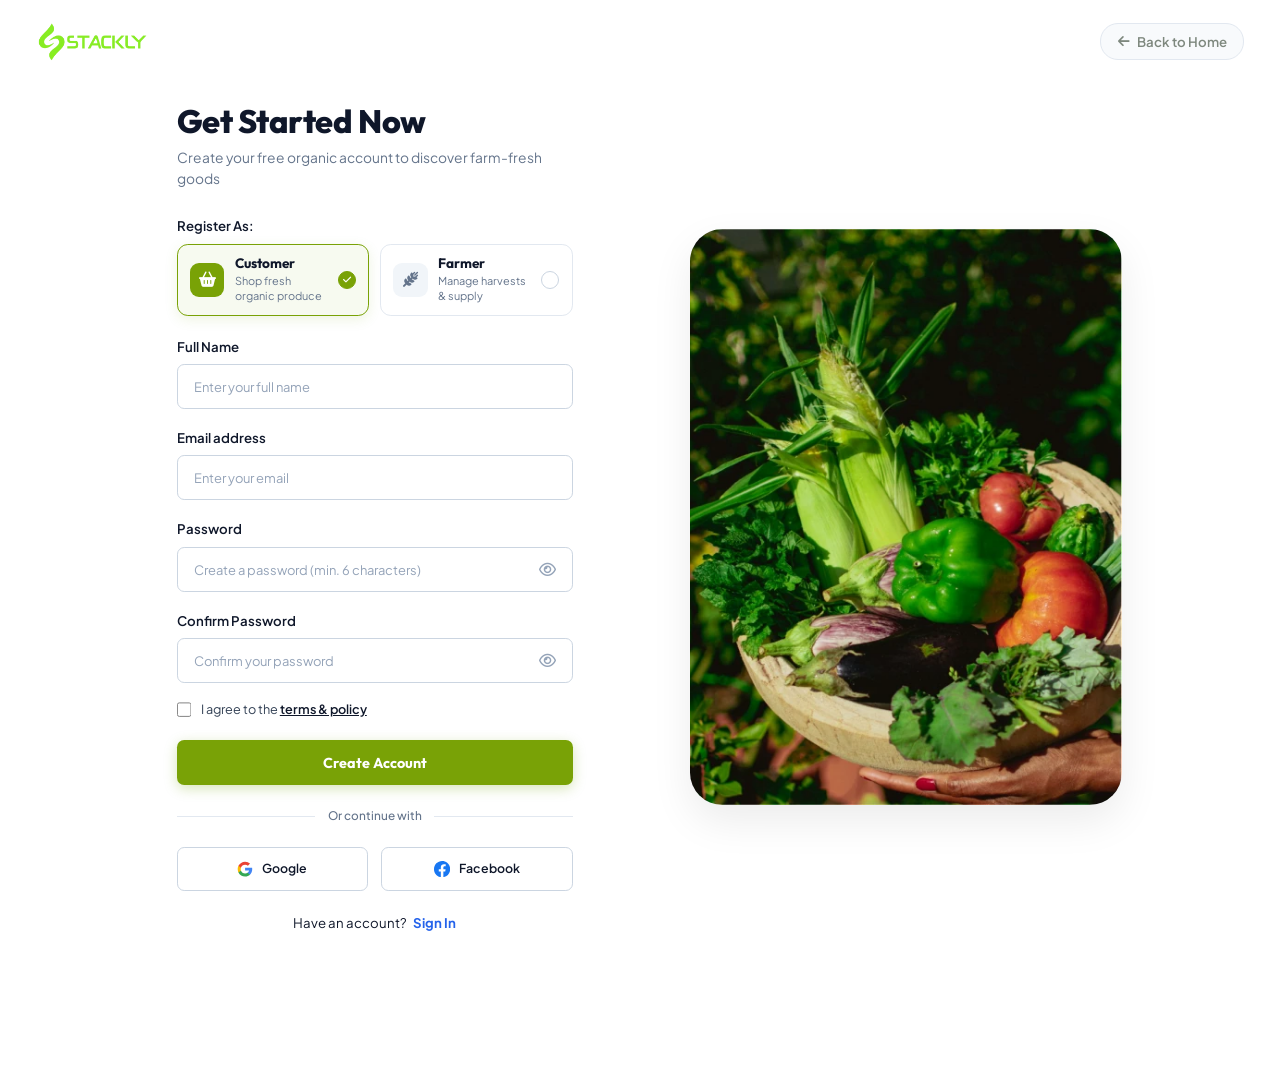
<file: signup.html>
<!DOCTYPE html>
<html lang="en">
<head>
  <meta charset="UTF-8">
  <meta name="viewport" content="width=device-width, initial-scale=1.0">
  <meta name="description" content="Create a new Stackly Organic Food account to enjoy personalized farm produce selections, member discounts, and doorstep fresh deliveries.">
  <meta name="theme-color" content="#70a300">
  <title>Sign Up - Stackly Organic Food & Restaurant</title>

<link rel="shortcut icon" href="./assets/top-logo.webp" type="image/x-icon">

<link rel="preconnect" href="https://fonts.googleapis.com">
  <link rel="preconnect" href="https://fonts.gstatic.com" crossorigin>
  <link href="https://fonts.googleapis.com/css2?family=Caveat:wght@600;700&family=Outfit:wght@400;500;600;700;800&family=Plus+Jakarta+Sans:wght@300;400;500;600;700;800&display=swap" rel="stylesheet">

<link rel="stylesheet" href="https://cdnjs.cloudflare.com/ajax/libs/font-awesome/6.5.1/css/all.min.css">

<link rel="stylesheet" href="style.css">
</head>
<body class="auth-page-body">

<div id="stackly-preloader" class="stackly-preloader">
    <div class="preloader-bg-glow"></div>
    <div class="preloader-floating-leaves">
      <i class="fa-solid fa-leaf leaf-1"></i>
      <i class="fa-solid fa-seedling leaf-2"></i>
      <i class="fa-solid fa-leaf leaf-3"></i>
      <i class="fa-solid fa-carrot leaf-4"></i>
      <i class="fa-solid fa-apple-whole leaf-5"></i>
    </div>
    <div class="preloader-content">
      <div class="preloader-icon-wrapper">
        <div class="preloader-orbit-ring ring-outer"></div>
        <div class="preloader-orbit-ring ring-inner"></div>
        <div class="preloader-logo-box">
          <img src="./assets/logo.webp" alt="Stackly Organic Food" class="preloader-logo">
        </div>
        <div class="preloader-sprout-pulse" title="100% Organic">
          <i class="fa-solid fa-leaf"></i>
        </div>
      </div>
      <div class="preloader-brand-title">
        <span class="brand-name">Stackly</span>
        <span class="brand-tag">100% FRESH & ORGANIC</span>
      </div>
      <div class="preloader-progress-container">
        <div class="preloader-progress-bar">
          <div class="preloader-progress-fill" id="preloaderProgressFill"></div>
        </div>
        <div class="preloader-status-row">
          <span class="preloader-status-text" id="preloaderStatusText">Harvesting fresh goodness...</span>
          <span class="preloader-percent" id="preloaderPercent">0%</span>
        </div>
      </div>
    </div>
  </div>

<header class="auth-top-header">
    <a href="index.html" class="auth-header-logo" aria-label="Stackly Home">
      <img src="./assets/logo.webp" alt="Stackly Organic Food">
    </a>
    <a href="index.html" class="auth-back-link">
      <i class="fa-solid fa-arrow-left"></i>
      <span>Back to Home</span>
    </a>
  </header>

<main class="auth-main-wrapper">
    <div class="auth-split-grid">

<section class="auth-form-column">

<h1 class="auth-heading" style="margin-bottom: 8px;">Get Started Now</h1>
        <p class="auth-subheading">Create your free organic account to discover farm-fresh goods</p>

<form class="auth-form" id="signupForm" novalidate>

<div class="auth-role-group">
            <label class="auth-label">Register As:</label>
            <div class="auth-role-selector" id="signupRoleSelector">
              <label class="role-option active" data-role="customer">
                <input type="radio" name="userRole" value="customer" checked>
                <div class="role-option-inner">
                  <div class="role-icon">
                    <i class="fa-solid fa-basket-shopping"></i>
                  </div>
                  <div class="role-meta">
                    <span class="role-title">Customer</span>
                    <span class="role-subtitle">Shop fresh organic produce</span>
                  </div>
                  <div class="role-check-indicator">
                    <i class="fa-solid fa-check"></i>
                  </div>
                </div>
              </label>

<label class="role-option" data-role="farmer">
                <input type="radio" name="userRole" value="farmer">
                <div class="role-option-inner">
                  <div class="role-icon">
                    <i class="fa-solid fa-wheat-awn"></i>
                  </div>
                  <div class="role-meta">
                    <span class="role-title">Farmer</span>
                    <span class="role-subtitle">Manage harvests & supply</span>
                  </div>
                  <div class="role-check-indicator">
                    <i class="fa-solid fa-check"></i>
                  </div>
                </div>
              </label>
            </div>
          </div>

<div class="auth-form-group">
            <label for="signupName" class="auth-label">Full Name</label>
            <div class="auth-input-wrapper">
              <input 
                type="text" 
                id="signupName" 
                name="name" 
                class="auth-input" 
                placeholder="Enter your full name" 
                required 
                autocomplete="name"
              >
            </div>
          </div>

<div class="auth-form-group">
            <label for="signupEmail" class="auth-label">Email address</label>
            <div class="auth-input-wrapper">
              <input 
                type="email" 
                id="signupEmail" 
                name="email" 
                class="auth-input" 
                placeholder="Enter your email" 
                required 
                autocomplete="email"
              >
            </div>
          </div>

<div class="auth-form-group">
            <label for="signupPassword" class="auth-label">Password</label>
            <div class="auth-input-wrapper has-toggle">
              <input 
                type="password" 
                id="signupPassword" 
                name="password" 
                class="auth-input" 
                placeholder="Create a password (min. 6 characters)" 
                required 
                autocomplete="new-password"
              >
              <button type="button" class="auth-pwd-toggle" id="signupPwdToggle" aria-label="Toggle password visibility">
                <i class="fa-regular fa-eye" id="signupPwdIcon"></i>
              </button>
            </div>
          </div>

<div class="auth-form-group">
            <label for="signupConfirmPassword" class="auth-label">Confirm Password</label>
            <div class="auth-input-wrapper has-toggle">
              <input 
                type="password" 
                id="signupConfirmPassword" 
                name="confirmPassword" 
                class="auth-input" 
                placeholder="Confirm your password" 
                required 
                autocomplete="new-password"
              >
              <button type="button" class="auth-pwd-toggle" id="signupConfirmPwdToggle" aria-label="Toggle confirm password visibility">
                <i class="fa-regular fa-eye" id="signupConfirmPwdIcon"></i>
              </button>
            </div>
          </div>

<div class="auth-checkbox-row">
            <input type="checkbox" id="agreeTermsPolicy" name="terms" required>
            <label for="agreeTermsPolicy" class="auth-checkbox-label">
              I agree to the <a href="404.html">terms & policy</a>
            </label>
          </div>

<button type="submit" class="btn-auth-submit" id="signupSubmitBtn">
            <span>Create Account</span>
          </button>

<div class="auth-divider">
            <span>Or continue with</span>
          </div>

<div class="auth-social-row">

<a href="404.html" class="btn-social-auth" id="googleSignupBtn" aria-label="Sign up with Google">
              <svg viewBox="0 0 24 24" width="18" height="18">
                <path fill="#4285F4" d="M22.56 12.25c0-.78-.07-1.53-.2-2.25H12v4.26h5.92c-.26 1.37-1.04 2.53-2.21 3.31v2.77h3.57c2.08-1.92 3.28-4.74 3.28-8.09z"/>
                <path fill="#34A853" d="M12 23c2.97 0 5.46-.98 7.28-2.66l-3.57-2.77c-.98.66-2.23 1.06-3.71 1.06-2.86 0-5.29-1.93-6.16-4.53H2.18v2.84C3.99 20.53 7.7 23 12 23z"/>
                <path fill="#FBBC05" d="M5.84 14.09c-.22-.66-.35-1.36-.35-2.09s.13-1.43.35-2.09V7.06H2.18C1.43 8.55 1 10.22 1 12s.43 3.45 1.18 4.94l2.85-2.22.81-.63z"/>
                <path fill="#EA4335" d="M12 5.38c1.62 0 3.06.56 4.21 1.64l3.15-3.15C17.45 2.09 14.97 1 12 1 7.7 1 3.99 3.47 2.18 7.06l3.66 2.84c.87-2.6 3.3-4.52 6.16-4.52z"/>
              </svg>
              <span>Google</span>
            </a>

<a href="404.html" class="btn-social-auth" id="facebookSignupBtn" aria-label="Sign up with Facebook">
              <svg viewBox="0 0 24 24" width="18" height="18" fill="#1877F2">
                <path d="M24 12.073c0-6.627-5.373-12-12-12s-12 5.373-12 12c0 5.99 4.388 10.954 10.125 11.854v-8.385H7.078v-3.47h3.047V9.43c0-3.007 1.792-4.669 4.533-4.669 1.312 0 2.686.235 2.686.235v2.953H15.83c-1.491 0-1.956.925-1.956 1.874v2.25h3.328l-.532 3.47h-2.796v8.385C19.612 23.027 24 18.062 24 12.073z"/>
              </svg>
              <span>Facebook</span>
            </a>

</div>

<p class="auth-switch-text">
            Have an account? <a href="login.html" class="auth-switch-link">Sign In</a>
          </p>

</form>

</section>

<aside class="auth-image-column" aria-label="Fresh organic harvest bowl">
        <div class="auth-image-card">
          <img src="./assets/auth-signup-bg.webp" alt="Wooden bowl of fresh organic harvest held by farmer hands" class="auth-feature-img">
        </div>
      </aside>

</div>
  </main>

<div class="auth-success-toast" id="signupSuccessToast">
    <div class="toast-icon"><i class="fa-solid fa-check"></i></div>
    <span>Account created successfully! Redirecting to Login...</span>
    <div class="toast-spinner"></div>
  </div>

<div class="toast-container" id="toastContainer"></div>

<script src="script.js"></script>
  <script>

const roleOptions = document.querySelectorAll('#signupRoleSelector .role-option');
    roleOptions.forEach(opt => {
      opt.addEventListener('click', () => {
        roleOptions.forEach(o => o.classList.remove('active'));
        opt.classList.add('active');
        const radio = opt.querySelector('input[type="radio"]');
        if (radio) radio.checked = true;
      });
    });


let signupRedirectTimer = null;
    const signupFormEl = document.getElementById('signupForm');
    if (window.OrganicValidation && signupFormEl) {
      window.OrganicValidation.setupFormValidation(signupFormEl, {
        onValidSubmit: (form) => {
          const submitBtn = document.getElementById('signupSubmitBtn');
          if (submitBtn) {
            submitBtn.disabled = true;
            submitBtn.innerHTML = '<i class="fa-solid fa-circle-notch fa-spin"></i> <span>Creating account...</span>';
          }

const emailInput = document.getElementById('signupEmail');
          const emailVal = emailInput ? emailInput.value.trim() : '';
          if (emailVal) {
            localStorage.setItem('organic_user_email', emailVal);
            const username = emailVal.split('@')[0];
            localStorage.setItem('organic_user_name', username);
          }

const toast = document.getElementById('signupSuccessToast');
          if (toast) {
            toast.classList.add('show');
          }

signupRedirectTimer = setTimeout(() => {
            window.location.href = 'login.html';
          }, 2000);
        }
      });
    }

function resetSignupFormState() {
      if (signupRedirectTimer) {
        clearTimeout(signupRedirectTimer);
        signupRedirectTimer = null;
      }
      const submitBtn = document.getElementById('signupSubmitBtn');
      if (submitBtn) {
        submitBtn.disabled = false;
        submitBtn.innerHTML = '<span>Create Account</span>';
      }
      const toast = document.getElementById('signupSuccessToast');
      if (toast) {
        toast.classList.remove('show');
      }
    }

window.addEventListener('pageshow', resetSignupFormState);
    window.addEventListener('pagehide', resetSignupFormState);
  </script>
</body>
</html>
</file>
<file: style.css>
:root {

--color-primary: #79A206;
  --color-primary-dark: #638503;
  --color-primary-light: #EBF3D3;
  --color-primary-glow: rgba(121, 162, 6, 0.32);

--color-dark: #193820;
  --color-dark-surface: #122B18;
  --color-darkest: #0E2012;

--color-bg-body: #FFFFFF;
  --color-bg-cream: #F6F4EE;
  --color-bg-cream-alt: #FAF8F2;
  --color-bg-card: #FFFFFF;
  --color-bg-card-img: #FAF8F5;

--color-text-title: #193820;
  --color-text-body: #555E54;
  --color-text-muted: #7E887E;
  --color-text-light: #A3ACA2;

--color-star: #FFB800;
  --color-sale: #E53E3E;
  --color-hot: #DD6B20;
  --color-organic: #79A206;
  --color-fresh: #319795;
  --color-border: #E8E5DC;
  --color-border-light: #F0EDE4;

--font-heading: 'Outfit', 'Plus Jakarta Sans', sans-serif;
  --font-body: 'Plus Jakarta Sans', sans-serif;

--shadow-xs: 0 1px 3px rgba(0, 0, 0, 0.05);
  --shadow-sm: 0 4px 12px rgba(25, 56, 32, 0.06);
  --shadow-md: 0 8px 24px rgba(25, 56, 32, 0.09);
  --shadow-lg: 0 16px 40px rgba(25, 56, 32, 0.12);
  --shadow-green: 0 8px 25px rgba(121, 162, 6, 0.35);

--radius-xs: 4px;
  --radius-sm: 8px;
  --radius-md: 14px;
  --radius-lg: 20px;
  --radius-pill: 9999px;

--container-max-width: 1260px;
  --container-gutter: 24px;
  --transition-fast: 0.2s cubic-bezier(0.25, 0.8, 0.25, 1);
  --transition-normal: 0.3s cubic-bezier(0.25, 0.8, 0.25, 1);
  --transition-smooth: 0.5s cubic-bezier(0.16, 1, 0.3, 1);
  --carousel-gap: 24px;

--inner-hero-height: 420px;
  --inner-hero-height-mobile: 320px;
  --hero-banner-height: var(--inner-hero-height);
  --hero-banner-height-mobile: var(--inner-hero-height-mobile);
}

*, *::before, *::after {
  box-sizing: border-box;
  margin: 0;
  padding: 0;
}

html {
  font-size: 16px;
  scroll-behavior: smooth;
  -webkit-font-smoothing: antialiased;
  -moz-osx-font-smoothing: grayscale;
  overflow-x: hidden;
  max-width: 100%;
}

body {
  font-family: var(--font-body);
  color: var(--color-text-body);
  background-color: var(--color-bg-body);
  line-height: 1.6;
  overflow-x: hidden;
  max-width: 100%;
  zoom: 0.9;
}

html.filter-drawer-open,
body.filter-drawer-open {
  overflow: hidden !important;
  height: 100% !important;
  touch-action: none;
}

img {
  max-width: 100%;
  height: auto;
  display: block;
}

a {
  text-decoration: none;
  color: inherit;
  transition: var(--transition-normal);
}

ul {
  list-style: none;
}

button, input {
  font-family: inherit;
  border: none;
  outline: none;
  background: none;
}

button {
  cursor: pointer;
}

h1, h2, h3, h4, h5, h6 {
  font-family: var(--font-heading);
  color: var(--color-text-title);
  line-height: 1.25;
  font-weight: 700;
}

.container {
  width: 100%;
  max-width: var(--container-max-width);
  margin-left: auto;
  margin-right: auto;
  padding-left: var(--container-gutter);
  padding-right: var(--container-gutter);
}

.section-padding {
  padding-top: 90px;
  padding-bottom: 90px;
}

.bg-cream {
  background-color: var(--color-bg-cream);
}

.text-center {
  text-align: center;
}

.w-100 {
  width: 100%;
}

.mb-3 {
  margin-bottom: 1rem;
}

.section-title-wrap {
  margin-bottom: 48px;
}

.section-subtitle {
  display: inline-flex;
  align-items: center;
  gap: 10px;
  font-family: var(--font-heading);
  font-size: 0.95rem;
  font-weight: 700;
  color: var(--color-primary);
  text-transform: uppercase;
  letter-spacing: 2px;
  margin-bottom: 8px;
}

.sub-dash {
  display: inline-block;
  width: 24px;
  height: 2px;
  background-color: var(--color-primary);
  border-radius: var(--radius-pill);
}

.section-heading {
  font-size: 2.6rem;
  font-weight: 800;
  color: var(--color-dark);
  letter-spacing: -0.5px;
}

.btn {
  display: inline-flex;
  align-items: center;
  justify-content: center;
  gap: 10px;
  padding: 13px 28px;
  font-family: var(--font-heading);
  font-size: 0.95rem;
  font-weight: 700;
  border-radius: var(--radius-pill);
  transition: var(--transition-normal);
  cursor: pointer;
  text-align: center;
  position: relative;
  overflow: hidden;
  z-index: 1;
}

.btn-primary {
  background-color: var(--color-primary);
  color: #FFFFFF;
  box-shadow: 0 6px 18px var(--color-primary-glow);
}

.btn-primary:hover {
  background-color: var(--color-primary-dark);
  box-shadow: var(--shadow-green);
  transform: translateY(-2px);
  color: #FFFFFF;
}

.btn-primary:active {
  transform: translateY(0);
}

.btn-secondary {
  background-color: var(--color-primary-light);
  color: var(--color-dark);
  font-weight: 700;
}

.btn-secondary:hover {
  background-color: var(--color-primary);
  color: #FFFFFF;
}

.btn-dark {
  background-color: var(--color-dark);
  color: #FFFFFF;
}

.btn-dark:hover {
  background-color: var(--color-darkest);
  box-shadow: var(--shadow-md);
  transform: translateY(-2px);
}

.btn-outline {
  background-color: transparent;
  color: var(--color-dark);
  border: 2px solid var(--color-border);
}

.btn-outline:hover {
  border-color: var(--color-primary);
  background-color: var(--color-primary);
  color: #FFFFFF;
  transform: translateY(-2px);
}

.btn-lg {
  padding: 15px 34px;
  font-size: 1.05rem;
}

.badge-pill {
  display: inline-flex;
  align-items: center;
  gap: 8px;
  padding: 6px 16px;
  border-radius: var(--radius-pill);
  font-size: 0.85rem;
  font-weight: 700;
  background-color: var(--color-primary-light);
  color: var(--color-primary-dark);
}

.header-area,
.header-inner,
.site-header {
  position: relative;
  z-index: 1000;
  width: 100%;
}

.top-bar {
  font-family: var(--font-body);
  background-color: var(--color-dark);
  color: #D2DCD4;
  font-size: 0.82rem;
  line-height: 1.5;
  padding: 9px 0;
  border-bottom: 1px solid rgba(255, 255, 255, 0.08);
}

.top-bar-container {
  display: flex;
  justify-content: space-between;
  align-items: center;
}

.top-bar-left, .top-bar-right {
  display: flex;
  align-items: center;
  gap: 14px;
}

.top-info i, .top-link i, .top-currency i {
  color: var(--color-primary);
  margin-right: 4px;
}

.top-divider {
  color: rgba(255, 255, 255, 0.2);
}

.top-link:hover {
  color: #FFFFFF;
}

.navbar {
  position: absolute;
  top: 100%;
  left: 0;
  right: 0;
  width: 100%;
  background-color: transparent;
  padding: 18px 0;
  border-bottom: none;
  transition: background-color 0.35s ease, padding 0.35s ease, box-shadow 0.35s ease;
  z-index: 100;
}

.header-plain .navbar:not(.sticky) {
  position: relative;
  top: 0;
  background-color: #FFFFFF;
  box-shadow: 0 2px 10px rgba(0, 0, 0, 0.04);
}

.header-inner .navbar:not(.sticky) {
  position: absolute;
  top: 100%;
  left: 0;
  right: 0;
  width: 100%;
  background-color: transparent;
  padding: 18px 0;
  border-bottom: none;
  box-shadow: none;
}

.header-inner .navbar:not(.sticky) .nav-link {
  color: #FFFFFF;
}

.header-inner .navbar:not(.sticky) .nav-link:hover {
  color: var(--color-primary);
  background-color: rgba(255, 255, 255, 0.15);
}

.header-inner .navbar:not(.sticky) .nav-link.active {
  color: var(--color-primary);
}

.header-inner .navbar:not(.sticky) .nav-link.active::after {
  background-color: var(--color-primary);
}

.header-inner .navbar:not(.sticky) .action-btn {
  background-color: rgba(255, 255, 255, 0.15);
  border: 1.5px solid rgba(255, 255, 255, 0.35);
  color: #FFFFFF;
  backdrop-filter: blur(8px);
  -webkit-backdrop-filter: blur(8px);
}

.header-inner .navbar:not(.sticky) .action-btn:hover {
  background-color: var(--color-primary);
  border-color: var(--color-primary);
  color: #FFFFFF;
}

.header-inner .navbar:not(.sticky) .hamburger-btn {
  background-color: rgba(255, 255, 255, 0.18);
  border: 1px solid rgba(255, 255, 255, 0.3);
}

.header-inner .navbar:not(.sticky) .hamburger-btn span {
  background-color: #FFFFFF;
}

.navbar.sticky,
.header-inner .navbar.sticky {
  position: fixed !important;
  top: 0 !important;
  left: 0 !important;
  right: 0 !important;
  width: 100% !important;
  padding: 18px 0 !important;
  min-height: 86px !important;
  background-color: rgba(255, 255, 255, 0.98) !important;
  backdrop-filter: blur(14px) !important;
  -webkit-backdrop-filter: blur(14px) !important;
  box-shadow: 0 4px 20px rgba(0, 0, 0, 0.08) !important;
  border-bottom: none !important;
  z-index: 1000 !important;
  transform: translateY(0) !important;
  animation: navSlideDown 0.35s ease forwards;
}

@keyframes navSlideDown {
  from {
    transform: translateY(-100%);
  }
  to {
    transform: translateY(0);
  }
}

.navbar.sticky .brand-logo,
.header-inner .navbar.sticky .brand-logo {
  height: 50px !important;
}

.navbar.sticky .nav-link,
.header-inner .navbar.sticky .nav-link {
  color: var(--color-text-title) !important;
}

.navbar.sticky .nav-link:hover,
.header-inner .navbar.sticky .nav-link:hover {
  color: var(--color-primary) !important;
  background-color: var(--color-primary-light) !important;
}

.navbar.sticky .nav-link.active,
.header-inner .navbar.sticky .nav-link.active {
  color: var(--color-primary) !important;
}

.navbar.sticky .action-btn,
.header-inner .navbar.sticky .action-btn {
  background-color: rgba(255, 255, 255, 0.90) !important;
  border: 1.5px solid rgba(25, 56, 32, 0.20) !important;
  color: var(--color-dark) !important;
}

.navbar.sticky .action-btn:hover,
.header-inner .navbar.sticky .action-btn:hover {
  background-color: var(--color-primary) !important;
  border-color: var(--color-primary) !important;
  color: #FFFFFF !important;
}

.navbar.sticky .hamburger-btn,
.header-inner .navbar.sticky .hamburger-btn {
  background-color: var(--color-bg-cream) !important;
  border: none !important;
}

.navbar.sticky .hamburger-btn span,
.header-inner .navbar.sticky .hamburger-btn span {
  background-color: var(--color-dark) !important;
}

.nav-container {
  display: flex;
  justify-content: space-between;
  align-items: center;
}

.brand-logo {
  height: 52px;
  width: auto;
  object-fit: contain;
  transition: var(--transition-normal);
}

.navbar.sticky .brand-logo {
  height: 50px;
}

.nav-menu {
  display: flex;
  align-items: center;
  gap: 8px;
}

.nav-link {
  font-family: var(--font-heading);
  font-size: 1.05rem;
  font-weight: 600;
  color: var(--color-text-title);
  padding: 10px 18px;
  border-radius: var(--radius-pill);
  position: relative;
  transition: var(--transition-normal);
}

.nav-link:hover {
  color: var(--color-primary);
  background-color: var(--color-primary-light);
}

.nav-link.active {
  color: var(--color-primary);
  font-weight: 700;
}

.nav-link.active::after {
  content: '';
  position: absolute;
  bottom: 4px;
  left: 50%;
  transform: translateX(-50%);
  width: 18px;
  height: 3px;
  background-color: var(--color-primary);
  border-radius: var(--radius-pill);
}

.nav-actions {
  display: flex;
  align-items: center;
  gap: 14px;
}

.action-btn {
  width: 44px;
  height: 44px;
  border-radius: 50%;
  background-color: rgba(255, 255, 255, 0.90);
  border: 1.5px solid rgba(25, 56, 32, 0.20);
  color: var(--color-dark);
  font-size: 1.05rem;
  display: flex;
  align-items: center;
  justify-content: center;
  position: relative;
  transition: var(--transition-normal);
  box-shadow: 0 2px 6px rgba(0, 0, 0, 0.04);
}

.action-btn:hover {
  background-color: var(--color-primary);
  border-color: var(--color-primary);
  color: #FFFFFF;
  transform: translateY(-2px);
  box-shadow: 0 4px 14px var(--color-primary-glow);
}

.badge-count {
  position: absolute;
  top: -4px;
  right: -4px;
  width: 20px;
  height: 20px;
  border-radius: 50%;
  background-color: var(--color-primary);
  color: #FFFFFF;
  font-size: 0.72rem;
  font-weight: 700;
  display: flex;
  align-items: center;
  justify-content: center;
  border: 2px solid #FFFFFF;
  transition: transform 0.2s ease;
}

.badge-count.badge-bounce {
  animation: badgePop 0.35s ease-out;
}

@keyframes badgePop {
  0% { transform: scale(1); }
  50% { transform: scale(1.35); }
  100% { transform: scale(1); }
}

.nav-login-btn {
  padding: 10px 24px;
  font-size: 0.95rem;
  font-weight: 700;
  border-radius: var(--radius-pill);
  letter-spacing: 0.3px;
  display: inline-flex;
  align-items: center;
  justify-content: center;
  margin-left: 20px;
  margin-right: -10px;
}

.hamburger-btn {
  display: none;
  flex-direction: column;
  justify-content: center;
  gap: 5px;
  width: 44px;
  height: 44px;
  background-color: var(--color-bg-cream);
  border-radius: var(--radius-sm);
  padding: 10px;
}

.hamburger-btn span {
  display: block;
  width: 100%;
  height: 2.5px;
  background-color: var(--color-dark);
  border-radius: 2px;
  transition: var(--transition-normal);
}

.page-banner,
.gallery-page-banner,
.news-page-banner,
.contact-page-banner {
  position: relative;
  height: var(--inner-hero-height, 420px);
  min-height: var(--inner-hero-height, 420px);
  background-color: var(--color-dark);
  background-position: center;
  background-size: cover;
  background-repeat: no-repeat;
  display: flex;
  align-items: center;
  overflow: hidden;
  padding: 130px 0 50px;
  margin-top: 0 !important;
}

.page-banner .page-banner-overlay,
.gallery-page-banner .page-banner-overlay,
.news-page-banner .page-banner-overlay,
.contact-page-banner .page-banner-overlay {
  position: absolute;
  inset: 0;
  background: linear-gradient(135deg, rgba(14, 32, 18, 0.90) 0%, rgba(14, 32, 18, 0.75) 100%);
  z-index: 1;
}

.page-banner .page-banner-container,
.gallery-page-banner .page-banner-container,
.news-page-banner .page-banner-container,
.contact-page-banner .page-banner-container {
  position: relative;
  z-index: 2;
  display: flex;
  flex-direction: column;
  align-items: flex-start;
  justify-content: center;
  width: 100%;
}

.page-banner-content {
  display: flex;
  flex-direction: column;
  align-items: flex-start;
  text-align: left;
  max-width: 720px;
}

.page-banner .page-banner-tag,
.gallery-page-banner .page-banner-tag,
.news-page-banner .page-banner-tag,
.contact-page-banner .page-banner-tag {
  display: inline-block;
  font-size: 0.85rem;
  font-weight: 700;
  text-transform: uppercase;
  letter-spacing: 1.5px;
  color: var(--color-primary);
  margin-bottom: 8px;
  line-height: 1.2;
}

.page-banner .page-banner-title,
.gallery-page-banner .page-banner-title,
.news-page-banner .page-banner-title,
.contact-page-banner .page-banner-title {
  font-size: 3.2rem;
  font-weight: 800;
  color: #FFFFFF;
  line-height: 1.15;
  margin: 0 0 12px 0;
  padding: 0;
}

.page-banner .page-breadcrumb,
.gallery-page-banner .page-breadcrumb,
.news-page-banner .page-breadcrumb,
.contact-page-banner .page-breadcrumb {
  display: inline-flex;
  align-items: center;
  gap: 10px;
  font-size: 0.95rem;
  font-weight: 600;
  color: rgba(255, 255, 255, 0.75);
  margin: 0;
  padding: 0;
  background: transparent;
  border: none;
  border-radius: 0;
}

.page-banner .page-breadcrumb a,
.gallery-page-banner .page-breadcrumb a,
.news-page-banner .page-breadcrumb a,
.contact-page-banner .page-breadcrumb a {
  color: #FFFFFF;
  transition: var(--transition-fast);
  text-decoration: none;
}

.page-banner .page-breadcrumb a:hover,
.gallery-page-banner .page-breadcrumb a:hover,
.news-page-banner .page-breadcrumb a:hover,
.contact-page-banner .page-breadcrumb a:hover {
  color: var(--color-primary);
}

.page-banner .page-breadcrumb span.divider,
.gallery-page-banner .page-breadcrumb span.divider,
.news-page-banner .page-breadcrumb span.divider,
.contact-page-banner .page-breadcrumb span.divider,
.contact-page-banner .page-breadcrumb .divider {
  color: var(--color-primary);
  font-weight: 600;
}

.page-banner .page-breadcrumb span.current,
.gallery-page-banner .page-breadcrumb span.current,
.news-page-banner .page-breadcrumb span.current,
.contact-page-banner .page-breadcrumb span.current,
.contact-page-banner .page-breadcrumb .current {
  color: var(--color-primary);
  font-weight: 600;
}

@media (max-width: 768px) {
  .page-banner,
  .gallery-page-banner,
  .news-page-banner,
  .contact-page-banner {
    height: var(--inner-hero-height-mobile, 320px);
    min-height: var(--inner-hero-height-mobile, 320px);
    padding: 105px 0 35px;
  }

.page-banner-content {
    max-width: 100%;
  }

.page-banner .page-banner-tag,
  .gallery-page-banner .page-banner-tag,
  .news-page-banner .page-banner-tag,
  .contact-page-banner .page-banner-tag {
    font-size: 0.8rem;
    margin-bottom: 6px;
  }

.page-banner .page-banner-title,
  .gallery-page-banner .page-banner-title,
  .news-page-banner .page-banner-title,
  .contact-page-banner .page-banner-title {
    font-size: 2.2rem;
    line-height: 1.2;
    margin: 0 0 10px 0;
  }

.page-banner .page-breadcrumb,
  .gallery-page-banner .page-breadcrumb,
  .news-page-banner .page-breadcrumb,
  .contact-page-banner .page-breadcrumb {
    font-size: 0.88rem;
    gap: 8px;
  }
}

@media (max-width: 480px) {
  .page-banner,
  .gallery-page-banner,
  .news-page-banner,
  .contact-page-banner {
    height: var(--inner-hero-height-mobile, 300px);
    min-height: var(--inner-hero-height-mobile, 300px);
    padding: 95px 0 30px;
  }

.page-banner .page-banner-title,
  .gallery-page-banner .page-banner-title,
  .news-page-banner .page-banner-title,
  .contact-page-banner .page-banner-title {
    font-size: 1.85rem;
    margin: 0 0 8px 0;
  }

.page-banner .page-breadcrumb,
  .gallery-page-banner .page-breadcrumb,
  .news-page-banner .page-breadcrumb,
  .contact-page-banner .page-breadcrumb {
    font-size: 0.82rem;
    gap: 6px;
  }
}

.mobile-drawer-overlay {
  position: fixed;
  inset: 0;
  background: rgba(0, 0, 0, 0.6);
  backdrop-filter: blur(4px);
  opacity: 0;
  visibility: hidden;
  z-index: 1999;
  transition: var(--transition-normal);
}

.mobile-drawer-overlay.active {
  opacity: 1;
  visibility: visible;
}

.mobile-drawer {
  position: fixed;
  top: 0;
  left: 0;
  right: 0;
  bottom: 0;
  width: 100%;
  height: 125vh;
  height: 125dvh;
  min-height: 125vh;
  max-width: 100%;
  background: #FFFFFF;
  z-index: 2000;
  transform: translateX(100%);
  transition: transform 0.35s cubic-bezier(0.16, 1, 0.3, 1);
  display: flex;
  flex-direction: column;
  padding: 24px 20px;
  box-shadow: none;
  overflow-y: auto;
  -webkit-overflow-scrolling: touch;
  scrollbar-width: none;
  -ms-overflow-style: none;
}

.mobile-drawer::-webkit-scrollbar {
  display: none;
}

.mobile-drawer.active {
  transform: translateX(0);
}

@media (min-width: 993px) {
  .hamburger-btn {
    display: none !important;
  }

.mobile-drawer,
  .mobile-drawer.active {
    display: none !important;
    transform: translateX(100%) !important;
    visibility: hidden !important;
    pointer-events: none !important;
  }

.mobile-drawer-overlay,
  .mobile-drawer-overlay.active {
    display: none !important;
    opacity: 0 !important;
    visibility: hidden !important;
    pointer-events: none !important;
  }
}

.drawer-header {
  display: flex;
  justify-content: space-between;
  align-items: center;
  padding-bottom: 20px;
  border-bottom: 1px solid var(--color-border-light);
  flex-shrink: 0;
}

.drawer-logo {
  height: 42px;
}

.drawer-close-btn {
  width: 42px;
  height: 42px;
  display: flex;
  align-items: center;
  justify-content: center;
  font-size: 2rem;
  color: var(--color-text-muted);
  line-height: 1;
  background: var(--color-bg-light);
  border-radius: 50%;
  cursor: pointer;
  transition: var(--transition-fast);
}

.drawer-close-btn:hover {
  color: var(--color-primary);
  background: var(--color-primary-light);
}

.mobile-menu-links {
  margin-top: 24px;
  display: flex;
  flex-direction: column;
  gap: 10px;
  flex-grow: 1;
}

.mobile-menu-links a {
  display: flex;
  align-items: center;
  justify-content: space-between;
  font-family: var(--font-heading);
  font-size: 1.25rem;
  font-weight: 700;
  padding: 12px 18px;
  border-radius: var(--radius-sm);
  color: var(--color-text-title);
  transition: var(--transition-fast);
}

.mobile-menu-links a.active, .mobile-menu-links a:hover {
  background-color: var(--color-primary-light);
  color: var(--color-primary);
}

.drawer-footer {
  margin-top: auto;
  padding-top: 24px;
  border-top: 1px solid var(--color-border-light);
  flex-shrink: 0;
}

.drawer-contact-info p {
  font-size: 0.88rem;
  margin-bottom: 6px;
  color: var(--color-text-muted);
}

.drawer-contact-info i {
  color: var(--color-primary);
  width: 20px;
}

.search-modal {
  position: fixed;
  inset: 0;
  background: rgba(14, 32, 18, 0.85);
  backdrop-filter: blur(8px);
  z-index: 2100;
  display: flex;
  align-items: center;
  justify-content: center;
  padding: 20px;
  opacity: 0;
  visibility: hidden;
  transition: var(--transition-normal);
}

.search-modal.active {
  opacity: 1;
  visibility: visible;
}

.search-modal-content {
  width: 100%;
  max-width: 650px;
  background: #FFFFFF;
  border-radius: var(--radius-lg);
  padding: 30px;
  box-shadow: var(--shadow-lg);
  transform: translateY(-20px);
  transition: var(--transition-smooth);
}

.search-modal.active .search-modal-content {
  transform: translateY(0);
}

.search-input-wrap {
  display: flex;
  align-items: center;
  gap: 15px;
  border-bottom: 2px solid var(--color-primary);
  padding-bottom: 12px;
}

.search-input-wrap .search-icon {
  font-size: 1.3rem;
  color: var(--color-primary);
}

.search-input-wrap input {
  flex: 1;
  font-size: 1.15rem;
  color: var(--color-text-title);
}

.search-close-btn {
  font-size: 1.8rem;
  color: var(--color-text-muted);
  line-height: 1;
}

.search-suggestions {
  margin-top: 18px;
  display: flex;
  flex-wrap: wrap;
  align-items: center;
  gap: 10px;
}

.suggestion-label {
  font-size: 0.85rem;
  color: var(--color-text-muted);
  font-weight: 600;
}

.suggestion-tag {
  font-size: 0.82rem;
  background: var(--color-bg-cream);
  padding: 5px 12px;
  border-radius: var(--radius-pill);
  cursor: pointer;
  transition: var(--transition-fast);
}

.suggestion-tag:hover {
  background: var(--color-primary);
  color: #FFFFFF;
}

.cart-drawer {
  position: fixed;
  top: 0;
  right: 0;
  bottom: 0;
  width: 400px;
  max-width: 90vw;
  background: #FFFFFF;
  z-index: 2050;
  transform: translateX(100%);
  transition: var(--transition-smooth);
  display: flex;
  flex-direction: column;
  box-shadow: var(--shadow-lg);
}

.cart-drawer.active {
  transform: translateX(0);
}

.cart-drawer-header {
  display: flex;
  justify-content: space-between;
  align-items: center;
  padding: 22px 24px;
  border-bottom: 1px solid var(--color-border-light);
}

.cart-drawer-header h3 {
  font-size: 1.25rem;
  color: var(--color-dark);
}

.cart-close-btn {
  font-size: 1.8rem;
  color: var(--color-text-muted);
  line-height: 1;
}

.cart-close-btn:hover {
  color: var(--color-sale);
}

.cart-shipping-notice {
  padding: 14px 24px;
  background-color: var(--color-bg-cream);
  border-bottom: 1px solid var(--color-border);
}

.shipping-text {
  font-size: 0.82rem;
  color: var(--color-dark);
  display: flex;
  align-items: center;
  gap: 8px;
  margin-bottom: 8px;
}

.shipping-text i {
  color: var(--color-primary);
}

.shipping-progress-track {
  width: 100%;
  height: 6px;
  background: #E2DFD6;
  border-radius: var(--radius-pill);
  overflow: hidden;
}

.shipping-progress-fill {
  height: 100%;
  background: var(--color-primary);
  border-radius: var(--radius-pill);
  transition: width 0.4s ease;
}

.cart-items-container {
  flex: 1;
  overflow-y: auto;
  padding: 20px 24px;
  display: flex;
  flex-direction: column;
  gap: 16px;
}

.cart-item {
  display: flex;
  align-items: center;
  gap: 14px;
  padding-bottom: 16px;
  border-bottom: 1px solid var(--color-border-light);
}

.cart-item-img {
  width: 65px;
  height: 65px;
  object-fit: contain;
  background: var(--color-bg-card-img);
  border-radius: var(--radius-sm);
  padding: 5px;
}

.cart-item-img[src$=".jpg"],
.cart-item-img[src$=".jpeg"],
.cart-item-img[src$=".webp"] {
  padding: 0;
  object-fit: cover;
}

.cart-item-details {
  flex: 1;
}

.cart-item-title {
  font-size: 0.95rem;
  font-weight: 700;
  color: var(--color-dark);
  margin-bottom: 2px;
}

.cart-item-price {
  font-size: 0.9rem;
  font-weight: 700;
  color: var(--color-primary);
  display: block;
  margin-bottom: 6px;
}

.cart-qty-ctrl {
  display: inline-flex;
  align-items: center;
  border: 1px solid var(--color-border);
  border-radius: var(--radius-pill);
  padding: 2px 6px;
}

.qty-btn {
  width: 22px;
  height: 22px;
  display: flex;
  align-items: center;
  justify-content: center;
  font-weight: 700;
  color: var(--color-dark);
  cursor: pointer;
}

.qty-btn:hover {
  color: var(--color-primary);
}

.qty-val {
  padding: 0 8px;
  font-size: 0.85rem;
  font-weight: 600;
}

.cart-item-remove {
  color: var(--color-text-light);
  font-size: 1rem;
  padding: 6px;
  transition: var(--transition-fast);
}

.cart-item-remove:hover {
  color: var(--color-sale);
  transform: scale(1.1);
}

.cart-drawer-footer {
  padding: 20px 24px;
  border-top: 1px solid var(--color-border-light);
  background-color: #FFFFFF;
}

.cart-subtotal-row {
  display: flex;
  justify-content: space-between;
  align-items: center;
  font-size: 1.1rem;
  font-weight: 700;
  color: var(--color-dark);
  margin-bottom: 16px;
}

.cart-subtotal-val {
  color: var(--color-primary);
  font-size: 1.25rem;
}

.cart-actions-row {
  display: flex;
  flex-direction: column;
  gap: 10px;
}

.hero-section {
  position: relative;
  background-color: #F4F3F0;
  overflow: hidden;
  height: 690px;
  width: 100%;
}

.hero-slider-wrapper {
  position: relative;
  width: 100%;
  height: 100%;
}

.hero-slide {
  position: absolute;
  inset: 0;
  width: 100%;
  height: 100%;
  opacity: 0;
  visibility: hidden;
  pointer-events: none;
  transition: opacity 1.3s cubic-bezier(0.4, 0, 0.2, 1), visibility 1.3s cubic-bezier(0.4, 0, 0.2, 1);
  display: flex;
  align-items: center;
  z-index: 1;
}

.hero-slide.active {
  opacity: 1;
  visibility: visible;
  pointer-events: auto;
  z-index: 2;
}

.hero-media-bg {
  position: absolute;
  inset: 0;
  width: 100%;
  height: 100%;
  overflow: hidden;
  z-index: 1;
  pointer-events: none;
}

.hero-media-bg::before {
  content: '';
  position: absolute;
  inset: 0;
  background: linear-gradient(
    180deg,
    rgba(244, 243, 240, 0.88) 0%,
    rgba(244, 243, 240, 0.65) 60px,
    rgba(244, 243, 240, 0.25) 120px,
    transparent 180px
  );
  z-index: 2;
  pointer-events: none;
}

.hero-media-bg::after {
  content: '';
  position: absolute;
  inset: 0;
  background: linear-gradient(
    90deg,
    rgba(244, 243, 240, 0.90) 0%,
    rgba(244, 243, 240, 0.65) 35%,
    rgba(244, 243, 240, 0.20) 55%,
    transparent 70%
  );
  z-index: 2;
  pointer-events: none;
}

.hero-bg-img {
  position: absolute;
  right: 0;
  top: 50%;
  width: 100%;
  height: 100%;
  object-fit: cover;
  object-position: right 30%;
  transform: translateY(-50%) scale(1.02);
  transform-origin: right center;
  transition: transform 2.2s cubic-bezier(0.2, 0.8, 0.2, 1), opacity 1.3s ease-in-out;
}

.hero-img-slide-1 {
  object-position: right 25%;
  transform: translateY(-50%) scale(1.04);
}

.hero-slide.active .hero-img-slide-1 {
  transform: translateY(-50%) scale(1.07);
}

.hero-img-slide-2 {
  object-position: right 45%;
  transform: translateY(-50%) scale(1.01);
}

.hero-slide.active .hero-img-slide-2 {
  transform: translateY(-50%) scale(1.04);
}

.hero-img-slide-3 {
  object-position: right 46%;
  transform: translateY(-50%) scale(1.01);
}

.hero-slide.active .hero-img-slide-3 {
  transform: translateY(-50%) scale(1.04);
}

.hero-container {
  display: flex;
  align-items: center;
  height: 100%;
  position: relative;
  max-width: 1480px;
  z-index: 3;
  padding: 95px 40px 24px;
}

.hero-content {
  max-width: 580px;
  z-index: 4;
  transform: translateY(16px);
  opacity: 0;
  transition: transform 1.1s cubic-bezier(0.16, 1, 0.3, 1) 0.15s, opacity 1.1s ease 0.15s;
}

.hero-slide.active .hero-content {
  transform: translateY(0);
  opacity: 1;
}

.hero-badge {
  display: inline-flex;
  align-items: center;
  gap: 8px;
  padding: 6px 14px;
  background: rgba(121, 162, 6, 0.12);
  color: var(--color-primary-dark);
  border-radius: var(--radius-pill);
  font-weight: 700;
  font-size: 0.9rem;
  margin-bottom: 20px;
}

.hero-badge i {
  color: var(--color-primary);
}

.hero-title {
  font-size: 3.8rem;
  font-weight: 800;
  color: var(--color-dark);
  line-height: 1.12;
  letter-spacing: -1px;
  margin-bottom: 22px;
}

.hero-desc {
  font-size: 1.08rem;
  color: var(--color-text-body);
  line-height: 1.7;
  margin-bottom: 34px;
  border-left: 2px solid #CBD5CD;
  padding-left: 16px;
}

.hero-btn-group {
  display: flex;
  align-items: center;
  gap: 16px;
  flex-wrap: wrap;
}

.hero-btn-group .btn {
  text-transform: uppercase;
  letter-spacing: 0.5px;
  font-weight: 700;
}

.carousel-dots-wrap {
  position: absolute;
  bottom: 24px;
  left: 50%;
  transform: translateX(-50%);
  display: flex;
  align-items: center;
  gap: 12px;
  z-index: 10;
}

.carousel-dot {
  width: 12px;
  height: 12px;
  border-radius: var(--radius-pill);
  background-color: rgba(25, 56, 32, 0.22);
  cursor: pointer;
  transition: all 0.35s cubic-bezier(0.25, 0.8, 0.25, 1);
  padding: 0;
}

.carousel-dot:hover {
  background-color: var(--color-primary);
}

.carousel-dot.active {
  width: 32px;
  background-color: var(--color-primary);
  box-shadow: 0 2px 8px var(--color-primary-glow);
}

.gallery-section {
  position: relative;
  overflow: hidden;
  max-width: 100%;
}

.gallery-carousel-wrap {
  position: relative;
  overflow: hidden;
  padding: 10px 0 20px;
  width: 100%;
  max-width: 100%;
}

.gallery-track {
  display: flex;
  gap: var(--carousel-gap, 24px);
  width: max-content;
}

.gallery-track .marquee-group {
  display: flex;
  gap: var(--carousel-gap, 24px);
  flex-shrink: 0;
  will-change: transform;
  animation: scrollGalleryMarquee 30s linear infinite;
}

.gallery-carousel-wrap:hover .marquee-group {
  animation-play-state: paused;
}

@keyframes scrollGalleryMarquee {
  0% {
    transform: translateX(0);
  }
  100% {
    transform: translateX(calc(-100% - var(--carousel-gap, 24px)));
  }
}

.gallery-section .carousel-dots-wrap,
.testimonials-section .carousel-dots-wrap,
.products-section .carousel-dots-wrap {
  position: relative;
  bottom: auto;
  left: auto;
  transform: none;
  display: flex;
  justify-content: center;
  margin-top: 36px;
}

.gallery-card {
  flex: 0 0 290px;
  width: 290px;
  border-radius: var(--radius-md);
  overflow: hidden;
  box-shadow: var(--shadow-sm);
  background: #FFFFFF;
}

.gallery-img-box {
  position: relative;
  height: 270px;
  overflow: hidden;
}

.gallery-img-box img {
  width: 100%;
  height: 100%;
  object-fit: cover;
  transition: transform 0.6s ease;
}

.gallery-overlay {
  position: absolute;
  inset: 0;
  background: linear-gradient(to top, rgba(14, 32, 18, 0.85) 0%, rgba(14, 32, 18, 0.1) 60%, transparent 100%);
  display: flex;
  flex-direction: column;
  justify-content: flex-end;
  padding: 20px;
  opacity: 0;
  transform: translateY(10px);
  transition: all 0.4s ease;
}

.gallery-tag {
  font-size: 0.75rem;
  font-weight: 700;
  text-transform: uppercase;
  letter-spacing: 1px;
  color: var(--color-primary);
  margin-bottom: 4px;
}

.gallery-card-title {
  color: #FFFFFF;
  font-size: 1.15rem;
  font-weight: 700;
}

.gallery-zoom-btn {
  display: none !important;
}

.gallery-card:hover .gallery-img-box img {
  transform: scale(1.08);
}

.gallery-card:hover .gallery-overlay {
  opacity: 1;
  transform: translateY(0);
}

.category-tabs {
  display: inline-flex;
  align-items: center;
  gap: 8px;
  background-color: var(--color-bg-cream);
  padding: 6px;
  border-radius: var(--radius-pill);
  margin-top: 24px;
  flex-wrap: wrap;
  justify-content: center;
}

.filter-tab {
  padding: 10px 24px;
  border-radius: var(--radius-pill);
  font-family: var(--font-heading);
  font-size: 0.95rem;
  font-weight: 600;
  color: var(--color-text-title);
  transition: var(--transition-fast);
  cursor: pointer;
}

.filter-tab:hover {
  color: var(--color-primary);
}

.filter-tab.active {
  background-color: var(--color-primary);
  color: #FFFFFF;
  box-shadow: 0 4px 12px var(--color-primary-glow);
}

.products-grid {
  display: grid;
  grid-template-columns: repeat(4, 1fr);
  gap: 24px;
  margin-top: 40px;
}

.product-card {
  background: #FFFFFF;
  border: 1px solid var(--color-border-light);
  border-radius: var(--radius-md);
  padding: 18px;
  position: relative;
  transition: var(--transition-normal);
  display: flex;
  flex-direction: column;
}

.product-card:hover {
  border-color: rgba(121, 162, 6, 0.4);
  transform: translateY(-8px);
  box-shadow: var(--shadow-md);
}

.product-badge {
  position: absolute;
  top: 14px;
  left: 14px;
  padding: 4px 12px;
  border-radius: var(--radius-pill);
  font-size: 0.75rem;
  font-weight: 700;
  z-index: 2;
  text-transform: uppercase;
  letter-spacing: 0.5px;
}

.badge-sale {
  background-color: #FEE2E2;
  color: #DC2626;
}

.badge-organic {
  background-color: var(--color-primary-light);
  color: var(--color-primary-dark);
}

.badge-fresh {
  background-color: #E6FFFA;
  color: #2C7A7B;
}

.badge-new {
  background-color: #EBF8FF;
  color: #2B6CB0;
}

.badge-hot {
  background-color: #FFEDD5;
  color: #C2410C;
}

.wishlist-btn {
  position: absolute;
  top: 14px;
  right: 14px;
  width: 34px;
  height: 34px;
  border-radius: 50%;
  background: #FFFFFF;
  box-shadow: var(--shadow-xs);
  display: flex;
  align-items: center;
  justify-content: center;
  color: var(--color-text-muted);
  font-size: 0.95rem;
  z-index: 2;
  transition: var(--transition-fast);
}

.wishlist-btn:hover {
  background: #FEE2E2;
  color: #DC2626;
  transform: scale(1.1);
}

.wishlist-btn.active {
  background: #FEE2E2;
  color: #DC2626;
}

.wishlist-btn.active i {
  font-weight: 900;
}

.product-img-box {
  height: 200px;
  background-color: var(--color-bg-card-img);
  border-radius: var(--radius-sm);
  display: flex;
  align-items: center;
  justify-content: center;
  position: relative;
  overflow: hidden;
  margin-bottom: 16px;
}

.product-img {
  max-height: 160px;
  max-width: 88%;
  object-fit: contain;
  transition: transform 0.45s cubic-bezier(0.16, 1, 0.3, 1);
  display: block;
}

.product-card.cover-img-card .product-img-box,
.product-card:has(.cover-img) .product-img-box,
.product-card:has(img[src$=".jpg"]) .product-img-box,
.product-card:has(img[src$=".jpeg"]) .product-img-box,
.product-card:has(img[src$=".webp"]) .product-img-box,
.product-card[data-category="bakery"] .product-img-box,
.product-card[data-category="meat"] .product-img-box {
  padding: 0;
}

.product-card.cover-img-card .product-img,
.product-img.cover-img,
.product-img[src$=".jpg"],
.product-img[src$=".jpeg"],
.product-img[src$=".webp"],
.product-card[data-category="bakery"] .product-img,
.product-card[data-category="meat"] .product-img {
  width: 100%;
  height: 100%;
  max-width: 100%;
  max-height: 100%;
  object-fit: cover;
  object-position: center;
  display: block;
}

.product-card:hover .product-img {
  transform: scale(1.08);
}

.product-hover-actions {
  position: absolute;
  bottom: -40px;
  left: 0;
  right: 0;
  display: flex;
  align-items: center;
  justify-content: center;
  gap: 10px;
  opacity: 0;
  transition: all 0.35s ease;
}

.product-card:hover .product-hover-actions {
  bottom: 14px;
  opacity: 1;
}

.card-action-btn {
  width: 38px;
  height: 38px;
  border-radius: 50%;
  background: #FFFFFF;
  border: 1px solid rgba(0, 0, 0, 0.08);
  color: var(--color-dark);
  box-shadow: 0 2px 8px rgba(0, 0, 0, 0.08);
  display: flex;
  align-items: center;
  justify-content: center;
  font-size: 0.95rem;
  transition: var(--transition-fast);
  cursor: pointer;
}

.card-action-btn:hover {
  background: var(--color-primary);
  border-color: var(--color-primary);
  color: #FFFFFF;
  transform: translateY(-2px);
}

.card-action-btn.active,
.card-action-btn.card-wishlist-btn.active {
  background: #FEE2E2;
  border-color: #FECACA;
  color: #DC2626;
}

.card-action-btn.active i,
.card-action-btn.card-wishlist-btn.active i {
  font-weight: 900;
}

.product-info {
  text-align: center;
}

.product-rating {
  display: flex;
  justify-content: center;
  gap: 3px;
  color: var(--color-star);
  font-size: 0.85rem;
  margin-bottom: 6px;
}

.product-title {
  font-size: 1.08rem;
  font-weight: 700;
  margin-bottom: 8px;
}

.product-title a:hover {
  color: var(--color-primary);
}

.product-pricing {
  display: flex;
  align-items: center;
  justify-content: center;
  gap: 8px;
}

.price-current {
  font-size: 1.15rem;
  font-weight: 800;
  color: var(--color-primary);
}

.price-old {
  font-size: 0.95rem;
  color: var(--color-text-light);
  text-decoration: line-through;
}

.deal-banner-section {
  padding: 60px 0;
}

.deal-card-wrapper {
  border-radius: var(--radius-lg);
  padding: 60px 50px;
  position: relative;
  overflow: hidden;
  box-shadow: var(--shadow-sm);
  border: 1px solid var(--color-border);
}

.deal-grid {
  display: grid;
  grid-template-columns: 1fr 1.25fr;
  align-items: center;
  gap: 50px;
}

.deal-img-col {
  display: flex;
  justify-content: center;
  align-items: center;
}

.honey-img-box {
  position: relative;
  max-width: 420px;
}

.honey-jar-img {
  width: 100%;
  height: auto;
  object-fit: contain;
  filter: drop-shadow(0 15px 25px rgba(0, 0, 0, 0.1));
  animation: floatHoney 5s ease-in-out infinite;
}

@keyframes floatHoney {
  0%, 100% {
    transform: translateY(0);
  }
  50% {
    transform: translateY(-8px);
  }
}

.deal-content-col {
  max-width: 580px;
}

.deal-heading {
  font-size: 2.8rem;
  font-weight: 800;
  line-height: 1.18;
  margin-bottom: 16px;
  color: var(--color-dark);
}

.deal-desc {
  font-size: 1.05rem;
  color: var(--color-text-body);
  margin-bottom: 28px;
}

.countdown-timer-wrap {
  display: flex;
  align-items: center;
  gap: 16px;
  margin-bottom: 34px;
}

.timer-box {
  width: 75px;
  height: 75px;
  background: #FFFFFF;
  border-radius: 50%;
  display: flex;
  flex-direction: column;
  align-items: center;
  justify-content: center;
  box-shadow: var(--shadow-sm);
  border: 1px solid var(--color-border-light);
  transition: var(--transition-fast);
}

.timer-box:hover {
  transform: translateY(-3px);
  border-color: var(--color-primary);
  box-shadow: var(--shadow-md);
}

.timer-num {
  font-family: var(--font-heading);
  font-size: 1.45rem;
  font-weight: 800;
  color: var(--color-dark);
  line-height: 1;
}

.timer-label {
  font-size: 0.72rem;
  color: var(--color-text-muted);
  text-transform: uppercase;
  font-weight: 600;
  letter-spacing: 0.5px;
  margin-top: 3px;
}

.deal-action-wrap {
  display: flex;
  align-items: center;
  gap: 24px;
  flex-wrap: wrap;
}

.deal-price-highlight {
  display: flex;
  align-items: center;
  gap: 10px;
}

.deal-save {
  background: #FEE2E2;
  color: #DC2626;
  font-size: 0.8rem;
  font-weight: 700;
  padding: 4px 10px;
  border-radius: var(--radius-pill);
}

.deal-price-now {
  font-size: 1.6rem;
  font-weight: 800;
  color: var(--color-primary);
}

.deal-price-was {
  font-size: 1.05rem;
  color: var(--color-text-light);
  text-decoration: line-through;
}

.video-banner-section {
  position: relative;
  width: 100%;
  overflow: hidden;
}

.video-banner-bg {
  position: relative;
  min-height: 480px;
  background-size: cover;
  background-position: center;
  display: flex;
  align-items: center;
  justify-content: center;
}

.video-banner-overlay {
  position: absolute;
  inset: 0;
  background: rgba(14, 32, 18, 0.45);
}

.video-banner-content {
  position: relative;
  z-index: 2;
  text-align: center;
  color: #FFFFFF;
  padding: 20px;
}

.video-badge {
  display: block;
  font-family: var(--font-heading);
  font-size: 0.95rem;
  font-weight: 700;
  color: var(--color-primary-light);
  text-transform: uppercase;
  letter-spacing: 2px;
  margin-top: 24px;
  margin-bottom: 8px;
}

.video-title {
  font-size: 2.8rem;
  color: #FFFFFF;
  font-weight: 800;
  max-width: 700px;
  margin: 0 auto;
}

.video-play-btn {
  width: 84px;
  height: 84px;
  border-radius: 50%;
  position: relative;
  display: inline-flex;
  align-items: center;
  justify-content: center;
  cursor: pointer;
}

.play-icon-box {
  width: 74px;
  height: 74px;
  border-radius: 50%;
  background: #FFFFFF;
  color: var(--color-primary);
  display: flex;
  align-items: center;
  justify-content: center;
  font-size: 1.5rem;
  padding-left: 5px;
  box-shadow: 0 10px 25px rgba(0, 0, 0, 0.25);
  position: relative;
  z-index: 2;
  transition: transform 0.3s ease;
}

.video-play-btn:hover .play-icon-box {
  transform: scale(1.1);
  background: var(--color-primary);
  color: #FFFFFF;
}

.play-pulse {
  position: absolute;
  top: 50%;
  left: 50%;
  transform: translate(-50%, -50%);
  width: 100%;
  height: 100%;
  border-radius: 50%;
  background: rgba(255, 255, 255, 0.5);
  pointer-events: none;
}

.wave-1 {
  animation: pulseRings 2.5s infinite;
}

.wave-2 {
  animation: pulseRings 2.5s infinite 0.7s;
}

.wave-3 {
  animation: pulseRings 2.5s infinite 1.4s;
}

@keyframes pulseRings {
  0% {
    width: 74px;
    height: 74px;
    opacity: 0.8;
  }
  100% {
    width: 140px;
    height: 140px;
    opacity: 0;
  }
}

.video-modal {
  position: fixed;
  inset: 0;
  z-index: 2200;
  display: flex;
  align-items: center;
  justify-content: center;
  padding: 24px;
  opacity: 0;
  visibility: hidden;
  transition: var(--transition-normal);
}

.video-modal.active {
  opacity: 1;
  visibility: visible;
}

.video-modal-backdrop {
  position: absolute;
  inset: 0;
  background: rgba(0, 0, 0, 0.85);
  backdrop-filter: blur(6px);
}

.video-modal-box {
  position: relative;
  z-index: 2;
  width: 100%;
  max-width: 850px;
  background: #000000;
  border-radius: var(--radius-md);
  overflow: hidden;
  box-shadow: var(--shadow-lg);
}

.video-close-btn {
  position: absolute;
  top: 14px;
  right: 14px;
  width: 44px;
  height: 44px;
  border-radius: 50%;
  background: rgba(0, 0, 0, 0.75);
  border: 2px solid rgba(255, 255, 255, 0.85);
  color: #FFFFFF;
  font-size: 1.25rem;
  display: flex;
  align-items: center;
  justify-content: center;
  z-index: 100;
  cursor: pointer;
  transition: all 0.3s ease;
  box-shadow: 0 4px 15px rgba(0, 0, 0, 0.5);
}

.video-close-btn:hover {
  background: #E53E3E;
  border-color: #E53E3E;
  transform: rotate(90deg) scale(1.1);
}

.video-frame-container {
  position: relative;
  width: 100%;
  background: #000000;
  display: flex;
  justify-content: center;
  align-items: center;
  min-height: 280px;
}

.video-frame-container video {
  width: 100%;
  max-height: 75vh;
  display: block;
  object-fit: contain;
  background: #000000;
}

.testimonials-section {
  position: relative;
  overflow: hidden;
  max-width: 100%;
}

.testimonial-carousel-wrap {
  position: relative;
  overflow: hidden;
  padding: 10px 0 20px;
  width: 100%;
  max-width: 100%;
}

.testimonial-track {
  display: flex;
  gap: var(--carousel-gap, 24px);
  width: max-content;
}

.testimonial-track .marquee-group {
  display: flex;
  gap: var(--carousel-gap, 24px);
  flex-shrink: 0;
  will-change: transform;
  animation: scrollTestimonialMarquee 38s linear infinite;
}

.testimonial-carousel-wrap:hover .marquee-group {
  animation-play-state: paused;
}

@keyframes scrollTestimonialMarquee {
  0% {
    transform: translateX(0);
  }
  100% {
    transform: translateX(calc(-100% - var(--carousel-gap, 24px)));
  }
}

.testimonial-card {
  flex: 0 0 540px;
  width: 540px;
  background: #FFFFFF;
  border-radius: var(--radius-md);
  box-shadow: 0 4px 20px rgba(0, 0, 0, 0.04);
  border: 1px solid var(--color-border-light);
  transition: var(--transition-normal);
  display: flex;
  flex-direction: column;
}

.testimonial-card:hover {
  transform: translateY(-6px);
  box-shadow: 0 12px 30px rgba(0, 0, 0, 0.08);
  border-color: rgba(121, 162, 6, 0.35);
}

.testimonial-card-inner {
  padding: 24px;
  position: relative;
  display: flex;
  align-items: center;
  gap: 22px;
  overflow: hidden;
}

.client-avatar-box {
  flex-shrink: 0;
  width: 150px;
  height: 150px;
  border-radius: 6px;
  overflow: hidden;
}

.client-avatar {
  width: 100%;
  height: 100%;
  border-radius: 6px;
  object-fit: cover;
  border: none;
  display: block;
  transition: transform 0.4s ease;
}

.testimonial-card:hover .client-avatar {
  transform: scale(1.05);
}

.client-quote-content {
  flex: 1;
  position: relative;
  z-index: 2;
}

.quote-text {
  font-size: 0.94rem;
  color: var(--color-text-body);
  line-height: 1.6;
  margin-bottom: 14px;
}

.client-rating {
  display: none;
}

.client-name {
  font-size: 1.15rem;
  font-weight: 700;
  color: var(--color-dark);
  margin-bottom: 3px;
}

.client-role {
  font-size: 0.88rem;
  color: var(--color-primary);
  font-weight: 600;
}

.quote-watermark {
  position: absolute;
  bottom: 12px;
  right: 18px;
  font-size: 3.6rem;
  color: rgba(62, 137, 206, 0.12);
  pointer-events: none;
  line-height: 1;
  z-index: 1;
}

.blog-grid {
  display: grid;
  grid-template-columns: repeat(3, 1fr);
  gap: 28px;
}

.blog-card {
  background: #FFFFFF;
  border-radius: var(--radius-md);
  overflow: hidden;
  box-shadow: var(--shadow-sm);
  border: 1px solid var(--color-border-light);
  transition: var(--transition-normal);
  display: flex;
  flex-direction: column;
}

.blog-card:hover {
  transform: translateY(-8px);
  box-shadow: var(--shadow-md);
  border-color: rgba(121, 162, 6, 0.3);
}

.blog-img-box {
  position: relative;
  height: 220px;
  overflow: hidden;
}

.blog-img {
  width: 100%;
  height: 100%;
  object-fit: cover;
  transition: transform 0.5s ease;
}

.blog-card:hover .blog-img {
  transform: scale(1.08);
}

.blog-category-badge {
  position: absolute;
  top: 14px;
  left: 14px;
  background: var(--color-primary);
  color: #FFFFFF;
  padding: 4px 12px;
  border-radius: var(--radius-pill);
  font-size: 0.75rem;
  font-weight: 700;
  text-transform: uppercase;
}

.blog-body {
  padding: 24px;
  display: flex;
  flex-direction: column;
  flex: 1;
}

.blog-meta {
  display: flex;
  align-items: center;
  gap: 16px;
  font-size: 0.82rem;
  color: var(--color-text-muted);
  margin-bottom: 12px;
}

.blog-meta i {
  color: var(--color-primary);
}

.blog-title {
  font-size: 1.25rem;
  font-weight: 700;
  line-height: 1.4;
  margin-bottom: 12px;
}

.blog-title a:hover {
  color: var(--color-primary);
}

.blog-excerpt {
  font-size: 0.92rem;
  color: var(--color-text-body);
  line-height: 1.6;
  margin-bottom: 20px;
  flex: 1;
}

.blog-link {
  display: inline-flex;
  align-items: center;
  gap: 8px;
  font-family: var(--font-heading);
  font-size: 0.92rem;
  font-weight: 700;
  color: var(--color-primary);
  transition: gap 0.2s ease;
}

.blog-link:hover {
  gap: 12px;
  color: var(--color-primary-dark);
}

.features-bar-section {
  position: relative;
  z-index: 10;
  margin-bottom: -55px;
  padding: 0;
  background: transparent;
}

.features-bar-section .container {
  max-width: 1360px;
}

.features-bar-card {
  background: #FFFFFF;
  border-radius: var(--radius-md);
  padding: 28px 24px;
  box-shadow: 0 4px 20px rgba(0, 0, 0, 0.05);
  border: 1px solid #ECE7DD;
}

.features-grid {
  display: grid;
  grid-template-columns: repeat(4, 1fr);
  align-items: center;
}

.feature-item {
  display: flex;
  align-items: center;
  gap: 16px;
  padding: 6px 20px;
  border-right: 1px solid #ECE7DD;
  transition: var(--transition-fast);
}

.feature-item:last-child {
  border-right: none;
}

.feature-item:hover {
  transform: translateY(-2px);
}

.feature-icon-box {
  width: 48px;
  height: 48px;
  display: flex;
  align-items: center;
  justify-content: center;
  flex-shrink: 0;
  background: transparent;
}

.feature-icon-img {
  width: 44px;
  height: 44px;
  object-fit: contain;
}

.feature-title {
  font-size: 1.05rem;
  font-weight: 700;
  color: #193820;
  margin-bottom: 4px;
  line-height: 1.3;
  font-family: var(--font-heading);
}

.feature-sub {
  font-size: 0.82rem;
  color: #6F776E;
  line-height: 1.45;
}

.footer-area {
  position: relative;
  background-color: var(--color-bg-cream);
  padding-top: 65px;
}

.footer-main {
  max-width: 1360px;
  width: 100%;
  margin: 0 auto;
  padding-top: 36px;
  padding-bottom: 42px;
}

.footer-grid {
  display: grid;
  grid-template-columns: 1.8fr 1fr 1fr 1fr 1.35fr;
  gap: 32px;
  align-items: start;
}

.footer-logo-link {
  display: inline-block;
  margin-bottom: 12px;
  transition: opacity 0.2s ease, transform 0.2s ease;
}

.footer-logo-link:hover {
  opacity: 0.9;
  transform: translateY(-1px);
}

.footer-logo {
  height: 42px;
  width: auto;
  object-fit: contain;
  display: block;
}

.footer-about {
  font-size: 0.92rem;
  color: #555E54;
  line-height: 1.5;
  margin-bottom: 12px;
  max-width: 380px;
}

.footer-contact-list {
  display: flex;
  flex-direction: column;
  gap: 8px;
  margin-bottom: 12px;
  list-style: none;
}

.footer-contact-list li {
  display: flex;
  align-items: center;
  gap: 10px;
  font-size: 0.92rem;
  color: #555E54;
  white-space: nowrap;
}

.footer-contact-list i {
  color: #193820;
  font-size: 0.95rem;
  width: 16px;
  text-align: center;
  flex-shrink: 0;
}

.footer-contact-list a {
  color: #555E54;
  transition: color 0.2s ease;
}

.footer-contact-list a:hover {
  color: var(--color-primary);
}

.footer-social-row {
  display: flex;
  gap: 20px;
  align-items: center;
  margin-top: 14px;
}

.footer-social-row a {
  color: #193820;
  font-size: 0.95rem;
  transition: color 0.2s ease, transform 0.2s ease;
  display: inline-flex;
  align-items: center;
  justify-content: center;
}

.footer-social-row a:hover {
  color: var(--color-primary);
  transform: translateY(-2px);
}

.footer-col-title {
  font-size: 1.15rem;
  font-weight: 700;
  color: #193820;
  margin-bottom: 16px;
  font-family: var(--font-heading);
}

.footer-col-title::after {
  display: none;
}

.footer-links {
  display: flex;
  flex-direction: column;
  gap: 8px;
  list-style: none;
}

.footer-links a {
  font-size: 0.92rem;
  color: #555E54;
  line-height: 1.35;
  transition: color 0.2s ease;
  display: inline-block;
}

.footer-links a:hover {
  color: var(--color-primary);
}

.newsletter-desc {
  font-size: 0.92rem;
  color: #555E54;
  margin-bottom: 12px;
  line-height: 1.5;
}

.newsletter-input-box {
  display: flex;
  background: #FFFFFF;
  border: 1px solid #D8D2C5;
  border-radius: 4px;
  overflow: hidden;
  height: 42px;
  box-shadow: 0 1px 3px rgba(0, 0, 0, 0.03);
  margin-bottom: 12px;
}

.newsletter-input-box input {
  flex: 1;
  padding: 0 14px;
  font-size: 0.9rem;
  border: none;
  outline: none;
  background: transparent;
  color: #193820;
  font-family: inherit;
}

.newsletter-input-box input::placeholder {
  color: #7E887E;
}

.newsletter-submit-btn {
  width: 42px;
  height: 100%;
  border-radius: 0;
  background: var(--color-primary);
  color: #FFFFFF;
  border: none;
  display: flex;
  align-items: center;
  justify-content: center;
  font-size: 0.95rem;
  cursor: pointer;
  transition: background var(--transition-fast);
}

.newsletter-submit-btn:hover {
  background: var(--color-primary-dark);
}

.we-accept-wrap {
  margin-top: 4px;
}

.we-accept-title {
  display: block;
  font-size: 0.92rem;
  font-weight: 700;
  color: #193820;
  margin-bottom: 8px;
  font-family: var(--font-heading);
}

.payment-accept-row {
  display: flex;
  align-items: center;
  gap: 6px;
  flex-wrap: wrap;
}

.payment-logo {
  display: inline-flex;
  align-items: center;
  gap: 5px;
  background: #FFFFFF;
  border: 1px solid #E2DDD2;
  border-radius: 4px;
  padding: 4px 7px;
  font-size: 0.72rem;
  font-weight: 700;
  box-shadow: 0 1px 3px rgba(0, 0, 0, 0.03);
  user-select: none;
}

.payment-logo.paypal { color: #003087; }
.payment-logo.visa { color: #1A1F71; font-weight: 800; font-family: sans-serif; }
.payment-logo.discover { color: #E55C10; }
.payment-logo.mastercard { color: #EB001B; }
.payment-logo.amex { color: #006FCF; }

.footer-bottom {
  background-color: #0E2012;
  color: #8C9E90;
  font-size: 0.88rem;
  padding: 18px 0;
  border-top: 1px solid rgba(255, 255, 255, 0.06);
}

.footer-bottom-container {
  max-width: 1360px;
  margin: 0 auto;
  display: flex;
  justify-content: space-between;
  align-items: center;
  flex-wrap: wrap;
  gap: 14px;
}

.copyright-text {
  color: #8C9E90;
  font-size: 0.88rem;
}

.footer-bottom-links {
  display: flex;
  align-items: center;
  gap: 28px;
}

.footer-bottom-links a {
  color: #8C9E90;
  font-size: 0.88rem;
  transition: color 0.2s ease;
}

.footer-bottom-links a:hover {
  color: #FFFFFF;
}

.product-modal,
.quick-view-modal {
  position: fixed;
  inset: 0;
  z-index: 2200;
  display: flex;
  align-items: center;
  justify-content: center;
  padding: 20px;
  opacity: 0;
  visibility: hidden;
  transition: var(--transition-normal, all 0.3s ease);
}

.product-modal.active,
.quick-view-modal.active {
  opacity: 1;
  visibility: visible;
}

.product-modal-backdrop,
.quick-view-backdrop {
  position: absolute;
  inset: 0;
  background: rgba(14, 32, 18, 0.78);
  backdrop-filter: blur(6px);
  -webkit-backdrop-filter: blur(6px);
}

.product-modal-card,
.modal-box {
  position: relative;
  z-index: 2;
  width: 100%;
  max-width: 820px;
  max-height: 90vh;
  max-height: 90dvh;
  overflow-y: auto;
  -webkit-overflow-scrolling: touch;
  background: #FFFFFF;
  border-radius: var(--radius-lg, 20px);
  padding: 36px 40px;
  box-shadow: 0 20px 50px rgba(0, 0, 0, 0.25);
  transform: translateY(20px);
  transition: var(--transition-smooth, all 0.3s cubic-bezier(0.16, 1, 0.3, 1));
}

.product-modal.active .product-modal-card,
.quick-view-modal.active .modal-box {
  transform: translateY(0);
}

.modal-product-grid {
  display: grid;
  grid-template-columns: 1fr 1fr;
  gap: 36px;
  align-items: center;
}

.modal-product-img-wrap,
.modal-img-col {
  display: flex;
  align-items: center;
  justify-content: center;
  background: var(--color-bg-card-img, #FAF8F5);
  border-radius: var(--radius-md, 14px);
  padding: 24px;
  min-height: 280px;
}

.modal-product-img-wrap img,
.modal-img-col img {
  max-width: 100%;
  max-height: 260px;
  object-fit: contain;
  transition: transform 0.3s ease;
}

.modal-product-img-wrap img[src$=".jpg"],
.modal-product-img-wrap img[src$=".jpeg"],
.modal-product-img-wrap img[src$=".webp"],
.modal-img-col img[src$=".jpg"],
.modal-img-col img[src$=".jpeg"],
.modal-img-col img[src$=".webp"] {
  width: 100%;
  height: 260px;
  object-fit: cover;
  border-radius: var(--radius-sm);
}

.modal-product-img-wrap img:hover,
.modal-img-col img:hover {
  transform: scale(1.04);
}

.modal-product-info,
.modal-info-col {
  display: flex;
  flex-direction: column;
  gap: 14px;
  width: 100%;
}

.modal-badge {
  display: inline-block;
  align-self: flex-start;
  padding: 4px 12px;
  background: var(--color-primary-light, #EBF3D3);
  color: var(--color-primary-dark, #638503);
  font-size: 0.8rem;
  font-weight: 700;
  border-radius: var(--radius-pill, 9999px);
  text-transform: uppercase;
  letter-spacing: 0.5px;
}

.modal-product-title,
.modal-title {
  font-size: 1.85rem;
  font-weight: 800;
  color: var(--color-dark, #193820);
  line-height: 1.25;
  margin: 0;
}

.modal-rating {
  display: flex;
  align-items: center;
  gap: 6px;
  color: var(--color-star, #FFB800);
  font-size: 0.95rem;
}

.modal-rating span,
.modal-rating .rating-text {
  color: var(--color-text-muted, #7E887E);
  font-size: 0.88rem;
  font-weight: 500;
  margin-left: 4px;
}

.modal-pricing,
.modal-price-wrap {
  display: flex;
  align-items: baseline;
  gap: 12px;
}

.modal-price {
  font-size: 1.6rem;
  font-weight: 800;
  color: var(--color-primary, #79A206);
}

.modal-old-price,
.modal-price-old {
  font-size: 1.1rem;
  font-weight: 600;
  color: var(--color-text-muted, #7E887E);
  text-decoration: line-through;
}

.modal-product-desc,
.modal-desc {
  font-size: 0.94rem;
  line-height: 1.6;
  color: var(--color-text-body, #555E54);
  margin: 4px 0 0;
  padding-bottom: 22px;
  border-bottom: 1px dashed var(--color-border, #E8E5DC);
}

.modal-meta-list {
  display: flex;
  flex-direction: column;
  gap: 6px;
  font-size: 0.88rem;
  color: var(--color-text-muted, #7E887E);
  border-top: 1px solid var(--color-border-light, #F0EDE4);
  padding-top: 14px;
  margin-top: 4px;
}

.modal-meta-list strong {
  color: var(--color-dark, #193820);
}

.modal-close-btn {
  position: absolute;
  top: 16px;
  right: 16px;
  width: 40px;
  height: 40px;
  border-radius: 50%;
  background: #F1F5F2;
  border: 1px solid rgba(0, 0, 0, 0.08);
  color: var(--color-dark, #0E2012);
  display: flex;
  align-items: center;
  justify-content: center;
  font-size: 1.2rem;
  line-height: 1;
  cursor: pointer;
  z-index: 25;
  transition: all 0.2s ease;
  box-shadow: 0 2px 8px rgba(0, 0, 0, 0.1);
}

.modal-close-btn:hover {
  background: #E53E3E;
  color: #FFFFFF;
  border-color: #E53E3E;
  transform: rotate(90deg) scale(1.05);
}

.modal-close-btn:active {
  transform: scale(0.95);
}

.modal-qty-row,
.modal-action-row {
  display: flex;
  align-items: center;
  gap: 16px;
  margin-top: 6px;
  margin-bottom: 22px;
  flex-wrap: wrap;
}

.modal-qty-ctrl,
.cart-qty-ctrl,
.modal-qty-row .qty-control {
  display: inline-flex;
  align-items: center;
  background: var(--color-bg-cream, #F4F6F0);
  border: 1px solid var(--color-border, #E2E8D8);
  border-radius: 30px;
  padding: 4px 8px;
}

.modal-qty-ctrl .qty-btn,
.cart-qty-ctrl .qty-btn,
.modal-qty-row .qty-btn {
  width: 32px;
  height: 32px;
  border-radius: 50%;
  border: none;
  background: #FFFFFF;
  color: var(--color-dark, #0E2012);
  display: flex;
  align-items: center;
  justify-content: center;
  font-size: 1rem;
  font-weight: 700;
  cursor: pointer;
  box-shadow: 0 2px 4px rgba(0, 0, 0, 0.06);
  transition: all 0.2s ease;
}

.modal-qty-ctrl .qty-btn:hover,
.cart-qty-ctrl .qty-btn:hover,
.modal-qty-row .qty-btn:hover {
  background: var(--color-primary, #79A206);
  color: #FFFFFF;
}

.modal-qty-ctrl .qty-val,
.cart-qty-ctrl .qty-val,
.modal-qty-row .qty-val,
.modal-qty-row .qty-value {
  padding: 0 14px;
  font-weight: 700;
  font-size: 0.95rem;
  color: var(--color-dark, #0E2012);
}

@media (max-width: 768px) {
  .product-modal,
  .quick-view-modal {
    padding: 16px 12px;
    align-items: center;
  }

.product-modal-card,
  .modal-box {
    padding: 28px 20px 32px;
    min-height: 560px;
    min-height: 78vh;
    min-height: 78dvh;
    max-height: 92vh;
    max-height: 92dvh;
    border-radius: 18px;
    width: 95%;
    display: flex;
    flex-direction: column;
    justify-content: flex-start;
  }

.modal-close-btn {
    top: 14px;
    right: 14px;
    width: 38px;
    height: 38px;
    font-size: 1.15rem;
    background: #FFFFFF;
    color: #0E2012;
    box-shadow: 0 3px 12px rgba(0, 0, 0, 0.2);
    border: 1px solid rgba(0, 0, 0, 0.1);
  }

.modal-product-grid {
    grid-template-columns: 1fr;
    gap: 20px;
  }

.modal-product-img-wrap,
  .modal-img-col {
    padding: 16px;
    min-height: 180px;
    max-height: 200px;
  }

.modal-product-img-wrap img,
  .modal-img-col img {
    max-height: 170px;
  }

.modal-product-info,
  .modal-info-col {
    gap: 12px;
    padding-bottom: 8px;
  }

.modal-product-title,
  .modal-title {
    font-size: 1.35rem;
  }

.modal-product-desc,
  .modal-desc {
    font-size: 0.9rem;
    line-height: 1.55;
    padding-bottom: 20px;
    margin-bottom: 4px;
  }

.modal-qty-row,
  .modal-action-row {
    gap: 14px;
    margin-top: 10px;
    margin-bottom: 18px;
    padding-bottom: 6px;
  }
}

@media (max-width: 480px) {
  .product-modal-card,
  .modal-box {
    padding: 24px 16px 28px;
    min-height: 540px;
    min-height: 80vh;
    min-height: 80dvh;
    max-height: 94vh;
    max-height: 94dvh;
  }

.modal-qty-row,
  .modal-action-row {
    flex-direction: column;
    align-items: stretch;
    gap: 12px;
    margin-top: 8px;
    margin-bottom: 16px;
  }

.modal-qty-row .btn,
  .modal-action-row .btn,
  #modalAddToCartBtn {
    width: 100%;
    justify-content: center;
    min-height: 46px;
  }

.modal-qty-ctrl,
  .cart-qty-ctrl {
    align-self: center;
  }
}

.toast-container {
  position: fixed;
  bottom: 24px;
  right: 24px;
  z-index: 3000;
  display: flex;
  flex-direction: column;
  gap: 10px;
  pointer-events: none;
}

.toast {
  pointer-events: auto;
  background: var(--color-darkest);
  color: #FFFFFF;
  padding: 14px 20px;
  border-radius: var(--radius-sm);
  box-shadow: var(--shadow-lg);
  display: flex;
  align-items: center;
  gap: 12px;
  font-size: 0.92rem;
  font-weight: 600;
  border-left: 4px solid var(--color-primary);
  transform: translateX(120%);
  transition: transform 0.4s cubic-bezier(0.2, 0.8, 0.2, 1);
}

.toast.show {
  transform: translateX(0);
}

.toast i {
  color: var(--color-primary);
  font-size: 1.1rem;
}

.back-to-top {
  position: fixed;
  bottom: 24px;
  right: 24px;
  width: 48px;
  height: 48px;
  border-radius: 50%;
  background: var(--color-primary);
  color: #FFFFFF;
  box-shadow: 0 4px 16px var(--color-primary-glow);
  display: flex;
  align-items: center;
  justify-content: center;
  font-size: 1.1rem;
  opacity: 0;
  visibility: hidden;
  z-index: 999;
  transition: var(--transition-normal);
}

.back-to-top.show {
  opacity: 1;
  visibility: visible;
}

.back-to-top:hover {
  background: var(--color-primary-dark);
  transform: translateY(-4px);
  box-shadow: var(--shadow-green);
}

[data-aos] {
  opacity: 0;
  transition-property: transform, opacity;
  transition-duration: 0.8s;
  transition-timing-function: cubic-bezier(0.16, 1, 0.3, 1);
  will-change: transform, opacity;
}

[data-aos="fade-up"] {
  transform: translateY(40px);
}

[data-aos="slide-right"] {
  transform: translateX(-50px);
}

[data-aos="slide-left"] {
  transform: translateX(50px);
}

[data-aos].aos-animate {
  opacity: 1;
  transform: translate(0, 0);
}

@media (max-width: 1200px) {
  .hero-title {
    font-size: 3.2rem;
  }

.deal-heading {
    font-size: 2.3rem;
  }

.footer-grid {
    grid-template-columns: 1.6fr 1fr 1fr 1fr 1.35fr;
    gap: 20px;
  }
}

@media (max-width: 992px) {
  .top-bar {
    display: none;
  }

.nav-menu, .nav-cta-btn, .nav-actions .nav-login-btn {
    display: none !important;
  }

.nav-actions {
    gap: 16px;
  }

.action-btn {
    width: 46px;
    height: 46px;
    font-size: 1.08rem;
    background-color: rgba(255, 255, 255, 0.92) !important;
    border: 1.5px solid rgba(25, 56, 32, 0.20) !important;
    color: var(--color-dark) !important;
    box-shadow: 0 2px 6px rgba(0, 0, 0, 0.06);
  }

.action-btn:hover {
    background-color: var(--color-primary) !important;
    border-color: var(--color-primary) !important;
    color: #FFFFFF !important;
  }

.hamburger-btn {
    display: flex;
    width: 46px;
    height: 46px;
    padding: 11px 10px;
    gap: 5px;
    background-color: var(--color-bg-cream) !important;
    border: 1px solid rgba(25, 56, 32, 0.15) !important;
    border-radius: var(--radius-xs);
  }

.hamburger-btn span {
    height: 2px;
    background-color: var(--color-dark) !important;
  }

.badge-count {
    width: 20px;
    height: 20px;
    font-size: 0.7rem;
    top: -4px;
    right: -4px;
    border-width: 1.5px;
  }

.brand-logo {
    height: 46px;
  }

.navbar.sticky .brand-logo,
  .header-inner .navbar.sticky .brand-logo {
    height: 46px !important;
  }

.navbar.sticky,
  .header-inner .navbar.sticky {
    min-height: 70px !important;
    padding: 14px 0 !important;
  }

.navbar {
    top: 0;
    padding: 18px 0;
  }

.hero-section {
    height: 600px;
  }

.hero-container {
    justify-content: center;
    text-align: center;
    padding: 70px 20px 20px;
  }

.hero-content {
    max-width: 540px;
    margin: 0 auto;
    background: rgba(244, 243, 240, 0.90);
    backdrop-filter: blur(10px);
    -webkit-backdrop-filter: blur(10px);
    padding: 34px 26px;
    border-radius: 20px;
    box-shadow: 0 12px 36px rgba(0, 0, 0, 0.06);
    border: 1px solid rgba(255, 255, 255, 0.7);
  }

.hero-desc {
    border-left: none;
    padding-left: 0;
  }

.hero-title {
    font-size: 2.8rem;
  }

.hero-btn-group {
    justify-content: center;
  }

.hero-media-bg::after {
    background: linear-gradient(
      180deg,
      rgba(244, 243, 240, 0.45) 0%,
      rgba(244, 243, 240, 0.20) 40%,
      transparent 100%
    );
  }

.hero-bg-img {
    object-position: right 30%;
    transform: translateY(-50%) scale(1.04);
    opacity: 0.95;
    filter: brightness(0.98) contrast(1.02);
  }

.hero-img-slide-1 {
    object-position: right 25%;
  }

.hero-img-slide-2 {
    object-position: right 45%;
  }

.hero-img-slide-3 {
    object-position: right 40%;
  }

.gallery-card {
    flex: 0 0 270px;
    width: 270px;
  }

.products-grid {
    grid-template-columns: repeat(2, 1fr);
    gap: 20px;
  }

.product-hover-actions {
    position: absolute;
    bottom: 12px;
    left: 0;
    right: 0;
    display: flex;
    align-items: center;
    justify-content: center;
    gap: 10px;
    opacity: 1;
    visibility: visible;
    pointer-events: auto;
  }

.product-card:hover .product-hover-actions,
  .product-card .product-hover-actions {
    bottom: 12px;
    opacity: 1;
  }

.product-img-box {
    height: 210px;
    padding: 10px 12px 24px;
    margin-bottom: 14px;
  }

.product-img {
    max-height: 168px;
    max-width: 90%;
    width: auto;
    height: auto;
    object-fit: contain;
    margin: 0 auto;
    display: block;
  }

.product-card.cover-img-card .product-img-box,
  .product-card:has(.cover-img) .product-img-box,
  .product-card:has(img[src$=".jpg"]) .product-img-box,
  .product-card:has(img[src$=".jpeg"]) .product-img-box,
  .product-card:has(img[src$=".webp"]) .product-img-box,
  .product-card[data-category="bakery"] .product-img-box,
  .product-card[data-category="meat"] .product-img-box {
    padding: 0 !important;
    padding-bottom: 0 !important;
  }

.product-card.cover-img-card .product-img,
  .product-img.cover-img,
  .product-img[src$=".jpg"],
  .product-img[src$=".jpeg"],
  .product-img[src$=".webp"],
  .product-card[data-category="bakery"] .product-img,
  .product-card[data-category="meat"] .product-img {
    max-height: 100% !important;
    max-width: 100% !important;
    width: 100% !important;
    height: 100% !important;
    object-fit: cover !important;
    display: block !important;
  }

.product-card {
    min-height: 385px;
    display: flex;
    flex-direction: column;
    justify-content: space-between;
  }

.deal-grid {
    grid-template-columns: 1fr;
    text-align: center;
    gap: 36px;
  }

.deal-content-col {
    max-width: 100%;
  }

.countdown-timer-wrap {
    justify-content: center;
  }

.deal-action-wrap {
    justify-content: center;
  }

.testimonial-card {
    flex: 0 0 460px;
    width: 460px;
  }

.client-avatar-box {
    width: 130px;
    height: 130px;
  }

.blog-grid {
    grid-template-columns: repeat(2, 1fr);
  }

.features-bar-section {
    margin-bottom: -50px;
  }

.footer-area {
    padding-top: 60px;
  }

.features-grid {
    grid-template-columns: repeat(2, 1fr);
    gap: 20px;
  }

.feature-item {
    border-right: none;
    border-bottom: 1px solid #ECE7DD;
    padding: 10px 0 16px;
  }

.feature-item:nth-last-child(-n+2) {
    border-bottom: none;
  }

.footer-grid {
    grid-template-columns: 1fr 1fr;
    gap: 36px;
  }

.col-newsletter {
    grid-column: span 2;
  }
}

@media (max-width: 768px) {
  :root {
    --carousel-gap: 16px;
  }

.section-padding {
    padding-top: 60px;
    padding-bottom: 60px;
  }

.section-heading {
    font-size: 2.1rem;
  }

.hero-title {
    font-size: 2.4rem;
  }

.hero-desc {
    font-size: 1rem;
  }

.gallery-card {
    flex: 0 0 240px;
    width: 240px;
  }

.testimonial-card {
    flex: 0 0 340px;
    width: 340px;
  }

.testimonial-card-inner {
    flex-direction: column;
    text-align: center;
    align-items: center;
    gap: 16px;
  }

.client-avatar-box {
    width: 120px;
    height: 120px;
  }

.blog-grid {
    grid-template-columns: 1fr;
  }

.features-bar-section {
    margin-bottom: 0;
    padding-top: 36px;
    background-color: var(--color-bg-cream);
  }

.footer-area {
    padding-top: 24px;
  }

.features-grid {
    grid-template-columns: 1fr;
    gap: 16px;
  }

.feature-item {
    border-right: none;
    border-bottom: 1px solid #ECE7DD;
    padding: 10px 0 16px;
  }

.feature-item:last-child {
    border-bottom: none;
  }

.deal-card-wrapper {
    padding: 40px 24px;
  }

.video-title {
    font-size: 2rem;
  }

.modal-product-grid {
    grid-template-columns: 1fr;
    gap: 20px;
  }

.footer-grid {
    grid-template-columns: 1fr;
    gap: 32px;
  }

.col-newsletter {
    grid-column: span 1;
  }

.footer-bottom-container {
    flex-direction: column;
    text-align: center;
    gap: 12px;
  }

.footer-bottom-links {
    justify-content: center;
    gap: 20px;
  }

.cart-drawer {
    width: 100%;
    max-width: 100%;
    height: 125vh;
    height: 125dvh;
    min-height: 125vh;
  }

.cart-drawer-header {
    padding: 16px 22px;
  }

.cart-drawer-header h3 {
    font-size: 1.22rem;
  }

.cart-close-btn {
    font-size: 1.75rem;
  }

.cart-shipping-notice {
    padding: 10px 22px;
  }

.shipping-text {
    font-size: 0.85rem;
    margin-bottom: 6px;
    gap: 8px;
  }

.shipping-progress-track {
    height: 6px;
  }

.cart-items-container {
    padding: 16px 22px;
    gap: 16px;
  }

.cart-item {
    gap: 15px;
    padding-bottom: 15px;
  }

.cart-item-img {
    width: 62px;
    height: 62px;
    min-width: 62px;
    padding: 5px;
  }

.cart-item-title {
    font-size: 1.02rem;
    margin-bottom: 3px;
    line-height: 1.3;
  }

.cart-item-price {
    font-size: 0.96rem;
    margin-bottom: 4px;
  }

.cart-qty-ctrl {
    padding: 2px 7px;
  }

.qty-btn {
    width: 24px;
    height: 24px;
    font-size: 0.9rem;
  }

.qty-val {
    padding: 0 8px;
    font-size: 0.88rem;
  }

.cart-drawer-footer {
    padding: 18px 22px;
  }

.cart-subtotal-row {
    font-size: 1.08rem;
    margin-bottom: 14px;
  }

.cart-subtotal-val {
    font-size: 1.25rem;
  }

.cart-actions-row {
    gap: 12px;
  }

.cart-actions-row .btn,
  .wishlist-drawer .cart-drawer-footer .btn {
    padding: 14px 22px;
    font-size: 1.02rem;
    font-weight: 700;
    border-radius: var(--radius-pill);
  }
}

@media (max-width: 480px) {
  .nav-container {
    padding-left: 16px;
    padding-right: 16px;
  }

.nav-actions {
    gap: 14px;
  }

.action-btn {
    width: 43px;
    height: 43px;
    font-size: 1.02rem;
  }

.hamburger-btn {
    width: 43px;
    height: 43px;
    padding: 10px 9px;
    gap: 4.5px;
  }

.hamburger-btn span {
    height: 2px;
  }

.badge-count {
    width: 19px;
    height: 19px;
    font-size: 0.68rem;
    top: -4px;
    right: -4px;
    border-width: 1.5px;
  }

.brand-logo {
    height: 42px;
  }

.navbar.sticky .brand-logo,
  .header-inner .navbar.sticky .brand-logo {
    height: 42px !important;
  }

.navbar {
    padding: 16px 0;
  }

.navbar.sticky,
  .header-inner .navbar.sticky {
    min-height: 66px !important;
    padding: 12px 0 !important;
  }

.gallery-card {
    flex: 0 0 220px;
    width: 220px;
  }

.testimonial-card {
    flex: 0 0 280px;
    width: 280px;
  }

.products-grid {
    grid-template-columns: 1fr;
    gap: 24px;
  }

.product-img-box {
    height: 215px;
    padding: 8px 10px 24px;
    margin-bottom: 14px;
  }

.product-img {
    max-height: 172px !important;
    max-width: 90% !important;
    width: auto !important;
    height: auto !important;
    object-fit: contain !important;
    margin: 0 auto !important;
    display: block !important;
  }

.product-card.cover-img-card .product-img-box,
  .product-card:has(.cover-img) .product-img-box,
  .product-card:has(img[src$=".jpg"]) .product-img-box,
  .product-card:has(img[src$=".jpeg"]) .product-img-box,
  .product-card:has(img[src$=".webp"]) .product-img-box,
  .product-card[data-category="bakery"] .product-img-box,
  .product-card[data-category="meat"] .product-img-box {
    padding: 0 !important;
    padding-bottom: 0 !important;
  }

.product-card.cover-img-card .product-img,
  .product-img.cover-img,
  .product-img[src$=".jpg"],
  .product-img[src$=".jpeg"],
  .product-img[src$=".webp"],
  .product-card[data-category="bakery"] .product-img,
  .product-card[data-category="meat"] .product-img {
    width: 100% !important;
    height: 100% !important;
    max-width: 100% !important;
    max-height: 100% !important;
    object-fit: cover !important;
    display: block !important;
  }

.product-card {
    min-height: 395px;
    max-width: 360px;
    margin: 0 auto;
    width: 100%;
  }

.hero-title {
    font-size: 2rem;
  }

.timer-box {
    width: 62px;
    height: 62px;
  }

.timer-num {
    font-size: 1.2rem;
  }

.timer-label {
    font-size: 0.65rem;
  }

.cart-drawer {
    width: 100%;
  }
}

.error-page-main {
  min-height: calc(100vh - 400px);
  display: flex;
  flex-direction: column;
}

.page-breadcrumb-bar {
  background-color: var(--color-bg-cream);
  padding: 16px 0;
  border-bottom: 1px solid #ECE7DD;
}

.breadcrumb-nav {
  display: flex;
  align-items: center;
  gap: 10px;
  list-style: none;
  font-size: 0.9rem;
  color: #6F776E;
}

.breadcrumb-nav a {
  color: var(--color-text-heading);
  text-decoration: none;
  font-weight: 500;
  transition: color 0.2s ease;
}

.breadcrumb-nav a:hover {
  color: var(--color-primary);
}

.breadcrumb-nav .sep {
  color: #B5BEB4;
}

.breadcrumb-nav .active {
  color: var(--color-primary);
  font-weight: 600;
}

.error-page-section {
  padding: 90px 0 110px;
  text-align: center;
  background-color: #FFFFFF;
  flex: 1;
}

.error-content {
  max-width: 640px;
  margin: 0 auto;
}

.error-code-wrap {
  display: inline-flex;
  flex-direction: column;
  align-items: center;
  margin-bottom: 24px;
  position: relative;
}

.error-code {
  font-size: 8.5rem;
  font-weight: 800;
  line-height: 0.95;
  color: #193820;
  font-family: var(--font-heading);
  letter-spacing: -3px;
  background: linear-gradient(135deg, #193820 0%, #2E7D32 60%, #5E9E3C 100%);
  -webkit-background-clip: text;
  -webkit-text-fill-color: transparent;
}

.error-badge-pill {
  display: inline-flex;
  align-items: center;
  gap: 8px;
  background-color: #E8F5E9;
  color: var(--color-primary);
  padding: 6px 18px;
  border-radius: 999px;
  font-size: 0.85rem;
  font-weight: 700;
  margin-top: 8px;
  border: 1px solid rgba(46, 125, 50, 0.2);
}

.error-title {
  font-size: 2.4rem;
  font-weight: 700;
  color: #193820;
  margin-bottom: 16px;
  font-family: var(--font-heading);
}

.error-desc {
  font-size: 1.05rem;
  color: #555E54;
  line-height: 1.65;
  margin-bottom: 32px;
}

.error-actions {
  display: flex;
  align-items: center;
  justify-content: center;
  gap: 16px;
  flex-wrap: wrap;
}

.stackly-preloader {
  position: fixed;
  top: 0;
  left: 0;
  right: 0;
  bottom: 0;
  width: 100%;
  height: 100%;
  margin: 0;
  padding: 0;
  box-sizing: border-box;
  z-index: 99999999;
  background-color: #0b1a0e;
  background: radial-gradient(circle at 50% 50%, #15331b 0%, #071309 100%);
  display: flex;
  align-items: center;
  justify-content: center;
  flex-direction: column;
  overflow: hidden;
  opacity: 1;
  visibility: visible;
  transition: opacity 0.45s cubic-bezier(0.4, 0, 0.2, 1), transform 0.45s cubic-bezier(0.4, 0, 0.2, 1), visibility 0.45s ease;
  will-change: opacity, transform;
  pointer-events: all;
  user-select: none;
}

.stackly-preloader.loaded {
  opacity: 0;
  transform: scale(1.04);
  visibility: hidden;
  pointer-events: none;
}

.preloader-bg-glow {
  position: absolute;
  width: 380px;
  height: 380px;
  background: radial-gradient(circle, rgba(121, 162, 6, 0.22) 0%, rgba(121, 162, 6, 0.04) 55%, transparent 75%);
  top: 50%;
  left: 50%;
  transform: translate(-50%, -50%);
  pointer-events: none;
  border-radius: 50%;
  animation: preloaderPulseGlow 2.5s ease-in-out infinite alternate;
}

@keyframes preloaderPulseGlow {
  0% { transform: translate(-50%, -50%) scale(0.9); opacity: 0.5; }
  100% { transform: translate(-50%, -50%) scale(1.15); opacity: 0.9; }
}

.preloader-floating-leaves {
  display: none !important;
}

.preloader-content {
  position: relative;
  z-index: 2;
  display: flex;
  flex-direction: column;
  align-items: center;
  justify-content: center;
  text-align: center;
  max-width: 360px;
  width: 90%;
  padding: 20px;
  margin: 0 auto;
}

.preloader-icon-wrapper {
  position: relative;
  width: 114px;
  height: 114px;
  display: flex;
  align-items: center;
  justify-content: center;
  margin: 0 auto 22px auto;
}

.preloader-orbit-ring {
  position: absolute;
  border-radius: 50%;
  pointer-events: none;
}

.preloader-orbit-ring.ring-outer {
  inset: 0;
  border: 2px dashed rgba(121, 162, 6, 0.6);
  animation: preloaderSpin 6s linear infinite;
}

.preloader-orbit-ring.ring-inner {
  inset: 7px;
  border: 3px solid transparent;
  border-top-color: #79A206;
  border-right-color: #FFB800;
  animation: preloaderSpinReverse 2s cubic-bezier(0.68, -0.55, 0.265, 1.55) infinite;
}

@keyframes preloaderSpin {
  100% { transform: rotate(360deg); }
}

@keyframes preloaderSpinReverse {
  100% { transform: rotate(-360deg); }
}

.preloader-logo-box {
  width: 82px;
  height: 82px;
  background: #ffffff;
  border-radius: 50%;
  padding: 12px;
  display: flex;
  align-items: center;
  justify-content: center;
  box-shadow: 0 10px 25px rgba(0, 0, 0, 0.4), 0 0 20px rgba(121, 162, 6, 0.45);
  animation: logoPulse 2s ease-in-out infinite alternate;
}

.preloader-logo {
  max-width: 100%;
  max-height: 100%;
  object-fit: contain;
  display: block;
}

@keyframes logoPulse {
  0% { transform: scale(0.96); box-shadow: 0 8px 20px rgba(0, 0, 0, 0.35), 0 0 15px rgba(121, 162, 6, 0.3); }
  100% { transform: scale(1.04); box-shadow: 0 12px 30px rgba(0, 0, 0, 0.45), 0 0 25px rgba(121, 162, 6, 0.6); }
}

.preloader-sprout-pulse {
  position: absolute;
  top: -2px;
  right: -2px;
  width: 32px;
  height: 32px;
  background: #79A206;
  color: #ffffff;
  border-radius: 50%;
  display: flex;
  align-items: center;
  justify-content: center;
  font-size: 0.9rem;
  box-shadow: 0 4px 12px rgba(121, 162, 6, 0.7);
  animation: sproutBounce 1.5s ease-in-out infinite alternate;
}

@keyframes sproutBounce {
  0% { transform: translateY(0) scale(1); }
  100% { transform: translateY(-5px) scale(1.15); }
}

.preloader-brand-title {
  margin: 0 auto 20px auto;
  display: flex;
  flex-direction: column;
  align-items: center;
  gap: 4px;
}

.preloader-brand-title .brand-name {
  font-family: var(--font-heading, 'Outfit', sans-serif);
  font-size: 1.85rem;
  font-weight: 800;
  color: #ffffff;
  letter-spacing: -0.3px;
  line-height: 1.2;
}

.preloader-brand-title .brand-tag {
  font-family: var(--font-body, 'Plus Jakarta Sans', sans-serif);
  font-size: 0.72rem;
  font-weight: 700;
  color: #79A206;
  letter-spacing: 2.6px;
  text-transform: uppercase;
}

.preloader-progress-container {
  width: 100%;
  max-width: 320px;
  margin: 0 auto;
}

.preloader-progress-bar {
  width: 100%;
  height: 6px;
  background: rgba(255, 255, 255, 0.1);
  border-radius: 999px;
  overflow: hidden;
  position: relative;
  margin-bottom: 10px;
  box-shadow: inset 0 1px 2px rgba(0, 0, 0, 0.3);
}

.preloader-progress-fill {
  height: 100%;
  width: 0%;
  background: linear-gradient(90deg, #79A206 0%, #a4e40e 65%, #FFB800 100%);
  border-radius: 999px;
  transition: width 0.1s linear;
  position: relative;
  box-shadow: 0 0 12px rgba(121, 162, 6, 0.8);
}

.preloader-progress-fill::after {
  content: '';
  position: absolute;
  top: 0;
  left: 0;
  right: 0;
  bottom: 0;
  background: linear-gradient(90deg, transparent, rgba(255, 255, 255, 0.65), transparent);
  animation: preloaderShimmer 1s infinite;
}

@keyframes preloaderShimmer {
  0% { transform: translateX(-100%); }
  100% { transform: translateX(100%); }
}

.preloader-status-row {
  display: flex;
  justify-content: space-between;
  align-items: center;
  font-size: 0.82rem;
  font-family: var(--font-body, 'Plus Jakarta Sans', sans-serif);
}

.preloader-status-text {
  color: #A3ACA2;
  font-weight: 500;
  letter-spacing: 0.2px;
}

.preloader-percent {
  color: #FFB800;
  font-weight: 700;
  font-family: var(--font-heading, 'Outfit', sans-serif);
  font-size: 0.92rem;
}

/**
 * ORGANIC FOOD - FORM VALIDATION STYLES (validation.css)
 * Styled error messages immediately below invalid input fields with red accents
 */

.input-error,
input.input-error,
select.input-error,
textarea.input-error {
  border-color: #E53E3E !important;
  background-color: #FFF5F5 !important;
  box-shadow: 0 0 0 3px rgba(229, 62, 62, 0.18) !important;
}

.input-error:focus,
input.input-error:focus,
select.input-error:focus,
textarea.input-error:focus {
  border-color: #C53030 !important;
  box-shadow: 0 0 0 4px rgba(229, 62, 62, 0.25) !important;
}

.input-shake {
  animation: shakeInput 0.35s cubic-bezier(0.36, 0.07, 0.19, 0.97) both;
}

@keyframes shakeInput {
  10%, 90% { transform: translate3d(-1px, 0, 0); }
  20%, 80% { transform: translate3d(2px, 0, 0); }
  30%, 50%, 70% { transform: translate3d(-3px, 0, 0); }
  40%, 60% { transform: translate3d(3px, 0, 0); }
}

.form-field-error {
  display: flex;
  align-items: center;
  gap: 6px;
  color: #E53E3E;
  font-size: 0.82rem;
  font-weight: 600;
  line-height: 1.35;
  margin-top: 6px;
  margin-bottom: 4px;
  animation: errorSlideDown 0.25s ease-out;
  text-align: left;
}

.form-field-error i {
  font-size: 0.85rem;
  flex-shrink: 0;
  color: #E53E3E;
}

@keyframes errorSlideDown {
  0% {
    opacity: 0;
    transform: translateY(-4px);
  }
  100% {
    opacity: 1;
    transform: translateY(0);
  }
}

.auth-success-toast {
  position: fixed;
  top: 30px;
  left: 50%;
  transform: translateX(-50%) translateY(-20px);
  background: #193820;
  color: #FFFFFF;
  padding: 16px 28px;
  border-radius: 12px;
  box-shadow: 0 15px 35px rgba(25, 56, 32, 0.25), 0 0 0 1px rgba(121, 162, 6, 0.3);
  display: flex;
  align-items: center;
  gap: 12px;
  font-size: 0.96rem;
  font-weight: 600;
  z-index: 99999;
  opacity: 0;
  pointer-events: none;
  transition: all 0.35s cubic-bezier(0.16, 1, 0.3, 1);
}

.auth-success-toast.show {
  opacity: 1;
  transform: translateX(-50%) translateY(0);
}

.auth-success-toast .toast-icon {
  width: 28px;
  height: 28px;
  border-radius: 50%;
  background: #79A206;
  color: #FFFFFF;
  display: flex;
  align-items: center;
  justify-content: center;
  font-size: 0.9rem;
  flex-shrink: 0;
}

.auth-success-toast .toast-spinner {
  width: 16px;
  height: 16px;
  border: 2px solid rgba(255, 255, 255, 0.3);
  border-top-color: #79A206;
  border-radius: 50%;
  animation: spinToast 0.8s linear infinite;
  margin-left: 8px;
}

@keyframes spinToast {
  to { transform: rotate(360deg); }
}

/**
 * STACKLY ORGANIC FOOD - EXACT 404 ERROR PAGE STYLES (404.css)
 * Pixel-Perfect match to user reference image:
 * - Clean seamless background (#F5F6EC) with zero visible image edges
 * - Prominent brand logo directly above "PAGE NOT FOUND"
 * - Original photographic vegetable basket with natural shadow and leaves
 * - Original photographic wave leaves on the left and right
 * - "Back to Home" and "Go Back" action buttons
 * - Single-page layout fitting 100vh with zero overflow or dead bottom space
 */

body.page-404-body {
  height: 100vh;
  height: 100dvh;
  margin: 0;
  padding: 0;
  overflow: hidden;
  background-color: #F5F6EC;
  font-family: var(--font-body, 'Plus Jakarta Sans', sans-serif);
  color: #193820;
  zoom: 1 !important;
}

.page-404-body {
  height: 100vh;
  height: 100dvh;
  display: flex;
  flex-direction: column;
  justify-content: space-between;
  box-sizing: border-box;
  overflow: hidden;
}

main.page-404-main {
  max-width: 100% !important;
  width: 100% !important;
  margin: 0 !important;
  padding: 0 !important;
  flex: 1;
  display: flex;
  flex-direction: column;
  justify-content: space-between;
  height: 100vh;
  height: 100dvh;
  position: relative;
  overflow: hidden;
}

.page-404-hero {
  flex: 1;
  max-width: 1800px;
  width: 100%;
  margin: 0 auto;
  padding: 10px 48px 12px;
  box-sizing: border-box;
  display: grid;
  grid-template-columns: 1.15fr 1.25fr;
  align-items: center;
  gap: 20px;
  min-height: 0;
  z-index: 5;
}

.page-404-left {
  display: flex;
  flex-direction: column;
  align-items: flex-start;
  text-align: left;
  max-width: 600px;
  justify-self: end; 
  margin-left: auto;
  padding-left: clamp(40px, 6vw, 120px); 
  margin-right: 12px;
}

.page-404-brand-logo {
  display: inline-block;
  margin-bottom: 8px;
  text-decoration: none;
}

.page-404-brand-logo img {
  height: clamp(50px, 4vw, 66px);
  width: auto;
  display: block;
  transition: transform 0.25s ease;
}

.page-404-brand-logo:hover img {
  transform: scale(1.03);
}

.page-404-tag {
  display: inline-flex;
  align-items: center;
  gap: 8px;
  font-size: clamp(0.8rem, 0.95vw, 0.9rem);
  font-weight: 800;
  color: #70A300;
  text-transform: uppercase;
  letter-spacing: 2px;
  margin-bottom: 2px;
}

.page-404-tag svg,
.page-404-tag i {
  color: #70A300;
  font-size: 0.95rem;
}

.page-404-number-wrap {
  margin: 0 0 4px;
  display: inline-block;
  line-height: 1;
}

.page-404-num-img {
  width: clamp(230px, 17vw, 290px);
  max-width: 100%;
  height: auto;
  display: block;
}

.page-404-title {
  font-family: var(--font-heading, 'Outfit', sans-serif);
  font-size: clamp(2.1rem, 3.2vw, 3rem);
  font-weight: 800;
  color: #111E13;
  margin: 0 0 8px;
  line-height: 1.12;
  letter-spacing: -0.6px;
}

.page-404-desc {
  font-size: clamp(0.92rem, 1.1vw, 1.05rem);
  color: #555E54;
  line-height: 1.5;
  max-width: 540px;
  margin: 0 0 16px;
}

.page-404-actions {
  display: flex;
  align-items: center;
  gap: 14px;
  flex-wrap: wrap;
}

.btn-404-home {
  display: inline-flex;
  align-items: center;
  gap: 10px;
  background-color: #70A300;
  color: #FFFFFF;
  font-family: var(--font-heading, 'Outfit', sans-serif);
  font-size: 1rem;
  font-weight: 700;
  padding: 12px 28px;
  border-radius: 9px;
  text-decoration: none;
  border: none;
  cursor: pointer;
  box-shadow: 0 5px 16px rgba(112, 163, 0, 0.3);
  transition: all 0.25s cubic-bezier(0.16, 1, 0.3, 1);
}

.btn-404-home i {
  font-size: 1.05rem;
}

.btn-404-home:hover {
  background-color: #5E8900;
  transform: translateY(-2px);
  box-shadow: 0 8px 22px rgba(112, 163, 0, 0.4);
}

.btn-404-back {
  display: inline-flex;
  align-items: center;
  gap: 8px;
  background-color: #FFFFFF;
  color: #193820;
  font-family: var(--font-heading, 'Outfit', sans-serif);
  font-size: 1rem;
  font-weight: 700;
  padding: 11px 24px;
  border-radius: 9px;
  text-decoration: none;
  border: 1.5px solid #CBD5E1;
  cursor: pointer;
  transition: all 0.25s cubic-bezier(0.16, 1, 0.3, 1);
}

.btn-404-back:hover {
  border-color: #70A300;
  color: #70A300;
  background-color: #FAFDF2;
  transform: translateY(-2px);
  box-shadow: 0 4px 12px rgba(0, 0, 0, 0.05);
}

.page-404-right {
  display: flex;
  align-items: center;
  justify-content: flex-start;
  position: relative;
  min-height: 0;
  width: 100%;
}

.page-404-basket-wrap {
  position: relative;
  width: 100%;
  max-width: 1180px; 
  display: flex;
  align-items: center;
  justify-content: flex-start;
}

.page-404-basket-img {
  width: 100%;
  max-height: clamp(280px, 48vh, calc(100vh - 220px)); 
  height: auto;
  display: block;
  object-fit: contain;

transition: none; 
}

.page-404-basket-wrap:hover .page-404-basket-img {
  transform: none;
}

.page-404-bottom-area {
  flex-shrink: 0;
  width: 100%;
  position: relative;
  z-index: 5;
  margin-top: auto;
  padding-top: 0;
}

.page-404-wave-divider {
  width: 100%;
  height: 44px;
  display: block;
  margin-bottom: -1px;
}

.page-404-features-strip {
  background-color: #ECF0DE;
  padding: 10px 64px 16px;
  position: relative;
  width: 100%;
  box-sizing: border-box;
}

.wave-leaf {
  position: absolute;
  pointer-events: none;
  z-index: 6;
  opacity: 0.95;
  filter: drop-shadow(0 3px 8px rgba(25, 56, 32, 0.1));
  animation: leafFloat 4.5s ease-in-out infinite alternate;
}

.wave-leaf-left {
  left: 3%;
  top: 50%;
  transform: translateY(-50%);
  width: 44px;
  height: auto;
}

.wave-leaf-right {
  right: 3%;
  top: 50%;
  transform: translateY(-50%);
  width: 40px;
  height: auto;
  animation-delay: 1.2s;
}

@keyframes leafFloat {
  0% { transform: translateY(-50%) rotate(0deg); }
  100% { transform: translateY(calc(-50% - 6px)) rotate(6deg); }
}

.page-404-features-grid {
  max-width: 1600px;
  width: 100%;
  margin: 0 auto;
  display: grid;
  grid-template-columns: repeat(3, 1fr);
  gap: 32px;
  align-items: center;
}

.page-404-feature-item {
  display: flex;
  flex-direction: column;
  align-items: center;
  text-align: center;
}

.feature-circle-icon {
  width: 52px;
  height: 52px;
  border-radius: 50%;
  background: radial-gradient(circle, #FFFFFF 60%, #E6EDD6 100%);
  color: #193820;
  display: flex;
  align-items: center;
  justify-content: center;
  box-shadow: 0 4px 12px rgba(25, 56, 32, 0.08);
  margin-bottom: 8px;
  transition: transform 0.3s ease, background 0.3s ease, color 0.3s ease;
}

.feature-circle-icon svg {
  width: 24px;
  height: 24px;
  stroke: #193820;
  fill: none;
}

.page-404-feature-item:hover .feature-circle-icon {
  transform: translateY(-3px) scale(1.06);
  background: #70A300;
  color: #FFFFFF;
}

.page-404-feature-item:hover .feature-circle-icon svg {
  stroke: #FFFFFF;
}

.feature-item-title {
  font-family: var(--font-heading, 'Outfit', sans-serif);
  font-size: 1.05rem;
  font-weight: 700;
  color: #193820;
  margin: 0 0 3px;
}

.feature-item-desc {
  font-size: 0.82rem;
  color: #555E54;
  line-height: 1.4;
  margin: 0;
  max-width: 250px;
}

@media (max-width: 992px) {
  body.page-404-body {
    overflow-y: auto; 
    height: auto;
    min-height: 100vh;
  }

.page-404-hero {
    grid-template-columns: 1fr;
    gap: 24px;
    padding: 24px 28px 16px;
  }

.page-404-left {
    justify-self: center;
    margin-left: 0;
    margin-right: 0;
    padding-left: 0;
    max-width: 100%;
    align-items: center;
    text-align: center;
    order: 1;
  }

.page-404-right {
    justify-content: center;
    order: 2;
    margin-top: 8px;
  }

.page-404-basket-wrap {
    max-width: 480px;
    margin: 0 auto;
  }

.page-404-basket-img {
    max-height: 360px;
  }

.page-404-title {
    font-size: 2.1rem;
    text-align: center;
  }

.page-404-desc {
    text-align: center;
  }

.page-404-features-grid {
    gap: 20px;
  }

.page-404-features-strip {
    padding: 16px 24px 30px;
  }
}

@media (max-width: 640px) {
  .page-404-hero {
    padding: 20px 18px 12px;
    gap: 18px;
  }

.page-404-left {
    align-items: center;
    text-align: center;
  }

.page-404-brand-logo {
    margin-bottom: 8px;
  }

.page-404-brand-logo img {
    height: 48px;
  }

.page-404-num-img {
    width: 200px;
  }

.page-404-title {
    font-size: 1.85rem;
    text-align: center;
  }

.page-404-desc {
    font-size: 0.92rem;
    margin-bottom: 18px;
    text-align: center;
  }

.page-404-actions {
    flex-direction: row;
    justify-content: center;
    gap: 12px;
    width: 100%;
    flex-wrap: wrap;
  }

.btn-404-home,
  .btn-404-back {
    padding: 12px 22px;
    font-size: 0.95rem;
  }

.page-404-right {
    order: 2;
    margin-top: 10px;
  }

.page-404-basket-wrap {
    max-width: 360px;
    margin: 0 auto;
  }

.page-404-basket-img {
    max-height: 280px;
    width: 100%;
  }

.page-404-features-grid {
    grid-template-columns: 1fr;
    gap: 18px;
  }

.page-404-features-strip {
    padding: 14px 20px 24px;
  }

.wave-leaf {
    display: none;
  }
}

.page-banner {
  height: var(--inner-hero-height, 420px);
  min-height: var(--inner-hero-height, 420px);
}

.page-banner-container {
  display: flex;
  flex-direction: column;
  align-items: flex-start;
  justify-content: center;
  width: 100%;
}

.page-banner-title {
  margin: 0 0 12px 0;
}

.about-story-section {
  padding: 90px 0;
  background: #FFFFFF;
}

.about-story-grid {
  display: grid;
  grid-template-columns: 1fr 1fr;
  gap: 60px;
  align-items: center;
}

.about-images-wrap {
  display: flex;
  gap: 24px;
  position: relative;
}

.about-img-left {
  flex: 1;
  border-radius: var(--radius-md);
  overflow: hidden;
  box-shadow: var(--shadow-md);
  height: 380px;
}

.about-img-right {
  flex: 1;
  border-radius: var(--radius-md);
  overflow: hidden;
  box-shadow: var(--shadow-md);
  height: 440px;
  margin-top: 40px;
}

.about-img-left img,
.about-img-right img {
  width: 100%;
  height: 100%;
  object-fit: cover;
  transition: transform 0.6s ease;
}

.about-images-wrap:hover .about-img-left img,
.about-images-wrap:hover .about-img-right img {
  transform: scale(1.05);
}

.about-story-content .section-subtitle {
  color: var(--color-primary);
  font-weight: 700;
  font-size: 0.9rem;
  letter-spacing: 1.5px;
  text-transform: uppercase;
  display: block;
  margin-bottom: 12px;
}

.about-story-content .section-heading {
  font-size: 2.8rem;
  line-height: 1.2;
  margin-bottom: 24px;
}

.about-lead-quote {
  font-size: 1.12rem;
  line-height: 1.7;
  color: var(--color-dark);
  font-weight: 600;
  border-left: 3px solid var(--color-primary);
  padding-left: 18px;
  margin-bottom: 20px;
}

.about-body-text {
  font-size: 0.98rem;
  line-height: 1.8;
  color: var(--color-text-body);
  margin-bottom: 30px;
}

.about-founder-block {
  display: flex;
  align-items: center;
  justify-content: space-between;
  padding-top: 24px;
  border-top: 1px solid var(--color-border-light);
  gap: 20px;
  flex-wrap: wrap;
}

.founder-info h4 {
  font-size: 1.2rem;
  font-weight: 800;
  color: var(--color-dark);
  margin-bottom: 2px;
}

.founder-info span {
  font-size: 0.85rem;
  font-weight: 600;
  color: var(--color-primary);
}

.founder-signature {
  font-family: 'Caveat', cursive, serif;
  font-size: 2.2rem;
  font-weight: 700;
  color: var(--color-primary);
  letter-spacing: 1px;
}

.why-choose-section {
  padding: 90px 0;
  background-color: var(--color-bg-cream);
}

.why-choose-grid {
  display: grid;
  grid-template-columns: repeat(3, 1fr);
  gap: 30px;
  margin-top: 45px;
}

.why-card {
  background: #FFFFFF;
  border-radius: var(--radius-md);
  padding: 36px 30px;
  box-shadow: 0 4px 20px rgba(0, 0, 0, 0.04);
  border: 1px solid var(--color-border-light);
  transition: var(--transition-normal);
  display: flex;
  flex-direction: column;
  gap: 16px;
}

.why-card:hover {
  transform: translateY(-8px);
  box-shadow: 0 12px 30px rgba(25, 56, 32, 0.08);
  border-color: var(--color-primary-light);
}

.why-card-icon {
  width: 60px;
  height: 60px;
  border-radius: 50%;
  background: var(--color-primary-light);
  display: flex;
  align-items: center;
  justify-content: center;
  color: var(--color-primary);
  font-size: 1.6rem;
  transition: var(--transition-fast);
}

.why-card:hover .why-card-icon {
  background: var(--color-primary);
  color: #FFFFFF;
  transform: scale(1.1);
}

.why-card-title {
  font-size: 1.35rem;
  font-weight: 800;
  color: var(--color-dark);
}

.why-card-text {
  font-size: 0.95rem;
  line-height: 1.7;
  color: var(--color-text-body);
}

.team-section {
  padding: 90px 0;
  background: #FFFFFF;
}

.team-grid {
  display: grid;
  grid-template-columns: repeat(4, 1fr);
  gap: 30px;
  margin-top: 45px;
}

.team-card {
  background: #FFFFFF;
  border-radius: var(--radius-md);
  overflow: hidden;
  box-shadow: var(--shadow-sm);
  border: 1px solid var(--color-border-light);
  transition: var(--transition-normal);
  text-align: center;
}

.team-card:hover {
  transform: translateY(-8px);
  box-shadow: var(--shadow-md);
  border-color: rgba(121, 162, 6, 0.3);
}

.team-img-box {
  position: relative;
  height: 280px;
  overflow: hidden;
  background: var(--color-bg-cream);
}

.team-img-box img {
  width: 100%;
  height: 100%;
  object-fit: cover;
  transition: transform 0.5s ease;
}

.team-card:hover .team-img-box img {
  transform: scale(1.08);
}

.team-body {
  padding: 22px 18px;
}

.team-role {
  font-size: 0.78rem;
  font-weight: 700;
  text-transform: uppercase;
  letter-spacing: 1px;
  color: var(--color-primary);
  display: block;
  margin-bottom: 6px;
}

.team-name {
  font-size: 1.2rem;
  font-weight: 800;
  color: var(--color-dark);
  margin-bottom: 12px;
}

.team-socials {
  display: flex;
  align-items: center;
  justify-content: center;
  gap: 12px;
}

.team-social-link {
  width: 32px;
  height: 32px;
  border-radius: 50%;
  background: var(--color-bg-cream);
  color: var(--color-text-muted);
  display: flex;
  align-items: center;
  justify-content: center;
  font-size: 0.85rem;
  transition: var(--transition-fast);
}

.team-social-link:hover {
  background: var(--color-primary);
  color: #FFFFFF;
  transform: translateY(-2px);
}

.faq-section {
  padding: 90px 0;
  background: #FFFFFF;
}

.faq-grid {
  display: grid;
  grid-template-columns: 1fr 1fr;
  gap: 40px;
  align-items: center;
  margin-top: 40px;
}

.accordion-list {
  display: flex;
  flex-direction: column;
  gap: 14px;
}

.accordion-item {
  border: 1px solid var(--color-border);
  border-radius: var(--radius-sm);
  background: #FFFFFF;
  overflow: hidden;
  transition: var(--transition-fast);
}

.accordion-item.active {
  border-color: var(--color-primary);
  box-shadow: 0 4px 18px rgba(25, 56, 32, 0.06);
}

.accordion-header {
  width: 100%;
  padding: 18px 22px;
  background: none;
  border: none;
  display: flex;
  align-items: center;
  justify-content: space-between;
  cursor: pointer;
  text-align: left;
  font-family: var(--font-heading);
  font-size: 1.05rem;
  font-weight: 700;
  color: var(--color-dark);
  transition: var(--transition-fast);
}

.accordion-item.active .accordion-header {
  color: var(--color-primary);
  background-color: var(--color-primary-light);
}

.accordion-icon {
  width: 24px;
  height: 24px;
  border-radius: 4px;
  background: rgba(0, 0, 0, 0.05);
  display: flex;
  align-items: center;
  justify-content: center;
  font-size: 0.85rem;
  color: var(--color-dark);
  transition: var(--transition-fast);
}

.accordion-item.active .accordion-icon {
  background: var(--color-primary);
  color: #FFFFFF;
}

.accordion-body {
  max-height: 0;
  overflow: hidden;
  transition: max-height 0.4s ease, padding 0.4s ease;
  padding: 0 22px;
}

.accordion-item.active .accordion-body {
  max-height: 500px;
  padding: 18px 22px 24px;
}

.accordion-content-flex {
  display: flex;
  gap: 20px;
  align-items: center;
}

.accordion-video-thumb {
  position: relative;
  width: 130px;
  height: 90px;
  border-radius: var(--radius-sm);
  overflow: hidden;
  flex-shrink: 0;
  cursor: pointer;
}

.accordion-video-thumb img {
  width: 100%;
  height: 100%;
  object-fit: cover;
}

.accordion-video-play {
  position: absolute;
  inset: 0;
  margin: auto;
  width: 32px;
  height: 32px;
  background: var(--color-primary);
  color: #fff;
  border-radius: 50%;
  display: flex;
  align-items: center;
  justify-content: center;
  font-size: 0.75rem;
  box-shadow: 0 2px 8px rgba(0,0,0,0.3);
}

.accordion-desc {
  font-size: 0.92rem;
  line-height: 1.7;
  color: var(--color-text-body);
}

.faq-image-box {
  display: flex;
  align-items: center;
  justify-content: center;
  padding: 10px;
}

.faq-harvest-img {
  width: 100%;
  max-width: 520px;
  height: auto;
  object-fit: contain;
  filter: drop-shadow(0 18px 30px rgba(0, 0, 0, 0.10));
  transition: transform 0.4s ease;
}

.faq-image-box:hover .faq-harvest-img {
  transform: scale(1.04);
}

.inbox-banner-section {
  position: relative;
  min-height: 280px;
  background-color: var(--color-dark);
  background-position: center;
  background-size: cover;
  background-repeat: no-repeat;
  display: flex;
  align-items: center;
  padding: 70px 0;
  overflow: hidden;
}

.inbox-banner-overlay {
  position: absolute;
  inset: 0;
  background: rgba(14, 32, 18, 0.85);
  z-index: 1;
}

.inbox-banner-content {
  position: relative;
  z-index: 2;
  text-align: center;
  max-width: 650px;
  margin: 0 auto;
}

.inbox-banner-title {
  font-size: 2.3rem;
  font-weight: 800;
  color: #FFFFFF;
  margin-bottom: 10px;
}

.inbox-banner-desc {
  font-size: 0.98rem;
  color: rgba(255, 255, 255, 0.8);
  margin-bottom: 26px;
}

.inbox-form {
  display: flex;
  max-width: 520px;
  margin: 0 auto;
  border-radius: var(--radius-pill);
  overflow: hidden;
  box-shadow: var(--shadow-md);
  background: #FFFFFF;
}

.inbox-input {
  flex: 1;
  border: none;
  padding: 14px 22px;
  font-size: 0.95rem;
  outline: none;
  color: var(--color-dark);
}

.inbox-btn {
  padding: 14px 28px;
  border-radius: 0;
  border: none;
  background-color: var(--color-primary);
  color: #FFFFFF;
  font-weight: 700;
  font-size: 0.95rem;
  cursor: pointer;
  transition: var(--transition-fast);
}

.inbox-btn:hover {
  background-color: var(--color-primary-dark);
}

.value-pillars-section {
  padding: 40px 0;
  background-color: var(--color-bg-cream);
  border-top: 1px solid var(--color-border);
  border-bottom: 1px solid var(--color-border);
}

.pillars-grid {
  display: grid;
  grid-template-columns: repeat(4, 1fr);
  gap: 24px;
}

.pillar-item {
  display: flex;
  align-items: center;
  gap: 16px;
}

.pillar-icon-box {
  width: 48px;
  height: 48px;
  border-radius: 50%;
  background: var(--color-primary-light);
  display: flex;
  align-items: center;
  justify-content: center;
  color: var(--color-primary);
  font-size: 1.3rem;
  flex-shrink: 0;
}

.pillar-title {
  font-size: 1rem;
  font-weight: 700;
  color: var(--color-dark);
  margin-bottom: 2px;
}

.pillar-desc {
  font-size: 0.82rem;
  color: var(--color-text-muted);
  line-height: 1.4;
}

@media (max-width: 992px) {
  .about-story-grid {
    grid-template-columns: 1fr;
    gap: 40px;
  }

.about-img-left,
  .about-img-right {
    height: 300px;
  }

.why-choose-grid {
    grid-template-columns: repeat(2, 1fr);
  }

.team-grid {
    grid-template-columns: repeat(2, 1fr);
  }

.faq-grid {
    grid-template-columns: 1fr;
  }

.pillars-grid {
    grid-template-columns: repeat(2, 1fr);
    gap: 20px;
  }
}

@media (max-width: 600px) {
  .why-choose-grid {
    grid-template-columns: 1fr;
  }

.team-grid {
    grid-template-columns: 1fr;
  }

.pillars-grid {
    grid-template-columns: 1fr;
  }

.inbox-form {
    flex-direction: column;
    border-radius: var(--radius-sm);
  }

.inbox-btn {
    border-radius: var(--radius-sm);
  }

.about-images-wrap {
    flex-direction: column;
  }

.about-img-right {
    margin-top: 0;
  }
}

/**
 * ORGANIC FOOD - AUTHENTICATION STYLES (auth.css)
 * For login.html and signup.html matching Figma Nodes 23-3605 & 23-3602
 * Clean, split-screen modern layout with responsive card adaptation
 */

.auth-page-body {
  margin: 0;
  padding: 0;
  background-color: #FFFFFF;
  font-family: var(--font-body, 'Plus Jakarta Sans', sans-serif);
  color: var(--color-dark, #0E2012);
  min-height: 100vh;
  display: flex;
  flex-direction: column;
}

.auth-top-header {
  padding: 24px 40px;
  display: flex;
  justify-content: space-between;
  align-items: center;
  background: transparent;
  width: 100%;
  box-sizing: border-box;
}

.auth-header-logo img {
  height: 44px;
  width: auto;
  display: block;
}

.auth-back-link {
  display: inline-flex;
  align-items: center;
  gap: 8px;
  font-size: 0.92rem;
  font-weight: 600;
  color: var(--color-text-muted, #4A5568);
  text-decoration: none;
  padding: 8px 18px;
  border-radius: 20px;
  background: #F8FAFC;
  border: 1px solid #E2E8F0;
  transition: all 0.25s ease;
}

.auth-back-link:hover {
  color: var(--color-primary, #70a300);
  background: #F1F5F9;
  border-color: #CBD5E1;
}

.auth-main-wrapper {
  flex: 1;
  display: flex;
  align-items: center;
  justify-content: center;
  padding: 20px 40px 50px;
  box-sizing: border-box;
}

.auth-split-grid {
  display: grid;
  grid-template-columns: 1fr 1fr;
  align-items: center;
  gap: 60px;
  max-width: 1120px;
  width: 100%;
}

.auth-form-column {
  max-width: 440px;
  width: 100%;
  margin: 0 auto;
}

.auth-form {
  width: 100%;
  box-sizing: border-box;
}

.auth-heading {
  font-size: 2.25rem;
  font-weight: 800;
  font-family: var(--font-heading, 'Outfit', sans-serif);
  color: #0F172A;
  margin-bottom: 6px;
  letter-spacing: -0.5px;
}

.auth-subheading {
  font-size: 0.96rem;
  color: #64748B;
  margin-bottom: 28px;
  line-height: 1.5;
}

.auth-form-group {
  margin-bottom: 20px;
}

.auth-label-row {
  display: flex;
  justify-content: space-between;
  align-items: center;
  margin-bottom: 8px;
}

.auth-label {
  display: block;
  font-size: 0.92rem;
  font-weight: 600;
  color: #0F172A;
  margin-bottom: 8px;
}

.auth-label-row .auth-label {
  margin-bottom: 0;
}

.auth-forgot-link {
  font-size: 0.84rem;
  font-weight: 600;
  color: #2563EB;
  text-decoration: none;
  transition: color 0.2s ease;
}

.auth-forgot-link:hover {
  text-decoration: underline;
  color: #1D4ED8;
}

.auth-input-wrapper {
  position: relative;
  display: flex;
  align-items: center;
}

.auth-input {
  width: 100%;
  height: 50px;
  padding: 12px 18px;
  border: 1px solid #CBD5E1;
  border-radius: 8px;
  font-size: 0.92rem;
  color: #0F172A;
  font-family: inherit;
  background-color: #FFFFFF;
  outline: none;
  transition: border-color 0.25s ease, box-shadow 0.25s ease;
  box-sizing: border-box;
}

.auth-input-wrapper.has-toggle .auth-input {
  padding-right: 48px;
}

.auth-input:focus {
  border-color: var(--color-primary, #70a300);
  box-shadow: 0 0 0 3px rgba(112, 163, 0, 0.15);
}

.auth-input::placeholder {
  color: #94A3B8;
  font-size: 0.9rem;
}

.auth-pwd-toggle {
  position: absolute;
  right: 14px;
  top: 50%;
  transform: translateY(-50%);
  background: transparent;
  border: none;
  color: #94A3B8;
  font-size: 1.05rem;
  cursor: pointer;
  padding: 4px;
  display: flex;
  align-items: center;
  justify-content: center;
  transition: color 0.2s ease;
}

.auth-pwd-toggle:hover {
  color: var(--color-dark, #0E2012);
}

.auth-checkbox-row {
  display: flex;
  align-items: center;
  gap: 10px;
  margin-top: 14px;
  margin-bottom: 24px;
}

.auth-checkbox-row input[type="checkbox"] {
  width: 17px;
  height: 17px;
  accent-color: var(--color-primary, #70a300);
  border-radius: 4px;
  cursor: pointer;
  flex-shrink: 0;
}

.auth-checkbox-label {
  font-size: 0.88rem;
  color: #334155;
  cursor: pointer;
  user-select: none;
  margin-bottom: 0;
  line-height: 1.4;
}

.auth-checkbox-label a {
  color: #0F172A;
  text-decoration: underline;
  font-weight: 600;
}

.btn-auth-submit {
  width: 100%;
  height: 50px;
  background-color: var(--color-primary, #70a300);
  color: #FFFFFF;
  font-family: var(--font-heading, 'Outfit', sans-serif);
  font-size: 1rem;
  font-weight: 700;
  border: none;
  border-radius: 8px;
  cursor: pointer;
  transition: all 0.25s ease;
  box-shadow: 0 4px 14px rgba(112, 163, 0, 0.28);
  display: flex;
  align-items: center;
  justify-content: center;
}

.btn-auth-submit:hover {
  background-color: #5d8800;
  transform: translateY(-1px);
  box-shadow: 0 8px 20px rgba(112, 163, 0, 0.38);
}

.btn-auth-submit:active {
  transform: translateY(0);
}

.auth-divider {
  display: flex;
  align-items: center;
  text-align: center;
  margin: 24px 0;
}

.auth-divider::before,
.auth-divider::after {
  content: '';
  flex: 1;
  border-bottom: 1px solid #E2E8F0;
}

.auth-divider span {
  padding: 0 14px;
  color: #64748B;
  font-size: 0.82rem;
  font-weight: 500;
}

.auth-social-row {
  display: grid;
  grid-template-columns: 1fr 1fr;
  gap: 14px;
  margin-bottom: 24px;
}

.btn-social-auth {
  display: inline-flex;
  align-items: center;
  justify-content: center;
  gap: 10px;
  height: 48px;
  border: 1px solid #CBD5E1;
  border-radius: 8px;
  background: #FFFFFF;
  color: #0F172A;
  font-size: 0.86rem;
  font-weight: 600;
  cursor: pointer;
  transition: all 0.2s ease;
  padding: 0 12px;
}

.btn-social-auth:hover {
  background-color: #F8FAFC;
  border-color: #94A3B8;
  transform: translateY(-1px);
}

.btn-social-auth svg {
  width: 18px;
  height: 18px;
  flex-shrink: 0;
}

.auth-switch-text {
  text-align: center;
  font-size: 0.92rem;
  color: #0F172A;
  margin-top: 12px;
  margin-bottom: 0;
}

.auth-switch-link {
  color: #2563EB;
  font-weight: 700;
  text-decoration: none;
  margin-left: 4px;
  transition: color 0.2s ease;
}

.auth-switch-link:hover {
  text-decoration: underline;
  color: #1D4ED8;
}

.auth-image-column {
  display: flex;
  align-items: center;
  justify-content: center;
  width: 100%;
}

.auth-image-card {
  width: 100%;
  max-width: 480px;
  aspect-ratio: 467 / 623;
  border-radius: 36px;
  overflow: hidden;
  box-shadow: 0 18px 45px rgba(0, 0, 0, 0.08);
  background: #F1F5F9;
}

.auth-feature-img {
  width: 100%;
  height: 100%;
  object-fit: cover;
  display: block;
}

.auth-role-group {
  width: 100%;
  box-sizing: border-box;
  margin-bottom: 22px;
}

.auth-role-selector {
  display: grid;
  grid-template-columns: repeat(2, minmax(0, 1fr));
  gap: 12px;
  margin-top: 6px;
  width: 100%;
  box-sizing: border-box;
}

.role-option {
  position: relative;
  border: 1.5px solid #E2E8F0;
  border-radius: 12px;
  padding: 12px 14px;
  min-height: 70px;
  background: #FFFFFF;
  cursor: pointer;
  transition: all 0.25s cubic-bezier(0.16, 1, 0.3, 1);
  user-select: none;
  display: flex;
  align-items: center;
  min-width: 0;
  width: 100%;
  box-sizing: border-box;
}

.role-option input[type="radio"] {
  position: absolute;
  opacity: 0;
  width: 0;
  height: 0;
}

.role-option-inner {
  display: flex;
  align-items: center;
  gap: 12px;
  width: 100%;
  min-width: 0;
}

.role-icon {
  width: 38px;
  height: 38px;
  border-radius: 10px;
  background: #F1F5F9;
  color: #64748B;
  display: flex;
  align-items: center;
  justify-content: center;
  font-size: 1.05rem;
  transition: all 0.25s ease;
  flex-shrink: 0;
}

.role-meta {
  display: flex;
  flex-direction: column;
  flex: 1;
  min-width: 0;
}

.role-title {
  font-size: 0.95rem;
  font-weight: 700;
  color: #0F172A;
  font-family: var(--font-heading, 'Outfit', sans-serif);
  line-height: 1.2;
}

.role-subtitle {
  font-size: 0.76rem;
  color: #64748B;
  margin-top: 3px;
  line-height: 1.35;
  white-space: normal;
  word-break: normal;
}

.role-check-indicator {
  width: 20px;
  height: 20px;
  border-radius: 50%;
  border: 1.5px solid #CBD5E1;
  display: flex;
  align-items: center;
  justify-content: center;
  font-size: 0.65rem;
  color: transparent;
  transition: all 0.25s ease;
  flex-shrink: 0;
}

.role-option:hover {
  border-color: #CBD5E1;
  background-color: #F8FAFC;
}

.role-option.active,
.role-option:has(input[type="radio"]:checked) {
  border-color: var(--color-primary, #70a300);
  background-color: #F7FAF0;
  box-shadow: 0 4px 14px rgba(112, 163, 0, 0.12);
}

.role-option.active .role-icon,
.role-option:has(input[type="radio"]:checked) .role-icon {
  background-color: var(--color-primary, #70a300);
  color: #FFFFFF;
}

.role-option.active .role-check-indicator,
.role-option:has(input[type="radio"]:checked) .role-check-indicator {
  background-color: var(--color-primary, #70a300);
  border-color: var(--color-primary, #70a300);
  color: #FFFFFF;
}

@media (max-width: 992px) {
  .auth-split-grid {
    grid-template-columns: 1fr;
    gap: 36px;
  }

.auth-image-column {
    order: -1;
  }

.auth-image-card {
    max-width: 360px;
    max-height: 280px;
    aspect-ratio: auto;
    border-radius: 24px;
  }

.auth-main-wrapper {
    padding: 10px 20px 40px;
  }

.auth-top-header {
    padding: 16px 20px;
  }
}

@media (max-width: 540px) {
  .auth-role-selector {
    grid-template-columns: 1fr;
    gap: 8px;
  }

.auth-social-row {
    grid-template-columns: 1fr;
    gap: 10px;
  }

.auth-heading {
    font-size: 1.8rem;
  }

.auth-image-card {
    max-width: 100%;
    max-height: 220px;
    border-radius: 18px;
  }

.btn-auth-submit {
    height: 48px;
    font-size: 0.95rem;
  }

.auth-input {
    height: 48px;
    font-size: 0.9rem;
  }
}

/**
 * ORGANIC FOOD - CONTACT US PAGE STYLES (contact.css)
 * Pixel-perfect implementation based on Figma Node 19-7702
 * Clean, modular, responsive with zero global conflicts
 */

.contact-page-banner {
  height: var(--inner-hero-height, 420px);
  min-height: var(--inner-hero-height, 420px);
}

.contact-page-banner .page-banner-container {
  display: flex;
  flex-direction: column;
  align-items: flex-start;
  justify-content: center;
  width: 100%;
}

.contact-page-banner .page-banner-title {
  font-size: 3.2rem;
  margin: 0 0 12px 0;
}

.contact-cards-section {
  padding: 80px 0 50px;
  background-color: #FAFAF8;
}

.contact-cards-grid {
  display: grid;
  grid-template-columns: repeat(3, 1fr);
  gap: 30px;
}

.contact-info-card {
  background: #FFFFFF;
  border-radius: 16px;
  padding: 48px 30px 42px;
  text-align: center;
  border: 1px solid #EAEAEA;
  box-shadow: 0 10px 30px rgba(0, 0, 0, 0.04);
  transition: transform 0.35s ease, box-shadow 0.35s ease, border-color 0.35s ease;
  position: relative;
}

.contact-info-card:hover {
  transform: translateY(-8px);
  box-shadow: 0 20px 45px rgba(0, 0, 0, 0.08);
  border-color: rgba(112, 163, 0, 0.3);
}

.contact-icon-wrapper {
  position: relative;
  width: 76px;
  height: 76px;
  margin: 0 auto 24px;
  border-radius: 50%;
  background: rgba(112, 163, 0, 0.08);
  display: flex;
  align-items: center;
  justify-content: center;
  color: var(--color-primary);
  font-size: 1.85rem;
  transition: background 0.3s ease, color 0.3s ease, transform 0.3s ease;
}

.contact-info-card:hover .contact-icon-wrapper {
  background: var(--color-primary);
  color: #FFFFFF;
  transform: scale(1.05);
}

.contact-icon-badge {
  position: absolute;
  top: -2px;
  right: -2px;
  width: 24px;
  height: 24px;
  border-radius: 50%;
  background: var(--color-primary);
  color: #FFFFFF;
  font-size: 0.72rem;
  display: flex;
  align-items: center;
  justify-content: center;
  border: 2px solid #FFFFFF;
  box-shadow: 0 2px 6px rgba(0, 0, 0, 0.15);
}

.contact-card-title {
  font-size: 1.35rem;
  font-weight: 700;
  color: var(--color-dark);
  margin-bottom: 14px;
}

.contact-card-text {
  font-size: 0.95rem;
  color: var(--color-text-muted);
  line-height: 1.7;
  margin-bottom: 0;
}

.contact-card-text a {
  color: var(--color-text-muted);
  display: block;
  transition: color 0.25s ease;
}

.contact-card-text a:hover {
  color: var(--color-primary);
}

.contact-form-section {
  padding: 40px 0 90px;
  background-color: #FAFAF8;
}

.contact-form-container {
  max-width: 880px;
  margin: 0 auto;
}

.contact-form-card {
  background: #FFFFFF;
  border-radius: 20px;
  padding: 55px 50px;
  border: 1px solid #ECECEC;
  box-shadow: 0 15px 45px rgba(0, 0, 0, 0.05);
}

.contact-form-title {
  font-size: 2rem;
  font-weight: 800;
  color: var(--color-dark);
  margin-bottom: 32px;
  text-align: left;
}

.contact-form-grid {
  display: grid;
  grid-template-columns: repeat(2, 1fr);
  column-gap: 22px;
  row-gap: 4px;
}

.contact-form-group {
  position: relative;
  display: flex;
  flex-direction: column;
  padding-bottom: 22px; 
}

.contact-form-group.contact-form-full,
.contact-form-full {
  grid-column: 1 / -1;
}

.contact-input-wrap {
  position: relative;
}

.contact-form-group .form-field-error {
  position: absolute;
  bottom: 1px;
  left: 2px;
  right: 2px;
  margin: 0;
  padding: 0;
  font-size: 0.81rem;
  font-weight: 600;
  line-height: 1.25;
  display: flex;
  align-items: center;
  gap: 6px;
  color: #E53E3E;
  white-space: nowrap;
  overflow: hidden;
  text-overflow: ellipsis;
  pointer-events: none;
  animation: errorSlideDown 0.2s ease-out;
}

.contact-form-group .form-field-error span {
  white-space: nowrap;
  overflow: hidden;
  text-overflow: ellipsis;
}

.contact-input-field {
  width: 100%;
  height: 54px;
  padding: 12px 48px 12px 20px;
  border: 1px solid #E2E8F0;
  border-radius: 10px;
  background: #FFFFFF;
  color: var(--color-dark);
  font-size: 0.95rem;
  font-family: inherit;
  transition: border-color 0.25s ease, box-shadow 0.25s ease;
  outline: none;
}

.contact-input-field:focus {
  border-color: var(--color-primary);
  box-shadow: 0 0 0 3px rgba(112, 163, 0, 0.12);
}

.contact-input-field::placeholder {
  color: #94A3B8;
  font-size: 0.92rem;
}

select.contact-input-field {
  appearance: none;
  -webkit-appearance: none;
  cursor: pointer;
}

textarea.contact-input-field {
  height: 145px;
  padding-top: 16px;
  resize: vertical;
}

.contact-input-icon {
  position: absolute;
  right: 20px;
  top: 50%;
  transform: translateY(-50%);
  color: var(--color-primary);
  font-size: 0.95rem;
  pointer-events: none;
}

textarea ~ .contact-input-icon {
  top: 22px;
  transform: none;
}

.contact-consent-wrap {
  grid-column: 1 / -1;
  display: flex;
  align-items: center;
  gap: 12px;
  margin-top: 6px;
}

.contact-consent-wrap input[type="checkbox"] {
  width: 18px;
  height: 18px;
  border-radius: 4px;
  accent-color: var(--color-primary);
  cursor: pointer;
  flex-shrink: 0;
}

.contact-consent-label {
  font-size: 0.9rem;
  color: #64748B;
  cursor: pointer;
  line-height: 1.5;
  user-select: none;
  margin-bottom: 0;
}

.contact-submit-wrap {
  grid-column: 1 / -1;
  margin-top: 14px;
}

.btn-contact-submit {
  display: inline-flex;
  align-items: center;
  justify-content: center;
  gap: 10px;
  padding: 16px 38px;
  background-color: var(--color-primary);
  color: #FFFFFF;
  font-family: var(--font-heading);
  font-size: 0.92rem;
  font-weight: 700;
  text-transform: uppercase;
  letter-spacing: 0.8px;
  border: none;
  border-radius: 8px;
  cursor: pointer;
  transition: all 0.3s ease;
  box-shadow: 0 8px 20px rgba(112, 163, 0, 0.28);
}

.btn-contact-submit:hover {
  background-color: #5d8800;
  transform: translateY(-2px);
  box-shadow: 0 12px 26px rgba(112, 163, 0, 0.38);
}

.btn-contact-submit:active {
  transform: translateY(0);
}

.contact-map-section {
  width: 100%;
  height: 480px;
  overflow: hidden;
  position: relative;
  background: #E5E7EB;
  border-top: 1px solid #EAEAEA;
  border-bottom: 1px solid #EAEAEA;
}

.contact-map-iframe {
  width: 100%;
  height: 100%;
  border: 0;
  display: block;
}

@media (max-width: 992px) {
  .contact-cards-grid {
    grid-template-columns: repeat(2, 1fr);
    gap: 24px;
  }

.contact-form-card {
    padding: 40px 30px;
  }

.contact-page-banner .page-banner-title {
    font-size: 2.6rem;
  }
}

@media (max-width: 768px) {
  .contact-cards-grid {
    grid-template-columns: 1fr;
  }

.contact-form-grid {
    grid-template-columns: 1fr;
  }

.contact-form-card {
    padding: 35px 20px;
  }

.contact-page-banner {
    padding: 105px 0 35px;
    height: var(--inner-hero-height-mobile, 320px);
    min-height: var(--inner-hero-height-mobile, 320px);
  }

.contact-page-banner .page-banner-title {
    font-size: 2.2rem;
    line-height: 1.2;
    margin: 0 0 10px 0;
  }

.contact-map-section {
    height: 380px;
  }

.btn-contact-submit {
    width: 100%;
  }
}

/**
 * ORGANIC FOOD - COMPREHENSIVE DASHBOARDS STYLESHEET (dashboard.css)
 * Common Framework, Customer Portal, and Farmer Production System
 * Responsive from 320px to 1920px with zero horizontal overflow
 */

:root {
  --dash-primary: #79A206;
  --dash-primary-dark: #638503;
  --dash-primary-light: #F2F7E4;
  --dash-primary-glow: rgba(121, 162, 6, 0.25);

--dash-sidebar-bg: #122B18;
  --dash-sidebar-text: #E2EADF;
  --dash-sidebar-hover: rgba(255, 255, 255, 0.08);
  --dash-sidebar-active: #79A206;

--dash-dark: #193820;
  --dash-darkest: #0E2012;
  --dash-bg: #F8F7F3;
  --dash-card-bg: #FFFFFF;
  --dash-border: #E8E5DC;
  --dash-border-light: #F0EDE6;

--dash-text: #2D3748;
  --dash-text-muted: #718096;
  --dash-text-light: #A0AEC0;

--dash-success: #38A169;
  --dash-warning: #DD6B20;
  --dash-danger: #E53E3E;
  --dash-info: #3182CE;
  --dash-accent: #D69E2E;

--dash-shadow-sm: 0 2px 8px rgba(25, 56, 32, 0.04);
  --dash-shadow-md: 0 8px 24px rgba(25, 56, 32, 0.06);
  --dash-shadow-lg: 0 16px 40px rgba(25, 56, 32, 0.1);
  --dash-shadow-glow: 0 8px 25px rgba(121, 162, 6, 0.2);

--dash-radius-sm: 8px;
  --dash-radius-md: 14px;
  --dash-radius-lg: 20px;
  --dash-radius-pill: 9999px;

--dash-sidebar-width: 270px;
  --dash-sidebar-collapsed: 80px;
  --dash-header-height: 80px;
}

.dashboard-body {
  zoom: 1 !important;
  margin: 0;
  padding: 0;
  font-family: var(--font-body, 'Plus Jakarta Sans', sans-serif);
  background-color: var(--dash-bg);
  color: var(--dash-text);
  min-height: 100vh;
  width: 100%;
  max-width: 100%;
  overflow-x: hidden;
}

.dashboard-container {
  display: flex;
  width: 100%;
  max-width: 100%;
  min-height: 100vh;
  position: relative;
  box-sizing: border-box;
}

.dashboard-sidebar {
  width: var(--dash-sidebar-width);
  background-color: var(--dash-sidebar-bg);
  color: var(--dash-sidebar-text);
  flex-shrink: 0;
  display: flex;
  flex-direction: column;
  position: fixed;
  top: 0;
  bottom: 0;
  left: 0;
  z-index: 1050;
  transition: all 0.3s cubic-bezier(0.16, 1, 0.3, 1);
  overflow-y: auto;
  overflow-x: hidden;
  overscroll-behavior: contain;
  box-sizing: border-box;
  box-shadow: 4px 0 20px rgba(0, 0, 0, 0.08);
}

.dashboard-sidebar::-webkit-scrollbar {
  width: 5px;
}
.dashboard-sidebar::-webkit-scrollbar-thumb {
  background: rgba(255, 255, 255, 0.15);
  border-radius: 10px;
}

.sidebar-header {
  height: var(--dash-header-height);
  min-height: var(--dash-header-height);
  flex-shrink: 0;
  padding: 0 24px;
  display: flex;
  align-items: center;
  justify-content: space-between;
  border-bottom: 1px solid rgba(255, 255, 255, 0.08);
  box-sizing: border-box;
}

.sidebar-brand {
  display: flex;
  align-items: center;
  gap: 12px;
  text-decoration: none;
  color: #FFFFFF;
}

.sidebar-brand-img {
  height: 40px;
  width: auto;
  display: block;
}

.sidebar-role-tag {
  font-size: 0.72rem;
  font-weight: 700;
  text-transform: uppercase;
  letter-spacing: 0.8px;
  background: rgba(121, 162, 6, 0.22);
  color: #A3D428;
  padding: 3px 8px;
  border-radius: var(--dash-radius-pill);
  border: 1px solid rgba(121, 162, 6, 0.4);
}

.mobile-sidebar-close {
  display: none;
}

.sidebar-user-email {
  font-size: 0.74rem;
  color: #A0AEC0;
  display: block;
  margin-top: 2px;
  margin-bottom: 3px;
  overflow: hidden;
  text-overflow: ellipsis;
  white-space: nowrap;
  max-width: 170px;
}

.sidebar-toggle-btn {
  background: transparent;
  border: none;
  color: var(--dash-sidebar-text);
  font-size: 1.1rem;
  cursor: pointer;
  padding: 6px;
  border-radius: var(--dash-radius-sm);
  display: flex;
  align-items: center;
  justify-content: center;
  transition: all 0.2s ease;
}

.sidebar-toggle-btn:hover {
  background: rgba(255, 255, 255, 0.1);
  color: #FFFFFF;
}

.sidebar-user-card {
  padding: 20px 24px;
  display: flex;
  align-items: center;
  gap: 14px;
  background: rgba(255, 255, 255, 0.03);
  border-bottom: 1px solid rgba(255, 255, 255, 0.06);
}

.sidebar-user-avatar {
  position: relative;
  width: 44px;
  height: 44px;
  border-radius: 50%;
  overflow: hidden;
  background: #24482B;
  flex-shrink: 0;
  border: 2px solid var(--dash-primary);
}

.sidebar-user-avatar img,
.sidebar-user-avatar svg {
  width: 100%;
  height: 100%;
  object-fit: cover;
}

.user-status-dot {
  position: absolute;
  bottom: 0;
  right: 0;
  width: 11px;
  height: 11px;
  background: #38A169;
  border: 2px solid var(--dash-sidebar-bg);
  border-radius: 50%;
}

.sidebar-user-meta {
  min-width: 0;
}

.sidebar-user-name {
  font-size: 0.94rem;
  font-weight: 700;
  color: #FFFFFF;
  white-space: nowrap;
  overflow: hidden;
  text-overflow: ellipsis;
  margin: 0;
}

.sidebar-user-role {
  font-size: 0.78rem;
  color: #9DB4A0;
  margin: 0;
  display: flex;
  align-items: center;
  gap: 5px;
}

.sidebar-nav {
  padding: 20px 14px;
  flex: 1;
}

.sidebar-group-title {
  font-size: 0.7rem;
  font-weight: 700;
  text-transform: uppercase;
  letter-spacing: 1px;
  color: #6C8A70;
  padding: 8px 14px 6px;
  margin-top: 10px;
}

.sidebar-menu {
  list-style: none;
  padding: 0;
  margin: 0;
  display: flex;
  flex-direction: column;
  gap: 4px;
}

.sidebar-item {
  position: relative;
}

.sidebar-link {
  display: flex;
  align-items: center;
  gap: 14px;
  padding: 12px 16px;
  border-radius: 10px;
  color: var(--dash-sidebar-text);
  text-decoration: none;
  font-size: 0.92rem;
  font-weight: 600;
  transition: all 0.22s ease;
  position: relative;
}

.sidebar-link i {
  font-size: 1.15rem;
  width: 22px;
  text-align: center;
  color: #8BA890;
  transition: color 0.2s ease, transform 0.2s ease;
}

.sidebar-link:hover {
  background: var(--dash-sidebar-hover);
  color: #FFFFFF;
}

.sidebar-link:hover i {
  color: var(--dash-primary);
  transform: translateX(2px);
}

.sidebar-link.active {
  background: var(--dash-primary);
  color: #FFFFFF;
  box-shadow: 0 4px 16px rgba(121, 162, 6, 0.35);
}

.sidebar-link.active i {
  color: #FFFFFF;
}

.sidebar-badge {
  margin-left: auto;
  font-size: 0.72rem;
  font-weight: 700;
  padding: 2px 7px;
  border-radius: var(--dash-radius-pill);
  background: rgba(255, 255, 255, 0.2);
  color: #FFFFFF;
}

.sidebar-badge.badge-new {
  background: #E53E3E;
}

.sidebar-footer {
  padding: 18px 14px 24px;
  border-top: 1px solid rgba(255, 255, 255, 0.08);
}

.btn-sidebar-logout {
  width: 100%;
  display: flex;
  align-items: center;
  gap: 12px;
  padding: 12px 16px;
  border-radius: 10px;
  background: rgba(229, 62, 62, 0.12);
  color: #FC8181;
  border: 1px solid rgba(229, 62, 62, 0.25);
  font-size: 0.92rem;
  font-weight: 600;
  cursor: pointer;
  transition: all 0.22s ease;
  text-align: left;
}

.btn-sidebar-logout i {
  font-size: 1.1rem;
}

.btn-sidebar-logout:hover {
  background: #E53E3E;
  color: #FFFFFF;
  border-color: #E53E3E;
  box-shadow: 0 4px 14px rgba(229, 62, 62, 0.35);
}

.sidebar-overlay {
  display: none;
  position: fixed;
  inset: 0;
  background: rgba(14, 32, 18, 0.6);
  backdrop-filter: blur(4px);
  z-index: 1040;
}

.dashboard-main {
  flex: 1;
  margin-left: var(--dash-sidebar-width);
  display: flex;
  flex-direction: column;
  min-height: 100vh;
  width: calc(100% - var(--dash-sidebar-width));
  max-width: 100%;
  box-sizing: border-box;
  transition: all 0.3s cubic-bezier(0.16, 1, 0.3, 1);
  overflow-x: clip;
}

.dashboard-header {
  height: var(--dash-header-height);
  background: #FFFFFF;
  border-bottom: 1px solid var(--dash-border);
  padding: 0 32px;
  display: flex;
  align-items: center;
  justify-content: space-between;
  position: sticky;
  top: 0;
  z-index: 1000;
  box-shadow: 0 2px 10px rgba(0, 0, 0, 0.02);
}

.dash-grid-2col {
  display: grid;
  grid-template-columns: 1fr 1fr;
  gap: 24px;
  width: 100%;
  box-sizing: border-box;
}

.header-left {
  display: flex;
  align-items: center;
  gap: 18px;
}

.mobile-sidebar-toggle {
  display: none;
  background: transparent;
  border: 1px solid var(--dash-border);
  border-radius: var(--dash-radius-sm);
  width: 40px;
  height: 40px;
  align-items: center;
  justify-content: center;
  color: var(--dash-dark);
  font-size: 1.15rem;
  cursor: pointer;
  transition: all 0.2s ease;
}

.mobile-sidebar-toggle:hover {
  background: var(--dash-bg);
  border-color: #CBD5E1;
}

.header-breadcrumbs {
  display: flex;
  flex-direction: column;
}

.header-title {
  font-family: var(--font-heading, 'Outfit', sans-serif);
  font-size: 1.35rem;
  font-weight: 800;
  color: var(--dash-dark);
  margin: 0;
  line-height: 1.2;
}

.header-path {
  font-size: 0.78rem;
  color: var(--dash-text-muted);
  margin-top: 2px;
  display: flex;
  align-items: center;
  gap: 6px;
}

.header-mobile-brand {
  display: none;
  align-items: center;
  text-decoration: none;
}

.header-mobile-brand-img {
  height: 32px;
  width: auto;
  object-fit: contain;
}

.mobile-drawer-header {
  display: none;
}

.header-search {
  position: relative;
  width: 240px;
  max-width: 100%;
}

.header-search-input {
  width: 100%;
  height: 36px;
  padding: 6px 16px 6px 34px;
  background: var(--dash-bg);
  border: 1px solid var(--dash-border);
  border-radius: var(--dash-radius-pill);
  font-size: 0.82rem;
  color: var(--dash-dark);
  font-family: inherit;
  outline: none;
  transition: all 0.2s ease;
}

.header-search-input:focus {
  background: #FFFFFF;
  border-color: var(--dash-primary);
  box-shadow: 0 0 0 3px var(--dash-primary-glow);
}

.header-search-icon {
  position: absolute;
  left: 12px;
  top: 50%;
  transform: translateY(-50%);
  color: var(--dash-text-light);
  font-size: 0.82rem;
  pointer-events: none;
}

.header-search-dropdown {
  position: absolute;
  top: calc(100% + 8px);
  left: 0;
  right: 0;
  background: #FFFFFF;
  border: 1px solid var(--dash-border);
  border-radius: var(--dash-radius-md);
  box-shadow: 0 14px 35px rgba(0, 0, 0, 0.14);
  z-index: 1050;
  overflow: hidden;
  max-height: 320px;
  overflow-y: auto;
}

.search-result-item {
  display: flex;
  align-items: center;
  gap: 12px;
  padding: 10px 14px;
  cursor: pointer;
  border-bottom: 1px solid var(--dash-border-light);
  transition: background-color 0.15s ease;
}

.search-result-item:last-child {
  border-bottom: none;
}

.search-result-item:hover {
  background: var(--dash-bg);
}

.search-result-icon {
  font-size: 0.95rem;
  color: var(--dash-primary);
  width: 20px;
  text-align: center;
  flex-shrink: 0;
}

.search-result-info {
  display: flex;
  flex-direction: column;
  flex: 1;
  min-width: 0;
}

.search-result-title {
  font-weight: 700;
  font-size: 0.88rem;
  color: var(--dash-dark);
  white-space: nowrap;
  overflow: hidden;
  text-overflow: ellipsis;
}

.search-result-sub {
  font-size: 0.75rem;
  color: var(--dash-text-muted);
}

.search-result-arrow {
  font-size: 0.75rem;
  color: var(--dash-text-light);
  flex-shrink: 0;
}

.search-no-results {
  display: flex;
  align-items: center;
  gap: 8px;
  padding: 14px;
  font-size: 0.85rem;
  color: var(--dash-text-muted);
  justify-content: center;
}

.header-right {
  display: flex;
  align-items: center;
  gap: 16px;
  margin-left: 24px;
}

.btn-header-store {
  display: inline-flex;
  align-items: center;
  gap: 6px;
  font-size: 0.78rem;
  font-weight: 700;
  color: var(--dash-primary-dark);
  background: var(--dash-primary-light);
  padding: 6px 14px;
  border-radius: var(--dash-radius-pill);
  text-decoration: none;
  border: 1px solid rgba(121, 162, 6, 0.3);
  transition: all 0.2s ease;
  white-space: nowrap;
}

.btn-header-store i {
  font-size: 0.82rem;
}

.btn-header-store:hover {
  background: var(--dash-primary);
  color: #FFFFFF;
}

.notification-wrapper {
  position: relative;
}

.header-icon-btn {
  position: relative;
  width: 42px;
  height: 42px;
  border-radius: 50%;
  background: var(--dash-bg);
  border: 1px solid var(--dash-border);
  color: var(--dash-dark);
  display: flex;
  align-items: center;
  justify-content: center;
  cursor: pointer;
  font-size: 1.1rem;
  transition: all 0.2s ease;
}

.header-icon-btn:hover {
  background: #FFFFFF;
  border-color: #CBD5E1;
  color: var(--dash-primary);
}

.notification-badge {
  position: absolute;
  top: -2px;
  right: -2px;
  width: 18px;
  height: 18px;
  background: #E53E3E;
  color: #FFFFFF;
  border-radius: 50%;
  font-size: 0.68rem;
  font-weight: 800;
  display: flex;
  align-items: center;
  justify-content: center;
  border: 2px solid #FFFFFF;
}

.notification-dropdown {
  display: none;
  position: absolute;
  top: calc(100% + 12px);
  right: 0;
  width: 360px;
  background: #FFFFFF;
  border: 1px solid var(--dash-border);
  border-radius: var(--dash-radius-md);
  box-shadow: var(--dash-shadow-lg);
  z-index: 1000;
  overflow: hidden;
  animation: dropdownSlide 0.22s ease-out;
}

.notification-dropdown.show {
  display: block;
}

@keyframes dropdownSlide {
  from { opacity: 0; transform: translateY(-8px); }
  to { opacity: 1; transform: translateY(0); }
}

.notification-dropdown-header {
  padding: 16px 20px;
  display: flex;
  align-items: center;
  justify-content: space-between;
  border-bottom: 1px solid var(--dash-border-light);
  background: var(--dash-bg);
}

.notification-dropdown-title {
  font-weight: 700;
  font-size: 0.95rem;
  color: var(--dash-dark);
  margin: 0;
}

.btn-mark-read {
  background: none;
  border: none;
  font-size: 0.78rem;
  font-weight: 600;
  color: var(--dash-primary-dark);
  cursor: pointer;
  padding: 0;
}

.btn-mark-read:hover {
  text-decoration: underline;
}

.notification-list {
  max-height: 320px;
  overflow-y: auto;
  list-style: none;
  padding: 0;
  margin: 0;
}

.notification-item {
  padding: 14px 20px;
  display: flex;
  align-items: flex-start;
  gap: 12px;
  border-bottom: 1px solid var(--dash-border-light);
  transition: background 0.2s ease;
  cursor: pointer;
}

.notification-item:hover {
  background: #FAF8F2;
}

.notification-item.unread {
  background: #F7FAF0;
}

.notification-item-icon {
  width: 36px;
  height: 36px;
  border-radius: 50%;
  display: flex;
  align-items: center;
  justify-content: center;
  font-size: 0.9rem;
  flex-shrink: 0;
}

.notification-item-icon.type-order {
  background: #EBF8FF;
  color: #3182CE;
}

.notification-item-icon.type-reward {
  background: #FEFCBF;
  color: #D69E2E;
}

.notification-item-icon.type-fresh {
  background: #E6FFFA;
  color: #319795;
}

.notification-item-content {
  flex: 1;
}

.notification-item-text {
  font-size: 0.86rem;
  color: var(--dash-text);
  margin: 0 0 4px;
  line-height: 1.35;
}

.notification-item-time {
  font-size: 0.74rem;
  color: var(--dash-text-light);
  margin: 0;
}

.header-user-btn {
  display: flex;
  align-items: center;
  gap: 10px;
  background: transparent;
  border: none;
  cursor: pointer;
  padding: 4px;
  border-radius: var(--dash-radius-pill);
  transition: background 0.2s ease;
}

.header-user-btn:hover {
  background: var(--dash-bg);
}

.header-user-avatar {
  width: 38px;
  height: 38px;
  border-radius: 50%;
  overflow: hidden;
  border: 2px solid var(--dash-primary);
  background: #F1F5F9;
}

.header-user-avatar img,
.header-user-avatar svg {
  width: 100%;
  height: 100%;
  object-fit: cover;
}

.header-user-meta {
  text-align: left;
}

.header-user-name {
  font-size: 0.88rem;
  font-weight: 700;
  color: var(--dash-dark);
  margin: 0;
  line-height: 1.2;
}

.header-user-tier {
  font-size: 0.72rem;
  color: var(--dash-primary-dark);
  font-weight: 600;
  margin: 0;
}

.dashboard-content-area {
  padding: 32px;
  flex: 1;
}

.dash-section {
  display: none;
  animation: sectionFade 0.3s cubic-bezier(0.16, 1, 0.3, 1);
}

.dash-section.active {
  display: block;
}

@keyframes sectionFade {
  from { opacity: 0; transform: translateY(8px); }
  to { opacity: 1; transform: translateY(0); }
}

[data-dash-aos] {
  opacity: 0;
  transform: translateY(18px);
  transition: opacity 0.5s cubic-bezier(0.16, 1, 0.3, 1), transform 0.5s cubic-bezier(0.16, 1, 0.3, 1);
}

[data-dash-aos].dash-aos-visible {
  opacity: 1;
  transform: translateY(0);
}

.dash-card {
  background: var(--dash-card-bg);
  border-radius: var(--dash-radius-md);
  border: 1px solid var(--dash-border);
  box-shadow: var(--dash-shadow-sm);
  padding: 24px;
  margin-bottom: 24px;
  transition: transform 0.28s cubic-bezier(0.16, 1, 0.3, 1), 
              box-shadow 0.28s cubic-bezier(0.16, 1, 0.3, 1), 
              border-color 0.28s cubic-bezier(0.16, 1, 0.3, 1);
  position: relative;
}

.dash-card:hover {
  transform: translateY(-4px);
  box-shadow: var(--dash-shadow-md);
  border-color: rgba(121, 162, 6, 0.35);
}

.dash-card-header {
  display: flex;
  align-items: center;
  justify-content: space-between;
  margin-bottom: 20px;
  padding-bottom: 14px;
  border-bottom: 1px solid var(--dash-border-light);
}

.dash-card-title {
  font-family: var(--font-heading, 'Outfit', sans-serif);
  font-size: 1.15rem;
  font-weight: 700;
  color: var(--dash-dark);
  margin: 0;
  display: flex;
  align-items: center;
  gap: 10px;
}

.dash-card-title i {
  color: var(--dash-primary);
}

.dash-card-subtitle {
  font-size: 0.84rem;
  color: var(--dash-text-muted);
  margin-top: 2px;
}

.kpi-grid {
  display: grid;
  grid-template-columns: repeat(4, 1fr);
  gap: 20px;
  margin-bottom: 24px;
}

.kpi-grid .dash-card {
  display: flex;
  flex-direction: column;
}

.kpi-grid .dash-card .btn-redeem-perk {
  margin-top: auto;
}

.kpi-card {
  background: #FFFFFF;
  border-radius: var(--dash-radius-md);
  border: 1px solid var(--dash-border);
  padding: 22px 20px;
  box-shadow: var(--dash-shadow-sm);
  transition: all 0.28s cubic-bezier(0.16, 1, 0.3, 1);
  display: flex;
  align-items: flex-start;
  justify-content: space-between;
  position: relative;
  overflow: hidden;
}

.kpi-card:hover {
  transform: translateY(-4px);
  box-shadow: var(--dash-shadow-md);
  border-color: rgba(121, 162, 6, 0.4);
}

.kpi-card::before {
  content: '';
  position: absolute;
  top: 0;
  left: 0;
  width: 4px;
  height: 100%;
  background: var(--dash-primary);
  border-top-left-radius: var(--dash-radius-md);
  border-bottom-left-radius: var(--dash-radius-md);
}

.kpi-card.variant-warning::before { background: var(--dash-warning); }
.kpi-card.variant-info::before { background: var(--dash-info); }
.kpi-card.variant-accent::before { background: var(--dash-accent); }

.kpi-info {
  display: flex;
  flex-direction: column;
}

.kpi-label {
  font-size: 0.82rem;
  font-weight: 600;
  color: var(--dash-text-muted);
  text-transform: uppercase;
  letter-spacing: 0.5px;
  margin-bottom: 6px;
}

.kpi-value {
  font-family: var(--font-heading, 'Outfit', sans-serif);
  font-size: 1.85rem;
  font-weight: 800;
  color: var(--dash-dark);
  line-height: 1.1;
  margin-bottom: 8px;
}

.kpi-trend {
  display: inline-flex;
  align-items: center;
  gap: 5px;
  font-size: 0.78rem;
  font-weight: 700;
  color: #38A169;
}

.kpi-trend.trend-down {
  color: #E53E3E;
}

.kpi-icon-box {
  width: 48px;
  height: 48px;
  border-radius: 12px;
  background: var(--dash-primary-light);
  color: var(--dash-primary-dark);
  display: flex;
  align-items: center;
  justify-content: center;
  font-size: 1.35rem;
  flex-shrink: 0;
}

.kpi-card.variant-warning .kpi-icon-box {
  background: #FEEBC8;
  color: #C05621;
}

.kpi-card.variant-info .kpi-icon-box {
  background: #EBF8FF;
  color: #2B6CB0;
}

.kpi-card.variant-accent .kpi-icon-box {
  background: #FEFCBF;
  color: #B7791F;
}

.greeting-banner {
  background: linear-gradient(135deg, #193820 0%, #122B18 100%);
  border-radius: var(--dash-radius-lg);
  padding: 32px 36px;
  color: #FFFFFF;
  margin-bottom: 24px;
  position: relative;
  overflow: hidden;
  box-shadow: 0 10px 30px rgba(25, 56, 32, 0.15);
  display: flex;
  align-items: center;
  justify-content: space-between;
}

.greeting-banner::after {
  content: '';
  position: absolute;
  right: -50px;
  top: -50px;
  width: 250px;
  height: 250px;
  background: radial-gradient(circle, rgba(121, 162, 6, 0.22) 0%, transparent 70%);
  pointer-events: none;
}

.greeting-content {
  max-width: 620px;
  position: relative;
  z-index: 2;
}

.greeting-badge {
  display: inline-flex;
  align-items: center;
  gap: 6px;
  background: rgba(121, 162, 6, 0.25);
  color: #C5E966;
  font-size: 0.78rem;
  font-weight: 700;
  padding: 4px 12px;
  border-radius: var(--dash-radius-pill);
  border: 1px solid rgba(121, 162, 6, 0.4);
  margin-bottom: 12px;
}

.greeting-title {
  font-family: var(--font-heading, 'Outfit', sans-serif);
  font-size: 2rem;
  font-weight: 800;
  color: #FFFFFF;
  margin: 0 0 8px;
  line-height: 1.2;
}

.greeting-text {
  font-size: 0.95rem;
  color: #C4D7C8;
  margin: 0;
  line-height: 1.5;
}

.greeting-actions {
  display: flex;
  gap: 12px;
  position: relative;
  z-index: 2;
}

.order-tracker-box {
  padding: 20px 0 10px;
}

.stepper-steps {
  display: flex;
  justify-content: space-between;
  position: relative;
  margin-bottom: 24px;
}

.stepper-steps::before {
  content: '';
  position: absolute;
  top: 18px;
  left: 30px;
  right: 30px;
  height: 4px;
  background: #E2E8F0;
  z-index: 1;
}

.stepper-progress-fill {
  position: absolute;
  top: 18px;
  left: 30px;
  height: 4px;
  background: var(--dash-primary);
  z-index: 2;
  transition: width 0.4s ease;
}

.step-item {
  position: relative;
  z-index: 3;
  display: flex;
  flex-direction: column;
  align-items: center;
  text-align: center;
  width: 100px;
}

.step-circle {
  width: 38px;
  height: 38px;
  border-radius: 50%;
  background: #FFFFFF;
  border: 3px solid #CBD5E1;
  display: flex;
  align-items: center;
  justify-content: center;
  font-size: 0.85rem;
  color: #94A3B8;
  transition: all 0.3s ease;
  margin-bottom: 8px;
}

.step-item.completed .step-circle {
  background: var(--dash-primary);
  border-color: var(--dash-primary);
  color: #FFFFFF;
}

.step-item.active .step-circle {
  background: #FFFFFF;
  border-color: var(--dash-primary);
  color: var(--dash-primary);
  box-shadow: 0 0 0 4px var(--dash-primary-glow);
}

.step-title {
  font-size: 0.82rem;
  font-weight: 700;
  color: var(--dash-dark);
}

.step-time {
  font-size: 0.72rem;
  color: var(--dash-text-muted);
}

.status-badge {
  display: inline-flex;
  align-items: center;
  gap: 6px;
  padding: 4px 10px;
  border-radius: var(--dash-radius-pill);
  font-size: 0.76rem;
  font-weight: 700;
}

.badge-delivered {
  background: #DEF7EC;
  color: #03543F;
}

.badge-transit {
  background: #E1EFFE;
  color: #1E429F;
}

.badge-processing {
  background: #FEF08A;
  color: #713F12;
}

.badge-ready {
  background: #D1FAE5;
  color: #065F46;
}

.badge-storage {
  background: #E0E7FF;
  color: #3730A3;
}

.badge-low {
  background: #FEE2E2;
  color: #991B1B;
}

.dash-table-wrapper {
  overflow-x: auto;
  border-radius: var(--dash-radius-sm);
}

.dash-table {
  width: 100%;
  border-collapse: separate;
  border-spacing: 0;
  text-align: left;
}

.dash-table th {
  background: var(--dash-bg);
  padding: 14px 18px;
  font-size: 0.78rem;
  font-weight: 700;
  color: var(--dash-text-muted);
  text-transform: uppercase;
  letter-spacing: 0.6px;
  border-bottom: 1px solid var(--dash-border);
}

.dash-table td {
  padding: 16px 18px;
  font-size: 0.9rem;
  color: var(--dash-text);
  border-bottom: 1px solid var(--dash-border-light);
  vertical-align: middle;
  transition: background 0.2s ease;
}

.dash-table tr:hover td {
  background: #FAF8F2;
}

.table-product-cell {
  display: flex;
  align-items: center;
  gap: 12px;
}

.table-thumb {
  width: 44px;
  height: 44px;
  border-radius: 8px;
  object-fit: cover;
  background: #F1F5F9;
  border: 1px solid var(--dash-border-light);
  flex-shrink: 0;
}

.table-product-name {
  font-weight: 700;
  color: var(--dash-dark);
  font-size: 0.9rem;
}

.table-product-sub {
  font-size: 0.76rem;
  color: var(--dash-text-muted);
}

.btn-table-action {
  display: inline-flex;
  align-items: center;
  gap: 6px;
  padding: 6px 14px;
  border-radius: var(--dash-radius-pill);
  font-size: 0.8rem;
  font-weight: 700;
  text-decoration: none;
  border: 1px solid var(--dash-border);
  background: #FFFFFF;
  color: var(--dash-dark);
  cursor: pointer;
  transition: all 0.2s ease;
}

.btn-table-action:hover {
  background: var(--dash-primary);
  border-color: var(--dash-primary);
  color: #FFFFFF;
  box-shadow: 0 4px 12px rgba(121, 162, 6, 0.25);
}

.btn-table-action.btn-reorder {
  background: var(--dash-primary-light);
  color: var(--dash-primary-dark);
  border-color: rgba(121, 162, 6, 0.3);
}

.btn-table-action.btn-reorder:hover {
  background: var(--dash-primary);
  color: #FFFFFF;
}

.rewards-hero-card {
  background: linear-gradient(135deg, #FAFDF2 0%, #FFFFFF 100%);
  border: 1.5px solid rgba(121, 162, 6, 0.35);
  border-radius: var(--dash-radius-md);
  padding: 28px;
  margin-bottom: 24px;
}

.progress-tier-bar {
  width: 100%;
  height: 12px;
  background: #E2E8F0;
  border-radius: var(--dash-radius-pill);
  overflow: hidden;
  margin: 14px 0 8px;
}

.progress-tier-fill {
  height: 100%;
  background: linear-gradient(90deg, #79A206 0%, #A3D428 100%);
  border-radius: var(--dash-radius-pill);
  transition: width 0.6s cubic-bezier(0.16, 1, 0.3, 1);
}

.coupons-grid {
  display: grid;
  grid-template-columns: repeat(3, 1fr);
  gap: 20px;
  margin-bottom: 24px;
}

.coupon-card {
  border: 1.5px dashed var(--dash-primary);
  border-radius: var(--dash-radius-md);
  background: #FAFDF2;
  padding: 20px;
  display: flex;
  flex-direction: column;
  justify-content: space-between;
  transition: all 0.25s ease;
}

.coupon-card:hover {
  transform: translateY(-4px);
  box-shadow: var(--dash-shadow-glow);
  background: #FFFFFF;
}

.coupon-code-pill {
  display: flex;
  align-items: center;
  justify-content: space-between;
  background: #FFFFFF;
  border: 1px solid rgba(121, 162, 6, 0.4);
  border-radius: 8px;
  padding: 8px 12px;
  font-family: monospace;
  font-weight: 700;
  font-size: 0.95rem;
  color: var(--dash-dark);
  margin-top: 14px;
}

.btn-copy-code {
  background: none;
  border: none;
  color: var(--dash-primary);
  font-weight: 700;
  font-size: 0.8rem;
  cursor: pointer;
  padding: 4px;
  transition: color 0.2s ease;
}

.btn-copy-code:hover {
  color: var(--dash-primary-dark);
}

.wishlist-grid {
  display: grid;
  grid-template-columns: repeat(4, 1fr);
  gap: 20px;
}

.wishlist-card {
  background: #FFFFFF;
  border: 1px solid var(--dash-border);
  border-radius: var(--dash-radius-md);
  overflow: hidden;
  box-shadow: var(--dash-shadow-sm);
  transition: all 0.28s cubic-bezier(0.16, 1, 0.3, 1);
  display: flex;
  flex-direction: column;
  position: relative;
}

.wishlist-card:hover {
  transform: translateY(-4px);
  box-shadow: var(--dash-shadow-md);
  border-color: rgba(121, 162, 6, 0.35);
}

.wishlist-img-box {
  width: 100%;
  aspect-ratio: 4 / 3;
  overflow: hidden;
  background: #F8F9FA;
  position: relative;
}

.wishlist-img {
  width: 100%;
  height: 100%;
  object-fit: cover;
  transition: transform 0.35s ease;
}

.wishlist-card:hover .wishlist-img {
  transform: scale(1.05);
}

.wishlist-remove-btn {
  position: absolute;
  top: 10px;
  right: 10px;
  width: 32px;
  height: 32px;
  border-radius: 50%;
  background: rgba(255, 255, 255, 0.9);
  border: none;
  color: #E53E3E;
  display: flex;
  align-items: center;
  justify-content: center;
  font-size: 0.88rem;
  cursor: pointer;
  transition: all 0.2s ease;
  box-shadow: 0 2px 6px rgba(0, 0, 0, 0.1);
}

.wishlist-remove-btn:hover {
  background: #E53E3E;
  color: #FFFFFF;
  transform: scale(1.1);
}

.wishlist-body {
  padding: 16px;
  flex: 1;
  display: flex;
  flex-direction: column;
}

.wishlist-title {
  font-size: 0.95rem;
  font-weight: 700;
  color: var(--dash-dark);
  margin: 0 0 6px;
}

.wishlist-price {
  font-size: 1.1rem;
  font-weight: 800;
  color: var(--dash-primary-dark);
  margin-bottom: 12px;
}

.btn-move-cart {
  width: 100%;
  padding: 9px 12px;
  background: var(--dash-primary);
  color: #FFFFFF;
  border: none;
  border-radius: var(--dash-radius-sm);
  font-size: 0.86rem;
  font-weight: 700;
  cursor: pointer;
  display: flex;
  align-items: center;
  justify-content: center;
  gap: 8px;
  transition: all 0.2s ease;
  margin-top: auto;
}

.btn-move-cart:hover {
  background: var(--dash-primary-dark);
  box-shadow: 0 4px 12px rgba(121, 162, 6, 0.3);
}

.address-grid {
  display: grid;
  grid-template-columns: repeat(3, 1fr);
  gap: 20px;
}

.address-card {
  border: 1px solid var(--dash-border);
  border-radius: var(--dash-radius-md);
  padding: 22px;
  background: #FFFFFF;
  position: relative;
  transition: all 0.25s ease;
}

.address-card:hover {
  border-color: rgba(121, 162, 6, 0.4);
  box-shadow: var(--dash-shadow-md);
}

.address-card.default-address {
  border-color: var(--dash-primary);
  background: #FAFDF2;
}

.address-type-badge {
  display: inline-flex;
  align-items: center;
  gap: 5px;
  font-size: 0.76rem;
  font-weight: 700;
  padding: 3px 10px;
  border-radius: var(--dash-radius-pill);
  background: #E2E8F0;
  color: #475569;
  margin-bottom: 12px;
}

.address-card.default-address .address-type-badge {
  background: var(--dash-primary);
  color: #FFFFFF;
}

.address-actions {
  display: flex;
  gap: 8px;
  margin-top: 16px;
  padding-top: 14px;
  border-top: 1px solid var(--dash-border-light);
}

.faq-accordion {
  display: flex;
  flex-direction: column;
  gap: 12px;
}

.faq-item {
  border: 1px solid var(--dash-border);
  border-radius: var(--dash-radius-sm);
  background: #FFFFFF;
  overflow: hidden;
  transition: all 0.25s ease;
}

.faq-header {
  padding: 16px 20px;
  display: flex;
  align-items: center;
  justify-content: space-between;
  cursor: pointer;
  user-select: none;
  font-weight: 700;
  font-size: 0.95rem;
  color: var(--dash-dark);
}

.faq-header:hover {
  color: var(--dash-primary-dark);
}

.faq-icon {
  transition: transform 0.25s ease;
  color: var(--dash-text-light);
}

.faq-item.active .faq-icon {
  transform: rotate(180deg);
  color: var(--dash-primary);
}

.faq-body {
  display: none;
  padding: 0 20px 18px;
  font-size: 0.88rem;
  color: var(--dash-text-muted);
  line-height: 1.6;
}

.faq-item.active .faq-body {
  display: block;
}

.profile-avatar-uploader {
  display: flex;
  align-items: center;
  gap: 20px;
  margin-bottom: 24px;
  padding-bottom: 20px;
  border-bottom: 1px solid var(--dash-border-light);
}

.profile-avatar-preview {
  width: 90px;
  height: 90px;
  border-radius: 50%;
  overflow: hidden;
  background: #F1F5F9;
  border: 3px solid var(--dash-primary);
  flex-shrink: 0;
}

.profile-avatar-preview img {
  width: 100%;
  height: 100%;
  object-fit: cover;
}

.dashboard-form-grid {
  display: grid;
  grid-template-columns: 1fr 1fr;
  gap: 18px;
}

.dashboard-form-full {
  grid-column: 1 / -1;
}

.dashboard-form-group {
  display: flex;
  flex-direction: column;
}

.dashboard-label {
  font-size: 0.88rem;
  font-weight: 700;
  color: var(--dash-dark);
  margin-bottom: 6px;
}

.dashboard-input {
  width: 100%;
  height: 48px;
  padding: 10px 16px;
  border: 1px solid var(--dash-border);
  border-radius: var(--dash-radius-sm);
  background: #FFFFFF;
  font-size: 0.92rem;
  color: var(--dash-dark);
  font-family: inherit;
  outline: none;
  transition: all 0.2s ease;
  box-sizing: border-box;
}

.dashboard-input:focus {
  border-color: var(--dash-primary);
  box-shadow: 0 0 0 3px var(--dash-primary-glow);
}

textarea.dashboard-input {
  height: auto;
  min-height: 90px;
  resize: vertical;
}

.dietary-tags-row {
  display: flex;
  flex-wrap: wrap;
  gap: 10px;
  margin-top: 6px;
}

.dietary-check-tag {
  display: inline-flex;
  align-items: center;
  gap: 6px;
  padding: 8px 14px;
  border: 1px solid var(--dash-border);
  border-radius: var(--dash-radius-pill);
  background: #FFFFFF;
  font-size: 0.84rem;
  font-weight: 600;
  cursor: pointer;
  transition: all 0.2s ease;
}

.dietary-check-tag:hover {
  border-color: #CBD5E1;
}

.dietary-check-tag input[type="checkbox"] {
  accent-color: var(--dash-primary);
}

.dietary-check-tag:has(input:checked) {
  background: var(--dash-primary-light);
  border-color: var(--dash-primary);
  color: var(--dash-primary-dark);
}

.chart-container-card {
  height: 320px;
  position: relative;
  width: 100%;
  max-width: 100%;
  box-sizing: border-box;
  overflow: hidden;
}

.chart-canvas {
  width: 100% !important;
  max-width: 100% !important;
  height: 100% !important;
  display: block;
}

.weather-widget-card {
  background: linear-gradient(135deg, #193820 0%, #2A5433 100%);
  color: #FFFFFF;
  border-radius: var(--dash-radius-md);
  padding: 22px;
  display: flex;
  align-items: center;
  justify-content: space-between;
  margin-bottom: 24px;
}

.weather-info-col {
  display: flex;
  flex-direction: column;
}

.weather-heading-row {
  display: flex;
  align-items: baseline;
  gap: 14px;
  flex-wrap: wrap;
  margin-top: 4px;
}

.weather-temp {
  font-family: var(--font-heading, 'Outfit', sans-serif);
  font-size: 2.5rem;
  font-weight: 800;
  line-height: 1;
}

.weather-condition-desc {
  font-size: 1.1rem;
  font-weight: 700;
  color: #E8F5E9;
}

.weather-stats {
  display: flex;
  gap: 20px;
}

.weather-stat-item {
  display: flex;
  flex-direction: column;
  font-size: 0.8rem;
  color: #C4D7C8;
}

.weather-stat-item strong {
  font-size: 1rem;
  color: #FFFFFF;
  font-family: var(--font-heading, 'Outfit', sans-serif);
}

.crops-grid {
  display: grid;
  grid-template-columns: repeat(3, 1fr);
  gap: 20px;
}

.crop-card {
  background: #FFFFFF;
  border: 1px solid var(--dash-border);
  border-radius: var(--dash-radius-md);
  padding: 20px;
  box-shadow: var(--dash-shadow-sm);
  transition: all 0.28s ease;
  position: relative;
}

.crop-card:hover {
  transform: translateY(-4px);
  box-shadow: var(--dash-shadow-md);
  border-color: rgba(121, 162, 6, 0.4);
}

.crop-card-header {
  display: flex;
  align-items: flex-start;
  justify-content: space-between;
  margin-bottom: 12px;
}

.crop-variety-icon {
  width: 44px;
  height: 44px;
  border-radius: 10px;
  background: var(--dash-primary-light);
  color: var(--dash-primary-dark);
  display: flex;
  align-items: center;
  justify-content: center;
  font-size: 1.3rem;
}

.crop-stock-bar {
  width: 100%;
  height: 8px;
  background: #E2E8F0;
  border-radius: var(--dash-radius-pill);
  overflow: hidden;
  margin: 10px 0;
}

.crop-stock-fill {
  height: 100%;
  background: var(--dash-primary);
  border-radius: var(--dash-radius-pill);
}

.sensor-grid {
  display: grid;
  grid-template-columns: repeat(3, 1fr);
  gap: 20px;
}

.sensor-card {
  border: 1px solid var(--dash-border);
  border-radius: var(--dash-radius-md);
  padding: 20px;
  background: #FFFFFF;
  display: flex;
  flex-direction: column;
}

.sensor-status-pulse {
  display: inline-block;
  width: 10px;
  height: 10px;
  background: #38A169;
  border-radius: 50%;
  box-shadow: 0 0 0 0 rgba(56, 161, 105, 0.7);
  animation: sensorPulse 1.8s infinite;
}

@keyframes sensorPulse {
  0% { transform: scale(0.95); box-shadow: 0 0 0 0 rgba(56, 161, 105, 0.7); }
  70% { transform: scale(1); box-shadow: 0 0 0 8px rgba(56, 161, 105, 0); }
  100% { transform: scale(0.95); box-shadow: 0 0 0 0 rgba(56, 161, 105, 0); }
}

.soil-audit-grid {
  display: grid;
  grid-template-columns: repeat(4, 1fr);
  gap: 16px;
  margin-top: 14px;
}

.soil-audit-pill {
  background: #FAF8F2;
  border: 1px solid var(--dash-border);
  border-radius: 10px;
  padding: 14px;
  text-align: center;
}

.soil-audit-pill h5 {
  font-size: 0.78rem;
  color: var(--dash-text-muted);
  text-transform: uppercase;
  margin: 0 0 4px;
}

.soil-audit-pill p {
  font-family: var(--font-heading, 'Outfit', sans-serif);
  font-size: 1.25rem;
  font-weight: 800;
  color: var(--dash-dark);
  margin: 0;
}

.dash-modal-overlay {
  display: none;
  position: fixed;
  inset: 0;
  background: rgba(14, 32, 18, 0.65);
  backdrop-filter: blur(5px);
  z-index: 9999;
  align-items: center;
  justify-content: center;
  padding: 20px;
}

.dash-modal-overlay.show {
  display: flex;
}

.dash-modal-card {
  background: #FFFFFF;
  border-radius: var(--dash-radius-lg);
  max-width: 440px;
  width: 100%;
  padding: 32px 28px;
  text-align: center;
  box-shadow: var(--dash-shadow-lg);
  border: 1px solid var(--dash-border);
  animation: modalPop 0.28s cubic-bezier(0.16, 1, 0.3, 1);
  position: relative;
}

@keyframes modalPop {
  0% { opacity: 0; transform: scale(0.9) translateY(12px); }
  100% { opacity: 1; transform: scale(1) translateY(0); }
}

.logout-icon-ring {
  width: 68px;
  height: 68px;
  border-radius: 50%;
  background: #FEE2E2;
  color: #DC2626;
  font-size: 1.75rem;
  display: flex;
  align-items: center;
  justify-content: center;
  margin: 0 auto 20px;
  border: 4px solid #FEF2F2;
}

.dash-modal-title {
  font-family: var(--font-heading, 'Outfit', sans-serif);
  font-size: 1.45rem;
  font-weight: 800;
  color: var(--dash-dark);
  margin: 0 0 8px;
}

.dash-modal-desc {
  font-size: 0.92rem;
  color: var(--dash-text-muted);
  margin: 0 0 24px;
  line-height: 1.5;
}

.dash-modal-actions {
  display: grid;
  grid-template-columns: 1fr 1fr;
  gap: 12px;
}

.btn-modal-cancel {
  height: 46px;
  border-radius: var(--dash-radius-sm);
  background: #F1F5F9;
  color: #475569;
  border: 1px solid #CBD5E1;
  font-weight: 700;
  font-size: 0.92rem;
  cursor: pointer;
  transition: all 0.2s ease;
}

.btn-modal-cancel:hover {
  background: #E2E8F0;
  color: #1E293B;
}

.btn-modal-confirm {
  height: 46px;
  border-radius: var(--dash-radius-sm);
  background: #DC2626;
  color: #FFFFFF;
  border: none;
  font-weight: 700;
  font-size: 0.92rem;
  cursor: pointer;
  transition: all 0.2s ease;
  box-shadow: 0 4px 14px rgba(220, 38, 38, 0.3);
}

.btn-modal-confirm:hover {
  background: #B91C1C;
  box-shadow: 0 6px 18px rgba(220, 38, 38, 0.4);
}

.btn-dash-primary {
  display: inline-flex;
  align-items: center;
  gap: 8px;
  background: var(--dash-primary);
  color: #FFFFFF;
  border: none;
  border-radius: var(--dash-radius-sm);
  padding: 10px 22px;
  font-size: 0.92rem;
  font-weight: 700;
  cursor: pointer;
  transition: all 0.22s ease;
  text-decoration: none;
  box-shadow: 0 4px 14px rgba(121, 162, 6, 0.25);
}

.btn-dash-primary:hover {
  background: var(--dash-primary-dark);
  transform: translateY(-1px);
  box-shadow: 0 6px 18px rgba(121, 162, 6, 0.35);
}

.btn-dash-outline {
  display: inline-flex;
  align-items: center;
  gap: 8px;
  background: #FFFFFF;
  color: var(--dash-dark);
  border: 1px solid var(--dash-border);
  border-radius: var(--dash-radius-sm);
  padding: 10px 20px;
  font-size: 0.92rem;
  font-weight: 700;
  cursor: pointer;
  transition: all 0.2s ease;
  text-decoration: none;
}

.btn-dash-outline:hover {
  border-color: #CBD5E1;
  background: var(--dash-bg);
}

@media (max-width: 1200px) {
  .kpi-grid {
    grid-template-columns: repeat(2, 1fr);
  }
  .wishlist-grid {
    grid-template-columns: repeat(3, 1fr);
  }
  .crops-grid {
    grid-template-columns: repeat(2, 1fr);
  }
  .soil-audit-grid {
    grid-template-columns: repeat(2, 1fr);
  }
}

@media (max-width: 992px) {
  html.dash-sidebar-open,
  body.dash-sidebar-open {
    overflow: hidden !important;
    touch-action: none;
    overscroll-behavior: none;
  }

.dashboard-body {
    width: 100% !important;
    max-width: 100% !important;
    overflow-x: clip !important;
    zoom: 1 !important;
  }

.dashboard-container {
    width: 100% !important;
    max-width: 100% !important;
    overflow-x: clip !important;
    display: flex;
    flex-direction: column;
    box-sizing: border-box !important;
  }

.dashboard-sidebar {
    width: 280px;
    max-width: 82vw;
    transform: translateX(-100%);
    position: fixed;
    top: 0;
    bottom: 0;
    left: 0;
    z-index: 1050;
    touch-action: pan-y;
    overscroll-behavior: contain;
    -webkit-overflow-scrolling: touch;
  }

.dashboard-sidebar.mobile-open {
    transform: translateX(0);
  }

.sidebar-brand {
    display: flex !important;
    align-items: center !important;
    gap: 10px !important;
    text-decoration: none !important;
  }

.sidebar-brand-img {
    height: 32px !important;
    width: auto !important;
  }

.sidebar-header {
    display: flex !important;
    align-items: center !important;
    justify-content: space-between !important;
    padding: 0 20px !important;
    height: 70px !important;
    min-height: 70px !important;
    flex-shrink: 0 !important;
    border-bottom: 1px solid rgba(255, 255, 255, 0.08) !important;
    box-sizing: border-box !important;
  }

.mobile-sidebar-close {
    background: transparent;
    border: 1px solid rgba(255, 255, 255, 0.2);
    font-size: 1.1rem;
    color: #FFFFFF !important;
    cursor: pointer;
    width: 38px;
    height: 38px;
    display: flex !important;
    align-items: center;
    justify-content: center;
    border-radius: var(--dash-radius-sm);
    transition: all 0.2s ease;
  }

.mobile-sidebar-close:hover {
    background: rgba(255, 255, 255, 0.15);
    border-color: #FFFFFF;
  }

.sidebar-overlay {
    z-index: 1040;
  }

.sidebar-overlay.show {
    display: block;
    touch-action: none;
    overscroll-behavior: none;
  }

.dashboard-main {
    margin-left: 0 !important;
    width: 100% !important;
    max-width: 100% !important;
    box-sizing: border-box !important;
  }

.dashboard-header {
    padding: 0 20px;
    height: 70px;
    position: sticky;
    top: 0;
    left: 0;
    right: 0;
    width: 100% !important;
    max-width: 100% !important;
    box-sizing: border-box !important;
    z-index: 1000;
    background: #FFFFFF;
  }

.dashboard-content-area {
    width: 100% !important;
    max-width: 100% !important;
    box-sizing: border-box !important;
    overflow-x: clip !important;
  }

.dash-grid-2col {
    grid-template-columns: 1fr !important;
    gap: 20px !important;
    width: 100% !important;
    max-width: 100% !important;
  }

.header-left {
    display: flex;
    align-items: center;
    gap: 12px;
  }

.mobile-sidebar-toggle {
    display: flex !important;
    width: 42px;
    height: 42px;
    font-size: 1.15rem;
  }

.header-mobile-brand {
    display: flex !important;
    align-items: center;
  }

.header-mobile-brand-img {
    height: 36px;
    width: auto;
    object-fit: contain;
  }

.header-breadcrumbs {
    display: none !important;
  }

.header-search {
    display: none !important;
  }

.header-right {
    display: flex;
    align-items: center;
    gap: 10px;
  }

.btn-header-store {
    width: 40px;
    height: 40px;
    padding: 0 !important;
    border-radius: 50% !important;
    display: flex !important;
    align-items: center !important;
    justify-content: center !important;
  }

.btn-header-store .home-btn-label,
  .btn-header-store span {
    display: none !important;
  }

.btn-header-store i {
    font-size: 1.05rem;
    margin: 0;
  }

.header-icon-btn {
    width: 40px;
    height: 40px;
    display: flex !important;
  }

.header-user-btn {
    display: none !important;
  }

.address-grid {
    grid-template-columns: repeat(2, 1fr);
  }

.coupons-grid {
    grid-template-columns: 1fr 1fr;
  }

.sensor-grid {
    grid-template-columns: 1fr;
  }
}

@media (max-width: 768px) {
  .dashboard-header {
    padding: 0 16px;
    height: 66px;
    position: sticky;
    top: 0;
    left: 0;
    right: 0;
    width: 100% !important;
    max-width: 100% !important;
    box-sizing: border-box !important;
    z-index: 1000;
    background: #FFFFFF;
  }

.sidebar-header {
    height: 66px !important;
    min-height: 66px !important;
    padding: 0 16px !important;
  }

.dashboard-content-area {
    padding: 20px 16px;
  }

.header-search {
    display: none;
  }

.greeting-banner {
    flex-direction: column;
    align-items: flex-start;
    gap: 18px;
    padding: 24px 20px;
  }

.greeting-title {
    font-size: 1.6rem;
  }

.kpi-grid {
    grid-template-columns: 1fr;
    gap: 14px;
  }

.wishlist-grid {
    grid-template-columns: repeat(2, 1fr);
    gap: 14px;
  }

.address-grid {
    grid-template-columns: 1fr;
  }

.coupons-grid {
    grid-template-columns: 1fr;
  }

.crops-grid {
    grid-template-columns: 1fr;
  }

.dashboard-form-grid {
    grid-template-columns: 1fr;
  }

.stepper-steps {
    overflow-x: auto;
    padding-bottom: 8px;
  }

.weather-widget-card {
    flex-direction: column !important;
    align-items: stretch !important;
    gap: 16px !important;
    padding: 18px 16px !important;
    width: 100% !important;
    box-sizing: border-box !important;
  }

.weather-heading-row {
    gap: 8px;
    flex-direction: column;
    align-items: flex-start;
  }

.weather-temp {
    font-size: 2.2rem;
  }

.weather-condition-desc {
    font-size: 0.95rem;
  }

.weather-stats {
    display: grid !important;
    grid-template-columns: repeat(2, 1fr) !important;
    gap: 12px !important;
    width: 100% !important;
    padding-top: 14px !important;
    border-top: 1px solid rgba(255, 255, 255, 0.15) !important;
  }

.chart-container-card {
    height: 250px;
  }

.btn-header-store span {
    display: none;
  }

.header-user-meta {
    display: none;
  }
}

@media (max-width: 600px) {
  .soil-audit-grid {
    grid-template-columns: repeat(2, 1fr) !important;
    gap: 10px !important;
  }

.soil-audit-pill {
    padding: 10px 8px !important;
  }

.soil-audit-pill h5 {
    font-size: 0.72rem !important;
  }

.soil-audit-pill p {
    font-size: 1.05rem !important;
  }
}

@media (max-width: 480px) {
  .wishlist-grid {
    grid-template-columns: 1fr;
  }

.greeting-title {
    font-size: 1.35rem;
  }

.kpi-value {
    font-size: 1.55rem;
  }

.notification-dropdown {
    width: 300px;
    right: -50px;
  }

.dash-modal-card {
    padding: 24px 18px;
  }

.dash-modal-actions {
    grid-template-columns: 1fr;
  }
}

.gallery-page-banner {
  height: var(--inner-hero-height, 420px);
  min-height: var(--inner-hero-height, 420px);
}

.gallery-page-banner .page-banner-container {
  display: flex;
  flex-direction: column;
  align-items: flex-start;
  justify-content: center;
  width: 100%;
}

.gallery-page-banner .page-banner-title {
  margin: 0 0 12px 0;
}

.gallery-main-section {
  padding: 90px 0 100px;
  background-color: #FFFFFF;
}

.gallery-filter-wrap {
  display: flex;
  align-items: center;
  justify-content: center;
  flex-wrap: wrap;
  gap: 12px;
  margin-bottom: 50px;
}

.gallery-filter-btn {
  padding: 10px 24px;
  border-radius: var(--radius-pill);
  font-family: var(--font-heading);
  font-size: 0.95rem;
  font-weight: 700;
  color: var(--color-dark);
  background: var(--color-bg-cream);
  border: 1px solid var(--color-border);
  cursor: pointer;
  transition: var(--transition-normal);
}

.gallery-filter-btn:hover {
  background: var(--color-primary-light);
  color: var(--color-primary);
  border-color: var(--color-primary);
}

.gallery-filter-btn.active {
  background: var(--color-primary);
  color: #FFFFFF;
  border-color: var(--color-primary);
  box-shadow: 0 4px 14px rgba(121, 162, 6, 0.35);
}

.gallery-cards-grid {
  display: grid;
  grid-template-columns: repeat(3, 1fr);
  gap: 28px;
}

.gallery-item {
  position: relative;
  border-radius: var(--radius-md);
  overflow: hidden;
  box-shadow: 0 4px 20px rgba(0, 0, 0, 0.05);
  background: #FFFFFF;
  transition: transform 0.4s ease, box-shadow 0.4s ease, opacity 0.3s ease;
}

.gallery-item.hidden {
  display: none;
}

.gallery-item:hover {
  transform: translateY(-6px);
  box-shadow: 0 12px 30px rgba(0, 0, 0, 0.12);
}

.gallery-item-img-wrap {
  position: relative;
  width: 100%;
  aspect-ratio: 4 / 3;
  overflow: hidden;
  cursor: pointer;
}

.gallery-item-img-wrap img {
  width: 100%;
  height: 100%;
  object-fit: cover;
  transition: transform 0.6s cubic-bezier(0.25, 1, 0.5, 1);
  display: block;
}

.gallery-item:hover .gallery-item-img-wrap img {
  transform: scale(1.1);
}

.gallery-item-overlay {
  position: absolute;
  inset: 0;
  background: linear-gradient(to top, rgba(14, 32, 18, 0.88) 0%, rgba(14, 32, 18, 0.25) 60%, transparent 100%);
  opacity: 0;
  display: flex;
  flex-direction: column;
  justify-content: flex-end;
  padding: 24px;
  transition: opacity 0.35s ease;
  z-index: 2;
}

.gallery-item:hover .gallery-item-overlay {
  opacity: 1;
}

.gallery-item-tag {
  display: inline-block;
  font-size: 0.8rem;
  font-weight: 700;
  text-transform: uppercase;
  color: var(--color-primary);
  margin-bottom: 6px;
  letter-spacing: 1px;
}

.gallery-item-title {
  font-size: 1.25rem;
  font-weight: 700;
  color: #FFFFFF;
  margin-bottom: 0;
  line-height: 1.3;
}

.gallery-zoom-trigger {
  position: absolute;
  top: 20px;
  right: 20px;
  width: 44px;
  height: 44px;
  border-radius: 50%;
  background: rgba(255, 255, 255, 0.95);
  color: var(--color-dark);
  display: flex;
  align-items: center;
  justify-content: center;
  font-size: 1rem;
  transform: scale(0.8);
  transition: transform 0.35s ease, background 0.3s ease, color 0.3s ease;
  box-shadow: 0 4px 12px rgba(0, 0, 0, 0.15);
}

.gallery-item:hover .gallery-zoom-trigger {
  transform: scale(1);
}

.gallery-zoom-trigger:hover {
  background: var(--color-primary);
  color: #FFFFFF;
}

.gallery-load-more-wrap {
  text-align: center;
  margin-top: 50px;
}

.btn-load-more {
  display: inline-flex;
  align-items: center;
  justify-content: center;
  gap: 10px;
  padding: 14px 38px;
  background: #FFFFFF;
  color: var(--color-dark);
  font-family: var(--font-heading);
  font-size: 0.95rem;
  font-weight: 700;
  border: 1.5px solid var(--color-border);
  border-radius: var(--radius-pill);
  cursor: pointer;
  transition: var(--transition-normal);
  text-transform: uppercase;
  letter-spacing: 1px;
  text-decoration: none;
}

.btn-load-more:hover {
  background: var(--color-primary);
  color: #FFFFFF;
  border-color: var(--color-primary);
  box-shadow: 0 4px 18px rgba(121, 162, 6, 0.3);
  text-decoration: none;
}

.gallery-cta-banner {
  position: relative;
  background: #071C21;
  overflow: visible !important;
  margin-top: 60px;
  padding: 0;
  z-index: 5;
}

.gallery-cta-banner::before {
  content: '';
  position: absolute;
  inset: 0;
  background-image: url('./assets/world-map.webp');
  background-repeat: no-repeat;
  background-position: center center;
  background-size: 850px auto;
  opacity: 0.13;
  pointer-events: none;
  z-index: 1;
}

.gallery-cta-grid {
  display: grid;
  grid-template-columns: 320px 1fr 310px;
  align-items: flex-end;
  gap: 20px;
  position: relative;
  z-index: 2;
}

.gallery-cta-basket {
  position: relative;
  z-index: 3;
  align-self: flex-end;
  line-height: 0;
  text-align: left;
}

.gallery-cta-basket img {
  width: 100%;
  max-width: 320px;
  height: auto;
  display: block;
  margin-top: -30px;
  margin-bottom: 0;
  filter: drop-shadow(0 15px 30px rgba(0, 0, 0, 0.45));
}

.gallery-cta-content {
  text-align: center;
  padding: 30px 10px 32px;
  position: relative;
  z-index: 3;
}

.gallery-cta-subtitle {
  display: block;
  font-size: 0.85rem;
  font-weight: 700;
  letter-spacing: 2px;
  color: var(--color-primary);
  text-transform: uppercase;
  margin-bottom: 8px;
}

.gallery-cta-phone {
  font-family: var(--font-heading);
  font-size: 2.85rem;
  font-weight: 800;
  color: #FFFFFF;
  letter-spacing: 1.5px;
  margin-bottom: 22px;
  line-height: 1.1;
}

.gallery-cta-actions {
  display: flex;
  align-items: center;
  justify-content: center;
  gap: 16px;
  flex-wrap: wrap;
}

.btn-cta-green {
  background: var(--color-primary);
  color: #FFFFFF;
  padding: 11px 28px;
  border-radius: 4px;
  font-family: var(--font-heading);
  font-weight: 700;
  font-size: 0.85rem;
  text-transform: uppercase;
  letter-spacing: 1px;
  border: 1.5px solid var(--color-primary);
  transition: var(--transition-normal);
  display: inline-flex;
  align-items: center;
  justify-content: center;
}

.btn-cta-green:hover {
  background: transparent;
  color: #FFFFFF;
  border-color: #FFFFFF;
}

.btn-cta-outline {
  background: transparent;
  color: #FFFFFF;
  padding: 11px 28px;
  border-radius: 4px;
  font-family: var(--font-heading);
  font-weight: 700;
  font-size: 0.85rem;
  text-transform: uppercase;
  letter-spacing: 1px;
  border: 1.5px solid rgba(255, 255, 255, 0.45);
  transition: var(--transition-normal);
  display: inline-flex;
  align-items: center;
  justify-content: center;
}

.btn-cta-outline:hover {
  background: #FFFFFF;
  color: var(--color-dark);
  border-color: #FFFFFF;
}

.gallery-cta-man {
  position: relative;
  z-index: 4;
  text-align: right;
  line-height: 0;
  align-self: flex-end;
}

.gallery-cta-man img {
  width: 100%;
  max-width: 300px;
  height: auto;
  display: block;
  margin-left: auto;
  margin-top: -85px;
  margin-bottom: 0;
  filter: drop-shadow(0 15px 35px rgba(0, 0, 0, 0.45));
  pointer-events: none;
}

.gallery-lightbox-modal {
  position: fixed;
  inset: 0;
  background: rgba(10, 24, 13, 0.92);
  backdrop-filter: blur(8px);
  -webkit-backdrop-filter: blur(8px);
  z-index: 2000;
  display: flex;
  align-items: center;
  justify-content: center;
  padding: 30px;
  opacity: 0;
  visibility: hidden;
  transition: opacity 0.3s ease, visibility 0.3s ease;
}

.gallery-lightbox-modal.active {
  opacity: 1;
  visibility: visible;
}

.lightbox-content-wrap {
  position: relative;
  max-width: 900px;
  width: 100%;
  max-height: 85vh;
  display: flex;
  flex-direction: column;
  align-items: center;
  transform: scale(0.9);
  transition: transform 0.35s ease;
}

.gallery-lightbox-modal.active .lightbox-content-wrap {
  transform: scale(1);
}

.lightbox-img-box {
  width: 100%;
  max-height: 72vh;
  overflow: hidden;
  border-radius: var(--radius-md);
  box-shadow: 0 20px 50px rgba(0, 0, 0, 0.6);
  background: #000000;
  display: flex;
  align-items: center;
  justify-content: center;
}

.lightbox-img-box img {
  width: 100%;
  height: 100%;
  max-height: 72vh;
  object-fit: contain;
  display: block;
}

.lightbox-caption {
  margin-top: 16px;
  color: #FFFFFF;
  text-align: center;
}

.lightbox-caption h4 {
  font-size: 1.3rem;
  font-weight: 700;
  color: #FFFFFF;
  margin-bottom: 4px;
}

.lightbox-caption p {
  font-size: 0.9rem;
  color: var(--color-primary);
  font-weight: 600;
  margin-bottom: 0;
}

.lightbox-close-btn {
  position: absolute;
  top: -45px;
  right: 0;
  width: 40px;
  height: 40px;
  border-radius: 50%;
  background: rgba(255, 255, 255, 0.2);
  color: #FFFFFF;
  border: none;
  cursor: pointer;
  display: flex;
  align-items: center;
  justify-content: center;
  font-size: 1.4rem;
  transition: background 0.3s ease;
}

.lightbox-close-btn:hover {
  background: var(--color-primary);
}

@media (max-width: 992px) {
  .gallery-cards-grid {
    grid-template-columns: repeat(2, 1fr);
    gap: 22px;
  }

.gallery-cta-banner {
    margin-top: 0;
    padding: 30px 0;
  }

.gallery-cta-grid {
    grid-template-columns: 1fr;
    text-align: center;
    gap: 20px;
  }

.gallery-cta-basket {
    display: none;
  }

.gallery-cta-man {
    display: none;
  }

.gallery-cta-content {
    padding: 20px 0;
  }

.gallery-cta-phone {
    font-size: 2.6rem;
  }
}

@media (max-width: 600px) {
  .gallery-cards-grid {
    grid-template-columns: 1fr;
  }

.gallery-cta-phone {
    font-size: 2.2rem;
  }
}

.news-page-banner {
  height: var(--inner-hero-height, 420px);
  min-height: var(--inner-hero-height, 420px);
}

.news-page-banner .page-banner-container {
  display: flex;
  flex-direction: column;
  align-items: flex-start;
  justify-content: center;
  width: 100%;
}

.news-page-banner .page-banner-title {
  margin: 0 0 12px 0;
}

.news-main-section {
  padding: 90px 0 100px;
  background-color: #FAF9F6;
}

.news-layout-grid {
  display: grid;
  grid-template-columns: 1fr 370px;
  gap: 45px;
  align-items: start;
}

.news-feed-col {
  display: flex;
  flex-direction: column;
  gap: 40px;
}

.blog-feed-card {
  background: #FFFFFF;
  border-radius: var(--radius-md);
  border: 1px solid var(--color-border);
  box-shadow: 0 4px 20px rgba(0, 0, 0, 0.04);
  overflow: hidden;
  transition: transform 0.35s ease, box-shadow 0.35s ease;
}

.blog-feed-card:hover {
  transform: translateY(-4px);
  box-shadow: 0 12px 30px rgba(0, 0, 0, 0.08);
}

.feed-media-wrap {
  position: relative;
  width: 100%;
  aspect-ratio: 16 / 9;
  overflow: hidden;
  background-color: var(--color-dark);
}

.feed-media-wrap img {
  width: 100%;
  height: 100%;
  object-fit: cover;
  display: block;
  transition: transform 0.6s ease;
}

.blog-feed-card:hover .feed-media-wrap img {
  transform: scale(1.06);
}

.feed-video-play-btn {
  position: absolute;
  top: 50%;
  left: 50%;
  transform: translate(-50%, -50%);
  width: 65px;
  height: 65px;
  border-radius: 50%;
  background: var(--color-primary);
  color: #FFFFFF;
  display: flex;
  align-items: center;
  justify-content: center;
  font-size: 1.3rem;
  border: 4px solid rgba(255, 255, 255, 0.85);
  box-shadow: 0 6px 20px rgba(0, 0, 0, 0.35);
  cursor: pointer;
  transition: transform 0.3s ease, background 0.3s ease;
}

.feed-video-play-btn:hover {
  transform: translate(-50%, -50%) scale(1.1);
  background: #5B8C00;
}

.feed-audio-player-wrap {
  padding: 30px;
  background: linear-gradient(135deg, #193820 0%, #0E2012 100%);
  color: #FFFFFF;
  display: flex;
  align-items: center;
  gap: 20px;
}

.audio-play-ctrl {
  width: 52px;
  height: 52px;
  border-radius: 50%;
  background: var(--color-primary);
  color: #FFFFFF;
  border: none;
  display: flex;
  align-items: center;
  justify-content: center;
  font-size: 1.1rem;
  cursor: pointer;
  flex-shrink: 0;
  transition: transform 0.2s ease;
}

.audio-play-ctrl:hover {
  transform: scale(1.08);
}

.audio-track-info {
  flex: 1;
}

.audio-track-title {
  font-size: 0.95rem;
  font-weight: 700;
  color: #FFFFFF;
  margin-bottom: 6px;
}

.audio-progress-bar {
  width: 100%;
  height: 6px;
  background: rgba(255, 255, 255, 0.2);
  border-radius: 3px;
  overflow: hidden;
  position: relative;
}

.audio-progress-fill {
  width: 45%;
  height: 100%;
  background: var(--color-primary);
  border-radius: 3px;
}

.audio-time-row {
  display: flex;
  justify-content: space-between;
  font-size: 0.75rem;
  color: rgba(255, 255, 255, 0.6);
  margin-top: 5px;
}

.blog-feed-card.quote-highlight-card {
  background: var(--color-primary);
  color: #FFFFFF;
  padding: 40px;
  border: none;
  position: relative;
  overflow: hidden;
}

.quote-highlight-card::before {
  content: '\f10d';
  font-family: 'Font Awesome 6 Free';
  font-weight: 900;
  position: absolute;
  top: 15px;
  left: 25px;
  font-size: 4.5rem;
  opacity: 0.15;
  color: #FFFFFF;
  pointer-events: none;
}

.quote-highlight-text {
  font-family: var(--font-heading);
  font-size: 1.65rem;
  font-weight: 700;
  line-height: 1.45;
  color: #FFFFFF;
  margin-bottom: 18px;
  position: relative;
  z-index: 2;
}

.quote-highlight-author {
  font-size: 0.95rem;
  font-weight: 600;
  color: rgba(255, 255, 255, 0.85);
  display: flex;
  align-items: center;
  gap: 10px;
}

.feed-card-body {
  padding: 30px;
}

.feed-category-badge {
  display: inline-block;
  background: var(--color-primary-light);
  color: var(--color-primary-dark);
  font-size: 0.8rem;
  font-weight: 800;
  text-transform: uppercase;
  padding: 5px 14px;
  border-radius: var(--radius-pill);
  letter-spacing: 1px;
  margin-bottom: 14px;
}

.feed-title {
  font-size: 1.7rem;
  font-weight: 800;
  color: var(--color-dark);
  line-height: 1.3;
  margin-bottom: 12px;
  transition: color 0.3s ease;
}

.feed-title a {
  color: inherit;
  transition: color 0.3s ease;
}

.feed-title a:hover {
  color: var(--color-primary);
}

.feed-meta {
  display: flex;
  align-items: center;
  gap: 20px;
  font-size: 0.88rem;
  color: var(--color-text-muted);
  margin-bottom: 16px;
  flex-wrap: wrap;
}

.feed-meta span {
  display: inline-flex;
  align-items: center;
  gap: 6px;
}

.feed-meta i {
  color: var(--color-primary);
}

.feed-excerpt {
  font-size: 0.96rem;
  color: var(--color-text-body);
  line-height: 1.7;
  margin-bottom: 22px;
}

.feed-card-footer {
  display: flex;
  align-items: center;
  justify-content: space-between;
  padding-top: 18px;
  border-top: 1px solid var(--color-border);
}

.feed-author-box {
  display: flex;
  align-items: center;
  gap: 12px;
}

.feed-author-avatar {
  width: 42px;
  height: 42px;
  border-radius: 50%;
  object-fit: cover;
  border: 2px solid var(--color-primary-light);
}

.feed-author-name {
  font-family: var(--font-heading);
  font-size: 0.95rem;
  font-weight: 700;
  color: var(--color-dark);
}

.feed-read-more-btn {
  display: inline-flex;
  align-items: center;
  gap: 8px;
  font-family: var(--font-heading);
  font-size: 0.9rem;
  font-weight: 700;
  color: var(--color-primary);
  transition: gap 0.25s ease, color 0.25s ease;
}

.feed-read-more-btn:hover {
  color: var(--color-dark);
  gap: 12px;
}

.news-pagination {
  display: flex;
  align-items: center;
  justify-content: center;
  gap: 8px;
  margin-top: 20px;
}

.news-page-btn {
  width: 44px;
  height: 44px;
  border-radius: var(--radius-sm);
  background: #FFFFFF;
  border: 1px solid var(--color-border);
  color: var(--color-dark);
  font-family: var(--font-heading);
  font-weight: 700;
  font-size: 1rem;
  display: flex;
  align-items: center;
  justify-content: center;
  cursor: pointer;
  transition: var(--transition-normal);
}

.news-page-btn:hover {
  background: var(--color-primary-light);
  color: var(--color-primary);
  border-color: var(--color-primary);
}

.news-page-btn.active {
  background: var(--color-primary);
  color: #FFFFFF;
  border-color: var(--color-primary);
  box-shadow: 0 4px 12px rgba(121, 162, 6, 0.35);
}

.news-sidebar-col {
  display: flex;
  flex-direction: column;
  gap: 35px;
}

.sidebar-widget {
  background: #FFFFFF;
  border-radius: var(--radius-md);
  border: 1px solid var(--color-border);
  padding: 30px 26px;
  box-shadow: 0 4px 20px rgba(0, 0, 0, 0.04);
}

.widget-title {
  font-size: 1.25rem;
  font-weight: 800;
  color: var(--color-dark);
  position: relative;
  padding-bottom: 12px;
  margin-bottom: 22px;
  border-bottom: 2px solid var(--color-border);
}

.widget-title::after {
  content: '';
  position: absolute;
  bottom: -2px;
  left: 0;
  width: 40px;
  height: 2px;
  background-color: var(--color-primary);
}

.widget-author-card {
  text-align: center;
}

.widget-author-photo {
  width: 110px;
  height: 110px;
  border-radius: 50%;
  object-fit: cover;
  margin: 0 auto 16px;
  display: block;
  border: 4px solid var(--color-primary-light);
}

.widget-author-name {
  font-size: 1.25rem;
  font-weight: 800;
  color: var(--color-dark);
  margin-bottom: 6px;
}

.widget-author-role {
  font-size: 0.85rem;
  font-weight: 700;
  color: var(--color-primary);
  text-transform: uppercase;
  margin-bottom: 14px;
  display: block;
}

.widget-author-desc {
  font-size: 0.92rem;
  color: var(--color-text-body);
  line-height: 1.6;
  margin-bottom: 18px;
}

.widget-author-socials {
  display: flex;
  align-items: center;
  justify-content: center;
  gap: 12px;
}

.widget-author-socials a {
  width: 36px;
  height: 36px;
  border-radius: 50%;
  background: var(--color-bg-cream);
  color: var(--color-dark);
  display: flex;
  align-items: center;
  justify-content: center;
  font-size: 0.9rem;
  transition: var(--transition-fast);
}

.widget-author-socials a:hover {
  background: var(--color-primary);
  color: #FFFFFF;
}

.sidebar-search-form {
  display: flex;
  align-items: center;
}

.sidebar-search-input {
  flex: 1;
  padding: 13px 18px;
  border: 1px solid var(--color-border);
  border-right: none;
  border-radius: var(--radius-sm) 0 0 var(--radius-sm);
  font-size: 0.92rem;
  outline: none;
}

.sidebar-search-input:focus {
  border-color: var(--color-primary);
}

.sidebar-search-btn {
  padding: 13px 20px;
  background: var(--color-primary);
  color: #FFFFFF;
  border: 1px solid var(--color-primary);
  border-radius: 0 var(--radius-sm) var(--radius-sm) 0;
  cursor: pointer;
  transition: background 0.3s ease;
}

.sidebar-search-btn:hover {
  background: #5B8C00;
}

.popular-feeds-list {
  display: flex;
  flex-direction: column;
  gap: 18px;
}

.popular-feed-item {
  display: flex;
  align-items: center;
  gap: 15px;
}

.popular-feed-thumb {
  width: 75px;
  height: 75px;
  border-radius: var(--radius-sm);
  overflow: hidden;
  flex-shrink: 0;
}

.popular-feed-thumb img {
  width: 100%;
  height: 100%;
  object-fit: cover;
  transition: transform 0.3s ease;
}

.popular-feed-item:hover .popular-feed-thumb img {
  transform: scale(1.1);
}

.popular-feed-content {
  flex: 1;
}

.popular-feed-title {
  font-size: 0.95rem;
  font-weight: 700;
  line-height: 1.35;
  color: var(--color-dark);
  margin-bottom: 6px;
}

.popular-feed-title a {
  color: inherit;
  transition: color 0.2s ease;
}

.popular-feed-title a:hover {
  color: var(--color-primary);
}

.popular-feed-date {
  font-size: 0.8rem;
  color: var(--color-text-muted);
  display: flex;
  align-items: center;
  gap: 5px;
}

.popular-feed-date i {
  color: var(--color-primary);
}

.sidebar-category-list {
  display: flex;
  flex-direction: column;
  gap: 10px;
}

.sidebar-category-item a {
  display: flex;
  align-items: center;
  justify-content: space-between;
  padding: 12px 18px;
  background: #0E2012;
  color: #FFFFFF;
  border-radius: var(--radius-sm);
  font-family: var(--font-heading);
  font-weight: 700;
  font-size: 0.92rem;
  transition: var(--transition-normal);
}

.sidebar-category-item a:hover,
.sidebar-category-item a.active {
  background: var(--color-primary);
  color: #FFFFFF;
  transform: translateX(4px);
}

.category-count {
  font-size: 0.85rem;
  opacity: 0.75;
}

.sidebar-social-row {
  display: flex;
  align-items: center;
  gap: 10px;
  flex-wrap: wrap;
}

.sidebar-social-btn {
  flex: 1;
  min-width: 44px;
  height: 44px;
  border-radius: var(--radius-sm);
  background: var(--color-bg-cream);
  border: 1px solid var(--color-border);
  color: var(--color-dark);
  display: flex;
  align-items: center;
  justify-content: center;
  font-size: 1.05rem;
  transition: var(--transition-normal);
}

.sidebar-social-btn:hover {
  background: var(--color-primary);
  color: #FFFFFF;
  border-color: var(--color-primary);
}

.twitter-feeds-list {
  display: flex;
  flex-direction: column;
  gap: 16px;
}

.twitter-feed-item {
  padding-bottom: 14px;
  border-bottom: 1px solid var(--color-border);
}

.twitter-feed-item:last-child {
  border-bottom: none;
  padding-bottom: 0;
}

.twitter-feed-item p {
  font-size: 0.9rem;
  color: var(--color-text-body);
  line-height: 1.55;
  margin-bottom: 6px;
}

.twitter-feed-item p i {
  color: #1DA1F2;
  margin-right: 6px;
}

.twitter-feed-date {
  font-size: 0.78rem;
  color: var(--color-text-muted);
}

.sidebar-insta-grid {
  display: grid;
  grid-template-columns: repeat(3, 1fr);
  gap: 10px;
}

.insta-thumb {
  aspect-ratio: 1;
  border-radius: var(--radius-sm);
  overflow: hidden;
  position: relative;
}

.insta-thumb img {
  width: 100%;
  height: 100%;
  object-fit: cover;
  transition: transform 0.4s ease;
  display: block;
}

.insta-thumb:hover img {
  transform: scale(1.15);
}

.sidebar-tags-cloud {
  display: flex;
  flex-wrap: wrap;
  gap: 8px;
}

.tag-pill {
  padding: 6px 14px;
  border-radius: var(--radius-pill);
  background: var(--color-bg-cream);
  border: 1px solid var(--color-border);
  color: var(--color-dark);
  font-size: 0.82rem;
  font-weight: 700;
  text-transform: uppercase;
  transition: var(--transition-fast);
}

.tag-pill:hover {
  background: var(--color-primary);
  color: #FFFFFF;
  border-color: var(--color-primary);
}

.sidebar-ad-card {
  position: relative;
  border-radius: var(--radius-md);
  background: linear-gradient(145deg, #F5F9ED 0%, #E6F3D4 100%);
  padding: 26px 20px 22px;
  text-align: center;
  overflow: hidden;
  border: 1px solid rgba(121, 162, 6, 0.25);
  box-shadow: 0 4px 18px rgba(0, 0, 0, 0.04);
}

.sidebar-ad-tag {
  font-size: 0.8rem;
  font-weight: 800;
  text-transform: uppercase;
  color: var(--color-primary-dark);
  letter-spacing: 1.5px;
  margin-bottom: 6px;
  display: block;
}

.sidebar-ad-title {
  font-size: 1.35rem;
  font-weight: 800;
  color: var(--color-dark);
  margin-bottom: 14px;
  line-height: 1.25;
}

.sidebar-ad-img-box {
  width: 100%;
  height: 230px;
  margin: 0 auto 18px;
  border-radius: 12px;
  overflow: hidden;
  box-shadow: 0 8px 24px rgba(25, 56, 32, 0.12);
  background: #FFFFFF;
}

.sidebar-ad-img {
  width: 100%;
  height: 100%;
  object-fit: cover;
  display: block;
  transition: transform 0.4s ease;
}

.sidebar-ad-card:hover .sidebar-ad-img {
  transform: scale(1.05);
}

.btn-sidebar-shop {
  display: inline-block;
  background: var(--color-primary);
  color: #FFFFFF;
  padding: 10px 26px;
  border-radius: var(--radius-pill);
  font-family: var(--font-heading);
  font-size: 0.88rem;
  font-weight: 700;
  text-transform: uppercase;
  letter-spacing: 1px;
  transition: var(--transition-normal);
}

.btn-sidebar-shop:hover {
  background: #5B8C00;
  box-shadow: 0 4px 14px rgba(121, 162, 6, 0.35);
}

@media (max-width: 992px) {
  .news-layout-grid {
    grid-template-columns: 1fr;
    gap: 50px;
  }

.news-sidebar-col {
    max-width: 600px;
    margin: 0 auto;
    width: 100%;
  }

}

@media (max-width: 600px) {
  .feed-title {
    font-size: 1.35rem;
  }

.feed-card-body {
    padding: 20px;
  }

.quote-highlight-card {
    padding: 24px;
  }

.quote-highlight-text {
    font-size: 1.3rem;
  }
}

.shop-section {
  padding: 80px 0 100px;
  background-color: #FFFFFF;
}

.shop-layout {
  display: grid;
  grid-template-columns: 1fr 320px;
  gap: 40px;
  align-items: flex-start;
}

.shop-toolbar {
  display: flex;
  align-items: center;
  justify-content: space-between;
  padding: 16px 20px;
  background: var(--color-bg-cream);
  border-radius: var(--radius-sm);
  border: 1px solid var(--color-border);
  margin-bottom: 30px;
  flex-wrap: wrap;
  gap: 16px;
  position: relative;
  z-index: 40;
}

.shop-toolbar:has(.custom-select-container.is-open),
.shop-toolbar.is-dropdown-open {
  z-index: 120;
}

.toolbar-left {
  display: flex;
  align-items: center;
  gap: 18px;
}

.view-mode-buttons {
  display: flex;
  align-items: center;
  gap: 8px;
}

.view-btn {
  width: 38px;
  height: 38px;
  border-radius: var(--radius-sm);
  background: #FFFFFF;
  border: 1px solid var(--color-border);
  color: var(--color-text-muted);
  display: flex;
  align-items: center;
  justify-content: center;
  font-size: 1rem;
  cursor: pointer;
  transition: var(--transition-fast);
}

.view-btn:hover,
.view-btn.active {
  background: var(--color-primary);
  border-color: var(--color-primary);
  color: #FFFFFF;
}

.mobile-filter-btn {
  display: none;
  align-items: center;
  gap: 8px;
  background-color: var(--color-primary);
  color: #FFFFFF;
  border: none;
  border-radius: var(--radius-sm);
  padding: 8px 16px;
  font-family: var(--font-heading);
  font-size: 0.88rem;
  font-weight: 700;
  cursor: pointer;
  transition: background-color var(--transition-fast), transform var(--transition-fast);
}

.mobile-filter-btn:hover {
  background-color: var(--color-primary-dark);
}

.results-count-text {
  font-size: 0.92rem;
  font-weight: 600;
  color: var(--color-text-body);
}

.results-count-text strong {
  color: var(--color-dark);
}

.toolbar-right {
  display: flex;
  align-items: center;
  gap: 12px;
}

.sort-select-wrap {
  position: relative;
  z-index: 45;
}

.sort-select-wrap:has(.custom-select-container.is-open),
.sort-select-wrap.is-dropdown-open {
  z-index: 125;
}

.sort-select {
  padding: 9px 36px 9px 14px;
  font-family: var(--font-heading);
  font-size: 0.9rem;
  font-weight: 600;
  color: var(--color-dark);
  border: 1px solid var(--color-border);
  border-radius: var(--radius-sm);
  background: #FFFFFF;
  outline: none;
  cursor: pointer;
  appearance: none;
  -webkit-appearance: none;
}

.sort-select-wrap::after {
  content: '\f107';
  font-family: 'Font Awesome 6 Free';
  font-weight: 900;
  position: absolute;
  right: 14px;
  top: 50%;
  transform: translateY(-50%);
  color: var(--color-text-muted);
  pointer-events: none;
}

.shop-products-grid {
  display: grid;
  grid-template-columns: repeat(3, 1fr);
  gap: 28px;
  position: relative;
  z-index: 1;
}

.shop-products-grid.list-view {
  grid-template-columns: 1fr;
  gap: 20px;
}

.shop-products-grid.list-view .product-card {
  display: flex;
  flex-direction: row;
  align-items: center;
  padding: 20px;
  min-height: auto;
  gap: 24px;
  width: 100%;
  max-width: 100%;
  box-sizing: border-box;
  overflow: hidden;
}

.shop-products-grid.list-view .product-img-box {
  width: 200px;
  height: 180px;
  margin-bottom: 0;
  flex-shrink: 0;
  position: relative;
}

.shop-products-grid.list-view .product-info {
  flex: 1;
  min-width: 0;
  text-align: left;
}

.shop-pagination-wrap {
  display: flex;
  align-items: center;
  justify-content: center;
  gap: 12px;
  margin-top: 50px;
  flex-wrap: wrap;
}

.page-btn {
  width: 44px;
  height: 44px;
  border-radius: 4px;
  background: #FFFFFF;
  border: 1px solid #ECE7DD;
  color: var(--color-dark);
  font-family: var(--font-heading);
  font-size: 0.95rem;
  font-weight: 700;
  display: inline-flex;
  align-items: center;
  justify-content: center;
  text-decoration: none;
  cursor: pointer;
  transition: all var(--transition-fast);
}

.page-btn:hover {
  background: var(--color-primary);
  border-color: var(--color-primary);
  color: #FFFFFF;
}

.page-btn.active {
  background: var(--color-primary);
  border-color: var(--color-primary);
  color: #FFFFFF;
  box-shadow: 0 4px 12px var(--color-primary-glow);
}

.page-btn.page-ellipsis {
  letter-spacing: 2px;
}

.page-btn.page-nav-btn {
  font-size: 1.25rem;
  line-height: 1;
}

.shop-sidebar {
  display: flex;
  flex-direction: column;
  gap: 36px;
}

.sidebar-widget {
  background: #FFFFFF;
  border: 1px solid var(--color-border-light);
  border-radius: var(--radius-md);
  padding: 26px 22px;
  box-shadow: 0 2px 12px rgba(0, 0, 0, 0.03);
}

.widget-title {
  font-size: 1.15rem;
  font-weight: 800;
  color: var(--color-dark);
  padding-bottom: 12px;
  margin-bottom: 20px;
  border-bottom: 2px solid var(--color-primary);
  position: relative;
  display: flex;
  align-items: center;
  gap: 8px;
}

.widget-title::before {
  content: '';
  display: inline-block;
  width: 8px;
  height: 8px;
  border-radius: 50%;
  background: var(--color-primary);
}

.widget-category-list {
  display: flex;
  flex-direction: column;
  gap: 12px;
}

.category-item-link {
  display: flex;
  align-items: center;
  justify-content: space-between;
  font-size: 0.95rem;
  font-weight: 600;
  color: var(--color-dark);
  padding: 8px 12px;
  border-radius: var(--radius-sm);
  transition: var(--transition-fast);
  cursor: pointer;
}

.category-item-link:hover,
.category-item-link.active {
  background: var(--color-primary-light);
  color: var(--color-primary);
  padding-left: 16px;
}

.category-count {
  font-size: 0.8rem;
  color: var(--color-text-muted);
}

.price-slider-box {
  display: flex;
  flex-direction: column;
  gap: 16px;
}

.price-range-label {
  display: flex;
  align-items: center;
  justify-content: space-between;
  font-size: 0.92rem;
  font-weight: 700;
  color: var(--color-dark);
}

.price-slider-input {
  width: 100%;
  accent-color: var(--color-primary);
  cursor: pointer;
}

.price-filter-btn {
  padding: 8px 18px;
  font-size: 0.88rem;
  font-weight: 700;
  border-radius: var(--radius-pill);
  background: var(--color-primary);
  color: #FFFFFF;
  border: none;
  cursor: pointer;
  align-self: flex-start;
  transition: var(--transition-fast);
}

.price-filter-btn:hover {
  background: var(--color-primary-dark);
}

.top-rated-list {
  display: flex;
  flex-direction: column;
  gap: 16px;
}

.top-rated-item {
  display: flex;
  align-items: center;
  gap: 14px;
}

.top-rated-thumb {
  width: 65px;
  height: 65px;
  border-radius: var(--radius-sm);
  background: var(--color-bg-card-img);
  padding: 6px;
  object-fit: contain;
  flex-shrink: 0;
}

.top-rated-thumb[src$=".jpg"],
.top-rated-thumb[src$=".jpeg"],
.top-rated-thumb[src$=".webp"] {
  padding: 0;
  object-fit: cover;
}

.top-rated-info h4 {
  font-size: 0.95rem;
  font-weight: 700;
  color: var(--color-dark);
  margin-bottom: 2px;
}

.top-rated-info .product-rating {
  font-size: 0.75rem;
  color: var(--color-star);
  margin-bottom: 2px;
}

.top-rated-info .price {
  font-size: 0.9rem;
  font-weight: 700;
  color: var(--color-primary);
}

.sidebar-search-form {
  display: flex !important;
  align-items: stretch !important;
  width: 100% !important;
  max-width: 100% !important;
  border: 1px solid var(--color-border) !important;
  border-radius: var(--radius-sm, 8px) !important;
  overflow: hidden !important;
  background: #FFFFFF !important;
  box-sizing: border-box !important;
  height: 44px !important;
}

.sidebar-search-input {
  flex: 1 1 0% !important;
  min-width: 0 !important;
  width: auto !important;
  border: none !important;
  outline: none !important;
  padding: 0 14px !important;
  font-size: 0.9rem !important;
  color: var(--color-dark) !important;
  background: transparent !important;
  box-sizing: border-box !important;
  height: 100% !important;
}

.sidebar-search-btn {
  flex-shrink: 0 !important;
  display: inline-flex !important;
  align-items: center !important;
  justify-content: center !important;
  width: 46px !important;
  min-width: 46px !important;
  height: 100% !important;
  padding: 0 !important;
  margin: 0 !important;
  background: var(--color-primary) !important;
  color: #FFFFFF !important;
  border: none !important;
  border-radius: 0 !important;
  cursor: pointer !important;
  transition: var(--transition-fast) !important;
  box-sizing: border-box !important;
}

.sidebar-search-btn i {
  font-size: 0.95rem !important;
  line-height: 1 !important;
  color: #FFFFFF !important;
}

.sidebar-search-btn:hover {
  background: var(--color-primary-dark) !important;
}

.popular-tags-wrap {
  display: flex;
  flex-wrap: wrap;
  gap: 8px;
}

.tag-pill {
  padding: 6px 12px;
  background: var(--color-bg-cream);
  border-radius: var(--radius-sm);
  border: 1px solid var(--color-border);
  font-size: 0.78rem;
  font-weight: 700;
  color: var(--color-dark);
  text-transform: uppercase;
  letter-spacing: 0.5px;
  transition: var(--transition-fast);
  cursor: pointer;
}

.tag-pill:hover,
.tag-pill.active {
  background: var(--color-primary);
  border-color: var(--color-primary);
  color: #FFFFFF;
}

.color-swatches-grid {
  display: grid;
  grid-template-columns: repeat(5, 1fr);
  gap: 8px;
}

.color-swatch {
  display: block;
  width: 100%;
  height: 20px;
  border-radius: 2px;
  border: 1px solid rgba(0, 0, 0, 0.15);
  cursor: pointer;
  box-sizing: border-box;
  transition: transform var(--transition-fast), box-shadow var(--transition-fast);
}

.color-swatch:hover {
  transform: scale(1.1);
  box-shadow: 0 2px 6px rgba(0, 0, 0, 0.25);
}

.sidebar-drawer-header {
  display: none;
}

.shop-filter-backdrop {
  display: none;
}

.sidebar-promo-banner {
  background: #E8F5E9;
  border-radius: var(--radius-md);
  padding: 26px 20px;
  text-align: center;
  position: relative;
  overflow: hidden;
  border: 1px dashed rgba(121, 162, 6, 0.4);
}

.sidebar-promo-title {
  font-size: 1.15rem;
  font-weight: 800;
  color: var(--color-dark);
  margin-bottom: 6px;
}

.sidebar-promo-desc {
  font-size: 0.85rem;
  color: var(--color-text-muted);
  margin-bottom: 14px;
}

.sidebar-promo-img {
  max-height: 120px;
  object-fit: contain;
  margin: 10px auto 16px;
  display: block;
}

@media (max-width: 1200px) {
  .shop-layout {
    grid-template-columns: 1fr 280px;
    gap: 30px;
  }

.shop-products-grid {
    grid-template-columns: repeat(2, 1fr);
  }
}

@media (max-width: 992px) {
  .shop-layout {
    grid-template-columns: 1fr;
  }

.mobile-filter-btn {
    display: inline-flex;
  }

.shop-sidebar {
    position: fixed !important;
    top: 0 !important;
    bottom: 0 !important;
    right: -420px !important;
    width: 350px !important;
    max-width: 90vw !important;
    height: auto !important;
    min-height: 100% !important;
    max-height: none !important;
    background: #FFFFFF !important;
    z-index: 10001 !important;
    overflow-y: auto !important;
    -webkit-overflow-scrolling: touch !important;
    overscroll-behavior: contain !important;
    padding: 0 20px calc(70px + env(safe-area-inset-bottom, 0px)) !important;
    box-shadow: -6px 0 30px rgba(0, 0, 0, 0.25) !important;
    transition: right 0.35s cubic-bezier(0.25, 0.8, 0.25, 1) !important;
    margin: 0 !important;
    transform: none !important;
    gap: 24px !important;
    box-sizing: border-box !important;
  }

.shop-sidebar.active {
    right: 0 !important;
  }

.sidebar-drawer-header {
    display: flex !important;
    align-items: center !important;
    justify-content: space-between !important;
    padding: 18px 0 !important;
    margin-bottom: 12px !important;
    border-bottom: 1px solid var(--color-border-light) !important;
    position: sticky !important;
    top: 0 !important;
    background: #FFFFFF !important;
    z-index: 20 !important;
  }

.drawer-header-title {
    display: flex;
    align-items: center;
    gap: 10px;
  }

.drawer-header-title i {
    color: var(--color-primary);
    font-size: 1.15rem;
  }

.drawer-header-title h3 {
    font-size: 1.25rem;
    font-weight: 700;
    color: var(--color-dark);
    margin: 0;
  }

.sidebar-drawer-close {
    background: none;
    border: none;
    font-size: 1.9rem;
    color: var(--color-dark);
    cursor: pointer;
    line-height: 1;
    padding: 2px 6px;
    transition: color var(--transition-fast);
  }

.sidebar-drawer-close:hover {
    color: var(--color-primary);
  }

.shop-filter-backdrop {
    display: block !important;
    position: fixed !important;
    top: 0 !important;
    bottom: 0 !important;
    left: 0 !important;
    right: 0 !important;
    width: auto !important;
    height: auto !important;
    max-height: none !important;
    background: rgba(0, 0, 0, 0.55) !important;
    backdrop-filter: blur(3px) !important;
    -webkit-backdrop-filter: blur(3px) !important;
    z-index: 10000 !important;
    opacity: 0;
    visibility: hidden;
    transition: opacity 0.3s ease, visibility 0.3s ease !important;
  }

.shop-filter-backdrop.active {
    opacity: 1 !important;
    visibility: visible !important;
  }

.sidebar-widget {
    padding: 22px 18px !important;
    margin-bottom: 0 !important;
  }

.sidebar-promo-banner {
    background: #E8F5E9 !important;
    border-radius: var(--radius-md) !important;
    padding: 22px 18px 26px !important;
    text-align: center !important;
    position: relative !important;
    overflow: visible !important;
    border: 1px dashed rgba(121, 162, 6, 0.5) !important;
    margin-top: 6px !important;
    margin-bottom: 24px !important;
    display: flex !important;
    flex-direction: column !important;
    align-items: center !important;
  }

.sidebar-promo-title {
    font-size: 1.15rem !important;
    font-weight: 800 !important;
    color: var(--color-dark) !important;
    margin-bottom: 8px !important;
    line-height: 1.3 !important;
  }

.sidebar-promo-desc {
    font-size: 0.86rem !important;
    color: var(--color-text-muted) !important;
    margin-bottom: 12px !important;
    line-height: 1.4 !important;
  }

.sidebar-promo-img {
    max-height: 110px !important;
    width: auto !important;
    object-fit: contain !important;
    margin: 6px auto 16px !important;
    display: block !important;
  }

.sidebar-promo-banner .btn {
    width: 100% !important;
    max-width: 180px !important;
    padding: 10px 20px !important;
    font-weight: 700 !important;
    box-shadow: 0 4px 12px rgba(121, 162, 6, 0.3) !important;
  }
}

@media (max-width: 768px) {
  .shop-products-grid.list-view {
    grid-template-columns: 1fr;
    gap: 16px;
  }

.shop-products-grid.list-view .product-card {
    display: flex !important;
    flex-direction: row !important;
    align-items: center !important;
    justify-content: flex-start !important;
    padding: 12px 14px !important;
    gap: 16px !important;
    width: 100% !important;
    max-width: 100% !important;
    min-height: auto !important;
    box-sizing: border-box !important;
    overflow: hidden !important;
    margin: 0 !important;
  }

.shop-products-grid.list-view .product-img-box {
    width: 125px !important;
    min-width: 125px !important;
    max-width: 125px !important;
    height: 125px !important;
    padding: 6px !important;
    padding-bottom: 20px !important;
    flex-shrink: 0 !important;
    margin-bottom: 0 !important;
    position: relative !important;
  }

.shop-products-grid.list-view .product-img {
    max-height: 104px !important;
    max-width: 92% !important;
    width: auto !important;
    height: auto !important;
    object-fit: contain !important;
  }

.shop-products-grid.list-view .product-card.cover-img-card .product-img-box,
  .shop-products-grid.list-view .product-card:has(.cover-img) .product-img-box,
  .shop-products-grid.list-view .product-card:has(img[src$=".jpg"]) .product-img-box,
  .shop-products-grid.list-view .product-card:has(img[src$=".jpeg"]) .product-img-box,
  .shop-products-grid.list-view .product-card:has(img[src$=".webp"]) .product-img-box,
  .shop-products-grid.list-view .product-card[data-category="bakery"] .product-img-box,
  .shop-products-grid.list-view .product-card[data-category="meat"] .product-img-box {
    padding: 0 !important;
    padding-bottom: 0 !important;
  }

.shop-products-grid.list-view .product-card.cover-img-card .product-img,
  .shop-products-grid.list-view .product-img.cover-img,
  .shop-products-grid.list-view .product-img[src$=".jpg"],
  .shop-products-grid.list-view .product-img[src$=".jpeg"],
  .shop-products-grid.list-view .product-img[src$=".webp"],
  .shop-products-grid.list-view .product-card[data-category="bakery"] .product-img,
  .shop-products-grid.list-view .product-card[data-category="meat"] .product-img {
    width: 100% !important;
    height: 100% !important;
    max-width: 100% !important;
    max-height: 100% !important;
    object-fit: cover !important;
  }

.shop-products-grid.list-view .product-badge {
    top: 6px !important;
    left: 6px !important;
    font-size: 0.65rem !important;
    padding: 2px 7px !important;
  }

.shop-products-grid.list-view .product-hover-actions {
    bottom: 5px !important;
    gap: 6px !important;
    display: flex !important;
    opacity: 1 !important;
    visibility: visible !important;
  }

.shop-products-grid.list-view .card-action-btn {
    width: 28px !important;
    height: 28px !important;
    font-size: 0.72rem !important;
  }

.shop-products-grid.list-view .product-info {
    flex: 1 !important;
    min-width: 0 !important;
    text-align: left !important;
    padding: 0 !important;
  }

.shop-products-grid.list-view .product-title {
    font-size: 0.98rem !important;
    line-height: 1.3 !important;
    margin-bottom: 6px !important;
    white-space: normal !important;
    word-break: break-word !important;
  }

.shop-products-grid.list-view .product-title a {
    display: block !important;
    overflow: hidden !important;
    text-overflow: ellipsis !important;
  }

.shop-products-grid.list-view .product-rating {
    font-size: 0.75rem !important;
    margin-bottom: 5px !important;
  }

.shop-products-grid.list-view .product-pricing {
    font-size: 0.95rem !important;
  }
}

@media (max-width: 600px) {
  .shop-products-grid {
    grid-template-columns: 1fr;
  }

.shop-toolbar {
    flex-direction: column;
    align-items: stretch;
    gap: 14px;
    position: relative;
    z-index: 40;
  }

.shop-toolbar:has(.custom-select-container.is-open),
  .shop-toolbar.is-dropdown-open {
    z-index: 120;
  }

.toolbar-left {
    display: flex;
    align-items: center;
    flex-wrap: wrap;
    gap: 12px;
    width: 100%;
    justify-content: flex-start;
  }

.toolbar-right {
    width: 100%;
  }

.sort-select {
    width: 100%;
  }

.sort-select-wrap {
    width: 100%;
  }

.results-count-text {
    margin-left: auto;
    font-size: 0.82rem;
  }
}

@media (max-width: 480px) {
  .shop-products-grid.list-view {
    gap: 12px;
  }

.shop-products-grid.list-view .product-card {
    padding: 10px !important;
    gap: 12px !important;
    width: 100% !important;
    max-width: 100% !important;
  }

.shop-products-grid.list-view .product-img-box {
    width: 104px !important;
    min-width: 104px !important;
    max-width: 104px !important;
    height: 108px !important;
    padding: 4px !important;
    padding-bottom: 16px !important;
  }

.shop-products-grid.list-view .product-img {
    max-height: 88px !important;
    max-width: 92% !important;
    width: auto !important;
    height: auto !important;
    object-fit: contain !important;
  }

.shop-products-grid.list-view .product-card.cover-img-card .product-img-box,
  .shop-products-grid.list-view .product-card:has(.cover-img) .product-img-box,
  .shop-products-grid.list-view .product-card:has(img[src$=".jpg"]) .product-img-box,
  .shop-products-grid.list-view .product-card:has(img[src$=".jpeg"]) .product-img-box,
  .shop-products-grid.list-view .product-card:has(img[src$=".webp"]) .product-img-box,
  .shop-products-grid.list-view .product-card[data-category="bakery"] .product-img-box,
  .shop-products-grid.list-view .product-card[data-category="meat"] .product-img-box {
    padding: 0 !important;
    padding-bottom: 0 !important;
  }

.shop-products-grid.list-view .product-card.cover-img-card .product-img,
  .shop-products-grid.list-view .product-img.cover-img,
  .shop-products-grid.list-view .product-img[src$=".jpg"],
  .shop-products-grid.list-view .product-img[src$=".jpeg"],
  .shop-products-grid.list-view .product-img[src$=".webp"],
  .shop-products-grid.list-view .product-card[data-category="bakery"] .product-img,
  .shop-products-grid.list-view .product-card[data-category="meat"] .product-img {
    width: 100% !important;
    height: 100% !important;
    max-width: 100% !important;
    max-height: 100% !important;
    object-fit: cover !important;
  }

.shop-products-grid.list-view .product-hover-actions {
    bottom: 4px !important;
    gap: 4px !important;
  }

.shop-products-grid.list-view .card-action-btn {
    width: 24px !important;
    height: 24px !important;
    font-size: 0.62rem !important;
  }

.shop-products-grid.list-view .product-title {
    font-size: 0.88rem !important;
    margin-bottom: 4px !important;
  }

.shop-products-grid.list-view .product-pricing {
    font-size: 0.88rem !important;
  }
}

.custom-select-container {
  position: relative;
  width: 100%;
  max-width: 100%;
  box-sizing: border-box;
}

.custom-select-container.is-open {
  z-index: 150;
}

.visually-hidden-select {
  position: absolute !important;
  width: 1px !important;
  height: 1px !important;
  padding: 0 !important;
  margin: -1px !important;
  overflow: hidden !important;
  clip: rect(0, 0, 0, 0) !important;
  white-space: nowrap !important;
  border: 0 !important;
  opacity: 0 !important;
  pointer-events: none !important;
}

.custom-select-trigger {
  width: 100%;
  display: flex;
  align-items: center;
  justify-content: space-between;
  text-align: left;
  cursor: pointer;
  user-select: none;
  background: #FFFFFF;
  box-sizing: border-box;
  transition: border-color 0.25s ease, box-shadow 0.25s ease;
  outline: none;
}

.custom-select-trigger:focus,
.custom-select-container.is-open .custom-select-trigger {
  border-color: var(--color-primary, #70A300);
  box-shadow: 0 0 0 3px rgba(112, 163, 0, 0.12);
}

.custom-select-trigger .custom-select-text {
  flex: 1;
  white-space: nowrap;
  overflow: hidden;
  text-overflow: ellipsis;
  padding-right: 10px;
}

.custom-select-trigger .custom-select-text.is-placeholder {
  color: #94A3B8;
  font-weight: 400;
}

.custom-select-arrow {
  flex-shrink: 0;
  font-size: 0.85rem;
  color: var(--color-text-muted, #718096);
  transition: transform 0.25s ease, color 0.25s ease;
}

.custom-select-container.is-open .custom-select-arrow {
  transform: rotate(180deg);
  color: var(--color-primary, #70A300);
}

.custom-select-dropdown {
  position: absolute;
  top: calc(100% + 5px);
  left: 0;
  right: 0;
  width: 100%;
  max-width: 100%;
  box-sizing: border-box;
  background: #FFFFFF;
  border: 1px solid #E2E8F0;
  border-radius: 10px;
  box-shadow: 0 16px 38px rgba(0, 0, 0, 0.2), 0 3px 10px rgba(0, 0, 0, 0.08);
  margin: 0;
  padding: 6px 0;
  list-style: none;
  z-index: 1050;
  max-height: 250px;
  overflow-y: auto;
  overflow-x: hidden;
  opacity: 0;
  visibility: hidden;
  transform: translateY(-6px);
  transition: opacity 0.2s ease, transform 0.2s ease, visibility 0.2s ease;
  pointer-events: none;
}

.custom-select-container.is-open .custom-select-dropdown {
  opacity: 1;
  visibility: visible;
  transform: translateY(0);
  pointer-events: auto;
}

.custom-select-dropdown::-webkit-scrollbar {
  width: 5px;
}
.custom-select-dropdown::-webkit-scrollbar-track {
  background: #F7FAFC;
  border-radius: 4px;
}
.custom-select-dropdown::-webkit-scrollbar-thumb {
  background: #CBD5E0;
  border-radius: 4px;
}

.custom-select-option {
  padding: 10px 16px;
  font-size: 0.9rem;
  color: var(--color-dark, #1E293B);
  cursor: pointer;
  display: flex;
  align-items: center;
  justify-content: space-between;
  transition: background-color 0.15s ease, color 0.15s ease;
  word-break: break-word;
  white-space: normal;
  box-sizing: border-box;
  width: 100%;
  max-width: 100%;
}

.custom-select-option:hover {
  background-color: #F4F7EE;
  color: var(--color-primary, #70A300);
}

.custom-select-option.is-selected {
  background-color: #EFF6E0;
  color: #558000;
  font-weight: 700;
}

.custom-select-option.is-disabled {
  color: #A0AEC0;
  cursor: default;
  background: none !important;
  font-style: italic;
  font-size: 0.85rem;
  border-bottom: 1px dashed #E2E8F0;
  margin-bottom: 4px;
}

.option-check-icon {
  font-size: 0.8rem;
  color: #70A300;
  margin-left: 8px;
  flex-shrink: 0;
}

.contact-form-group:has(.custom-select-container.is-open),
.contact-form-group.is-dropdown-open,
.contact-input-wrap:has(.custom-select-container.is-open),
.contact-input-wrap.is-dropdown-open {
  position: relative;
  z-index: 120;
}

.contact-input-wrap .custom-select-trigger.contact-input-field {
  padding: 12px 20px;
  height: 54px;
  border-radius: 10px;
}

.contact-input-wrap.has-custom-select .contact-input-icon {
  display: none !important;
}

.sort-select-wrap.has-custom-select::after {
  display: none !important;
}

.sort-select-wrap .custom-select-trigger.sort-select {
  padding: 9px 14px;
  height: 42px;
  width: 100%;
  min-width: 190px;
  border-radius: var(--radius-sm);
  font-family: var(--font-heading);
  font-size: 0.9rem;
  font-weight: 600;
  color: var(--color-dark);
}

@media (max-width: 992px) {
  .sort-select-wrap {
    width: 100%;
    max-width: 100%;
  }
  .sort-select-wrap .custom-select-trigger.sort-select {
    width: 100%;
    min-width: 100%;
    max-width: 100%;
  }
  .sort-select-wrap .custom-select-dropdown {
    width: 100%;
    max-width: 100%;
    left: 0;
    right: 0;
  }
}

.dashboard-form-group.has-custom-select {
  position: relative;
}

.dashboard-form-group:has(.custom-select-container.is-open),
.dashboard-form-group.is-dropdown-open {
  position: relative;
  z-index: 150;
}

.dashboard-form-group .custom-select-container {
  position: relative;
  width: 100%;
  max-width: 100%;
  box-sizing: border-box;
}

.dashboard-form-group .custom-select-trigger.dashboard-input {
  display: flex;
  align-items: center;
  justify-content: space-between;
  cursor: pointer;
  width: 100%;
  max-width: 100%;
  height: 48px;
  padding: 0 16px;
  border-radius: var(--dash-radius-sm, 8px);
  border: 1px solid var(--dash-border, #E2E8F0);
  background: #FFFFFF;
  font-family: inherit;
  font-size: 0.92rem;
  color: var(--dash-dark, #1E293B);
  box-sizing: border-box;
  outline: none;
}

.dashboard-form-group .custom-select-trigger.dashboard-input:focus,
.dashboard-form-group .custom-select-container.is-open .custom-select-trigger.dashboard-input {
  border-color: var(--dash-primary, #79A206);
  box-shadow: 0 0 0 3px rgba(121, 162, 6, 0.15);
}

.dashboard-form-group .custom-select-dropdown {
  position: absolute;
  top: calc(100% + 5px);
  left: 0;
  right: 0;
  width: 100%;
  max-width: 100%;
  box-sizing: border-box;
  background: #FFFFFF;
  border: 1px solid #CBD5E1;
  border-radius: 8px;
  box-shadow: 0 10px 25px rgba(0, 0, 0, 0.12);
  z-index: 200;
  max-height: 220px;
  overflow-y: auto;
}
</file>
